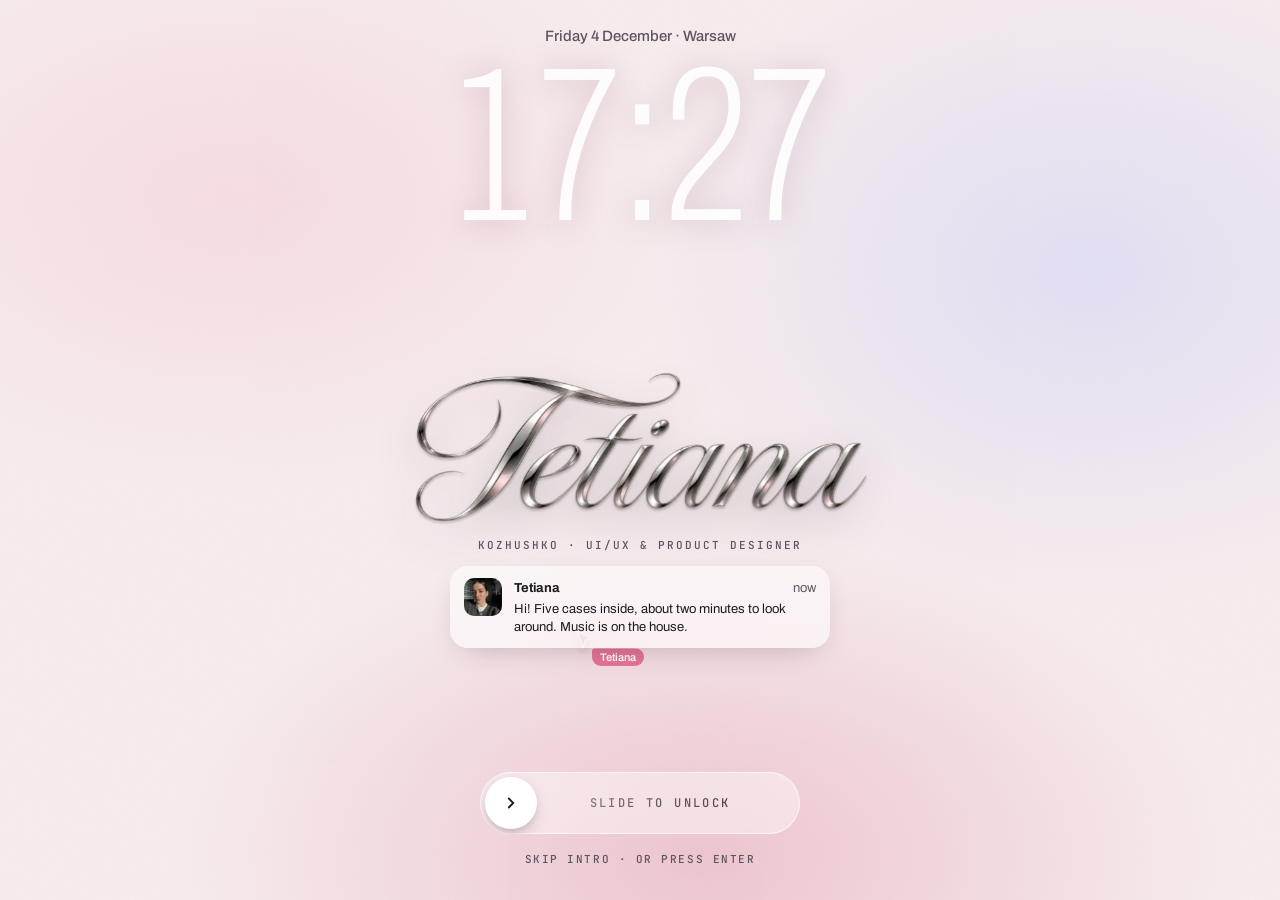
<file: index.html>
<!doctype html>
<html lang="en">
<head>
<meta charset="utf-8">
<meta name="viewport" content="width=device-width, initial-scale=1, viewport-fit=cover">
<title>Tetiana Kozhushko · Studio OS</title>
<meta name="description" content="Tetiana Kozhushko, UI/UX & Product Designer in Warsaw. Portfolio built as a little operating system.">
<link rel="preconnect" href="https://fonts.googleapis.com">
<link rel="preconnect" href="https://fonts.gstatic.com" crossorigin>
<link rel="stylesheet" href="https://fonts.googleapis.com/css2?family=Archivo:wdth,wght@62..125,300..900&family=JetBrains+Mono:wght@400;500&family=Caveat:wght@500;600&family=Roboto+Flex:opsz,wdth,wght@8..144,25..151,100..1000&display=swap">
<script>try{var t=localStorage.getItem('tos-theme');if(t==='dark')document.documentElement.dataset.theme='dark';}catch(e){}</script>
<style>
/* Studio OS: rose-aura desktop, objects as sections, windows as UI, Figma canvas inside cases */
:root{
  --rose:#E7C3CB; --rose-deep:#C98C9B; --lilac:#D8D3EC; --milk:#F7F2F1;
  --ink:#1E1A1F; --ink-soft:#5E5560; --line:rgba(30,26,31,.12);
  --glass:rgba(255,255,255,.62); --paper:#FFFFFF; --canvas:#F1EEF0;
  --sel:#3B5BFF; --hot:#E0567E; --ok:#2BB673;
  --f-display:"Archivo", "Roboto Flex", "Helvetica Neue", Arial, sans-serif;
  --f-mono:"JetBrains Mono", ui-monospace, Menlo, monospace;
  --f-hand:"Caveat", "Comic Sans MS", cursive;
  --r-win:14px; --shadow-win:0 30px 70px -20px rgba(60,30,45,.45), 0 0 0 1px rgba(30,26,31,.08);
  --ease:cubic-bezier(.2,.9,.25,1);
}
*{box-sizing:border-box}
html,body{height:100%;margin:0}
html{background:var(--milk)}
:root{--bar-top:max(8px, env(safe-area-inset-top));--run:0px}
@media (max-width:760px){:root{--run:90px}}
body{font:15px/1.55 var(--f-display);color:var(--ink);background:transparent;overflow:hidden;-webkit-font-smoothing:antialiased}
button{font:inherit;color:inherit}
a{color:inherit}
:focus-visible{outline:2px solid var(--sel);outline-offset:3px;border-radius:6px}
img{max-width:100%;display:block}
[hidden]{display:none!important}

/* ───────── wallpaper ───────── */
.wall{position:fixed;inset:0;z-index:0}
/* the page itself carries the wallpaper too: Safari paints the page background (not fixed layers) under its floating bottom bar */
html{background:var(--wp, var(--milk));background-size:100% 100lvh;background-repeat:no-repeat}
html:has(#wall[data-w="rose"]){--wp:
  radial-gradient(60% 55% at 18% 22%, #F3D4DA 0%, transparent 60%),
  radial-gradient(55% 60% at 85% 30%, #DCD6F0 0%, transparent 62%),
  radial-gradient(70% 60% at 55% 95%, #E9B9C4 0%, transparent 60%), #F4E8EA}
html:has(#wall[data-w="dusk"]){--wp:
  radial-gradient(60% 55% at 20% 25%, #C9A6C2 0%, transparent 60%),
  radial-gradient(55% 60% at 85% 30%, #8E86B8 0%, transparent 62%),
  radial-gradient(70% 60% at 55% 95%, #D88EA3 0%, transparent 60%), #B9A6BE}
html:has(#wall[data-w="milk"]){--wp:
  radial-gradient(60% 55% at 25% 20%, #FFFFFF 0%, transparent 60%),
  radial-gradient(60% 60% at 80% 85%, #EADDE0 0%, transparent 60%), #F3EEEC}
.grain{position:fixed;inset:0;z-index:1;pointer-events:none;opacity:.09;transform:translateZ(0);
  background-image:url("data:image/svg+xml,%3Csvg xmlns='http://www.w3.org/2000/svg' width='160' height='160'%3E%3Cfilter id='n'%3E%3CfeTurbulence type='fractalNoise' baseFrequency='.85' numOctaves='2' stitchTiles='stitch'/%3E%3C/filter%3E%3Crect width='100%25' height='100%25' filter='url(%23n)' opacity='.55'/%3E%3C/svg%3E")}

/* ───────── lock screen ───────── */
.lock{position:fixed;inset:0;z-index:100;display:flex;flex-direction:column;align-items:center;justify-content:space-between;
  padding:max(28px, env(safe-area-inset-top)) 20px max(28px, env(safe-area-inset-bottom));text-align:center;
  transition:transform .9s var(--ease), opacity .6s ease .2s}
.lock::before{content:"";position:absolute;inset:0;z-index:-1;background:rgba(255,255,255,.18)}
body:has(#lock:not(.gone)) .grain{opacity:.035}
.lock.gone{transform:translateY(-100%);opacity:0;pointer-events:none}
/* desktop icons stay hidden behind the lock screen (Safari otherwise shows them under its bottom bar) */
body:has(#lock:not(.gone)) :is(.desk,.menubar,.dock,.win){visibility:hidden}
/* backgrounds run under Safari's floating bottom bar (large viewport), so the bar sits on the wallpaper, not on a grey strip */
.wall,.grain,.lock{bottom:auto;height:max(100%, 100lvh)}
.lock{padding-bottom:calc(max(28px, env(safe-area-inset-bottom)) + max(0px, 100lvh - 100svh))}
.lock-top{display:grid;gap:4px;justify-items:center}
.lock-date{font:500 15px var(--f-display);color:var(--ink-soft)}
.lock-time{font:200 clamp(96px,21vw,220px)/.9 var(--f-display);font-stretch:62%;letter-spacing:-.02em;font-variant-numeric:tabular-nums;
  color:rgba(255,255,255,.9);text-shadow:0 2px 30px rgba(120,60,80,.25)}
.lock-mid{display:grid;gap:14px;justify-items:center}
.lettering{position:relative;width:min(78vw,460px);line-height:0}
.lettering img{width:100%;height:auto;filter:drop-shadow(0 2px 1px rgba(40,30,34,.25)) drop-shadow(0 16px 20px rgba(40,20,28,.22));
  /* own layer from the first frame, so iOS Safari doesn't clip the shadow to the image box while it loads */
  transform:translateZ(0);will-change:transform}
.lettering::after{content:"";position:absolute;inset:0;pointer-events:none;
  background:linear-gradient(105deg,transparent 42%,rgba(255,255,255,.85) 49%,rgba(255,255,255,0) 56%) 160% 0/260% 100% no-repeat;
  -webkit-mask:url(img/tetiana.webp) 0 0/100% 100% no-repeat;mask:url(img/tetiana.webp) 0 0/100% 100% no-repeat;
  animation:glint 6.5s cubic-bezier(.4,0,.2,1) 1.2s infinite}
@keyframes glint{0%{background-position:160% 0}35%,100%{background-position:-60% 0}}
.role{font:500 11px var(--f-mono);letter-spacing:.18em;text-transform:uppercase;color:var(--ink-soft)}
.notif{display:flex;gap:12px;align-items:flex-start;text-align:left;width:min(92vw,380px);padding:12px 14px;border-radius:18px;
  background:rgba(255,255,255,.55);backdrop-filter:blur(18px);-webkit-backdrop-filter:blur(18px);box-shadow:0 10px 30px -14px rgba(60,30,45,.35);
  animation:notif .8s var(--ease) 1.1s both}
@keyframes notif{from{transform:translateY(16px) scale(.96)}}
.notif img{width:38px;height:38px;border-radius:10px;object-fit:cover}
.notif b{font-size:13px;display:flex;justify-content:space-between;gap:10px}
.notif b span{font-weight:400;color:var(--ink-soft)}
.notif p{margin:2px 0 0;font-size:13px;line-height:1.4}
.lock-bottom{display:grid;gap:12px;justify-items:center}
.slider{position:relative;width:min(86vw,320px);height:62px;border-radius:31px;background:rgba(255,255,255,.42);
  backdrop-filter:blur(14px);-webkit-backdrop-filter:blur(14px);box-shadow:inset 0 0 0 1px rgba(255,255,255,.6);overflow:hidden;touch-action:none}
.slider-text{position:absolute;inset:0;display:grid;place-items:center;padding-left:40px;font:500 12px var(--f-mono);letter-spacing:.2em;text-transform:uppercase;
  background:linear-gradient(90deg,rgba(30,26,31,.35) 0%,rgba(30,26,31,.9) 50%,rgba(30,26,31,.35) 100%) 0 0/200% 100%;
  -webkit-background-clip:text;background-clip:text;color:transparent;animation:shine 2.6s linear infinite}
@keyframes shine{to{background-position:-200% 0}}
.knob{position:absolute;left:5px;top:5px;width:52px;height:52px;border-radius:50%;background:var(--paper);border:0;cursor:grab;
  display:grid;place-items:center;box-shadow:0 6px 16px -6px rgba(60,30,45,.5);touch-action:none}
.knob:active{cursor:grabbing}
.slider.loading::after{content:"";position:absolute;left:0;right:0;bottom:0;height:3px;background:linear-gradient(90deg,transparent,var(--hot),transparent) 0 0/40% 100% no-repeat;animation:lload 1.1s ease-in-out infinite}
.slider.loading .slider-text{animation:shine 1.2s linear infinite;padding-left:0;padding-right:56px}
.slider.loading .knob{animation:kpulse 1.1s ease-in-out infinite}
@keyframes lload{from{background-position:-40% 0}to{background-position:140% 0}}
@keyframes kpulse{50%{box-shadow:0 0 0 8px rgba(224,86,126,.18),0 6px 16px -6px rgba(60,30,45,.5)}}
.skip{background:none;border:0;font:500 11px var(--f-mono);letter-spacing:.14em;text-transform:uppercase;color:var(--ink-soft);cursor:pointer;padding:6px 10px}
.skip:hover{color:var(--ink)}

/* ───────── menu bar ───────── */
.menubar{position:fixed;inset:0 0 auto;z-index:50;display:flex;align-items:center;gap:6px;pointer-events:none;
  padding:max(8px, env(safe-area-inset-top)) max(10px, env(safe-area-inset-right)) 8px max(10px, env(safe-area-inset-left))}
.mb{pointer-events:auto;display:inline-flex;align-items:center;gap:8px;height:34px;padding:0 12px;border-radius:10px;border:0;cursor:pointer;
  background:var(--glass);backdrop-filter:blur(16px) saturate(1.3);-webkit-backdrop-filter:blur(16px) saturate(1.3);
  box-shadow:inset 0 0 0 1px rgba(255,255,255,.55), 0 2px 10px -6px rgba(60,30,45,.3);font:500 13px var(--f-display);white-space:nowrap}
.mb:hover{background:rgba(255,255,255,.8)}
.mb.logo{font:600 12px var(--f-mono);letter-spacing:.06em}
.mb.logo i{width:8px;height:8px;border-radius:50%;background:var(--ok);box-shadow:0 0 0 3px rgba(43,182,115,.2)}
.menus{display:flex;gap:6px}
.sp{flex:1}
.mb.np .cov{width:20px;height:20px;border-radius:5px;background:conic-gradient(from 200deg,#C98C9B,#8E86B8,#F3D4DA,#C98C9B)}
.mb.np .np-t{max-width:150px;overflow:hidden;text-overflow:ellipsis}
.eq{display:inline-flex;gap:2px;align-items:flex-end;height:12px}
.eq i{width:2px;height:3px;background:var(--ink);border-radius:1px}
.playing .eq i{animation:eq .8s ease-in-out infinite}
.eq i:nth-child(2){animation-delay:.25s}.eq i:nth-child(3){animation-delay:.5s}.eq i:nth-child(4){animation-delay:.12s}
@keyframes eq{0%,100%{height:3px}50%{height:12px}}
.tg{width:28px;height:16px;border-radius:8px;background:rgba(30,26,31,.18);position:relative;transition:background .2s}
.tg::after{content:"";position:absolute;top:2px;left:2px;width:12px;height:12px;border-radius:50%;background:#fff;transition:transform .25s var(--ease)}
[aria-pressed="true"] .tg{background:var(--ink)}[aria-pressed="true"] .tg::after{transform:translateX(12px)}
.mb.cta{background:var(--ink);color:#fff;box-shadow:none}
.mb.cta:hover{background:#000}
.clock{font-variant-numeric:tabular-nums}

/* ───────── desktop ───────── */
.desk{position:fixed;inset:0;z-index:2}
/* soft dim behind open windows; clicks still reach the desktop */
.dim{position:fixed;inset:0;bottom:auto;height:max(100%, 100lvh);z-index:9;pointer-events:none;background:rgba(30,26,31,.16);display:none}
.dim.on{display:block;animation:dimIn .35s var(--ease)}
@keyframes dimIn{from{opacity:0}}
.icon{position:absolute;display:grid;justify-items:center;gap:6px;width:132px;padding:6px;border:0;background:none;cursor:pointer;
  border-radius:12px;user-select:none;-webkit-user-select:none;touch-action:none;transition:transform .3s var(--ease);will-change:transform;transform:translateZ(0);backface-visibility:hidden}
.icon:hover .obj{transform:translateY(-4px) rotate(var(--tilt,0deg))}
.icon .obj{transition:transform .35s var(--ease);transform:rotate(var(--tilt,0deg));filter:drop-shadow(0 14px 14px rgba(60,30,45,.28));will-change:transform;backface-visibility:hidden}
.icon .lbl{align-self:start;font:500 12px var(--f-display);padding:2px 8px;border-radius:6px;background:rgba(255,255,255,.72);white-space:nowrap}
.icon.selected .lbl{background:var(--sel);color:#fff}
.icon.dragging{transition:none;z-index:5}
.icon.dragging .obj{transform:scale(1.05) rotate(var(--tilt,0deg))}

/* objects */
.folder{position:relative;width:104px;height:82px}
.folder .back{position:absolute;inset:8px 0 0;border-radius:6px 10px 10px 10px;background:linear-gradient(#cfc7cc,#b9b0b6)}
.folder .back::before{content:"";position:absolute;top:-8px;left:0;width:42px;height:14px;border-radius:6px 8px 0 0;background:#cfc7cc}
.folder .paper{position:absolute;left:10px;right:10px;top:2px;height:62px;border-radius:3px;background-size:cover;background-position:center;box-shadow:0 1px 3px rgba(0,0,0,.25);transition:transform .35s var(--ease)}
.icon:hover .folder .paper{transform:translateY(-10px) rotate(-3deg)}
.folder .front{position:absolute;inset:26px 0 0;border-radius:6px 6px 10px 10px;background:linear-gradient(180deg,rgba(236,230,233,.92),rgba(214,206,211,.95));
  box-shadow:inset 0 1px 0 rgba(255,255,255,.8);display:flex;align-items:flex-end;justify-content:flex-end;padding:6px}
.folder .front em{font:600 9px var(--f-mono);font-style:normal;padding:2px 5px;border-radius:3px;background:var(--hot);color:#fff;letter-spacing:.04em}
.folder .front em.live{background:var(--ok)}

.polaroid{width:96px;padding:6px 6px 22px;background:#fff;border-radius:2px;position:relative}
.polaroid img{width:100%;aspect-ratio:1;object-fit:cover}
.polaroid span{position:absolute;left:0;right:0;bottom:2px;text-align:center;font:600 14px var(--f-hand)}
.polaroid::before{content:"";position:absolute;top:-8px;left:50%;width:46px;height:16px;margin-left:-23px;background:rgba(240,220,226,.75);transform:rotate(-4deg)}

.cassette{width:112px;height:72px;border-radius:7px;background:linear-gradient(160deg,#2a2530,#1a171d);position:relative;padding:8px}
.cassette .lab{height:30px;border-radius:3px;background:linear-gradient(90deg,var(--rose) 0 50%,var(--lilac) 50%);display:flex;align-items:center;justify-content:center;gap:16px}
.cassette .lab i{width:16px;height:16px;border-radius:50%;background:#1a171d;border:3px dotted #fff}
.playing .cassette .lab i{animation:spin 2s linear infinite}
@keyframes spin{to{transform:rotate(360deg)}}
.cassette .txt{font:600 13px var(--f-hand);color:#fff;text-align:center;margin-top:4px}

.doc{width:78px;height:98px;background:#fff;border-radius:3px;position:relative;padding:12px 10px;display:grid;gap:5px;align-content:start;
  clip-path:polygon(0 0,74% 0,100% 18%,100% 100%,0 100%)}
.doc::after{content:"";position:absolute;right:0;top:0;width:26%;height:18%;background:linear-gradient(225deg,transparent 50%,#e6dfe2 50%)}
.doc i{height:4px;border-radius:2px;background:#e3dbe0}
.doc i:first-child{width:60%;background:var(--ink)}
.doc b{position:absolute;left:8px;bottom:8px;font:700 9px var(--f-mono);padding:2px 4px;border-radius:2px;background:var(--hot);color:#fff}

.sticky{position:absolute;width:190px;padding:14px 14px 18px;background:#FFF2A8;font:600 20px/1.15 var(--f-hand);color:#3a3226;
  box-shadow:0 18px 22px -14px rgba(60,40,20,.45);transform:rotate(2.5deg);z-index:1;border-radius:2px}
.sticky::before{content:"";position:absolute;top:-9px;left:60px;width:60px;height:18px;background:rgba(255,255,255,.55);transform:rotate(-3deg)}
.sticky small{display:block;font:500 10px var(--f-mono);color:#8a7a52;margin-top:8px;letter-spacing:.04em}

.mail{width:96px;height:66px;background:#fff;border-radius:4px;position:relative}
.mail::before{content:"";position:absolute;inset:0;background:linear-gradient(150deg,transparent 49%,#eadde1 50%,transparent 52%),linear-gradient(210deg,transparent 49%,#eadde1 50%,transparent 52%)}
.mail .stamp{position:absolute;right:6px;top:6px;width:20px;height:24px;background:var(--rose-deep);outline:2px dashed #fff;outline-offset:-3px}
.mail .badge{position:absolute;left:-9px;top:-9px;z-index:1}
.mail .badge .dotbadge{box-shadow:0 0 0 2px #fff}
.dotbadge{min-width:20px;height:20px;border-radius:10px;background:var(--hot);color:#fff;font:700 11px/20px var(--f-display);text-align:center;padding:0 6px}

/* ───────── windows ───────── */
.win{position:fixed;z-index:10;display:flex;flex-direction:column;background:rgba(255,255,255,.86);
  backdrop-filter:blur(28px) saturate(1.4);-webkit-backdrop-filter:blur(28px) saturate(1.4);
  border-radius:var(--r-win);box-shadow:var(--shadow-win);overflow:hidden;max-width:calc(100vw - 16px);max-height:calc(100vh - 70px);
  transform-origin:var(--ox,50%) var(--oy,50%)}
.win.opening{animation:winIn .45s var(--ease) both}
.win.closing{animation:winOut .28s ease-in both}
@keyframes winIn{from{transform:scale(.25);opacity:0}}
@keyframes winOut{to{transform:scale(.3);opacity:0}}
.win.inactive{box-shadow:0 18px 40px -20px rgba(60,30,45,.35),0 0 0 1px rgba(30,26,31,.06)}
.win.inactive .lights i{background:#d6cfd3!important}
.titlebar{display:flex;align-items:center;gap:10px;padding:10px 12px;cursor:grab;user-select:none;-webkit-user-select:none;touch-action:none;border-bottom:1px solid var(--line);flex:none}
.titlebar:active{cursor:grabbing}
.lights{display:flex;gap:7px}
.lights i,.lights button{width:12px;height:12px;border-radius:50%;border:0;padding:0;cursor:pointer;display:block}
.lights .c{background:#FF5F57}.lights .m{background:#FEBC2E}.lights .z{background:#28C840}
.titlebar .t{flex:1;text-align:center;font:500 12px var(--f-mono);color:var(--ink-soft);overflow:hidden;text-overflow:ellipsis;white-space:nowrap;padding-right:46px}
.wbody{overflow:auto;flex:1;min-height:0;overscroll-behavior:contain}

/* case window = figma file */
.fig{display:grid;grid-template-columns:180px minmax(0,1fr) 220px;height:100%;min-height:0}
.fig-side{border-right:1px solid var(--line);padding:12px 10px;display:grid;gap:2px;align-content:start;font-size:12px;overflow:auto}
.fig-side h4,.fig-props h4{margin:0 0 6px;font:600 10px var(--f-mono);letter-spacing:.08em;text-transform:uppercase;color:var(--ink-soft)}
.layer{display:flex;gap:8px;align-items:center;padding:5px 8px;border-radius:6px;cursor:pointer;border:0;background:none;text-align:left;width:100%;font-size:12px}
.layer:hover{background:rgba(30,26,31,.05)}
.layer.on{background:rgba(59,91,255,.12);color:var(--sel)}
.layer::before{content:"#";font:500 11px var(--f-mono);opacity:.5}
.fig-canvas{background:var(--canvas);background-image:radial-gradient(rgba(30,26,31,.12) 1px,transparent 1.2px);background-size:18px 18px;overflow:auto;padding:28px;display:grid;gap:34px;align-content:start;scroll-behavior:smooth}
.frame-l{font:500 11px var(--f-mono);color:var(--ink-soft);margin-bottom:6px}
.frame{background:#fff;border-radius:2px;padding:22px;position:relative;box-shadow:0 1px 2px rgba(0,0,0,.06)}
.frame.sel{outline:1.5px solid var(--sel)}
.frame.sel::before,.frame.sel::after{content:"";position:absolute;width:7px;height:7px;background:#fff;border:1.5px solid var(--sel)}
.frame.sel::before{left:-4px;top:-4px}.frame.sel::after{right:-4px;bottom:-4px}
.frame.cover{padding:0;overflow:hidden}
.frame.cover img{width:100%;aspect-ratio:808/632;object-fit:cover}
.case-h{font:800 clamp(28px,4vw,46px)/1 var(--f-display);font-stretch:112%;letter-spacing:-.025em;margin:0 0 10px}
.case-lede{font-size:16px;margin:0;max-width:60ch}
.chips{display:flex;flex-wrap:wrap;gap:6px;margin-top:14px}
.chip{font:500 11px var(--f-mono);padding:4px 9px;border-radius:999px;background:#F3EDF0;border:1px solid var(--line)}
.steps{display:grid;grid-template-columns:repeat(auto-fit,minmax(150px,1fr));gap:10px}
.step{border:1px dashed rgba(30,26,31,.22);border-radius:8px;padding:12px;font-size:13px}
.step b{display:block;font:600 10px var(--f-mono);letter-spacing:.06em;text-transform:uppercase;color:var(--sel);margin-bottom:4px}
.cmt{position:relative;display:flex;gap:10px;align-items:flex-start;max-width:360px;padding:10px 12px;border-radius:4px 14px 14px 14px;background:#fff;
  box-shadow:0 10px 24px -12px rgba(60,30,45,.35),0 0 0 1px var(--line);font-size:13px;margin-left:24px}
.cmt::before{content:"";position:absolute;left:-26px;top:-4px;width:22px;height:22px;border-radius:50% 50% 50% 0;background:var(--hot);transform:rotate(-45deg)}
.cmt img{width:24px;height:24px;border-radius:50%;object-fit:cover}
.cmt b{font-size:12px}
.cmt p{margin:2px 0 0}
.cta-row{display:flex;flex-wrap:wrap;gap:8px}
.btn{display:inline-flex;align-items:center;gap:8px;height:40px;padding:0 16px;border-radius:10px;border:0;background:var(--ink);color:#fff;
  text-decoration:none;font:600 13px var(--f-display);cursor:pointer;transition:transform .2s var(--ease)}
.btn:hover{transform:translateY(-2px)}
.btn.ghost{background:transparent;color:var(--ink);box-shadow:inset 0 0 0 1px rgba(30,26,31,.25)}
.fig-props{border-left:1px solid var(--line);padding:12px;display:grid;gap:16px;align-content:start;font-size:12px;overflow:auto}
.prop{display:grid;grid-template-columns:minmax(70px,max-content) minmax(0,1fr);gap:4px 10px}
.prop > *{min-width:0;overflow-wrap:anywhere}
.prop span{color:var(--ink-soft)}
.inspect-note{font:600 16px/1.2 var(--f-hand);color:var(--hot)}


/* rich case: screens with comment pins */
.tldr{display:grid;grid-template-columns:repeat(2,minmax(0,1fr));gap:14px 22px;margin-top:14px}
.tldr b{display:block;font:600 10px var(--f-mono);letter-spacing:.08em;text-transform:uppercase;color:var(--sel);margin-bottom:3px}
.tldr p{margin:0;font-size:14px;line-height:1.5}
.frame.shot{padding:0;overflow:visible}
.shot-head{display:grid;grid-template-columns:minmax(0,1fr) minmax(0,1.3fr);gap:18px;padding:20px 22px;border-bottom:1px solid var(--line)}
.shot-head b{font:800 22px/1.1 var(--f-display);font-stretch:108%;letter-spacing:-.015em;overflow-wrap:break-word;min-width:0}
.shot-head p{margin:0;font-size:13.5px;color:var(--ink-soft)}
.shot-img{position:relative}
.ba{position:relative;overflow:hidden;border-radius:10px;user-select:none;-webkit-user-select:none;touch-action:pan-y;cursor:ew-resize}
.ba img{width:100%;height:auto;display:block;pointer-events:none}
.ba-b{position:absolute;inset:0;clip-path:inset(0 calc(100% - var(--p)) 0 0)}
.ba-h{position:absolute;top:0;bottom:0;left:var(--p);width:3px;margin-left:-1.5px;background:#2F55D4;pointer-events:none}
.ba-h i{position:absolute;top:50%;left:50%;width:46px;height:46px;margin:-23px 0 0 -23px;border-radius:50%;background:#2F55D4;box-shadow:0 6px 18px rgba(47,85,212,.35)}
.ba-h i::before,.ba-h i::after{content:"";position:absolute;top:50%;width:7px;height:7px;margin-top:-4.5px;border:solid #fff;border-width:0 0 2.5px 2.5px}
.ba-h i::before{left:13px;transform:rotate(45deg)}.ba-h i::after{right:13px;transform:rotate(-135deg)}
.ba-t{position:absolute;top:12px;padding:4px 10px;border-radius:99px;font:600 12px/1.4 var(--sans,inherit);background:rgba(30,26,31,.82);color:#fff;pointer-events:none}
.ba-t.l{left:12px}.ba-t.r{right:12px;background:#2F55D4}
@media (max-width:600px){.ba-t{top:8px;padding:3px 8px;font-size:10.5px}.ba-t.l{left:8px}.ba-t.r{right:8px}.ba-h i{width:38px;height:38px;margin:-19px 0 0 -19px}.ba-h i::before{left:10px}.ba-h i::after{right:10px}}
.ba input{position:absolute;inset:0;width:100%;height:100%;opacity:0;margin:0;pointer-events:none}
.ba input:focus-visible + *, .ba:has(input:focus-visible){outline:2px solid #2F55D4;outline-offset:3px}
.ba-hint{margin:10px 2px 0;font-size:13px;opacity:.6}
.shot-img img{width:100%;height:auto;display:block}
.pin{position:absolute;transform:translate(-50%,-100%);width:30px;height:30px;padding:0;border:0;background:none;cursor:pointer;z-index:2}
.pin > span:first-child{display:grid;place-items:center;width:30px;height:30px;border-radius:50% 50% 50% 0;transform:rotate(-45deg);background:var(--hot);color:#fff;
  box-shadow:0 0 0 3px #fff,0 8px 16px -6px rgba(60,30,45,.6);font:700 12px var(--f-display);transition:transform .25s var(--ease)}
.pin > span:first-child > *{transform:rotate(45deg)}
.pin:hover > span:first-child,.pin.open > span:first-child{transform:rotate(-45deg) scale(1.12)}
.pin-n i{display:block;font-style:normal}
.pin::before{content:"";position:absolute;left:50%;top:50%;width:30px;height:30px;margin:-15px 0 0 -15px;border-radius:50%;background:var(--hot);opacity:.5;animation:pinPulse 1.8s ease-out infinite;pointer-events:none}
.pin:nth-of-type(2)::before{animation-delay:.6s}.pin:nth-of-type(3)::before{animation-delay:1.2s}
.pin.open::before,.pin:hover::before{animation:none;opacity:0}
.pin.open,.pin:hover,.pin:focus-visible{z-index:6}
@keyframes pinPulse{0%{transform:scale(.9);opacity:.55}70%,100%{transform:scale(2.1);opacity:0}}
.pin-c{position:absolute;left:24px;top:-6px;width:270px;display:none;gap:10px;padding:10px 12px;border-radius:4px 14px 14px 14px;background:#fff;text-align:left;
  box-shadow:0 14px 30px -12px rgba(60,30,45,.45),0 0 0 1px var(--line);font:400 13px/1.45 var(--f-display);color:var(--ink);cursor:default;z-index:3}
.pin-c img{width:24px;height:24px;border-radius:50%;object-fit:cover;flex:none}
.pin-c b{display:block;font-size:12px}
.pin.open .pin-c,.pin:hover .pin-c,.pin:focus-visible .pin-c{display:flex}
.pin.right .pin-c{left:auto;right:24px;border-radius:14px 4px 14px 14px}
.no-pins .pin{display:none}
.cmt-toggle{display:flex;align-items:center;justify-content:space-between;width:100%;gap:8px;padding:6px 8px;border-radius:8px;border:1px solid var(--line);background:#fff;cursor:pointer;font-size:12px}
.hint{margin:6px 0 0;font-size:11px;color:var(--ink-soft)}

/* multiplayer cursor */
.mcur{position:fixed;left:0;top:0;z-index:9;pointer-events:none;will-change:transform}
.mcur.flip .tag{left:auto;right:2px;border-radius:10px 4px 10px 10px}
.mcur.flip .say{left:auto;right:2px;border-radius:12px 4px 12px 12px}
.mcur.up .say{top:auto;bottom:6px}
.mcur svg{display:block;filter:drop-shadow(0 2px 3px rgba(60,30,45,.35))}
.mcur .tag{position:absolute;left:16px;top:18px;width:max-content;padding:3px 8px;border-radius:4px 10px 10px 10px;background:var(--hot);color:#fff;font:600 11px var(--f-display);white-space:nowrap}
.mcur .say{position:absolute;left:16px;top:42px;width:max-content;max-width:260px;padding:7px 10px;border-radius:4px 12px 12px 12px;background:#fff;color:var(--ink);
  font:500 12.5px/1.35 var(--f-display);box-shadow:0 12px 24px -12px rgba(60,30,45,.5),0 0 0 1px var(--line);opacity:0;transform:translateY(-4px);transition:.3s var(--ease)}
.mcur.talk .say{opacity:1;transform:none}

/* inspect / dev mode */
.insp-box{position:fixed;z-index:95;pointer-events:none;outline:1.5px solid #F24822;background:rgba(242,72,34,.06)}
.insp-size{position:absolute;left:50%;bottom:-22px;transform:translateX(-50%);padding:1px 6px;border-radius:3px;background:#F24822;color:#fff;font:600 10px var(--f-mono);white-space:nowrap}
.insp-line{position:fixed;z-index:95;pointer-events:none;background:#F24822}
.insp-line span{position:absolute;padding:1px 5px;border-radius:3px;background:#F24822;color:#fff;font:600 10px var(--f-mono);white-space:nowrap}
.insp-card{position:fixed;z-index:96;right:max(12px, env(safe-area-inset-right));top:56px;width:250px;padding:12px;border-radius:12px;background:rgba(30,26,31,.92);color:#fff;
  backdrop-filter:blur(16px);-webkit-backdrop-filter:blur(16px);font:500 11px/1.5 var(--f-mono);box-shadow:0 20px 40px -20px rgba(0,0,0,.6)}
.insp-card h5{margin:0 0 8px;font:600 10px var(--f-mono);letter-spacing:.1em;text-transform:uppercase;color:#FF8A6B}
.insp-card .el{font:600 13px var(--f-display);margin-bottom:8px;color:#fff;overflow-wrap:anywhere}
.insp-card dl{display:grid;grid-template-columns:78px 1fr;gap:3px 8px;margin:0}
.insp-card dt{color:rgba(255,255,255,.55)}
.insp-card dd{margin:0;display:flex;align-items:center;gap:6px;min-width:0;overflow-wrap:anywhere}
.insp-card .sw{width:10px;height:10px;border-radius:3px;box-shadow:0 0 0 1px rgba(255,255,255,.4);flex:none}
.insp-card .tok{color:#B9A6FF}
.insp-card p{margin:10px 0 0;color:rgba(255,255,255,.55);font-size:10px}
body.inspect, body.inspect *{cursor:crosshair!important}

/* command palette + shortcuts */
.veil{position:fixed;inset:0;z-index:110;background:rgba(30,26,31,.18);display:flex;align-items:flex-start;justify-content:center;padding:14vh 16px 0}
.palette{width:min(560px,100%);border-radius:14px;background:rgba(255,255,255,.92);backdrop-filter:blur(24px);-webkit-backdrop-filter:blur(24px);box-shadow:var(--shadow-win);overflow:hidden}
.palette input{width:100%;border:0;outline:0;background:transparent;padding:16px 18px;font:500 16px var(--f-display);color:var(--ink);border-bottom:1px solid var(--line)}
.palette ul{list-style:none;margin:0;padding:6px;max-height:50vh;overflow:auto}
.palette li{display:flex;align-items:center;gap:10px;padding:9px 12px;border-radius:8px;cursor:pointer;font-size:14px}
.palette li.on{background:var(--sel);color:#fff}
.palette li small{margin-left:auto;font:500 11px var(--f-mono);opacity:.6}
.palette li .ic{width:22px;text-align:center;font:600 12px var(--f-mono)}
.palette .empty{padding:14px 18px;color:var(--ink-soft);font-size:13px}
.keys{width:min(460px,100%);padding:18px 20px;border-radius:14px;background:rgba(255,255,255,.94);backdrop-filter:blur(24px);-webkit-backdrop-filter:blur(24px);box-shadow:var(--shadow-win)}
.keys h3{margin:0 0 12px;font:800 20px var(--f-display);font-stretch:108%}
.keys dl{display:grid;grid-template-columns:auto 1fr;gap:9px 14px;margin:0;align-items:center;font-size:14px}
.keys dt{display:flex;gap:4px}
kbd{display:inline-grid;place-items:center;min-width:26px;height:26px;padding:0 7px;border-radius:6px;background:#fff;box-shadow:0 0 0 1px var(--line),0 2px 0 rgba(30,26,31,.12);font:600 12px var(--f-mono);color:var(--ink)}
.keys p{margin:14px 0 0;font-size:12px;color:var(--ink-soft)}
.kbd-hint{font:600 12px var(--f-mono)}
@media (max-width:760px){.mcur,.insp-card{display:none}}

/* visitor cursor */
@media (pointer:fine){
  body.ccur, body.ccur *{cursor:none!important}
  body.ccur input:not([type=range]), body.ccur textarea{cursor:text!important}
  body.ccur.inspect, body.ccur.inspect *{cursor:crosshair!important}
}
.ucur{position:fixed;left:0;top:0;z-index:300;pointer-events:none;opacity:0;transition:opacity .2s}
.ucur.show{opacity:1}
.inspect .ucur{opacity:0}
.ucur svg{display:block;transition:transform .15s var(--ease);transform-origin:2px 2px;filter:drop-shadow(0 2px 3px rgba(30,26,31,.35))}
.ucur.down svg{transform:scale(.85)}
.ucur .you{position:absolute;left:15px;top:17px;width:max-content;padding:3px 8px;border-radius:4px 10px 10px 10px;background:var(--sel);color:#fff;
  font:600 11px var(--f-display);transition:transform .25s var(--ease),background .25s}
.ucur .you em{font-style:normal;font-weight:500;opacity:.85}
.ucur.hot .you{transform:translate(2px,2px) scale(1.04)}
.ucur.hot svg path{fill:var(--ink)}
/* about */
.about{display:grid;grid-template-columns:200px minmax(0,1fr);gap:26px;padding:26px}
.about .polaroid{width:100%;transform:rotate(-3deg);padding:10px 10px 38px;box-shadow:0 18px 30px -16px rgba(60,30,45,.45)}
.about .polaroid span{font-size:20px;bottom:6px}
.about h2{font:800 34px/1 var(--f-display);font-stretch:112%;letter-spacing:-.02em;margin:0 0 12px}
.about p{margin:0 0 12px;max-width:58ch}
.facts{display:grid;grid-template-columns:repeat(auto-fit,minmax(150px,1fr));gap:8px;margin:16px 0}
.fact{padding:10px 12px;border-radius:10px;background:#F6F1F3;font-size:13px}
.fact b{display:block;font:600 10px var(--f-mono);letter-spacing:.06em;text-transform:uppercase;color:var(--ink-soft)}
.timeline{display:grid;gap:0;border-left:2px solid var(--line);margin:10px 0 0 6px}
.tl{position:relative;padding:0 0 14px 18px;font-size:13px}
.tl::before{content:"";position:absolute;left:-7px;top:4px;width:12px;height:12px;border-radius:50%;background:#fff;border:2px solid var(--rose-deep)}
.tl.now::before{background:var(--ok);border-color:var(--ok)}
.tl b{display:block;font-size:14px}
.tl span{font:500 11px var(--f-mono);color:var(--ink-soft)}
.h3{font:600 10px var(--f-mono);letter-spacing:.08em;text-transform:uppercase;color:var(--ink-soft);margin:18px 0 6px}

/* playlist */
.pl{display:grid;gap:0}
.yt-wrap{position:relative;aspect-ratio:16/9;background:#1a171d}
.yt-wrap #yt,.yt-wrap iframe{position:absolute;inset:0;width:100%;height:100%}
.yt-wrap .ph{position:absolute;inset:0;display:grid;place-items:center;color:#fff;font:500 12px var(--f-mono);letter-spacing:.06em;text-align:center;padding:20px;
  background:radial-gradient(60% 80% at 30% 30%,#C98C9B 0%,transparent 70%),radial-gradient(60% 80% at 80% 70%,#8E86B8 0%,transparent 70%),#2a2530}
.controls{display:flex;align-items:center;gap:10px;padding:12px 14px;border-bottom:1px solid var(--line)}
.cbtn{width:38px;height:38px;border-radius:50%;border:0;background:#F3EDF0;cursor:pointer;display:grid;place-items:center}
.cbtn.main{width:46px;height:46px;background:var(--ink);color:#fff}
.cbtn svg{width:16px;height:16px;fill:currentColor}
.now-t{flex:1;min-width:0}
.controls{flex-wrap:wrap}
.vol{order:5;flex:1 1 100%;display:flex;align-items:center;gap:10px}
.vol .cbtn{flex:none}
.vol input{flex:1;min-width:0;height:4px;margin:0;-webkit-appearance:none;appearance:none;border-radius:4px;cursor:pointer;
  background:linear-gradient(90deg,var(--ink) var(--v,70%),#E6DCE1 var(--v,70%))}
.vol input::-webkit-slider-thumb{-webkit-appearance:none;width:16px;height:16px;border-radius:50%;background:#fff;border:2px solid var(--ink);box-shadow:0 1px 3px rgba(0,0,0,.2)}
.vol input::-moz-range-thumb{width:14px;height:14px;border-radius:50%;background:#fff;border:2px solid var(--ink)}
.ios .vol input{display:none}
.ios .vol{flex:none}
.now-t b{display:block;font-size:13px;white-space:nowrap;overflow:hidden;text-overflow:ellipsis}
.now-t span{font:500 11px var(--f-mono);color:var(--ink-soft)}
.tracks{list-style:none;margin:0;padding:8px}
.track{display:grid;grid-template-columns:42px minmax(0,1fr) auto;gap:12px;align-items:center;padding:8px;border-radius:10px;border:0;background:none;width:100%;text-align:left;cursor:pointer}
.track:hover{background:rgba(30,26,31,.05)}
.track.on{background:rgba(201,140,155,.18)}
.track .art{width:42px;height:42px;border-radius:8px;position:relative;overflow:hidden}
.track .art::after{content:"";position:absolute;inset:30%;border-radius:50%;background:rgba(255,255,255,.35)}
.track b{display:block;font-size:13px;font-weight:600;line-height:1.3}
.track .meta{display:block;font:500 11px var(--f-mono);color:var(--ink-soft)}
.track .n{font:500 11px var(--f-mono);color:var(--ink-soft)}
.pl-foot{padding:10px 16px 14px;font:500 11px var(--f-mono);color:var(--ink-soft)}
.win.mini{left:auto!important;top:auto!important;right:max(16px, env(safe-area-inset-right));bottom:calc(max(12px, env(safe-area-inset-bottom)) + 76px);
  width:340px!important;height:auto!important;max-height:none;border-radius:16px}
.win.mini .titlebar{padding:8px 10px;cursor:default}
.win.mini .titlebar .t::before{content:"● ";color:var(--hot)}
.win.mini .pl{grid-template-columns:136px minmax(0,1fr);align-items:center}
.win.mini .yt-wrap{margin:10px 0 10px 10px;border-radius:8px;overflow:hidden}
.win.mini .yt-wrap .ph{font-size:10px;padding:6px}
.win.mini .controls{flex-wrap:wrap;border:0;padding:10px 12px;gap:8px}
.win.mini .now-t{order:-1;flex:1 1 100%}
.win.mini .cbtn{width:32px;height:32px}.win.mini .cbtn.main{width:38px;height:38px}
.win.mini .vol{order:0;flex:1 1 60px;gap:8px}
.win.mini .tracks,.win.mini .pl-foot{display:none}
.expand{display:none;margin-left:auto;border:0;background:none;font:500 11px var(--f-mono);color:var(--ink-soft);cursor:pointer;padding:2px 4px}
.win.mini .expand{display:block}

/* cv preview */
.pdfv{display:flex;flex-direction:column;height:100%}
.pdf-tools{display:flex;align-items:center;gap:8px;padding:10px 12px;border-bottom:1px solid var(--line);font:500 11px var(--f-mono);color:var(--ink-soft);flex-wrap:wrap}
.pdf-tools .btn{height:34px;font-size:12px}
.pdf-frame{flex:1;min-height:0;overflow:auto;background:#E3DCE0;padding:22px}
.pdf-page{display:block;max-width:640px;margin:0 auto;box-shadow:0 20px 40px -20px rgba(60,30,45,.5);cursor:zoom-in}
.pdf-page img{width:100%;height:auto}
/* contact */
.contact{padding:26px;display:grid;gap:16px}
.contact h2{font:800 34px/1 var(--f-display);font-stretch:112%;letter-spacing:-.02em;margin:0}
.row{display:flex;align-items:center;gap:12px;padding:12px 14px;border-radius:12px;background:#F6F1F3;flex-wrap:wrap}
.row b{font:600 10px var(--f-mono);letter-spacing:.08em;text-transform:uppercase;color:var(--ink-soft);width:84px}
.row a,.row code{flex:1;min-width:0;font:500 14px var(--f-display);text-decoration:none;overflow-wrap:anywhere}
.row a:hover{text-decoration:underline}
.copy{border:0;background:#fff;border-radius:8px;padding:6px 10px;font:600 11px var(--f-mono);cursor:pointer;box-shadow:0 0 0 1px var(--line)}
.ways{display:grid;grid-template-columns:repeat(auto-fit,minmax(200px,1fr));gap:10px}
.way{border:1px solid var(--line);border-radius:12px;padding:14px;font-size:13px}
.way b{display:block;font-size:15px;margin-bottom:4px}

/* context menu + toast */
.ctx{position:fixed;z-index:80;min-width:210px;padding:6px;border-radius:12px;background:rgba(255,255,255,.85);backdrop-filter:blur(20px);-webkit-backdrop-filter:blur(20px);box-shadow:var(--shadow-win)}
.ctx button{display:flex;justify-content:space-between;gap:20px;width:100%;padding:7px 10px;border:0;background:none;border-radius:7px;font-size:13px;cursor:pointer;text-align:left}
.ctx button:hover{background:var(--sel);color:#fff}
.ctx kbd{font:500 11px var(--f-mono);opacity:.6}
.ctx hr{border:0;border-top:1px solid var(--line);margin:4px 6px}
.toast{position:fixed;left:50%;bottom:28px;z-index:120;transform:translate(-50%,20px);opacity:0;padding:10px 16px;border-radius:12px;background:var(--ink);color:#fff;font-size:13px;transition:.35s var(--ease);pointer-events:none}
.toast.show{transform:translate(-50%,0);opacity:1}

/* dock */
.dock{position:fixed;left:50%;bottom:max(12px, env(safe-area-inset-bottom));transform:translateX(-50%);z-index:40;display:flex;gap:6px;padding:8px;border-radius:20px;
  background:var(--glass);backdrop-filter:blur(18px) saturate(1.3);-webkit-backdrop-filter:blur(18px) saturate(1.3);box-shadow:inset 0 0 0 1px rgba(255,255,255,.55),0 10px 30px -14px rgba(60,30,45,.4)}
.dock button{position:relative;width:46px;height:46px;border-radius:12px;border:0;cursor:pointer;display:grid;place-items:center;font:700 13px var(--f-mono);color:#fff;transition:transform .25s var(--ease)}
.dock button:hover{transform:translateY(-8px) scale(1.12)}
.dock button::after{content:attr(data-tip);position:absolute;bottom:58px;left:50%;transform:translateX(-50%);padding:4px 8px;border-radius:6px;background:var(--ink);color:#fff;font:500 11px var(--f-display);white-space:nowrap;opacity:0;pointer-events:none;transition:.2s}
.dock button:hover::after{opacity:1}
.dock .open::before{content:"";position:absolute;bottom:-6px;width:4px;height:4px;border-radius:50%;background:var(--ink)}
.dock .sep{width:1px;background:var(--line);margin:4px 2px}

/* gravity */
.gravity .icon{transition:none}
.gravity .sticky{transition:transform .8s var(--ease)}

/* ───────── phone: home screen ───────── */
/* ───────── tablets ───────── */
/* menu bar: the music pill keeps its cover only, then the section menus step aside (the dock has them) */
@media (min-width:761px) and (max-width:1100px){ .mb.np .np-t{display:none} .mb.np{gap:6px} }
@media (min-width:761px) and (max-width:920px){ .menus{display:none} }
/* case file: two columns, the inspector sits under the layers instead of squeezing the canvas */
@media (min-width:761px) and (max-width:1000px){
  .fig{grid-template-columns:170px minmax(0,1fr);grid-template-rows:minmax(0,auto) minmax(140px,1fr)}
  .fig-side{grid-column:1;grid-row:1;overflow:auto;border-bottom:1px solid var(--line)}
  .fig-props{grid-column:1;grid-row:2;border-left:0;border-right:1px solid var(--line)}
  .fig-canvas{grid-column:2;grid-row:1/3;padding:22px}
  .about{grid-template-columns:160px minmax(0,1fr);gap:20px;padding:22px}
}
/* touch tablets: one tap opens, like on a phone */
@media (min-width:761px) and (pointer:coarse){
  .sticky small .d{display:none}
  .sticky small .m{display:inline!important}
}
@media (max-width:760px){
  /* the page itself never scrolls on phones: only the desktop layer does, so Safari's bar always sits on the page-background wallpaper */
  body{overflow:hidden}
  html{height:calc(100% + var(--run));background-size:100% calc(100lvh + var(--run))}
  html,body{overscroll-behavior:none}
  html{scrollbar-width:none}
  html::-webkit-scrollbar{display:none}
  .dim{display:none!important}
  .menus,.mb.grav,.mb.clock{display:none}
  .sticky small .d{display:none}
  .sticky small .m{display:inline!important}
  .mb.np .np-t{max-width:90px}
  .desk{position:fixed;inset:0;overflow-y:auto;overscroll-behavior-y:contain;-webkit-overflow-scrolling:touch;padding:calc(var(--bar-top) + 74px) max(16px, env(safe-area-inset-right)) calc(120px + var(--mini-h,0px)) max(16px, env(safe-area-inset-left));
    display:grid;grid-template-columns:repeat(3,minmax(0,1fr));gap:22px 8px;align-content:start}
  .icon{position:static;width:auto;transform:none!important;align-content:start}
  .icon .obj{transform:scale(.78) rotate(var(--tilt,0deg))}
  .sticky{position:relative;grid-column:1/-1;width:auto;left:auto!important;top:auto!important;order:-1}
  .win{inset:auto 0 0 0!important;width:100%!important;height:calc(100% - 56px)!important;max-height:none;max-width:none;border-radius:18px 18px 0 0}
  .win.opening{animation:sheetIn .45s var(--ease) both}
  .win.closing{animation:sheetOut .3s ease-in both}
  .win.mini{height:auto!important;width:100%!important;left:0!important;right:0;bottom:0;border-radius:16px 16px 0 0;padding-bottom:max(8px, env(safe-area-inset-bottom))}
  .titlebar{cursor:default}
  .fig{grid-template-columns:1fr}
  .fig-side,.fig-props{display:none}
  .fig-canvas{padding:16px}
  /* sheets run under Safari's floating toolbar; content scrolls clear of it */
  .win:not(.mini){top:calc(var(--bar-top) + 58px)!important;bottom:auto!important;height:max(calc(100% - var(--bar-top) - 58px), calc(100lvh - var(--bar-top) - 58px))!important}
  .fig-canvas,.trashw{padding-bottom:calc(96px + env(safe-area-inset-bottom))}
  .win:not(.mini) .wbody:not(:has(.fig,.trashw,.pdfv))::after{content:"";display:block;height:calc(84px + env(safe-area-inset-bottom))}
  .shot-head{grid-template-columns:1fr;gap:6px;padding:16px}
  .shot-head b{font-size:20px}
  .trashw{padding:16px}
  .about{grid-template-columns:1fr;padding:18px}
  .about .polaroid{width:170px}
  .dock{display:none}
}

/* ───────── dark theme: same tokens, night values. Paper objects on the desk stay paper. ───────── */
.mb.thm{width:34px;padding:0;justify-content:center}
.mb.thm svg{width:16px;height:16px}
.mb.thm .sun{display:none}
html[data-theme="dark"] .mb.thm .sun{display:block}
html[data-theme="dark"] .mb.thm .moon{display:none}
html.theme-anim *, html.theme-anim *::before, html.theme-anim *::after{transition:background-color .45s ease, color .45s ease, border-color .45s ease, box-shadow .45s ease!important}
html[data-theme="dark"]{color-scheme:dark;
  --milk:#141116; --ink:#F2ECEF; --ink-soft:#A99FA8; --line:rgba(255,255,255,.12);
  --glass:rgba(42,36,44,.62); --paper:#221D24; --canvas:#161318;
  --shadow-win:0 30px 70px -20px rgba(0,0,0,.75), 0 0 0 1px rgba(255,255,255,.08);
  --on-ink:#141116; --surface:#2A242C; --surface-2:#1C181E}
/* dark versions of the three wallpapers, so "Change wallpaper" works at night too */
html[data-theme="dark"]:has(#wall[data-w="rose"]){--wp:
  radial-gradient(60% 55% at 18% 22%, #3A2433 0%, transparent 60%),
  radial-gradient(55% 60% at 85% 30%, #262447 0%, transparent 62%),
  radial-gradient(70% 60% at 55% 95%, #43263A 0%, transparent 60%), #151218}
html[data-theme="dark"]:has(#wall[data-w="dusk"]){--wp:
  radial-gradient(60% 55% at 20% 25%, #4A3570 0%, transparent 60%),
  radial-gradient(55% 60% at 85% 30%, #24407A 0%, transparent 62%),
  radial-gradient(70% 60% at 55% 95%, #6E2F5C 0%, transparent 60%), #171631}
html[data-theme="dark"]:has(#wall[data-w="milk"]){--wp:
  radial-gradient(60% 55% at 25% 20%, #4A4446 0%, transparent 60%),
  radial-gradient(60% 60% at 80% 85%, #3A3034 0%, transparent 60%), #232022}
html[data-theme="dark"] .grain{opacity:.06}
html[data-theme="dark"] .lock::before{background:rgba(0,0,0,.12)}
html[data-theme="dark"] .notif{background:rgba(42,36,44,.6)}
html[data-theme="dark"] .slider{background:rgba(42,36,44,.5);box-shadow:inset 0 0 0 1px rgba(255,255,255,.1)}
html[data-theme="dark"] .slider-text{background-image:linear-gradient(90deg,rgba(242,236,239,.3) 0%,rgba(242,236,239,.95) 50%,rgba(242,236,239,.3) 100%)}
html[data-theme="dark"] .mb{box-shadow:inset 0 0 0 1px rgba(255,255,255,.08), 0 2px 10px -6px rgba(0,0,0,.5)}
html[data-theme="dark"] .mb:hover{background:rgba(64,56,66,.85)}
html[data-theme="dark"] .mb.cta{background:var(--ink);color:var(--on-ink)}
html[data-theme="dark"] .mb.cta:hover{background:#fff}
html[data-theme="dark"] .tg{background:rgba(255,255,255,.2)}
html[data-theme="dark"] [aria-pressed="true"] .tg{background:var(--sel)}
html[data-theme="dark"] .icon .lbl{background:rgba(30,26,32,.78);color:var(--ink)}
html[data-theme="dark"] .icon.selected .lbl{background:var(--sel);color:#fff}
html[data-theme="dark"] .icon .obj{filter:drop-shadow(0 14px 14px rgba(0,0,0,.5))}
html[data-theme="dark"] .doc i:first-child{background:#1E1A1F}
html[data-theme="dark"] .polaroid span{color:#1E1A1F}
html[data-theme="dark"] .win{background:rgba(28,24,30,.9)}
html[data-theme="dark"] .win.inactive{box-shadow:0 18px 40px -20px rgba(0,0,0,.6),0 0 0 1px rgba(255,255,255,.06)}
html[data-theme="dark"] .win.inactive .lights i, html[data-theme="dark"] .win.inactive .lights button{background:#4a434c!important}
html[data-theme="dark"] .layer:hover, html[data-theme="dark"] .track:hover{background:rgba(255,255,255,.06)}
html[data-theme="dark"] .layer.on{background:rgba(59,91,255,.22);color:#9DB0FF}
html[data-theme="dark"] .fig-canvas{background-image:radial-gradient(rgba(255,255,255,.08) 1px,transparent 1.2px)}
html[data-theme="dark"] .frame{background:var(--paper);box-shadow:0 1px 2px rgba(0,0,0,.4),0 0 0 1px rgba(255,255,255,.05)}
html[data-theme="dark"] .frame.sel::before, html[data-theme="dark"] .frame.sel::after{background:var(--paper)}
html[data-theme="dark"] .chip, html[data-theme="dark"] .cbtn, html[data-theme="dark"] .fact, html[data-theme="dark"] .row{background:var(--surface)}
html[data-theme="dark"] .cbtn.main{background:var(--ink);color:var(--on-ink)}
html[data-theme="dark"] .step{border-color:rgba(255,255,255,.2)}
html[data-theme="dark"] .tldr b, html[data-theme="dark"] .step b{color:#8FA3FF}
html[data-theme="dark"] .cmt, html[data-theme="dark"] .pin-c, html[data-theme="dark"] .mcur .say, html[data-theme="dark"] .cmt-toggle, html[data-theme="dark"] .copy{background:var(--surface);color:var(--ink)}
html[data-theme="dark"] .btn{background:var(--ink);color:var(--on-ink)}
html[data-theme="dark"] .btn.ghost{background:transparent;color:var(--ink);box-shadow:inset 0 0 0 1px rgba(255,255,255,.25)}
html[data-theme="dark"] .tl::before{background:var(--paper)}
html[data-theme="dark"] .track.on{background:rgba(201,140,155,.22)}
html[data-theme="dark"] .vol input{background:linear-gradient(90deg,var(--ink) var(--v,70%),rgba(255,255,255,.16) var(--v,70%))}
html[data-theme="dark"] .vol input::-webkit-slider-thumb{background:var(--paper)}
html[data-theme="dark"] .pdf-frame{background:#0F0D10}
html[data-theme="dark"] .palette, html[data-theme="dark"] .keys{background:rgba(28,24,30,.94)}
html[data-theme="dark"] kbd{background:var(--surface);box-shadow:0 0 0 1px var(--line),0 2px 0 rgba(0,0,0,.4)}
html[data-theme="dark"] .ctx{background:rgba(28,24,30,.92)}
html[data-theme="dark"] .toast{background:var(--ink);color:var(--on-ink)}
html[data-theme="dark"] .dock{box-shadow:inset 0 0 0 1px rgba(255,255,255,.08),0 10px 30px -14px rgba(0,0,0,.6)}
html[data-theme="dark"] .dock button::after{color:var(--on-ink)}
html[data-theme="dark"] .veil{background:rgba(0,0,0,.4)}
html[data-theme="dark"] .dim{background:rgba(0,0,0,.34)}
html[data-theme="dark"] .trash .bin{background:linear-gradient(#5a525d,#3b353e)}

/* ───────── trash: rejected concepts ───────── */
.trash{position:relative;width:78px;height:96px}
.trash .bin{position:absolute;left:6px;right:6px;bottom:0;height:70px;border-radius:4px 4px 12px 12px;background:linear-gradient(#e9e3e6,#cfc6cb);
  box-shadow:inset 0 -6px 10px rgba(0,0,0,.08);overflow:hidden}
.trash .bin::before{content:"";position:absolute;inset:8px 10px;background:repeating-linear-gradient(90deg,transparent 0 11px,rgba(30,26,31,.12) 11px 13px)}
.trash .lid{position:absolute;left:0;right:0;top:20px;height:9px;border-radius:5px;background:#d9d1d5;box-shadow:0 2px 3px rgba(0,0,0,.12);transform:rotate(-8deg);transform-origin:12% 50%;transition:transform .35s var(--ease);z-index:2}
.trash .lid::before{content:"";position:absolute;left:50%;top:-5px;width:18px;height:6px;margin-left:-9px;border-radius:3px 3px 0 0;background:#cfc6cb}
.trash .sheet{position:absolute;width:34px;height:24px;border-radius:2px;background-size:cover;background-position:center;box-shadow:0 1px 3px rgba(0,0,0,.25);z-index:1;transition:transform .35s var(--ease)}
.trash .s1{left:12px;top:14px;transform:rotate(-14deg)}
.trash .s2{left:32px;top:10px;transform:rotate(9deg)}
.icon:hover .trash .lid{transform:rotate(-22deg) translateY(-4px)}
.icon:hover .trash .s1{transform:rotate(-20deg) translateY(-6px)}
.icon:hover .trash .s2{transform:rotate(14deg) translateY(-8px)}
.trashw{height:100%;overflow:auto;padding:20px 22px 28px;display:grid;gap:30px;align-content:start}
.trashw .th{display:grid;justify-items:start;gap:6px;margin-bottom:14px}
.trashw .th small{font:500 11px var(--f-mono);letter-spacing:.06em;text-transform:uppercase;color:var(--ink-soft)}
.trashw h3{margin:0;font:700 20px/1.15 var(--f-display);letter-spacing:-.01em}
.trashw .th .btn{height:36px;font-size:13px;margin-top:6px}
.trashw .lead{margin:-4px 0 14px;max-width:620px;color:var(--ink-soft);font-size:13px;line-height:1.5}
.tgrid{display:grid;grid-template-columns:repeat(auto-fill,minmax(200px,1fr));gap:14px}
.tgrid.tall{grid-template-columns:repeat(auto-fill,minmax(180px,220px))}
.tcard{margin:0;display:grid;gap:8px;align-content:start}
.tcard .im{position:relative;border-radius:8px;overflow:hidden;box-shadow:0 0 0 1px var(--line)}
.tcard img{display:block;width:100%;height:auto}
.tcard.out img{filter:saturate(.75)}
.tcard .tag{position:absolute;left:8px;top:8px;font:600 10px var(--f-mono);letter-spacing:.05em;text-transform:uppercase;padding:3px 7px;border-radius:4px;background:rgba(30,26,31,.78);color:#fff}
.tcard.win-c .tag{background:var(--ok)}
.tcard.win-c .im{box-shadow:0 0 0 2px var(--ok)}
.tcard figcaption{font-size:12.5px;line-height:1.4}
.tcard figcaption b{display:block;font-weight:600}
.tcard figcaption span{color:var(--ink-soft)}

/* ───────── prototype (Present) ───────── */
.btn.play{gap:8px}
.btn.play::before{content:"";width:0;height:0;border-left:9px solid currentColor;border-top:6px solid transparent;border-bottom:6px solid transparent}
.proto{position:fixed;inset:0;z-index:95;background:#161318;color:#F2ECEF;display:grid;grid-template-rows:auto 1fr auto;opacity:0;transition:opacity .3s}
.proto.show{opacity:1}
.proto-bar{display:flex;align-items:center;gap:12px;padding:12px 16px;font:500 12px var(--f-mono);letter-spacing:.04em}
.proto-bar b{font:600 14px var(--f-display);letter-spacing:0}
.proto-bar .sp{flex:1}
.proto-bar button{height:32px;padding:0 12px;border-radius:8px;border:0;background:rgba(255,255,255,.1);color:inherit;font:500 12px var(--f-display);cursor:pointer}
.proto-bar button:hover{background:rgba(255,255,255,.18)}
.proto-stage{display:grid;place-items:center;min-height:0;padding:8px 16px}
.proto-phone{position:relative;height:min(84vh,860px);aspect-ratio:414/939;border-radius:58px;background:#0c0a0d;box-shadow:0 0 0 1.5px #3a333c,inset 0 0 0 1px #000,0 40px 80px -30px rgba(0,0,0,.8)}
.proto-scr{position:absolute;inset:12px;border-radius:47px;overflow:hidden;background:#212022;isolation:isolate}
.pdev{position:absolute;left:0;top:0;width:390px;height:915px;transform-origin:0 0}
.psb{position:absolute;left:0;top:0;z-index:2;width:390px;height:48px;background:var(--pbar);color:#fff;display:flex;align-items:center;justify-content:space-between;padding:4px 30px 0 44px;font:600 16px/1 -apple-system,BlinkMacSystemFont,"SF Pro Text",var(--f-display);letter-spacing:-.01em}
.psb::after{content:"";position:absolute;left:50%;top:11px;width:122px;height:35px;margin-left:-61px;border-radius:20px;background:#000}
.psb svg{display:block}.psb .ic{display:flex;gap:6px;align-items:center}
.pvp{position:absolute;left:0;top:47px;width:390px;height:844px;overflow:hidden;background:linear-gradient(var(--pbar) 0 60px,#F6F5F3 60px calc(100% - 60px),var(--ptab) calc(100% - 60px))}
.psc{position:absolute;inset:0;overflow-y:auto;overflow-x:hidden;overscroll-behavior:contain;scrollbar-width:none;-webkit-overflow-scrolling:touch}
.psc::-webkit-scrollbar{display:none}
.pct{position:relative;width:390px}
.pct > img,.pov > img{display:block;width:390px;height:auto;user-select:none;-webkit-user-drag:none}
.pfx{position:absolute;left:0;width:390px;pointer-events:none;z-index:1}
.pfx img{display:block;width:390px;height:100%}
.pfx .hs{pointer-events:auto}
.pov{position:absolute;inset:0;z-index:5}
.pov.up{animation:pOv .26s cubic-bezier(.2,.9,.25,1)}
@keyframes pOv{from{opacity:0}}
.pct.fade{animation:pFade .22s ease}
@keyframes pFade{from{opacity:.35}}
.phm{position:absolute;left:0;top:890px;z-index:2;width:390px;height:25px;background:var(--ptab)}
.phm::after{content:"";position:absolute;left:50%;bottom:8px;width:134px;height:5px;margin-left:-67px;border-radius:3px;background:#fff}
.pdim{position:absolute;left:0;width:390px;background:#000;opacity:0;pointer-events:none;transition:opacity .26s;z-index:6}
.pdev.ov .pdim{opacity:var(--pdim)}
.hs{position:absolute;border-radius:8px;border:0;padding:0;background:transparent;cursor:pointer}
.proto-scr.flash .hs, .hs:focus-visible{background:rgba(59,91,255,.2);box-shadow:0 0 0 2px #3B5BFF;outline:none}
.proto-scr .hs{transition:background .2s,box-shadow .2s}
.proto-scr.flash .pov ~ * .hs, .proto-scr.flash .pdev.ov .pct .hs, .proto-scr.flash .pdev.ov .pfx .hs{background:transparent;box-shadow:none}
.proto-cap{max-width:520px;margin:0 auto;padding:6px 20px 22px;text-align:center;font-size:13.5px;line-height:1.5;color:#CFC6CE;min-height:62px}
.proto-cap small{display:block;font:500 11px var(--f-mono);letter-spacing:.06em;text-transform:uppercase;color:#8E848D;margin-bottom:4px}
.proto-load{position:absolute;inset:0;display:grid;place-items:center;color:#8E848D;font:500 12px var(--f-mono)}
@media (max-width:700px){
  .proto-bar .hide-s{display:none}
  .proto-phone{height:auto;width:min(calc(100vw - 32px), calc((100svh - 130px) * 414 / 939));border-radius:46px}
  .proto-stage{padding:4px 16px}
  .proto-scr{inset:8px;border-radius:39px}
  .proto-cap{min-height:0;padding-bottom:max(14px, env(safe-area-inset-bottom))}
}
@media (max-width:380px){.mb.np .np-t{display:none}.tldr{grid-template-columns:1fr!important}}

/* ───────── settings sidebar ───────── */
.mb.ccb svg{width:16px;height:16px}
.mb.ccb[aria-expanded="true"]{background:var(--ink);color:var(--paper)}
.cc{position:fixed;z-index:60;top:56px;right:max(10px, env(safe-area-inset-right));width:320px;max-height:calc(100% - 72px);overflow:auto;
  padding:14px 14px 16px;border-radius:20px;background:rgba(255,255,255,.9);backdrop-filter:blur(28px) saturate(1.4);-webkit-backdrop-filter:blur(28px) saturate(1.4);
  box-shadow:var(--shadow-win);display:grid;gap:16px;align-content:start;transform-origin:top right;animation:ccIn .28s var(--ease)}
.cc[hidden]{display:none}
@keyframes ccIn{from{opacity:0;transform:translateY(-6px) scale(.97)}}
.cc-h{display:flex;align-items:center;justify-content:space-between}
.cc-h b{font:700 16px var(--f-display)}
.cc-x{width:36px;height:36px;border-radius:50%;border:0;background:rgba(30,26,31,.06);color:var(--ink);font-size:14px;cursor:pointer}
.cc h4{margin:0 0 8px;font:500 11px var(--f-mono);letter-spacing:.08em;text-transform:uppercase;color:var(--ink-soft)}
.seg{display:flex;gap:4px;padding:4px;border-radius:14px;background:rgba(30,26,31,.06)}
.seg button{flex:1;min-width:0;height:44px;border:0;border-radius:10px;background:transparent;color:var(--ink);font:500 14px var(--f-display);cursor:pointer;padding:0 6px;white-space:nowrap;overflow:hidden;text-overflow:ellipsis}
.seg button[aria-pressed="true"]{background:var(--paper);box-shadow:0 1px 3px rgba(0,0,0,.12);font-weight:600}
.cc-row{width:100%;min-height:56px;display:flex;align-items:center;justify-content:space-between;gap:12px;padding:10px 12px;margin-top:6px;border:0;border-radius:14px;
  background:rgba(30,26,31,.05);color:var(--ink);font:500 14px var(--f-display);text-align:left;cursor:pointer}
.cc-row:first-of-type{margin-top:0}
.cc-row:hover{background:rgba(30,26,31,.09)}
.cc-row small{display:block;font-size:12px;color:var(--ink-soft);font-weight:400;margin-top:1px}
.cc-row .tg{flex:none;width:40px;height:24px;border-radius:12px}
.cc-row .tg::after{width:18px;height:18px;top:3px;left:3px}
.cc-row[aria-pressed="true"] .tg::after{transform:translateX(16px)}
.cc-k{font:600 13px var(--f-mono);color:var(--ink-soft)}
html[data-theme="dark"] .cc{background:rgba(28,24,30,.94)}
html[data-theme="dark"] .seg, html[data-theme="dark"] .cc-x{background:rgba(255,255,255,.08)}
html[data-theme="dark"] .seg button[aria-pressed="true"]{background:#3a333c}
html[data-theme="dark"] .cc-row{background:rgba(255,255,255,.06)}
html[data-theme="dark"] .cc-row:hover{background:rgba(255,255,255,.1)}
html[data-theme="dark"] .mb.ccb[aria-expanded="true"]{color:#141116}
@media (max-width:760px){
  .cc{left:max(10px, env(safe-area-inset-left));right:max(10px, env(safe-area-inset-right));width:auto;top:calc(var(--bar-top) + 58px)}
  .cc .desk-only{display:none}
  /* phone header: three big targets with air between them.
     Name on the left, settings and Hire me on the right; music lives in the mini player */
  .menubar{gap:10px;padding-bottom:10px}
  .mb{height:46px;border-radius:15px;font-size:15px}
  .mb.np{display:none}
  .mb.logo{padding:0 14px;font-size:13px}
  .mb.ccb .lab{display:none}
  .icon{grid-template-columns:minmax(0,1fr)}
  .icon .lbl.one{white-space:nowrap;max-width:none}
  .icon .lbl{white-space:normal;max-width:100%;min-width:0;box-sizing:border-box;padding:2px 6px;text-align:center;line-height:1.25;justify-self:center}
  .mb.ccb{width:52px;flex:none;padding:0;justify-content:center}
  .mb.cta{flex:none}
  .mb.ccb svg{width:20px;height:20px}
  .mb.cta{padding:0 16px;font-weight:600}
  .mb.cta .lab{display:inline}
}
@media (max-width:400px){
  .mb.cta [aria-hidden]{display:none}
  .mb.logo{padding:0 12px;letter-spacing:.03em}
}
@media (max-width:340px){
  .mb.logo{font-size:12px;padding:0 10px;min-width:0}
  .mb.ccb{width:48px}
  .mb.cta{padding:0 12px;font-size:14px}
  .menubar{gap:8px}
}
@keyframes sheetIn{from{transform:translateY(100%)}}
@keyframes sheetOut{to{transform:translateY(100%)}}
@media (prefers-reduced-motion:reduce){*{animation:none!important;transition:none!important}}
</style>
</head>
<body>
<div class="wall" id="wall" data-w="rose"></div>
<div class="grain" aria-hidden="true"></div>

<!-- LOCK SCREEN -->
<section class="lock" id="lock" aria-label="Welcome screen">
  <div class="lock-top">
    <div class="lock-date" id="lockDate" translate="no">Warsaw</div>
    <div class="lock-time" id="lockTime" aria-live="off">--:--</div>
  </div>
  <div class="lock-mid">
    <h1 class="lettering" style="margin:0"><img src="img/tetiana.webp" alt="Tetiana" width="1991" height="667"></h1>
    <div class="role">Kozhushko · UI/UX &amp; Product Designer</div>
    <div class="notif" role="status">
      <img src="img/portrait.jpg" alt="">
      <div><b>Tetiana <span>now</span></b><p>Hi! Five cases inside, about two minutes to look around. Music is on the house.</p></div>
    </div>
  </div>
  <div class="lock-bottom">
    <div class="slider" id="slider">
      <div class="slider-text">slide to unlock</div>
      <button class="knob" id="knob" aria-label="Unlock the portfolio">
        <svg width="18" height="18" viewBox="0 0 24 24" fill="none" stroke="currentColor" stroke-width="2.4" stroke-linecap="round"><path d="M9 6l6 6-6 6"/></svg>
      </button>
    </div>
    <button class="skip" id="skipBtn">Skip intro · or press Enter</button>
  </div>
</section>
<script>
/* lock screen: works before the rest of the page has loaded */
(function(){
  var lock=document.getElementById('lock'), knob=document.getElementById('knob'), slider=document.getElementById('slider'), txt=slider.querySelector('.slider-text');
  var L={pl:'Ładuję pulpit…',uk:'Завантажую робочий стіл…'}, sx=null, max=0;
  try{ if (sessionStorage.getItem('unlocked')) { lock.className+=' gone'; lock.hidden=true; } }catch(e){}
  window.requestUnlock=function(){
    if (window.__unlock) return window.__unlock();
    if (window.__unlockPending) return; window.__unlockPending=true;
    var l=null; try{ l=sessionStorage.getItem('tos-lang-choice'); }catch(e){}
    knob.style.transition='transform .35s cubic-bezier(.2,.9,.25,1)'; knob.style.transform='translateX('+(slider.clientWidth-knob.offsetWidth-10)+'px)';
    slider.classList.add('loading'); txt.style.opacity=1; txt.textContent=L[l]||'Loading the desktop…';
  };
  knob.addEventListener('pointerdown', function(e){ if (window.__unlockPending) return; sx=e.clientX; max=slider.clientWidth-knob.offsetWidth-10; knob.setPointerCapture(e.pointerId); knob.style.transition='none'; });
  knob.addEventListener('pointermove', function(e){ if (sx===null) return; var x=Math.max(0,Math.min(max,e.clientX-sx)); knob.style.transform='translateX('+x+'px)'; txt.style.opacity=1-x/max; });
  knob.addEventListener('pointerup', function(e){
    if (sx===null) return; var x=e.clientX-sx; sx=null; knob.style.transition='transform .35s cubic-bezier(.2,.9,.25,1)';
    if (x > max*.8 || Math.abs(x)<4) { knob.style.transform='translateX('+max+'px)'; requestUnlock(); }
    else { knob.style.transform=''; txt.style.opacity=1; }
  });
  document.getElementById('skipBtn').onclick=function(){ requestUnlock(); };
  addEventListener('keydown', function(e){ if (!lock.hidden && !lock.classList.contains('gone') && (e.key==='Enter' || e.key===' ')) { e.preventDefault(); requestUnlock(); } });
})();
</script>

<!-- MENU BAR -->
<header class="menubar" id="menubar">
  <button class="mb logo" data-open="about"><i></i>TETIANA.OS</button>
  <nav class="menus" aria-label="Sections">
    <button class="mb" data-open="grc">Work</button>
    <button class="mb" data-open="about">About</button>
    <button class="mb" data-open="playlist">Playlist</button>
  </nav>
  <span class="sp"></span>
  <button class="mb np" id="npPill" data-open="playlist" aria-label="Open the playlist"><span class="cov"></span><span class="np-t" id="npText">Work music</span><span class="eq"><i></i><i></i><i></i><i></i></span></button>
  <span class="mb clock" id="clock" translate="no">--:--</span>
  <button class="mb ccb" id="ccBtn" aria-expanded="false" aria-controls="cc" aria-label="Settings" title="Settings"><svg viewBox="0 0 24 24" fill="none" stroke="currentColor" stroke-width="2" stroke-linecap="round"><path d="M4 7h10M18 7h2M4 17h4M12 17h8"/><circle cx="16" cy="7" r="2"/><circle cx="10" cy="17" r="2"/></svg><span class="lab">Settings</span></button>
  <button class="mb cta" data-open="contact"><span class="lab">Hire me</span><span aria-hidden="true">↗︎</span></button>
</header>


<!-- SETTINGS SIDEBAR -->
<aside class="cc" id="cc" aria-label="Settings" hidden>
  <div class="cc-h"><b>Settings</b><button class="cc-x" id="ccX" aria-label="Close">✕</button></div>
  <section><h4>Appearance</h4>
    <div class="seg"><button data-theme-set="light" aria-pressed="true">Light</button><button data-theme-set="dark" aria-pressed="false">Dark</button></div></section>
  <section><h4>Language</h4>
    <div class="seg"><button data-lang="en" aria-pressed="true" translate="no">English</button><button data-lang="pl" aria-pressed="false" translate="no">Polski</button><button data-lang="uk" aria-pressed="false" translate="no">Українська</button></div></section>
  <section><h4>Extras</h4>
    <button class="cc-row desk-only" id="gravBtn" aria-pressed="false"><span>Gravity<small>Throw the desktop around</small></span><span class="tg"></span></button>
    <button class="cc-row desk-only" id="inspBtn" aria-pressed="false"><span>Dev Mode<small>Sizes, colours and spacing on hover</small></span><span class="tg"></span></button>
    <button class="cc-row" id="wallBtn"><span>Change wallpaper</span><span class="cc-k">◐</span></button>
    <button class="cc-row desk-only" id="kbdBtn"><span>Quick actions</span><span class="cc-k" translate="no">⌘K</span></button>
  </section>
</aside>

<!-- DESKTOP -->
<main class="desk" id="desk" aria-label="Desktop">
  <div class="sticky" id="sticky" style="left:6vw;top:15vh">
    Hi, I'm Tetiana! Start with GRC Trail, it's my biggest one ↓
    <small><span class="d">double-click opens · drag me · right-click for tricks</span><span class="m" style="display:none">tap anything to open it</span></small>
  </div>
</main>

<nav class="dock" id="dock" aria-label="Dock">
  <button data-open="grc" data-tip="Work" style="background:linear-gradient(135deg,#C98C9B,#8E86B8)">W</button>
  <button data-open="about" data-tip="About me" style="background:linear-gradient(135deg,#E7C3CB,#C98C9B)">Me</button>
  <button data-open="playlist" data-tip="Playlist" style="background:linear-gradient(135deg,#2a2530,#5a4e66)">♪</button>
  <button data-open="contact" data-tip="Contact" style="background:linear-gradient(135deg,#3B5BFF,#8E86B8)">@</button>
  <span class="sep"></span>
  <button data-open="cv" data-tip="CV.pdf" style="background:#1E1A1F">CV</button>
</nav>

<div class="toast" id="toast" role="status" aria-live="polite"></div>

<script src="i18n.js?v=31"></script>
<script>
(() => {
const $ = (s, r = document) => r.querySelector(s);
const $$ = (s, r = document) => [...r.querySelectorAll(s)];
const isPhone = () => matchMedia('(max-width:760px)').matches;
const reduce = matchMedia('(prefers-reduced-motion: reduce)').matches;

/* ───────── languages: English source text, Polish and Ukrainian from i18n.js ───────── */
const LANGS=['en','pl','uk'], LCODE={en:'EN',pl:'PL',uk:'UA'}, LOC={en:'en-GB',pl:'pl-PL',uk:'uk-UA'};
// every new visit opens in English; a language picked in Settings lasts only for this tab's session
let lang=(()=>{ try{ localStorage.removeItem('tos-lang-choice'); localStorage.removeItem('tos-lang'); const v=sessionStorage.getItem('tos-lang-choice'); if (LANGS.includes(v)) return v; }catch(e){} return 'en'; })();
const AFFIX=/^([\s·•]*)(.*?)([\s←-⇿︎️♪\u{1F300}-\u{1FAFF}]*)$/su;
const keepWs=(o,t)=>o.match(/^\s*/)[0]+t+o.match(/\s*$/)[0];
function T(en){
  if (lang==='en' || !en) return en;
  const D=window.I18N||{}, i=lang==='pl'?0:1, k=en.replace(/\s+/g,' ').trim();
  if (!k) return en;
  if (D[k]) return keepWs(en, D[k][i]);
  const m=k.match(AFFIX); if (m && m[2] && D[m[2]]) return keepWs(en, m[1]+D[m[2]][i]+m[3]);
  return en;
}
const SKIP='script,style,[translate="no"]', TA=['aria-label','title','data-tip','placeholder','alt'];
function trText(n){ const p=n.parentElement; if (!p || p.closest(SKIP)) return;
  const cur=n.nodeValue; if (n.__set!==cur) n.__en=cur; const t=T(n.__en); if (t!==cur) n.nodeValue=t; n.__set=n.nodeValue; }
function trAttr(el,a){ if (!el.closest || el.closest(SKIP)) return; const cur=el.getAttribute(a); if (cur==null) return;
  const r=(el.__a||(el.__a={}))[a]||(el.__a[a]={}); if (r.set!==cur) r.en=cur; const t=T(r.en); if (t!==cur) el.setAttribute(a,t); r.set=el.getAttribute(a); }
function trTree(root){
  if (root.nodeType===3) return trText(root); if (root.nodeType!==1) return;
  const tw=document.createTreeWalker(root, NodeFilter.SHOW_TEXT); let n; while ((n=tw.nextNode())) trText(n);
  [root, ...root.querySelectorAll('[aria-label],[title],[data-tip],[placeholder],[alt]')].forEach(el => TA.forEach(a => el.hasAttribute(a) && trAttr(el,a)));
}
new MutationObserver(ms => { for (const m of ms){
  if (m.type==='characterData') trText(m.target); else if (m.type==='attributes') trAttr(m.target, m.attributeName); else m.addedNodes.forEach(trTree);
} }).observe(document.body, { subtree:true, childList:true, characterData:true, attributes:true, attributeFilter:TA });
function setLang(l, chosen){
  lang=l; document.documentElement.lang = l;
  if (chosen) try{ sessionStorage.setItem('tos-lang-choice', l); }catch(e){}
  trTree(document.body); tick();
  $$('[data-lang]').forEach(b => b.setAttribute('aria-pressed', b.dataset.lang===l));
}
const nextLang = () => setLang(LANGS[(LANGS.indexOf(lang)+1)%LANGS.length], true);

/* ───────── data ───────── */
const BE = 'https://www.behance.net/gallery/';
const CASES = {
  grc: { title:'GRC Trail', file:'grc-trail.fig', img:'img/grc.jpg', badge:'B2B', tilt:-3,
    kind:'B2B SaaS · Web app · 2025',
    lede:'Software that walks a company through GDPR, SOC 2 and ISO 27001. I was the only designer on the team, so the structure, flows, prototypes and component library were mine.',
    chips:['Only designer','Information architecture','Design system','Dev handoff'],
    steps:[['Problem','Compliance is long and tangled. Teams get lost between policies, risks and evidence.'],['My part','Every module: dashboards, policies, evidence, risks, vendors, privacy, audit prep.'],['Approach','Turn long workflows into one calm product with one component library.'],['Result','A full product from the first screen to the last, handed to developers.']],
    comment:"The real product holds real clients' data, so the case shows a demo company instead.",
    props:[['Role','Product Designer'],['Team','Startup, solo design'],['When','Apr – Sep 2025'],['Platform','Web']],
    link:BE+'258265587/GRC-Trail-B2B-Compliance-SaaS-Product-Design',
    hero:'img/cases/grc/hero.webp',
    tldr:[
      ['The problem','Compliance teams have to decide what to do next, who owns it, and what evidence will stand up in an audit.'],
      ['The product','One workspace for GDPR, SOC 2 and ISO 27001: guided setup, risk assessment, evidence collection and a public Trust Center.'],
      ['My role','Sole product designer. I owned the information architecture, user flows, interface design and Figma components, and worked with developers on implementation.'],
      ['Key idea','A six-stage ladder from Not started to Audit-ready. It set the structure of the interface.']
    ],
    frames:[
      { id:'overview', label:'Overview', img:'img/cases/grc/01.webp', w:2000, h:2371, title:'Where am I, what next?', text:'The overview dashboard and project scope. Teams see where they are and what needs attention next.' },
      { id:'route', label:'The route', img:'img/cases/grc/03.webp', w:2000, h:1743, title:'Six stages. Straight from the app.', text:'The product measures readiness on one ladder, from Not started to Audit-ready. That ladder set the structure of the interface, so it also sets the structure of this case.' },
      { id:'scoping', label:'01 · Scoping', img:'img/cases/grc/04.webp', w:2000, h:2886, title:'Sherpa walks in front.', text:'ISO 27001 reads like a legal text. So the first thing a team sees is a map of the whole programme, with Sherpa next to it. Each step is one clause, and each clause turns into a task someone can finish.',
        pins:[ {x:12,y:31,t:'Clause numbers stay on every step. A consultant can check the work. A founder can ignore the numbers and follow the line.'},
               {x:57,y:40.5,t:'The map shows what you skipped too. Finished steps turn green, locked steps stay grey, and a path you decided against stays on the map, crossed out.'},
               {x:62.4,y:60.9,t:'Sherpa ends with a list. A conversation about policies finishes on a card with the policies you need and the state of each one.'} ] },
      { id:'risk', label:'02 · Risk', img:'img/cases/grc/05.webp', w:2000, h:2871, title:'Risk, in plain words.', text:'A risk register is usually a grid of codes that nobody outside the security team opens. Here the page starts with a short briefing: what changed, why it matters, what to look at first.',
        pins:[ {x:4.9,y:66,t:'"In plain terms" opens every risk. It says what the risk means for this company, in sentences a founder can read.'},
               {x:37.5,y:61,t:'The card edge shows urgency. Colour marks how serious a risk is before anyone reads a word.'},
               {x:79.5,y:38,t:'Numbers and story on one screen. The matrix shows the spread. The briefing explains the part that needs attention.'} ] },
      { id:'owners', label:'03 · Implementing', img:'img/cases/grc/06.webp', w:2000, h:2429, title:'Every control gets an owner.', text:'Control owners, policy mapping and assignments, so each control has a named person behind it.' },
      { id:'evidence', label:'04 · Operating', img:'img/cases/grc/07.webp', w:2000, h:2043, title:'Evidence collects itself.', text:'After launch the work changes. Connected tools run checks every day and evidence lands on the right control. The dashboard only has to answer one question: what needs me today?',
        pins:[ {x:20,y:35.5,t:'Four counters answer "what needs me today?" before any table: current, expiring, expired, missing.'},
               {x:76,y:30.6,t:'Automated checks from connected tools, grouped by area, so a failing check points straight at where to look.'} ] },
      { id:'trust', label:'05 · Audit-ready', img:'img/cases/grc/08.webp', w:2000, h:1886, title:'Proof goes public.', text:'Trust Center setup and its public preview. Evidence collection and the public Trust Center sit at opposite ends of the same workflow.' },
      { id:'system', label:'Design system', img:'img/cases/grc/09.webp', w:2000, h:1229, title:'Color is for status.', text:'Type, color and status tokens. The interface uses a shared set of components and reserves color for status.' }
    ] },
  heels: { title:'Tati Heels', file:'tati-heels.fig', img:'img/heels.jpg', badge:'LIVE', live:true, tilt:2,
    kind:'Telegram Mini App · Design + build',
    lede:'I teach High Heels classes in Warsaw, so I made the booking app for my own students. I designed it, then built it myself with AI-assisted coding. Students pick a class, pay and check their pass without leaving Telegram.',
    chips:['Design + build','Mobile','Live product','AI-assisted coding'],
    steps:[['Problem','Bookings lived in chats and spreadsheets.'],['My part','Research with my own students, flows, UI, and the build itself.'],['Approach','Everything inside Telegram, where my students already are.'],['Now','Live, and I keep shipping updates.']],
    comment:"It's live, and you can try it.",
    props:[['Role','Designer & builder'],['Stack','Telegram, Cloudflare'],['Status','Live'],['Platform','Mobile']],
    link:BE+'258265475/Tati-Heels-Dance-Booking-Telegram-Mini-App-UXUI', extra:['Open in Telegram','https://t.me/tatiheels_booking_bot'],
    hero:'img/cases/heels/hero.webp',
    tldr:[
      ['The problem','My students needed a place to check the schedule, reserve a spot and see their remaining classes in a pass.'],
      ['The product','A live Telegram Mini App with scheduling, reservations, pass tracking and payment status, inside Telegram, where students already reach me.'],
      ['My role','I designed and built it with AI-assisted coding. I maintain it alongside teaching.'],
      ['How it grows','I use the day-to-day booking routine to decide what to improve next.']
    ],
    frames:[
      { id:'routine', label:'The routine', img:'img/cases/heels/03.webp', w:2000, h:2257, title:'Eight counts.', text:'The case follows eight steps, from opening the schedule to coming back for another class.' },
      { id:'schedule', label:'Schedule', img:'img/cases/heels/05.webp', w:1400, h:1240, title:'From schedule to studio.', text:'Students can filter the schedule and see what they need to know before booking.' },
      { id:'book', label:'Book · find the door', img:'img/cases/heels/07.webp', w:1400, h:2300, title:'Book. Find the door.', text:'Confirmation, reminder and studio directions live in the same place as the booking.',
        pins:[ {x:85.5,y:19.2,t:'The booking card holds the class, the payment status and every next action. The Payment due badge keeps an unpaid booking clear.'},
               {x:23,y:75.3,t:'Getting here opens from the booking. The door code copies in one tap, and a short video shows the way to the studio. The real code is hidden in this case.'} ] },
      { id:'payment', label:'Payment', img:'img/cases/heels/08.webp', w:1400, h:1560, title:'Payment, without messages.', text:'Payment instructions and status answer the questions that used to come up in messages.' },
      { id:'pass', label:'Pass', img:'img/cases/heels/09.webp', w:1400, h:1560, title:'Count.', text:'The pass balance and its expiration, on one screen.',
        pins:[ {x:74,y:40.5,t:'The pass opens on one number: classes left. Available bookings, activation and reserved places sit under it.'},
               {x:84,y:51.5,t:'One emergency exception per pass. The rule stays on screen. A new pass resets the limit; extending this pass does not.'} ] },
      { id:'demand', label:'Demand', img:'img/cases/heels/12.webp', w:1400, h:2240, title:'Coming back for more.', text:'How the app handles demand for a returning class, and the improvements I keep shipping.' }
    ] },
  wat: { title:'What About Tours', file:'what-about-tours.fig', img:'img/wat.jpg', badge:'CLIENT', tilt:-2,
    kind:'Client project · Web + mobile',
    lede:'A real client and a team project. My part was everything a traveler sees after pressing "Book": bookings, the tour day, the awkward edge cases and reviews. Desktop and mobile.',
    chips:['Client work','Responsive','Edge cases','Team project'],
    steps:[['Scope','The traveler area after checkout.'],['My part','Bookings, booking details, the day of the tour, reviews.'],['Hard bit','Edge cases: changes, cancellations, no-shows.'],['Delivered','Desktop and mobile screens.']],
    comment:'Team project. I only show the screens I designed myself.',
    props:[['Role','UI/UX Designer'],['Team','Agency team'],['Platform','Web + mobile']],
    link:BE+'258265465/What-About-Tours-Travel-Platform-UXUI-Case-Study',
    hero:'img/cases/wat/hero.webp',
    tldr:[
      ['The problem','Once a tour is booked, travelers still need to find the meeting point, understand changes and know what to do if a plan falls through.'],
      ['The product','The part of a travel marketplace travelers use after checkout, on desktop and mobile.'],
      ['My role','Traveler flows and responsive screens as part of a team. My scope included client feedback, developer handoff, mobile adaptations and selected operator screens.'],
      ['Team note','A real client project. I only show the screens I designed myself.']
    ],
    frames:[
      { id:'questions', label:'The questions', img:'img/cases/wat/03.webp', w:2000, h:2343, title:'What the design had to answer.', text:'A map of the questions travelers have after purchase.' },
      { id:'details', label:'Booking details', img:'img/cases/wat/05.webp', w:2000, h:3218, title:'The booking.', text:'Booking details and meeting-point information, so travelers reach the right information as the trip approaches.' },
      { id:'day', label:'On the day', img:'img/cases/wat/06.webp', w:1400, h:2458, title:'What about the day itself?', text:'On the day, a traveler needs where and when. Booking admin can wait. So the page changes as the activity gets closer, then changes again once it starts.',
        pins:[ {x:51.5,y:47.4,t:'Today: “Today” on the card, and when to arrive.'},
               {x:83,y:45.4,t:'In progress: the route replaces the meeting point. Cancelling disappears.'},
               {x:22,y:74.9,t:'Six stops, and an Estimated Position that moves with the schedule. The note below the map keeps it honest: “Based on the schedule. The guide may be ahead or behind.”'} ] },
      { id:'edge', label:'Edge cases', img:'img/cases/wat/07.webp', w:2000, h:3773, title:'What about when it goes wrong?', text:'Happy paths get the screenshots. These moments decide whether someone trusts the product, so each one got its own screen.',
        pins:[ {x:29,y:36,t:'A map that won’t load? The route turns into a list, so the stops are still there.'},
               {x:75.5,y:36.6,t:'A guide who doesn’t show up? Report an issue appears on the no-show, with the reason already filled in.'},
               {x:74,y:84,t:'A Google-only account? Set a password first, then disconnect. Nobody gets locked out.'} ] },
      { id:'feedback', label:'Client feedback', img:'img/cases/wat/10.webp', w:2000, h:4463, title:'Feedback, then revisions.', text:'The client’s notes and the change log show how the screens were revised.' },
      { id:'handoff', label:'Dev handoff', img:'img/cases/wat/11.webp', w:2000, h:2549, title:'Ready for development.', text:'Annotated flows prepared for developer handoff.' }
    ] },
  kyiv: { title:'Kyiv Events', file:'kyiv-events.fig', img:'img/kyiv.jpg', badge:'WEB', tilt:3,
    kind:'Website · Desktop',
    lede:'A site for finding something to do in Kyiv tonight. Small organizers post their own events without asking anyone, and one design system serves both sides.',
    chips:['Website','Two audiences','Design system'],
    steps:[['Visitors','Find what is on tonight, fast.'],['Organizers','Publish an event without a gatekeeper.'],['System','One set of components for both sides.']],
    comment:null, props:[['Type','Internship concept'],['Platform','Desktop web'],['Tested','Not yet']],
    link:BE+'258265257/Kyiv-Events-Event-Discovery-Publishing-UXUI',
    hero:'img/cases/kyiv/hero.webp',
    tldr:[
      ['The problem','Local events are scattered across social feeds, venue pages and ticketing sites, so people miss them.'],
      ['The product','A desktop concept: one place for visitors to find what’s on and for smaller organizers to publish an event.'],
      ['My role','I developed the concept on my own during my internship, from competitor review and wireframes to the event creation form, checkout and UI kit.'],
      ['Status','A concept. The organizer flow has yet to be tested with organizers.']
    ],
    frames:[
      { id:'brief', label:'The brief', img:'img/cases/kyiv/03.webp', w:2000, h:3081, title:'Events live everywhere, so people miss them.', text:'Visitors need a way to find something to do. Organizers need a way to publish a listing with enough detail for someone to decide whether to attend.',
        pins:[ {x:18,y:87,t:'First, the organizer side: sign-up, creating an event, event statuses and the subscription. The brief asked to work this side out first.'},
               {x:46,y:87,t:'Left out on purpose: paid promotion and ranking boosts. The platform had to stay open to every type of organizer.'} ] },
      { id:'flows', label:'User flows', img:'img/cases/kyiv/05.webp', w:2000, h:3327, title:'Two flows, mapped separately.', text:'I mapped discovery and publishing separately.' },
      { id:'wires', label:'Wireframes', img:'img/cases/kyiv/06.webp', w:2000, h:1903, title:'Wireframes for both sides.', text:'Desktop wireframes before the visual direction.' },
      { id:'ba', label:'Before and after', title:'Same step, sharper focus.', text:'The final screen keeps the wireframe’s order of fields. The cover upload moved to the left and grew, so the event’s image leads the step.', ba:{ before:'img/cases/kyiv/ba-wire.webp', after:'img/cases/kyiv/ba-final.webp', w:1440, h:1411 } },
      { id:'discovery', label:'Discovery', img:'img/cases/kyiv/08.webp', w:1400, h:5731, title:'Finding something to do.', text:'Event discovery and browsing screens, in a visual direction rooted in Kyiv’s event culture.' },
      { id:'create', label:'Create an event', img:'img/cases/kyiv/09.webp', w:2000, h:4341, title:'Four steps, always in view.', text:'An event has a lot of details, and an organizer is often one person with a day job. So the form is split into a visible sequence.',
        pins:[ {x:27,y:33.5,t:'The camera from the homepage collage sits in the upload area, so the form still feels like Kyiv Events.'},
               {x:47.5,y:39.05,t:'“Save as draft” stays on every step.'},
               {x:8,y:92.6,t:'Each block has its own edit link. Beside it, the event appears exactly as guests will see it.'} ] },
      { id:'kit', label:'UI kit', img:'img/cases/kyiv/11.webp', w:2000, h:3417, title:'One kit for both sides.', text:'Typography, color and reusable components.' }
    ] },
  lumi: { title:'LumiBook', file:'lumibook.fig', img:'img/lumi.jpg', badge:'iOS', tilt:-1.5,
    kind:'iOS app · Mobile',
    lede:'Booking a salon visit in a few taps. I kept the interface quiet and warm, so the photos and prices do the selling.',
    chips:['iOS','Booking flow','Visual system'],
    steps:[['Flow','From the first tap to a confirmed visit.'],['Visual','Warm neutrals and a quiet UI.'],['Focus','Photos and prices up front.']],
    comment:null, props:[['Type','Internship concept'],['Platform','iOS'],['Tested','Not yet']],
    link:BE+'258264949/LumiBook-Beauty-Booking-App-UXUI-Case-Study',
    hero:'img/cases/lumi/hero.webp',
    tldr:[
      ['The problem','Booking a salon visit means comparing the service, specialist, time and price.'],
      ['The product','A mobile concept that makes those choices visible before someone confirms.'],
      ['My role','I developed LumiBook on my own during my internship: the journey, interface directions, the booking flow and the visual system.'],
      ['Status','A concept. It has yet to be tested with clients.']
    ],
    frames:[
      { id:'brief', label:'The brief', img:'img/cases/lumi/s-brief.webp', w:1400, h:3152, title:'Deciding what to book.', text:'The brief and the discovery flow.' },
      { id:'persona', label:'Persona & journey', img:'img/cases/lumi/s-persona.webp', w:1400, h:4046, title:'Sophia books between meetings.', text:'The proto-persona and journey map identify the decisions someone makes from discovering a service to choosing a specialist.',
        pins:[ {x:69,y:22.9,t:'Proto-persona: 28, digital marketing manager in Warsaw. “I want to book quickly, on my own, without extra conversations.”'},
               {x:57,y:43.7,t:'The journey map found the weak spot. Choosing a specialist was the one neutral moment, so the specialist profile got the most care.'},
               {x:26.5,y:78.4,t:'From lilac to linen. The first concept was soft. The final one drops the colour, squares the corners and lets the photography carry the warmth.'} ] },
      { id:'browse', label:'Browsing', img:'img/cases/lumi/s-browse.webp', w:1400, h:4944, title:'Services and specialists.', text:'Service details, reviews, prices and availability support the same short booking flow.' },
      { id:'flow', label:'Booking flow', img:'img/cases/lumi/s-flow.webp', w:1400, h:3402, title:'Small decisions, clearly grouped.', text:'Each detail removes one reason to stop. Prices sit next to services, unavailable days fade out, and the running total never leaves the screen.',
        pins:[ {x:8,y:29.2,t:'Unavailable days fade out, so the calendar only offers real choices.'},
               {x:76,y:23.1,t:'Time slots grouped by morning and afternoon. Same shape, one filled state.'} ] },
      { id:'system', label:'Visual system', img:'img/cases/lumi/s-system.webp', w:1400, h:1596, title:'Warm and quiet.', text:'I kept the palette warm and the layouts quiet so photos, prices and available times were easy to compare.' }
    ] },
};
const TRACKS = [
  { id:'Dlej-U6_Ru0', t:'get sh*t done by listening to this', c:'linear-gradient(135deg,#C98C9B,#2a2530)' },
  { id:'Hczqvmwyqf0', t:'deep house for serious work sessions', c:'linear-gradient(135deg,#8E86B8,#E7C3CB)' },
  { id:'8xOPiidT-lQ', t:'music to unleash your creative potential', c:'linear-gradient(135deg,#F3D4DA,#C98C9B)' },
  { id:'0FwTYHIHclA', t:'Deep House For Work | Music to Improve Productivity', c:'linear-gradient(135deg,#2a2530,#8E86B8)' }
];

/* ───────── clock ───────── */
const tz = 'Europe/Warsaw';
function tick(){
  const d = new Date();
  const hm = d.toLocaleTimeString(LOC[lang],{hour:'2-digit',minute:'2-digit',timeZone:tz});
  $('#lockTime').textContent = hm;
  $('#lockDate').textContent = d.toLocaleDateString(LOC[lang],{weekday:'long',day:'numeric',month:'long',timeZone:tz}) + ' · ' + T('Warsaw');
  $('#clock').textContent = d.toLocaleDateString(LOC[lang],{weekday:'short',day:'numeric',month:'short',timeZone:tz}) + '  ' + hm;
}
tick(); setInterval(tick, 10000);

/* ───────── toast ───────── */
let toastT;
function toast(msg){ const t=$('#toast'); t.textContent=msg; t.classList.add('show'); clearTimeout(toastT); toastT=setTimeout(()=>t.classList.remove('show'),2200); }

/* ───────── lock screen ───────── */
const lock = $('#lock');
function unlock(){
  if (lock.classList.contains('gone')) return;
  lock.classList.add('gone');
  try{ sessionStorage.setItem('unlocked','1'); }catch(e){}
  setTimeout(()=>{ lock.hidden = true; }, 1000);
}
window.__unlock = unlock;

/* ───────── desktop icons ───────── */
const desk = $('#desk');
const ICONS = [
  ...Object.entries(CASES).map(([k,c]) => ({ key:k, label:c.title, html:
    `<div class="folder"><div class="back"></div><div class="paper" style="background-image:url(${c.img})"></div><div class="front"><em class="${c.live?'live':''}">${c.badge}</em></div></div>` , tilt:c.tilt })),
  { key:'about', label:'about-me.jpg', tilt:-4, html:`<div class="polaroid"><img src="img/portrait.jpg" alt=""><span>hi, it's me</span></div>` },
  { key:'playlist', label:'work-music.mix', tilt:3, html:`<div class="cassette"><div class="lab"><i></i><i></i></div><div class="txt">focus mode</div></div>` },
  { key:'contact', label:'say-hi.mail', tilt:-2, html:`<div class="mail"><div class="stamp"></div><div class="badge"><div class="dotbadge">1</div></div></div>` },
  { key:'cv', label:'CV.pdf', tilt:2, html:`<div class="doc"><i></i><i></i><i></i><i></i><i></i><i style="width:70%"></i><b>PDF</b></div>` },
  { key:'trash', label:'Trash', tilt:0, html:`<div class="trash"><span class="sheet s1" style="background-image:url(img/trash/kyiv-c1.webp)"></span><span class="sheet s2" style="background-image:url(img/trash/lumi-c1.webp)"></span><div class="lid"></div><div class="bin"></div></div>` }
];
// layout: cases in a loose arc on the right, personal things on the left
const LAYOUT = {
  grc:[.50,.16], heels:[.66,.22], wat:[.80,.14], kyiv:[.60,.50], lumi:[.76,.48],
  about:[.08,.50], playlist:[.22,.62], contact:[.36,.42], cv:[.88,.66], trash:[.91,.38]
};
const iconEls = {};
ICONS.forEach(ic => {
  const b = document.createElement('button');
  b.className='icon'; b.dataset.key=ic.key; b.style.setProperty('--tilt', ic.tilt+'deg');
  b.innerHTML = `<div class="obj">${ic.html}</div><span class="lbl${/\s/.test(ic.label)?'':' one'}">${ic.label}</span>`;
  b.setAttribute('aria-label', 'Open ' + ic.label);
  desk.appendChild(b); iconEls[ic.key]=b; b._ic = ic;
});
function placeIcons(){
  if (isPhone()) return;
  const W=innerWidth, H=innerHeight;
  Object.entries(iconEls).forEach(([k,el]) => {
    const [x,y]=LAYOUT[k];
    el.style.left = Math.round(Math.min(W-150, x*W)) + 'px';
    el.style.top = Math.round(Math.min(H-220, 60 + y*(H-120))) + 'px';
    el.style.transform='';
  });
  const s=$('#sticky'); s.style.left=Math.round(.06*W)+'px'; s.style.top=Math.round(Math.max(76,.15*H))+'px';
}
placeIcons(); addEventListener('resize', () => { if(!gravityOn) placeIcons(); });

// drag icons + sticky; click selects, double-click (or single tap/Enter) opens
let lastPtr='mouse'; addEventListener('pointerdown', e => { lastPtr=e.pointerType||'mouse'; }, { capture:true, passive:true });
function makeDraggable(el, onOpen){
  let sx, sy, ox, oy, moved=false, down=false;
  el.addEventListener('pointerdown', e => {
    if (isPhone() || gravityOn || e.button!==0) return;
    down=true; moved=false; sx=e.clientX; sy=e.clientY; ox=el.offsetLeft; oy=el.offsetTop;
    el.setPointerCapture(e.pointerId);
  });
  el.addEventListener('pointermove', e => {
    if (!down) return; const dx=e.clientX-sx, dy=e.clientY-sy;
    if (!moved && Math.hypot(dx,dy)<5) return;
    moved=true; el.classList.add('dragging');
    el.style.left=(ox+dx)+'px'; el.style.top=(oy+dy)+'px';
  });
  el.addEventListener('pointerup', () => { down=false; el.classList.remove('dragging'); });
  el.addEventListener('click', e => {
    if (moved) { moved=false; return; }
    $$('.icon.selected').forEach(x=>x.classList.remove('selected'));
    el.classList.add('selected');
    if (onOpen && (isPhone() || e.detail===0 || lastPtr==='touch' || lastPtr==='pen')) onOpen(); // tap on a touch screen, Enter/Space on keyboard
  });
  if (onOpen) el.addEventListener('dblclick', onOpen);
}
Object.values(iconEls).forEach(el => makeDraggable(el, () => openThing(el._ic.key, el)));
makeDraggable($('#sticky'));
desk.addEventListener('pointerdown', e => { if (e.target===desk) $$('.icon.selected').forEach(x=>x.classList.remove('selected')); });

/* ───────── windows ───────── */
let z = 20; const wins = {};
function focusWin(w){ Object.values(wins).forEach(x=>x.classList.add('inactive')); w.classList.remove('inactive'); w.style.zIndex=++z;
  // keep windows in the 20–39 band, so the dock, menu bar, Settings, palette and toasts always stay on top
  if (z > 38) { z = 19; Object.values(wins).sort((a,b)=>a.style.zIndex-b.style.zIndex).forEach(x => x.style.zIndex = ++z); }
  syncDock(); }
function syncDock(){ $$('.dock [data-open]').forEach(b => b.classList.toggle('open', !!wins[b.dataset.open] || (b.dataset.open==='grc' && Object.keys(CASES).some(k=>wins[k])))); }

function openThing(key, from){
  const ic = iconEls[key]?._ic;
  if (ic && ic.href) { window.open(ic.href, '_blank', 'noopener'); return; }
  if (wins[key]) { const w=wins[key]; if (w.classList.contains('mini')) setMini(w,false); focusWin(w); return; }
  if (key==='cv' && isPhone()) { window.open(CV_PDF, '_blank', 'noopener'); return; }
  const spec = CASES[key] ? caseWin(key) : key==='about' ? aboutWin() : key==='playlist' ? playlistWin() : key==='contact' ? contactWin() : key==='cv' ? cvWin() : key==='trash' ? trashWin() : null;
  if (!spec) return;
  const w = document.createElement('section');
  w.className='win opening'; w.setAttribute('role','dialog'); w.setAttribute('aria-label', spec.title);
  w.innerHTML = `<div class="titlebar"><div class="lights"><button class="c" aria-label="Close"></button><button class="m" aria-label="Minimize"></button><button class="z" aria-label="Zoom"></button></div><div class="t">${spec.title}</div><button class="expand" aria-label="Expand the player">expand ↗︎</button></div><div class="wbody">${spec.html}</div>`;
  const W=innerWidth, H=innerHeight, ww=Math.min(spec.w, W-40);
  // a portrait tablet has height to spare: big windows use it, clear of the menu bar and the dock
  const hh = (W<=1100 && H>W && spec.w>=600) ? H-190 : Math.min(spec.h, H-110);
  const n = Object.keys(wins).length;
  let left = Math.round((W-ww)/2 + (n%4)*28 - 40), top = Math.round(Math.max(60,(H-hh)/2 - 10 + (n%4)*24));
  left = Math.max(8, Math.min(W-ww-8, left));
  Object.assign(w.style, { width:ww+'px', height:hh+'px', left:left+'px', top:top+'px' });
  // grow from the icon that opened it
  const src = from || iconEls[key];
  if (src && !isPhone()) { const r=src.getBoundingClientRect(); w.style.setProperty('--ox', (r.left+r.width/2-left)+'px'); w.style.setProperty('--oy', (r.top+r.height/2-top)+'px'); }
  document.body.appendChild(w); wins[key]=w; focusWin(w);
  w.addEventListener('animationend', () => w.classList.remove('opening'), {once:true});
  w.addEventListener('pointerdown', () => focusWin(w));
  $('.c', w).onclick = e => { e.stopPropagation(); closeWin(key); };
  $('.m', w).onclick = e => { e.stopPropagation(); if (key==='playlist') setMini(w, !w.classList.contains('mini')); else closeWin(key); };
  $('.expand', w).onclick = e => { e.stopPropagation(); setMini(w, false); };
  $('.z', w).onclick = e => { e.stopPropagation(); zoomWin(w); };
  $('.titlebar', w).addEventListener('dblclick', () => w.classList.contains('mini') ? setMini(w,false) : zoomWin(w));
  dragWin(w);
  spec.init && spec.init(w);
  setTimeout(() => $('.c', w).focus({preventScroll:true}), 50);
}
function closeWin(key){
  const w=wins[key]; if(!w) return;
  if (key==='playlist') {
    if (playing && !w.classList.contains('mini')) { setMini(w, true); toast('Music keeps playing in the mini player'); return; }
    if (player) { try{ player.destroy(); }catch(e){} player=null; } playing=false; syncPl();
  }
  w.classList.add('closing'); delete wins[key]; syncDock();
  setTimeout(()=>w.remove(), reduce?0:280);
}
// phone: keep the last row of icons scrollable above the mini player
let miniRaf=0;
function syncMiniPad(){ cancelAnimationFrame(miniRaf); miniRaf=requestAnimationFrame(()=>{
  const m=document.querySelector('.win.mini:not(.closing)');
  document.documentElement.style.setProperty('--mini-h', m ? m.offsetHeight+'px' : '0px');
  dimEl.classList.toggle('on', !!document.querySelector('.win:not(.mini):not(.closing)'));
}); }
// phones: start the page scrolled down by the runway, so Safari shows the wallpaper behind its status bar
const toRunway = () => { if (!isPhone()) return; const run=parseFloat(getComputedStyle(document.documentElement).getPropertyValue('--run'))||0; if (Math.abs(scrollY-run)>1) scrollTo(0, run); };
toRunway(); addEventListener('load', toRunway); addEventListener('resize', toRunway); addEventListener('pageshow', toRunway);
addEventListener('scroll', () => { if (isPhone() && scrollY < 1) requestAnimationFrame(toRunway); }, {passive:true});
const dimEl=document.createElement('div'); dimEl.className='dim'; dimEl.setAttribute('aria-hidden','true'); document.body.appendChild(dimEl);
new MutationObserver(syncMiniPad).observe(document.body,{subtree:true,childList:true,attributes:true,attributeFilter:['class']});
addEventListener('resize', syncMiniPad);
function setMini(w, on){
  const before = w.getBoundingClientRect();
  w.classList.toggle('mini', on);
  w.classList.remove('opening');
  if (reduce) return;
  const after = w.getBoundingClientRect();
  const dx = before.left - after.left, dy = before.top - after.top, sx = before.width/after.width, sy = before.height/after.height;
  w.animate([{ transformOrigin:'0 0', transform:`translate(${dx}px,${dy}px) scale(${sx},${sy})` }, { transformOrigin:'0 0', transform:'none' }],
    { duration:420, easing:'cubic-bezier(.2,.9,.25,1)' });
}
function zoomWin(w){
  if (isPhone()) return;
  if (w._prev) { Object.assign(w.style, w._prev); w._prev=null; return; }
  w._prev = { left:w.style.left, top:w.style.top, width:w.style.width, height:w.style.height };
  Object.assign(w.style, { left:'8px', top:'56px', width:(innerWidth-16)+'px', height:(innerHeight-130)+'px' });
}
function dragWin(w){
  const bar=$('.titlebar', w); let sx,sy,ox,oy,down=false;
  bar.addEventListener('pointerdown', e => { if (isPhone() || w.classList.contains('mini') || e.target.closest('.lights,.expand')) return; down=true; sx=e.clientX; sy=e.clientY; ox=w.offsetLeft; oy=w.offsetTop; bar.setPointerCapture(e.pointerId); });
  bar.addEventListener('pointermove', e => { if(!down) return; w.style.left=(ox+e.clientX-sx)+'px'; w.style.top=Math.max(48, oy+e.clientY-sy)+'px'; });
  bar.addEventListener('pointerup', () => down=false);
}
addEventListener('keydown', e => {
  if (e.key==='Escape') { const top = Object.entries(wins).sort((a,b)=>b[1].style.zIndex-a[1].style.zIndex)[0]; if (top) closeWin(top[0]); }
});
document.addEventListener('click', e => {
  const o = e.target.closest('[data-open]'); if (o && !o.closest('.desk')) { unlock(); openThing(o.dataset.open); }
  const h = e.target.closest('[data-href]'); if (h) window.open(h.dataset.href, '_blank', 'noopener');
});

/* case window: a little Figma file */
function caseWin(key){
  const c = CASES[key];
  const rich = !!c.frames;
  const layers = rich
    ? [['cover','Cover'],['brief','TL;DR'], ...c.frames.map(f=>[f.id,f.label]), ['next','Full case']]
    : [['cover','Cover'],['brief','Brief'],['process','Process'],['next','Full case']];
  const others = Object.entries(CASES).filter(([k])=>k!==key);
  const pinsHtml = f => (f.pins||[]).map((p,i)=>`<button class="pin${p.x>55?' right':''}" style="left:${p.x}%;top:${p.y}%" aria-label="Comment ${i+1}" data-pin><span class="pin-n"><i>T</i></span>
      <span class="pin-c" role="tooltip"><img src="img/portrait.jpg" alt=""><span><b>Tetiana</b>${p.t}</span></span></button>`).join('');
  const framesHtml = rich ? c.frames.map(f => `
      <div data-id="${f.id}"><div class="frame-l">${f.label}${f.pins?` · ${f.pins.length} comments`:''}</div>
        <div class="frame shot">
          ${f.title?`<div class="shot-head"><b>${f.title}</b><p>${f.text}</p></div>`:''}
          ${f.ba?`<div class="ba" style="--p:50%"><img src="${f.ba.after}" alt="Final design" loading="lazy" width="${f.ba.w}" height="${f.ba.h}">
            <div class="ba-b"><img src="${f.ba.before}" alt="Wireframe" loading="lazy" width="${f.ba.w}" height="${f.ba.h}"></div>
            <span class="ba-t l">Wireframe</span><span class="ba-t r">Final design</span>
            <div class="ba-h" aria-hidden="true"><i></i></div>
            <input type="range" min="0" max="100" value="50" aria-label="Drag to compare."></div><p class="ba-hint">Drag to compare.</p>`
          :`<div class="shot-img"><img src="${f.img}" alt="${f.alt||f.label}" loading="lazy" width="${f.w}" height="${f.h}">${pinsHtml(f)}</div>`}
        </div></div>`).join('')
    : `<div data-id="process"><div class="frame-l">Process</div><div class="frame"><div class="steps">${c.steps.map(([h,t])=>`<div class="step"><b>${h}</b>${t}</div>`).join('')}</div></div></div>`;
  const brief = rich
    ? `<div data-id="brief"><div class="frame-l">TL;DR · read this in 20 seconds</div><div class="frame">
        <div class="frame-l" style="margin-bottom:10px">${c.kind}</div>
        <h2 class="case-h">${c.title}</h2>
        <div class="tldr">${c.tldr.map(([h,t])=>`<div><b>${h}</b><p>${t}</p></div>`).join('')}</div>
        <div class="chips">${c.chips.map(x=>`<span class="chip">${x}</span>`).join('')}</div>
      </div></div>`
    : `<div data-id="brief"><div class="frame-l">Brief</div><div class="frame">
        <div class="frame-l" style="margin-bottom:10px">${c.kind}</div>
        <h2 class="case-h">${c.title}</h2>
        <p class="case-lede">${c.lede}</p>
        <div class="chips">${c.chips.map(x=>`<span class="chip">${x}</span>`).join('')}</div>
      </div></div>`;
  return { title:c.file, w:rich?1180:1080, h:rich?820:720, html:`
  <div class="fig">
    <aside class="fig-side">
      <h4>Layers</h4>
      ${layers.map(([id,l],i)=>`<button class="layer ${i?'':'on'}" data-to="${id}">${l}</button>`).join('')}
      <h4 style="margin-top:16px">Other files</h4>
      ${others.map(([k,o])=>`<button class="layer" data-case="${k}">${o.title}</button>`).join('')}
    </aside>
    <div class="fig-canvas">
      <div data-id="cover"><div class="frame-l">Cover</div><div class="frame cover sel"><img src="${c.hero||c.img}" alt="${c.title} case cover"></div></div>
      ${brief}
      ${c.comment?`<div class="cmt"><img src="img/portrait.jpg" alt=""><div><b>Tetiana</b><p>${c.comment}</p></div></div>`:''}
      ${framesHtml}
      <div data-id="next"><div class="frame-l">Full case</div><div class="frame"><div class="cta-row">
        <a class="btn" href="${c.link}" target="_blank" rel="noopener">Open the full case on Behance ↗︎</a>
        ${c.extra?`<a class="btn ghost" href="${c.extra[1]}" target="_blank" rel="noopener">${c.extra[0]} ↗︎</a>`:''}
        ${PROTO[key]?`<button class="btn ghost play" data-present2>Click through the prototype</button>`:''}
      </div></div></div>
    </div>
    <aside class="fig-props">
      ${PROTO[key]?`<div><h4>Prototype</h4><button class="btn play" data-present>Present</button><p class="hint">Click through real screens of the app.</p></div>`:''}
      <div><h4>Design</h4><div class="prop">${c.props.map(([a,b])=>`<span>${a}</span><b>${b}</b>`).join('')}</div></div>
      <div><h4>Tags</h4><div class="chips" style="margin:0">${c.chips.map(x=>`<span class="chip">${x}</span>`).join('')}</div></div>
      ${rich?`<div><h4>Comments</h4><button class="cmt-toggle" aria-pressed="true">Show comments <span class="tg"></span></button><p class="hint">Click a pink pin on a screen. Shortcut: C</p></div>`:''}
      <div class="inspect-note">${rich?'psst: the pink T pins are my notes on why a screen looks the way it does':'psst: every case here is a file. Click the layers on the left ←'}</div>
    </aside>
  </div>`,
  init(w){
    const canvas=$('.fig-canvas', w);
    const select = id => {
      $$('[data-to]', w).forEach(x=>x.classList.toggle('on', x.dataset.to===id));
      $$('.frame', w).forEach(f=>f.classList.remove('sel'));
      const t=$(`[data-id="${id}"]`, w); if (t) $('.frame', t).classList.add('sel');
      return t;
    };
    $$('[data-to]', w).forEach(b => b.onclick = () => {
      const t = select(b.dataset.to);
      canvas.scrollTo({ top:t.offsetTop-20, behavior:reduce?'auto':'smooth' });
    });
    // layers follow the scroll, like Figma's selection
    let ticking=false;
    canvas.addEventListener('scroll', () => { if (ticking) return; ticking=true; requestAnimationFrame(() => {
      ticking=false; const y=canvas.scrollTop+120; let cur=null;
      $$('[data-id]', canvas).forEach(el => { if (el.offsetTop<=y) cur=el.dataset.id; });
      if (cur) $$('[data-to]', w).forEach(x=>x.classList.toggle('on', x.dataset.to===cur));
    }); });
    $$('[data-case]', w).forEach(b => b.onclick = () => openThing(b.dataset.case));
    $$('[data-present],[data-present2]', w).forEach(b => b.onclick = () => present(key));
    $$('[data-pin]', w).forEach(pn => pn.addEventListener('click', e => {
      e.stopPropagation(); const open = !pn.classList.contains('open');
      $$('[data-pin].open', w).forEach(x=>x.classList.remove('open')); pn.classList.toggle('open', open);
    }));
    canvas.addEventListener('click', () => $$('[data-pin].open', w).forEach(x=>x.classList.remove('open')));
    // keep an open comment inside the canvas, never past the screen edge
    const fitPin = pn => { const c=$('.pin-c', pn); if (!c) return; c.style.transform=''; c.style.width='';
      {
        const cr=canvas.getBoundingClientRect(), L=Math.max(cr.left,0)+8, Rt=Math.min(cr.right,innerWidth)-8;
        if (c.offsetWidth > Rt-L) c.style.width=(Rt-L)+'px';
        const r=c.getBoundingClientRect(); let dx=0;
        if (r.left < L) dx = L-r.left; else if (r.right > Rt) dx = Rt-r.right;
        if (dx) c.style.transform=`translateX(${Math.round(dx)}px)`;
      } };
    $$('[data-pin]', w).forEach(pn => { pn.addEventListener('click', () => fitPin(pn)); pn.addEventListener('mouseenter', () => fitPin(pn)); pn.addEventListener('focus', () => fitPin(pn)); });

    const tgl=$('.cmt-toggle', w);
    if (tgl) tgl.onclick = () => { const on = tgl.getAttribute('aria-pressed')!=='true'; tgl.setAttribute('aria-pressed', on); w.classList.toggle('no-pins', !on); };
  }};
}


/* trash: concepts that came before the final design, captions from the Behance cases */
const TRASH = [
  { case:'kyiv', title:'Kyiv Events', h:'Three concepts, one question.', tall:false,
    lead:'Cut-out objects weren’t on the first board. They came out of the concepts and gave the product its face. Kept from the start: milk background, ink text, restrained accents, KyivType and real Kyiv photography.', items:[
    { img:'img/trash/kyiv-c1.webp', tag:'Concept 1', b:'«Події Києва в одному місці»', t:'It says what it is.' },
    { img:'img/trash/kyiv-c2.webp', tag:'Concept 2', b:'«Ці вихідні належать тобі»', t:'It talks to you.' },
    { img:'img/trash/kyiv-c3.webp', tag:'Concept 3', b:'«Ти як, виходиш?»', t:'It asks you out.' },
    { img:'img/trash/kyiv-final.webp', tag:'Final', final:true, b:'«Ти як, виходиш?»', t:'Objects take the stage.' } ] },
  { case:'lumi', title:'LumiBook', h:'From lilac to linen.', tall:true,
    lead:'The first concept was soft: a lilac gradient, rounded cards, a floating tab bar. The final one drops the colour, squares the corners and lets the photography carry the warmth.', items:[
    { img:'img/trash/lumi-c1.webp', tag:'First concept', b:'First concept', t:'Lilac gradient, rounded cards, a floating tab bar.' },
    { img:'img/trash/lumi-final.webp', tag:'Final direction', final:true, b:'Final direction', t:'Photography carries the warmth.' } ] }
];
function trashWin(){ return { title:'Trash', w:980, h:760, html:`<div class="trashw">
  ${TRASH.map(g=>`<section>
    <div class="th"><small>${g.title} · ${g.items.length-1} discarded</small><h3>${g.h}</h3><button class="btn ghost" data-case="${g.case}">Open the case</button></div>
    ${g.lead?`<p class="lead">${g.lead}</p>`:''}
    <div class="tgrid${g.tall?' tall':''}">${g.items.map(it=>`<figure class="tcard ${it.final?'win-c':'out'}">
      <div class="im"><img src="${it.img}" alt="${g.title}: ${it.tag}" loading="lazy"><span class="tag">${it.tag}</span></div>
      <figcaption><b>${it.b}</b><span>${it.t}</span></figcaption></figure>`).join('')}</div>
  </section>`).join('')}
</div>`,
  init(w){ $$('[data-case]', w).forEach(b => b.onclick = () => openThing(b.dataset.case)); } }; }

/* prototype: real Tati Heels screens from the case, wired into a clickable flow */
// Prototypes are captured from the live product: full-length pages, fixed bars, dialogs and every element's target.
const PROTO = { heels: { name:'Student app', src:'img/proto/heels/heels.json' } };
const PROTO_MSG = {
  write:'In the live app this sends data, so the prototype stops here.',
  manage:'Manage is the studio’s admin side with client data, so it stays hidden here.'
};
async function present(key){
  const P = PROTO[key]; if (!P || $('.proto')) return;
  const o = document.createElement('div'); o.className='proto'; o.setAttribute('role','dialog'); o.setAttribute('aria-label', CASES[key].title+' prototype');
  o.innerHTML = `<div class="proto-bar"><b>${CASES[key].title}</b><span class="hide-s">Prototype · ${P.name}</span><span class="sp"></span>
    <button data-r>Restart</button><button data-x aria-label="Close the prototype">Close · Esc</button></div>
    <div class="proto-stage"><div class="proto-phone"><div class="proto-scr"><div class="proto-load">Loading…</div></div></div></div>
    <p class="proto-cap"></p>`;
  document.body.appendChild(o); requestAnimationFrame(()=>o.classList.add('show'));
  const scr=$('.proto-scr', o), cap=$('.proto-cap', o);
  const close = () => { o.classList.remove('show'); removeEventListener('keydown', onKey, true); removeEventListener('resize', fit); setTimeout(()=>o.remove(), 300); };
  const onKey = e => { if (e.key==='Escape'){ e.stopImmediatePropagation(); if (ovId) shut(); else close(); } };
  addEventListener('keydown', onKey, true);
  $('[data-x]', o).onclick = close; $('[data-x]', o).focus({preventScroll:true});
  let D; try { D = P.data || (P.data = await (await fetch(P.src)).json()); } catch(e){ $('.proto-load', o).textContent='Could not load the prototype.'; return; }
  const rgb = c => `rgb(${c.join(',')})`;
  scr.innerHTML = `<div class="pdev" style="--pbar:${rgb(D.bar)};--ptab:${rgb(D.tabBg)};--pdim:${D.dim}">
      <div class="psb"><span>9:41</span><span class="ic">
        <svg width="18" height="12" viewBox="0 0 18 12" fill="#fff"><rect x="0" y="8" width="3" height="4" rx="1"/><rect x="5" y="5.5" width="3" height="6.5" rx="1"/><rect x="10" y="3" width="3" height="9" rx="1"/><rect x="15" y="0" width="3" height="12" rx="1"/></svg>
        <svg width="16" height="12" viewBox="0 0 16 12" fill="#fff"><path d="M8 2.6c2.2 0 4.2.9 5.7 2.3l1.1-1.1A9.6 9.6 0 0 0 8 1 9.6 9.6 0 0 0 1.2 3.8l1.1 1.1A8 8 0 0 1 8 2.6Zm0 3.2c1.3 0 2.5.5 3.4 1.3l1.1-1.1A6.4 6.4 0 0 0 8 4.2a6.4 6.4 0 0 0-4.5 1.8l1.1 1.1c.9-.8 2.1-1.3 3.4-1.3Zm0 3.2c.5 0 .9.2 1.2.5L8 10.7 6.8 9.5c.3-.3.7-.5 1.2-.5Z"/></svg>
        <svg width="27" height="13" viewBox="0 0 27 13"><rect x=".5" y=".5" width="23" height="12" rx="3.5" fill="none" stroke="#fff" opacity=".4"/><rect x="2" y="2" width="20" height="9" rx="2" fill="#fff"/><path d="M25 4.5v4c.8-.3 1.3-1.1 1.3-2s-.5-1.7-1.3-2Z" fill="#fff" opacity=".4"/></svg></span></div>
      <div class="pvp"><div class="psc"><div class="pct"></div></div>
        <div class="pfx ph" style="top:0;height:${D.head.h}px"><img src="${D.head.img}" alt=""></div>
        <div class="pfx pt" style="bottom:0"><img alt=""></div>
        <div class="pfx pfh" style="top:0;height:0"></div></div>
      <div class="phm"></div>
      <div class="pdim" style="top:0;height:47px"></div><div class="pdim" style="top:891px;height:24px"></div>
    </div>`;
  const dev=$('.pdev', scr), vp=$('.pvp', scr), sc=$('.psc', scr), ct=$('.pct', scr), pt=$('.pt', scr), pfh=$('.pfh', scr);
  const fit = () => { dev.style.transform = `scale(${scr.clientWidth/390})`; };
  fit(); addEventListener('resize', fit);
  const btn = (h, i, dy=0) => `<button class="hs" data-i="${i}" style="left:${h.x}px;top:${h.y-dy}px;width:${h.w}px;height:${h.h}px" aria-label="${h.to?('Go to '+h.to):'Tap'}"></button>`;
  let pageId = null, ovId = null;
  const flash = (ms=500) => { scr.classList.add('flash'); setTimeout(()=>scr.classList.remove('flash'), ms); };
  const act = (S, h) => {
    if (!h.toast && !h.back && !h.to) return flash();
    if (h.toast) return toast(T(PROTO_MSG[h.toast]||h.toast));
    if (h.back) return shut();
    if (h.close) { shut(); return go(h.to); }
    if (h.to) go(h.to, h);
  };
  const wire = (root, S, list) => $$('.hs', root).forEach(b => b.onclick = e => { e.stopPropagation(); act(S, list[+b.dataset.i]); });
  function shut(){ const ov=$('.pov', vp); if (ov) ov.remove(); ovId=null; dev.classList.remove('ov'); setCap(pageId); }
  function setCap(id){ const S=D.screens[id]; cap.innerHTML = S&&S.cap ? T(S.cap) : ''; }
  function go(id, h={}){
    const S = D.screens[id]; if (!S) return;
    if (S.kind==='overlay'){
      let ov = $('.pov', vp);
      if (!ov || !h.swap){ if (ov) ov.remove(); ov=document.createElement('div'); ov.className='pov'+(reduce?'':' up'); vp.appendChild(ov); }
      ov.innerHTML = `<img src="${S.img}" alt="${CASES[key].title}: ${id}">` + S.hs.map((x,i)=>btn(x,i)).join('');
      wire(ov, S, S.hs); ovId=id; dev.classList.add('ov'); if (S.cap) cap.innerHTML=T(S.cap); return;
    }
    shut();
    const keep = h.keep ? sc.scrollTop : 0;
    const flow = S.hs.map((x,i)=>[x,i]);
    ct.style.height = S.h+'px';
    ct.innerHTML = `<img src="${S.img}" width="390" height="${S.h}" alt="${CASES[key].title}: ${id} screen">` + flow.filter(([x])=>!x.f).map(([x,i])=>btn(x,i)).join('');
    if (!reduce && pageId && pageId!==id && !h.keep){ ct.classList.remove('fade'); void ct.offsetWidth; ct.classList.add('fade'); }
    pt.style.height = S.tabH+'px'; pt.querySelector('img').src = S.tab;
    pfh.innerHTML = flow.filter(([x])=>x.f).map(([x,i])=>btn(x,i)).join('');
    wire(ct, S, S.hs); wire(pfh, S, S.hs);
    sc.scrollTop = keep; pageId=id; setCap(id);
  }
  // a click that misses shows where you can tap, like Figma
  scr.addEventListener('click', () => flash());
  $('[data-r]', o).onclick = () => go(D.start);
  go(D.start);
  // warm the cache: pages first, then dialogs
  setTimeout(() => Object.values(D.screens).sort((a,b)=>(a.kind>b.kind)-(a.kind<b.kind)).forEach(S => { new Image().src=S.img; if (S.tab) new Image().src=S.tab; }), 400);
  setTimeout(()=>{ scr.classList.add('flash'); setTimeout(()=>scr.classList.remove('flash'), 900); }, 700);
}

// before/after slider: drag with the mouse or a finger; the hidden range keeps it usable from the keyboard
document.addEventListener('input', e => { const r=e.target; if (r.matches && r.matches('.ba input')) r.parentNode.style.setProperty('--p', r.value+'%'); });
(() => {
  const set = (ba, x) => { const b=ba.getBoundingClientRect(); const v=Math.max(0,Math.min(100,(x-b.left)/b.width*100)); ba.style.setProperty('--p', v+'%'); ba.querySelector('input').value=Math.round(v); };
  let drag=null;
  document.addEventListener('mousedown', e => { const ba=e.target.closest && e.target.closest('.ba'); if (!ba || e.button) return; e.preventDefault(); drag=ba; set(ba, e.clientX); });
  addEventListener('mousemove', e => { if (drag) set(drag, e.clientX); });
  addEventListener('mouseup', () => { drag=null; });
  // a sideways swipe moves the divider, an up/down swipe still scrolls the page
  let t=null;
  document.addEventListener('touchstart', e => { const ba=e.target.closest && e.target.closest('.ba'); if (!ba || e.touches.length>1) return; const p=e.touches[0]; t={ba,x:p.clientX,y:p.clientY,on:null}; }, {passive:true});
  document.addEventListener('touchmove', e => { if (!t) return; const p=e.touches[0];
    if (t.on===null){ const dx=Math.abs(p.clientX-t.x), dy=Math.abs(p.clientY-t.y); if (dx<5&&dy<5) return; t.on = dx>dy; }
    if (!t.on) { t=null; return; }
    e.preventDefault(); set(t.ba, p.clientX); }, {passive:false});
  document.addEventListener('touchend', () => { if (t && t.on===null) set(t.ba, t.x); t=null; });
  document.addEventListener('touchcancel', () => { t=null; });
})();

const CV_PDF = 'cv/Tetiana-Kozhushko-CV.pdf';
function cvWin(){ return { title:'CV.pdf · Preview', w:760, h:900, html:`
  <div class="pdfv">
    <div class="pdf-tools"><span>Tetiana-Kozhushko-CV.pdf · 1 page · A4</span><span class="sp"></span>
      <a class="btn ghost" href="${CV_PDF}" target="_blank" rel="noopener">Open in a new tab ↗︎</a>
      <a class="btn" href="${CV_PDF}" download="Tetiana-Kozhushko-CV.pdf">Download ↓</a></div>
    <div class="pdf-frame"><a href="${CV_PDF}" target="_blank" rel="noopener" class="pdf-page"><img src="cv/cv-preview.jpg" alt="Tetiana Kozhushko CV, page 1" width="1554" height="2200"></a></div>
  </div>` }; }
function aboutWin(){ return { title:'about-me.txt', w:820, h:680, html:`
  <div class="about">
    <div><div class="polaroid"><img src="img/portrait.jpg" alt="Tetiana Kozhushko"><span>WAW · 2026</span></div></div>
    <div>
      <h2>Hi, I'm Tetiana.</h2>
      <p>I design products people understand without a tutorial, along with the flows, prototypes and components behind them.</p>
      <p>At GRC Trail I was the only designer, so every screen of a compliance platform passed through my hands. I also teach dance, so I designed and built a booking app for my own classes. It's live, and I keep shipping updates.</p>
      <div class="facts">
        <div class="fact"><b>Now</b>Junior+ UI/UX Designer at ACW Soft Solutions</div>
        <div class="fact"><b>Good at</b>B2B SaaS, web apps, design systems</div>
        <div class="fact"><b>Based in</b>Warsaw, remote works too</div>
        <div class="fact"><b>Languages</b>UA, RU native · PL C1 · EN B2</div>
      </div>
      <div class="h3">Version history</div>
      <div class="timeline">
        <div class="tl now"><span>Mar 2026 – now</span><b>Junior+ UI/UX Designer · ACW Soft Solutions</b>Promoted from Junior after 5 months.</div>
        <div class="tl"><span>Oct 2025 – Feb 2026</span><b>Junior UI/UX Designer · ACW Soft Solutions</b></div>
        <div class="tl"><span>Apr – Sep 2025</span><b>Product Designer · GRC Trail</b>The only designer at a compliance startup.</div>
        <div class="tl"><span>Aug 2024 – Mar 2025</span><b>UI/UX Designer · Move Agency</b></div>
        <div class="tl"><span>Jan 2023 – Jul 2024</span><b>Marketing &amp; PR Manager · Sister's Aroma</b>Hours of retouching, which is where my eye for detail comes from.</div>
      </div>
      <div class="cta-row" style="margin-top:14px">
        <button class="btn" data-open="contact">Let's talk</button>
        <button class="btn ghost" data-open="cv">Open CV.pdf</button>
      </div>
    </div>
  </div>` }; }

function contactWin(){ return { title:'say-hi.mail', w:640, h:600, html:`
  <div class="contact">
    <h2>Let's make something.</h2>
    <p style="margin:0">Write in English, Polish, Ukrainian or Russian.</p>
    <div class="row"><b>Email</b><code id="em">tetianakozhushko12@gmail.com</code><button class="copy" id="copyEm">Copy</button></div>
    <div class="row"><b>LinkedIn</b><a href="https://www.linkedin.com/in/tetiana-kozhushko" target="_blank" rel="noopener">in/tetiana-kozhushko ↗︎</a></div>
    <div class="row"><b>Behance</b><a href="https://www.behance.net/tetianakozhushko" target="_blank" rel="noopener">behance.net/tetianakozhushko ↗︎</a></div>
    <div class="row"><b>CV</b><a href="cv/Tetiana-Kozhushko-CV.pdf" target="_blank" rel="noopener">Tetiana-Kozhushko-CV.pdf ↗︎</a></div>
    <div class="ways">
      <div class="way"><b>Full-time in your team</b>Junior or Associate Product Designer, UI/UX Designer. Warsaw office or remote.</div>
      <div class="way"><b>Freelance on your project</b>Send me the brief, even a messy one. I'll come back with flows, UI and a Figma file developers can build from.</div>
    </div>
  </div>`,
  init(w){ $('#copyEm', w).onclick = async () => {
    const t=$('#em', w).textContent;
    try { await navigator.clipboard.writeText(t); toast('Email copied'); }
    catch(e){ const r=document.createRange(); r.selectNodeContents($('#em', w)); const s=getSelection(); s.removeAllRanges(); s.addRange(r); toast('Selected, press ⌘C'); }
  }; } }; }

/* ───────── playlist (YouTube IFrame API) ───────── */
let player=null, playing=false, cur=0, ytReady=false, ytLoading=false, vol=70, muted=false;
// iOS ignores volume set by a page (hardware buttons only), so only mute is offered there
const isIOS = /iP(hone|ad|od)/.test(navigator.userAgent) || (navigator.platform==='MacIntel' && navigator.maxTouchPoints>1);
if (isIOS) document.documentElement.classList.add('ios');
function loadYT(cb){
  if (ytReady) return cb();
  window.onYouTubeIframeAPIReady = () => { ytReady=true; cb(); };
  if (!ytLoading){ ytLoading=true; const s=document.createElement('script'); s.src='https://www.youtube.com/iframe_api'; document.head.appendChild(s); }
}
const SVG = { play:'<svg viewBox="0 0 24 24"><path d="M7 5v14l12-7z"/></svg>', pause:'<svg viewBox="0 0 24 24"><path d="M6 5h4v14H6zM14 5h4v14h-4z"/></svg>',
  next:'<svg viewBox="0 0 24 24"><path d="M6 6v12l9-6zM16 6h2v12h-2z"/></svg>', prev:'<svg viewBox="0 0 24 24"><path d="M18 6v12l-9-6zM6 6h2v12H6z"/></svg>',
  vol:'<svg viewBox="0 0 24 24"><path d="M4 9h4l5-4v14l-5-4H4z"/><path d="M16 8.5a5 5 0 0 1 0 7M18.5 6a8.5 8.5 0 0 1 0 12" fill="none" stroke="currentColor" stroke-width="1.8" stroke-linecap="round"/></svg>',
  mute:'<svg viewBox="0 0 24 24"><path d="M4 9h4l5-4v14l-5-4H4z"/><path d="M16.5 9.5l5 5M21.5 9.5l-5 5" fill="none" stroke="currentColor" stroke-width="1.8" stroke-linecap="round"/></svg>' };
function playlistWin(){ return { title:'work-music.mix', w:420, h:640, html:`
  <div class="pl">
    <div class="yt-wrap"><div id="yt"></div><div class="ph" id="ph">Press play.<br>This is what I listen to while I design.</div></div>
    <div class="controls">
      <button class="cbtn" id="prev" aria-label="Previous">${SVG.prev}</button>
      <button class="cbtn main" id="pp" aria-label="Play">${SVG.play}</button>
      <button class="cbtn" id="next" aria-label="Next">${SVG.next}</button>
      <div class="vol"><button class="cbtn" id="mute" aria-label="Mute">${muted?SVG.mute:SVG.vol}</button><input type="range" id="volR" min="0" max="100" step="1" value="${muted?0:vol}" aria-label="Volume" style="--v:${muted?0:vol}%"></div>
      <div class="now-t"><b id="nowT">${TRACKS[cur].t}</b><span id="nowS">${String(cur+1).padStart(2,'0')} / ${String(TRACKS.length).padStart(2,'0')} · YouTube mix</span></div>
    </div>
    <ul class="tracks">${TRACKS.map((t,i)=>`<li><button class="track ${i===cur?'on':''}" data-i="${i}"><span class="art" style="background:${t.c}"></span><span><b>${t.t}</b><span class="meta">long mix · YouTube</span></span><span class="n">${String(i+1).padStart(2,'0')}</span></button></li>`).join('')}</ul>
    <div class="pl-foot">Yellow button folds the player into the corner. Music keeps going while you look around.</div>
  </div>`,
  init(w){
    $('#pp', w).onclick = () => playing ? player.pauseVideo() : start(cur);
    $('#next', w).onclick = () => start((cur+1)%TRACKS.length);
    $('#prev', w).onclick = () => start((cur-1+TRACKS.length)%TRACKS.length);
    $$('.track', w).forEach(b => b.onclick = () => start(+b.dataset.i));
    $('#mute', w).onclick = () => { muted = !muted; if (!muted && vol===0) vol=50; applyVol(); };
    $('#volR', w).oninput = e => { vol=+e.target.value; muted = vol===0; applyVol(); };
    if (player) { // re-mount: player element was removed with the old window
      player = null;
    }
  }}; }
function start(i){
  cur=i; syncPl();
  loadYT(() => {
    if (player && player.loadVideoById) { player.loadVideoById(TRACKS[i].id); return; }
    $('#ph') && ($('#ph').hidden = true);
    player = new YT.Player('yt', { videoId:TRACKS[i].id, playerVars:{ autoplay:1, playsinline:1, rel:0, modestbranding:1 },
      events:{ onReady: applyVol, onStateChange: e => { playing = e.data===1; syncPl(); if (e.data===0) start((cur+1)%TRACKS.length); } } });
  });
}
function applyVol(){
  if (player && player.setVolume) { try { player.setVolume(vol); muted ? player.mute() : player.unMute(); } catch(e){} }
  const w = wins.playlist; if (!w) return;
  $('#mute', w).innerHTML = muted ? SVG.mute : SVG.vol; $('#mute', w).setAttribute('aria-label', muted?'Unmute':'Mute');
  $('#volR', w).value = muted ? 0 : vol; $('#volR', w).style.setProperty('--v', (muted?0:vol)+'%');
}
function syncPl(){
  const w = wins.playlist; const t=TRACKS[cur];
  $('#npText').textContent = playing ? t.t : 'Work music';
  $('#npPill').classList.toggle('playing', playing);
  iconEls.playlist.classList.toggle('playing', playing);
  if (!w) return;
  $('#nowT', w).textContent = t.t;
  $('#nowS', w).textContent = `${String(cur+1).padStart(2,'0')} / ${String(TRACKS.length).padStart(2,'0')} · YouTube mix`;
  $('#pp', w).innerHTML = playing ? SVG.pause : SVG.play; $('#pp', w).setAttribute('aria-label', playing?'Pause':'Play');
  $$('.track', w).forEach(b => b.classList.toggle('on', +b.dataset.i===cur));
}

/* ───────── gravity (Matter.js) ───────── */
let gravityOn=false, engine=null, raf=0, bodies=[];
const gBtn=$('#gravBtn');
function setGravity(on){
  if (on===gravityOn) return;
  gravityOn=on; gBtn.setAttribute('aria-pressed', on); document.body.classList.toggle('gravity', on);
  if (on) startPhysics(); else { stopPhysics(); placeIcons(); }
  toast(on ? 'Gravity on. Grab the things, throw them around' : 'Gravity off. Everything back in place');
}
// Matter.js is only fetched the first time Gravity is switched on
let matterP=null;
const loadMatter = () => matterP || (matterP = new Promise((ok, no) => { const s=document.createElement('script'); s.src='https://cdnjs.cloudflare.com/ajax/libs/matter-js/0.19.0/matter.min.js'; s.onload=ok; s.onerror=()=>{ matterP=null; no(); }; document.head.appendChild(s); }));
gBtn.onclick = async () => { setCC(false);
  if (!gravityOn && typeof Matter==='undefined' && !isPhone()) { try { toast('Loading physics…'); await loadMatter(); } catch(e){ toast('Could not load physics'); return; } }
  setGravity(!gravityOn); };
function startPhysics(){
  if (typeof Matter==='undefined' || isPhone()) { toast('Gravity needs a bigger screen'); gravityOn=false; gBtn.setAttribute('aria-pressed','false'); return; }
  const { Engine, Bodies, Composite, Mouse, MouseConstraint, Body } = Matter;
  engine = Engine.create(); engine.gravity.y = 1.1;
  const W=innerWidth, H=innerHeight, th=200;
  Composite.add(engine.world, [
    Bodies.rectangle(W/2, H-84+th/2, W*3, th, {isStatic:true}),
    Bodies.rectangle(-th/2, H/2, th, H*4, {isStatic:true}),
    Bodies.rectangle(W+th/2, H/2, th, H*4, {isStatic:true})
  ]);
  bodies = [...Object.values(iconEls), $('#sticky')].map(el => {
    const r=el.getBoundingClientRect(); const obj=el.querySelector('.obj')||el;
    const orr=obj.getBoundingClientRect();
    const w=Math.max(60, el===$('#sticky')? r.width : orr.width), h=Math.max(50, el===$('#sticky')? r.height : r.height);
    const b = Bodies.rectangle(r.left+r.width/2, r.top+r.height/2, w, h, { restitution:.35, friction:.4, frictionAir:.012, chamfer:{radius:10} });
    Body.setAngle(b, (parseFloat(el.style.getPropertyValue('--tilt'))||0)*Math.PI/180);
    Body.setVelocity(b, { x:(Math.random()-.5)*6, y:-Math.random()*4 });
    b._el=el; b._w=r.width; b._h=r.height; el._origin={left:el.style.left, top:el.style.top};
    el.style.left='0px'; el.style.top='0px'; el.style.zIndex=3;
    return b;
  });
  Composite.add(engine.world, bodies);
  const mouse = Mouse.create(desk);
  const mc = MouseConstraint.create(engine, { mouse, constraint:{ stiffness:.2, render:{visible:false} } });
  Composite.add(engine.world, mc);
  // let wheel scroll pass through
  mouse.element.removeEventListener('mousewheel', mouse.mousewheel); mouse.element.removeEventListener('DOMMouseScroll', mouse.mousewheel); mouse.element.removeEventListener('wheel', mouse.mousewheel);
  let last=performance.now();
  const loop = now => {
    Engine.update(engine, Math.min(32, now-last)); last=now;
    bodies.forEach(b => { b._el.style.transform = `translate(${b.position.x-b._w/2}px,${b.position.y-b._h/2}px) rotate(${b.angle}rad)`; });
    raf = requestAnimationFrame(loop);
  };
  raf = requestAnimationFrame(loop);
}
function stopPhysics(){
  cancelAnimationFrame(raf);
  if (engine) { Matter.Engine.clear(engine); engine=null; }
  bodies.forEach(b => { b._el.style.transform=''; b._el.style.zIndex=''; });
  bodies=[];
}


/* ───────── Tetiana's cursor (multiplayer) ───────── */
const mcur = document.createElement('div');
mcur.className='mcur'; mcur.setAttribute('aria-hidden','true');
mcur.innerHTML = `<svg width="18" height="20" viewBox="0 0 18 20"><path d="M1 1l15 7-6.5 2L7 18z" fill="#E0567E" stroke="#fff" stroke-width="1.5" stroke-linejoin="round"/></svg><span class="tag">Tetiana</span><span class="say"></span>`;
document.body.appendChild(mcur);
const TOUR = [
  { el:()=>iconEls.grc, say:'start here, it\'s my biggest one 👋' },
  { el:()=>iconEls.heels, say:'this one is live, you can try it' },
  { el:()=>iconEls.playlist, say:'what I listen to while I work ♪' },
  { el:()=>$('#ccBtn'), say:'settings: dark mode, language, gravity' },
  { el:()=>iconEls.cv, say:'one-page CV, ready to download' },
  { el:()=>$('#ccBtn'), say:'press ? for shortcuts' }
];
let tourI=0, tourT=null, userBusy=0;
// the cursor chases the live position of its target every frame, so it still lands on a folder the visitor moved
let cx=innerWidth*.45, cy=innerHeight*.7, tx=cx, ty=cy, tgt=null, lastT=0, rafOn=false;
function placeCursor(x,y){ mcur.style.transform=`translate(${x}px,${y}px)`; }
placeCursor(cx, cy);
// aim at the drawing itself (folder, cassette, document), not the whole button with its label and padding
function aimAt(el){ const o=(el.querySelector && el.querySelector('.obj')) || el; const r=o.getBoundingClientRect(); if (!r.width && !r.height) return false; tx=r.left+r.width*.55; ty=r.top+r.height*.5; return true; }
function curTick(t){
  const dt = Math.min(64, t-(lastT||t)); lastT=t;
  if (tgt && tgt.isConnected) aimAt(tgt);
  const k = 1 - Math.exp(-dt/320); cx += (tx-cx)*k; cy += (ty-cy)*k;
  placeCursor(cx, cy);
  // the bubble opens to whichever side has room, the arrow itself is never shifted
  mcur.classList.toggle('flip', cx > innerWidth-280); mcur.classList.toggle('up', cy > innerHeight-120);
  if (Math.abs(tx-cx)+Math.abs(ty-cy) > .3 || tgt) requestAnimationFrame(curTick); else { rafOn=false; lastT=0; }
}
function moveTo(el){ tgt=el; if (!rafOn){ rafOn=true; requestAnimationFrame(curTick); } }
function tourStep(){
  clearTimeout(tourT);
  if (isPhone() || reduce || !lock.hidden || gravityOn) { tgt=null; tourT=setTimeout(tourStep, 4000); return; }
  if (Date.now()-userBusy < 2500) { tourT=setTimeout(tourStep, 2000); return; }
  const st = TOUR[tourI++ % TOUR.length]; const el = st.el(); if (!el || !aimAt(el)) { tourT=setTimeout(tourStep, 500); return; }
  mcur.classList.remove('talk'); moveTo(el);
  setTimeout(()=>{ $('.say', mcur).textContent=st.say; mcur.classList.add('talk'); }, 1700);
  setTimeout(()=>mcur.classList.remove('talk'), 5200);
  // let go before the next stop so the loop can rest
  setTimeout(()=>{ if (tgt===el) tgt=null; }, 7400);
  tourT=setTimeout(tourStep, 7600);
}
addEventListener('pointermove', () => { userBusy = Date.now(); }, { passive:true });
tourT=setTimeout(tourStep, 2500);

/* ───────── Inspect (Dev Mode) ───────── */
let inspectOn=false, inspBox=null, inspCard=null, inspLines=[];
const iBtn=$('#inspBtn');
const TOKENS = (() => { const cs=getComputedStyle(document.documentElement); const out={};
  ['--rose','--rose-deep','--lilac','--milk','--ink','--ink-soft','--paper','--sel','--hot','--ok','--canvas'].forEach(n=>{ out[norm(cs.getPropertyValue(n).trim())]=n; }); return out; })();
function norm(c){ const d=document.createElement('div'); d.style.color=c; document.body.appendChild(d); const v=getComputedStyle(d).color; d.remove(); return v; }
function hex(rgb){ const m=rgb.match(/\d+(\.\d+)?/g); if(!m) return rgb; const [r,g,b,a]=m.map(Number); if (a===0) return 'transparent';
  const h='#'+[r,g,b].map(v=>Math.round(v).toString(16).padStart(2,'0')).join('').toUpperCase(); return a!==undefined&&a<1 ? h+' · '+Math.round(a*100)+'%' : h; }
function setInspect(on){
  inspectOn=on; iBtn.setAttribute('aria-pressed',on); document.body.classList.toggle('inspect',on);
  if (on){
    inspBox=document.createElement('div'); inspBox.className='insp-box'; inspBox.innerHTML='<span class="insp-size"></span>'; inspBox.hidden=true;
    inspCard=document.createElement('aside'); inspCard.className='insp-card'; inspCard.innerHTML='<h5>Dev Mode · Inspect</h5><div class="el">Hover anything on the page</div><dl></dl><p>Red lines show the spacing to the parent. Shift+D or V to exit.</p>';
    inspLines=[0,1].map(()=>{ const l=document.createElement('div'); l.className='insp-line'; l.innerHTML='<span></span>'; l.hidden=true; document.body.appendChild(l); return l; });
    document.body.append(inspBox, inspCard);
    toast('Dev Mode on. Hover anything to see its specs');
  } else { [inspBox,inspCard,...inspLines].forEach(x=>x&&x.remove()); inspBox=inspCard=null; inspLines=[]; }
}
iBtn.onclick = () => { setCC(false); setInspect(!inspectOn); };
const INSPECTABLE = '.icon,.mb,.win,.frame,.btn,.chip,.layer,.sticky,.dock button,.track,.cbtn,.row,.fact,.way,.pin,.lbl,.case-h,.tldr > div,.shot-head b';
const NAMES = { icon:'Desktop icon', mb:'Menu bar item', win:'Window', frame:'Frame', btn:'Button', chip:'Tag', layer:'Layer row', sticky:'Sticky note', track:'Track row', cbtn:'Player button', row:'Contact row', fact:'Fact card', way:'Option card', pin:'Comment pin', lbl:'Icon label' };
addEventListener('pointermove', e => {
  if (!inspectOn) return;
  const el = e.target.closest && e.target.closest(INSPECTABLE);
  if (!el || el.closest('.insp-card')) { inspBox.hidden=true; inspLines.forEach(l=>l.hidden=true); return; }
  const r=el.getBoundingClientRect(), cs=getComputedStyle(el);
  Object.assign(inspBox.style,{left:r.left+'px',top:r.top+'px',width:r.width+'px',height:r.height+'px'}); inspBox.hidden=false;
  $('.insp-size',inspBox).textContent=`${Math.round(r.width)} × ${Math.round(r.height)}`;
  // spacing to parent
  const par = el.parentElement.closest(INSPECTABLE+',.wbody,.fig-canvas,.menubar,.desk,.dock,.folders,.chips') || el.parentElement;
  const pr = par.getBoundingClientRect();
  const top=Math.round(r.top-pr.top), left=Math.round(r.left-pr.left);
  const [lt,ll]=inspLines;
  if (top>0){ Object.assign(lt.style,{left:(r.left+r.width/2)+'px',top:pr.top+'px',width:'1px',height:top+'px'}); $('span',lt).textContent=top; $('span',lt).style.cssText='left:4px;top:50%;transform:translateY(-50%)'; lt.hidden=false; } else lt.hidden=true;
  if (left>0){ Object.assign(ll.style,{left:pr.left+'px',top:(r.top+r.height/2)+'px',width:left+'px',height:'1px'}); $('span',ll).textContent=left; $('span',ll).style.cssText='left:50%;top:4px;transform:translateX(-50%)'; ll.hidden=false; } else ll.hidden=true;
  const kind = Object.keys(NAMES).find(k=>el.classList.contains(k));
  const label = (el.getAttribute('aria-label')||el.textContent||'').trim().replace(/\s+/g,' ').slice(0,34);
  const bg = cs.backgroundColor, col = cs.color;
  const sw = c => `<span class="sw" style="background:${c}"></span>${hex(c)}${TOKENS[c]?` <span class="tok">${TOKENS[c]}</span>`:''}`;
  $('.el',inspCard).textContent = (NAMES[kind]||el.tagName.toLowerCase()) + (label?` · ${label}`:'');
  $('dl',inspCard).innerHTML = `
    <dt>Size</dt><dd>${Math.round(r.width)} × ${Math.round(r.height)}</dd>
    <dt>Font</dt><dd>${cs.fontFamily.split(',')[0].replace(/"/g,'')} ${cs.fontWeight} · ${parseFloat(cs.fontSize)}px</dd>
    <dt>Text</dt><dd>${sw(col)}</dd>
    <dt>Fill</dt><dd>${sw(bg)}</dd>
    <dt>Radius</dt><dd>${cs.borderRadius}</dd>
    <dt>Padding</dt><dd>${[cs.paddingTop,cs.paddingRight,cs.paddingBottom,cs.paddingLeft].map(v=>Math.round(parseFloat(v))).join(' ')}</dd>
    ${cs.display.includes('flex')||cs.display.includes('grid')?`<dt>Layout</dt><dd>${cs.display}${cs.gap&&cs.gap!=='normal'?' · gap '+cs.gap:''}</dd>`:''}`;
}, { passive:true });

/* ───────── Command palette ⌘K + shortcuts ? ───────── */
const ACTIONS = [
  ...Object.entries(CASES).map(([k,c])=>({ ic:'▣', t:`Open ${c.title}`, k:'', run:()=>openThing(k) })),
  { ic:'☺', t:'About me', run:()=>openThing('about') },
  { ic:'♪', t:'Play work music', run:()=>{ openThing('playlist'); start(cur); } },
  { ic:'⤓', t:'Open CV.pdf', run:()=>openThing('cv') },
  { ic:'@', t:'Contact · hire me', run:()=>openThing('contact') },
  { ic:'⎔', t:'Toggle Dev Mode (Inspect)', k:'⇧D', run:()=>setInspect(!inspectOn) },
  { ic:'↓', t:'Toggle Gravity', k:'G', run:()=>gBtn.onclick() },
  { ic:'◐', t:'Change wallpaper', run:()=>{ const w=$('#wall'); w.dataset.w = WALLS[(WALLS.indexOf(w.dataset.w)+1)%WALLS.length]; } },
  { ic:'☾', t:'Toggle dark mode', k:'T', run:()=>setTheme(document.documentElement.dataset.theme!=='dark') },
  { ic:'▶', t:'Present the Tati Heels prototype', run:()=>present('heels') },
  { ic:'⌫', t:'Open Trash · discarded concepts', run:()=>openThing('trash') },
  { ic:'EN', t:'English', run:()=>setLang('en', true) },
  { ic:'PL', t:'Polski', run:()=>setLang('pl', true) },
  { ic:'UA', t:'Українська', run:()=>setLang('uk', true) },
  { ic:'⌘', t:'Keyboard shortcuts', k:'?', run:()=>showKeys() }
];
let veil=null;
function closeVeil(){ if (veil){ veil.remove(); veil=null; } }
function openPalette(){
  closeVeil(); veil=document.createElement('div'); veil.className='veil';
  veil.innerHTML=`<div class="palette" role="dialog" aria-label="Quick actions"><input id="palQ" placeholder="Search actions and cases…" autocomplete="off"><ul role="listbox"></ul></div>`;
  document.body.appendChild(veil);
  const q=$('#palQ',veil), ul=$('ul',veil); let sel=0, list=ACTIONS;
  const draw=()=>{ list=ACTIONS.filter(a=>a.t.toLowerCase().includes(q.value.trim().toLowerCase())); sel=Math.min(sel,Math.max(0,list.length-1));
    ul.innerHTML = list.length ? list.map((a,i)=>`<li role="option" class="${i===sel?'on':''}" data-i="${i}"><span class="ic">${a.ic}</span>${a.t}${a.k?`<small>${a.k}</small>`:''}</li>`).join('') : '<div class="empty">Nothing found. Try "GRC" or "music".</div>'; };
  const go=i=>{ const a=list[i]; closeVeil(); a && a.run(); };
  draw(); q.focus();
  q.oninput=()=>{ sel=0; draw(); };
  q.onkeydown=e=>{ if(e.key==='ArrowDown'){sel=(sel+1)%Math.max(1,list.length);draw();e.preventDefault();} else if(e.key==='ArrowUp'){sel=(sel-1+list.length)%Math.max(1,list.length);draw();e.preventDefault();} else if(e.key==='Enter'){go(sel);} else if(e.key==='Escape'){closeVeil();} };
  ul.onclick=e=>{ const li=e.target.closest('li'); if(li) go(+li.dataset.i); };
  veil.onclick=e=>{ if(e.target===veil) closeVeil(); };
}
function showKeys(){
  closeVeil(); veil=document.createElement('div'); veil.className='veil';
  veil.innerHTML=`<div class="keys" role="dialog" aria-label="Keyboard shortcuts"><h3>Shortcuts, like in Figma</h3><dl>
    <dt><kbd>⌘</kbd><kbd>K</kbd></dt><dd>Quick actions and search</dd>
    <dt><kbd>⇧</kbd><kbd>D</kbd></dt><dd>Dev Mode: inspect sizes, colors, spacing</dd>
    <dt><kbd>V</kbd></dt><dd>Back to the normal cursor</dd>
    <dt><kbd>C</kbd></dt><dd>Show or hide comments in a case</dd>
    <dt><kbd>G</kbd></dt><dd>Gravity</dd>
    <dt><kbd>T</kbd></dt><dd>Light or dark theme</dd>
    <dt><kbd>L</kbd></dt><dd>Switch language</dd>
    <dt><kbd>Esc</kbd></dt><dd>Close the top window</dd>
    <dt><kbd>?</kbd></dt><dd>This list</dd></dl><p>On a Windows keyboard, use Ctrl instead of ⌘.</p></div>`;
  document.body.appendChild(veil); veil.onclick=()=>closeVeil();
}
$('#kbdBtn').onclick = () => { setCC(false); openPalette(); };
function setTheme(dark, animate=true){
  const h=document.documentElement;
  if (animate && !reduce){ h.classList.add('theme-anim'); clearTimeout(setTheme._t); setTheme._t=setTimeout(()=>h.classList.remove('theme-anim'),600); }
  if (dark) h.dataset.theme='dark'; else delete h.dataset.theme;
  $$('[data-theme-set]').forEach(b => b.setAttribute('aria-pressed', (b.dataset.themeSet==='dark')===dark));
  try{ localStorage.setItem('tos-theme', dark?'dark':'light'); }catch(e){}
}
setTheme(document.documentElement.dataset.theme==='dark', false);
$$('[data-theme-set]').forEach(b => b.onclick = () => setTheme(b.dataset.themeSet==='dark'));
$$('[data-lang]').forEach(b => b.onclick = () => setLang(b.dataset.lang, true));
const cc=$('#cc'), ccBtn=$('#ccBtn');
function setCC(open){ cc.hidden=!open; ccBtn.setAttribute('aria-expanded', open); if (open) setTimeout(()=>$('#ccX').focus({preventScroll:true}), 30); }
ccBtn.onclick = e => { e.stopPropagation(); setCC(cc.hidden); };
$('#ccX').onclick = () => setCC(false);
$('#wallBtn').onclick = () => { const w=$('#wall'); w.dataset.w = WALLS[(WALLS.indexOf(w.dataset.w)+1)%WALLS.length]; };
addEventListener('pointerdown', e => { if (!cc.hidden && !cc.contains(e.target) && !ccBtn.contains(e.target)) setCC(false); });
addEventListener('keydown', e => { if (e.key==='Escape' && !cc.hidden){ e.stopImmediatePropagation(); setCC(false); ccBtn.focus(); } }, true);
addEventListener('keydown', e => {
  const typing = /INPUT|TEXTAREA|SELECT/.test(document.activeElement?.tagName||'') && document.activeElement.type!=='range';
  // the physical key, so shortcuts also work with a Ukrainian, Polish or Russian keyboard layout
  const k = e.code && e.code.startsWith('Key') ? e.code.slice(3).toLowerCase() : (e.key||'').toLowerCase();
  if ((e.metaKey||e.ctrlKey) && k==='k'){ e.preventDefault(); unlock(); veil?closeVeil():openPalette(); return; }
  if (typing || e.metaKey || e.ctrlKey || e.altKey || !lock.hidden) return;
  if (e.key==='Escape' && veil){ closeVeil(); e.stopImmediatePropagation(); return; }
  if (e.key==='?' || (e.shiftKey && e.code==='Slash')){ showKeys(); return; }
  if (e.shiftKey && k==='d'){ setInspect(!inspectOn); return; }
  if (e.shiftKey) return;
  if (k==='v'){ if (inspectOn) setInspect(false); closeVeil(); return; }
  if (k==='g'){ closeVeil(); gBtn.onclick(); return; }
  if (k==='t'){ setTheme(document.documentElement.dataset.theme!=='dark'); return; }
  if (k==='l'){ nextLang(); return; }
  if (k==='c'){ const top=Object.values(wins).sort((a,b)=>b.style.zIndex-a.style.zIndex)[0]; const t=top&&$('.cmt-toggle',top); if(t) t.click(); else toast('Open a case to see the comments'); return; }
}, true);


/* ───────── visitor's own cursor ───────── */
if (matchMedia('(pointer:fine)').matches){
  document.body.classList.add('ccur');
  const uc=document.createElement('div'); uc.className='ucur'; uc.setAttribute('aria-hidden','true');
  uc.innerHTML=`<svg width="18" height="20" viewBox="0 0 18 20"><path d="M1 1l15 7-6.5 2L7 18z" fill="#3B5BFF" stroke="#fff" stroke-width="1.5" stroke-linejoin="round"/></svg><span class="you">You</span>`;
  document.body.appendChild(uc);
  const you=$('.you',uc);
  const HINTS=[
    ['.pin','read my note'],['.icon','double-click to open'],['.sticky','drag me'],['.titlebar','drag the window'],
    ['.track','play'],['#pp','play / pause'],['#volR','volume'],['#mute','sound on / off'],['.layer','jump to frame'],['.knob','slide'],['#gravBtn','gravity!'],['#ccBtn','settings'],['.seg button','choose'],
    ['#inspBtn','Dev Mode'],['.f, a.btn, a[href]','open'],['button','click']
  ];
  let lastHint='';
  addEventListener('pointermove', e => {
    if (e.pointerType!=='mouse') return;
    uc.style.transform=`translate(${e.clientX}px,${e.clientY}px)`; uc.classList.add('show');
    const t=e.target; let hint='';
    if (t && t.closest) for (const [sel,h] of HINTS){ if (t.closest(sel)){ hint=h; break; } }
    if (gravityOn && t && t.closest && t.closest('.icon,.sticky')) hint='grab & throw';
    if (hint!==lastHint){ lastHint=hint; you.innerHTML = hint ? `You <em>· ${hint}</em>` : 'You'; uc.classList.toggle('hot', !!hint); }
  }, { passive:true });
  document.addEventListener('mouseout', e => { if (!e.relatedTarget) uc.classList.remove('show'); });
  addEventListener('pointerdown', () => uc.classList.add('down'));
  addEventListener('pointerup', () => uc.classList.remove('down'));
}

/* ───────── context menu ───────── */
let ctx=null;
const WALLS=['rose','dusk','milk'];
desk.addEventListener('contextmenu', e => {
  if (isPhone()) return; e.preventDefault(); closeCtx();
  ctx=document.createElement('div'); ctx.className='ctx'; ctx.setAttribute('role','menu');
  ctx.innerHTML = `<button data-a="clean">Clean up desktop</button><button data-a="wall">Change wallpaper</button><button data-a="grav">${gravityOn?'Turn gravity off':'Turn gravity on'}</button><hr><button data-a="music">${playing?'Pause music':'Play work music'}</button><button data-a="mail">Hire Tetiana <kbd>↗︎</kbd></button>`;
  document.body.appendChild(ctx);
  ctx.style.left=Math.min(e.clientX, innerWidth-230)+'px'; ctx.style.top=Math.min(e.clientY, innerHeight-200)+'px';
  ctx.onclick = ev => { const a=ev.target.closest('button')?.dataset.a; closeCtx();
    if (a==='clean'){ setGravity(false); placeIcons(); toast('Tidy.'); }
    if (a==='wall'){ const w=$('#wall'); w.dataset.w = WALLS[(WALLS.indexOf(w.dataset.w)+1)%WALLS.length]; }
    if (a==='grav') gBtn.onclick();
    if (a==='music'){ if (playing) player.pauseVideo(); else { openThing('playlist'); start(cur); } }
    if (a==='mail') openThing('contact');
  };
});
function closeCtx(){ ctx && ctx.remove(); ctx=null; }
addEventListener('pointerdown', e => { if (ctx && !ctx.contains(e.target)) closeCtx(); });
setLang(lang);
// the visitor slid before the desktop was ready: open it now
if (window.__unlockPending) setTimeout(unlock, 150);
})();
</script>
</body>
</html>
</file>
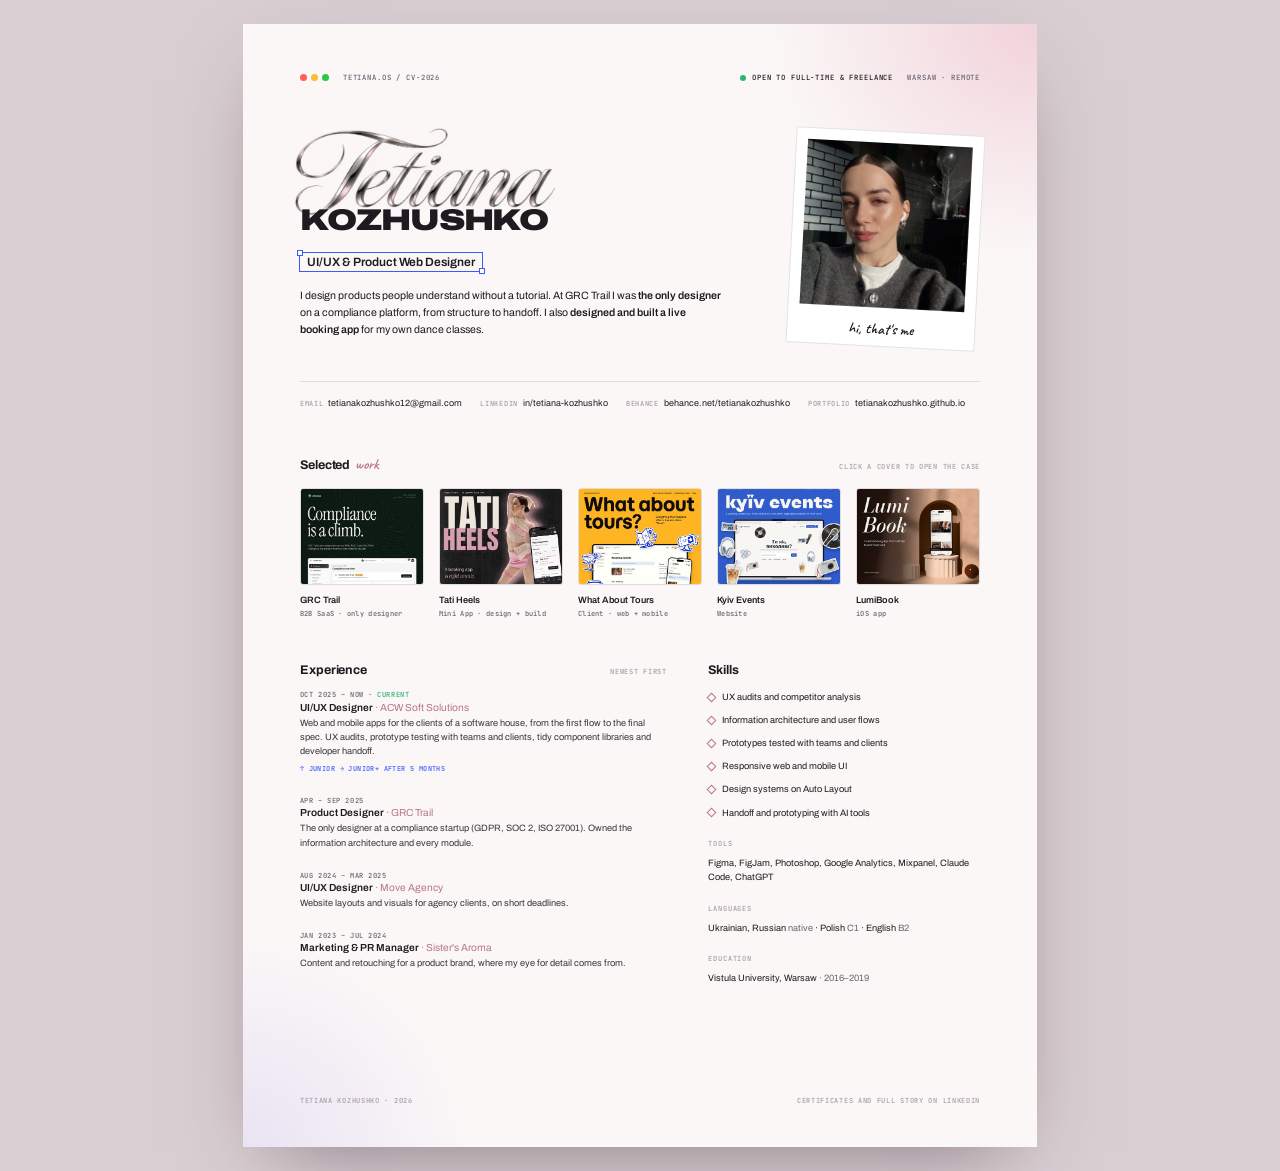
<file: cv/index.html>
<!doctype html>
<html lang="en">
<head>
<meta charset="utf-8">
<meta name="viewport" content="width=device-width, initial-scale=1">
<title>Tetiana Kozhushko CV</title>
<link rel="preconnect" href="https://fonts.googleapis.com">
<link rel="preconnect" href="https://fonts.gstatic.com" crossorigin>
<link rel="stylesheet" href="https://fonts.googleapis.com/css2?family=Archivo:wdth,wght@62..125,300..900&family=JetBrains+Mono:wght@400;500&family=Caveat:wght@600&display=swap">
<style>
/* Calm one-pager: lots of air, one rose aura in the corner, Studio OS only as small details (status line, selection box, traffic lights) */
@page{size:A4;margin:0}
:root{
  --ink:#1E1A1F; --soft:#6B6270; --faint:#A79DA6; --line:rgba(30,26,31,.12);
  --rose:#B8768A; --sel:#3B5BFF; --ok:#2BB673; --paper:#FBF7F7;
  --f-d:"Archivo","Helvetica Neue",Arial,sans-serif; --f-m:"JetBrains Mono",ui-monospace,Menlo,monospace; --f-h:"Caveat",cursive;
}
*{box-sizing:border-box}
html{background:#d9cfd3}
body{margin:0;font:400 9.8px/1.6 var(--f-d);color:var(--ink);-webkit-print-color-adjust:exact;print-color-adjust:exact}
a{color:inherit;text-decoration:none}
.page{width:210mm;height:297mm;margin:0 auto;position:relative;overflow:hidden;padding:13mm 15mm 11mm;display:flex;flex-direction:column;
  background:radial-gradient(48% 30% at 100% 0%, #F1D3DA 0%, transparent 70%),radial-gradient(40% 26% at 0% 100%, #E9E3F3 0%, transparent 70%), var(--paper)}
@media screen{.page{margin:24px auto;box-shadow:0 30px 80px -30px rgba(60,30,45,.5)}}

.status{display:flex;align-items:center;gap:14px;font:500 7.2px var(--f-m);letter-spacing:.12em;text-transform:uppercase;color:var(--soft)}
.lights{display:flex;gap:4px}.lights i{width:7px;height:7px;border-radius:50%}
.lights i:nth-child(1){background:#FF5F57}.lights i:nth-child(2){background:#FEBC2E}.lights i:nth-child(3){background:#28C840}
.status .sp{flex:1}
.status .on{display:inline-flex;align-items:center;gap:6px;color:var(--ink)}
.status .on::before{content:"";width:6px;height:6px;border-radius:50%;background:var(--ok)}

/* hero */
.hero{display:grid;grid-template-columns:minmax(0,1fr) 52mm;gap:10mm;margin-top:12mm}
.name{margin:0;line-height:.8}
.name img{display:block;width:70mm;height:auto;margin:0 0 -2.4mm -2mm}
.name .last{display:block;font:900 30px/.9 var(--f-d);font-stretch:125%;letter-spacing:-.035em;text-transform:uppercase}
.role{position:relative;display:inline-block;margin-top:5mm;padding:2px 7px;font:600 12px var(--f-d);outline:1px solid var(--sel)}
.role::before,.role::after{content:"";position:absolute;width:4px;height:4px;background:#fff;border:1px solid var(--sel)}
.role::before{left:-3px;top:-3px}.role::after{right:-3px;bottom:-3px}
.lede{font-size:10.6px;line-height:1.6;margin:4.5mm 0 0;max-width:112mm}
.lede b{font-weight:600}
.photo{position:relative;justify-self:end;width:50mm;padding:2.8mm 2.8mm 10mm;background:#fff;transform:rotate(3deg);border:.6px solid var(--line);margin-top:1mm;align-self:start}
.photo img{display:block;width:100%;aspect-ratio:1;object-fit:cover}
.photo span{position:absolute;left:0;right:0;bottom:2mm;text-align:center;font:600 15px var(--f-h)}

.contacts{display:flex;flex-wrap:wrap;gap:4px 18px;margin-top:9mm;padding-top:3.5mm;border-top:.6px solid var(--line);font-size:9px}
.contacts span{color:var(--faint);font:500 7px var(--f-m);letter-spacing:.1em;text-transform:uppercase;margin-right:5px}

/* sections */
.sec{margin-top:12mm}
.h{display:flex;justify-content:space-between;align-items:baseline;margin-bottom:3.5mm}
.h h2{margin:0;font:700 12.5px var(--f-d);letter-spacing:-.005em}
.h h2 em{font:600 15px var(--f-h);font-style:normal;color:var(--rose);margin-left:3px}
.h span{font:500 7px var(--f-m);letter-spacing:.1em;text-transform:uppercase;color:var(--faint)}

.work{display:grid;grid-template-columns:repeat(5,minmax(0,1fr));gap:4mm}
.f{display:grid;gap:2mm}
.f img{width:100%;aspect-ratio:808/632;object-fit:cover;border-radius:3px;border:.6px solid var(--line)}
.f b{font-size:9.2px;font-weight:600;line-height:1.2}
.f small{display:block;font:500 7px var(--f-m);color:var(--soft);letter-spacing:.04em;margin-top:1px}

.cols{display:grid;grid-template-columns:minmax(0,1.35fr) minmax(0,1fr);gap:11mm}
.jobs{display:grid;gap:5.5mm}
.job .when{font:500 7px var(--f-m);letter-spacing:.08em;text-transform:uppercase;color:var(--soft)}
.job .when b{color:var(--ok);font-weight:500}
.job h3{margin:.6mm 0 .8mm;font:600 10.2px var(--f-d)}
.job h3 span{font-weight:400;color:var(--rose)}
.job p{margin:0;font-size:9.2px;line-height:1.55;color:#3a333c}
.promo{display:inline-block;margin-top:1.4mm;font:500 6.8px var(--f-m);letter-spacing:.06em;text-transform:uppercase;color:var(--sel)}

.list{margin:0;padding:0;list-style:none;display:grid;gap:2.2mm;font-size:9.2px}
.list li{display:flex;gap:7px;align-items:center}
.list li::before{content:"";flex:none;width:5px;height:5px;border:1px solid var(--rose);transform:rotate(45deg)}
.lab{font:500 7px var(--f-m);letter-spacing:.12em;text-transform:uppercase;color:var(--faint);margin:5mm 0 2mm}
.plain{font-size:9.2px;line-height:1.6;margin:0}
.plain span{color:var(--soft)}

.foot{margin-top:auto;display:flex;justify-content:space-between;font:500 7px var(--f-m);letter-spacing:.1em;text-transform:uppercase;color:var(--faint)}
</style>
</head>
<body>
<div class="page">

  <header class="status">
    <span class="lights"><i></i><i></i><i></i></span>
    <span>tetiana.os / cv-2026</span>
    <span class="sp"></span>
    <span class="on">Open to full-time &amp; freelance</span>
    <span>Warsaw · remote</span>
  </header>

  <section class="hero">
    <div>
      <h1 class="name"><img src="../img/tetiana.webp" alt="Tetiana"><span class="last">Kozhushko</span></h1>
      <span class="role">UI/UX &amp; Product Web Designer</span>
      <p class="lede">I design products people understand without a tutorial. At GRC Trail I was <b>the only designer</b> on a compliance platform, from structure to handoff. I also <b>designed and built a live booking app</b> for my own dance classes.</p>
    </div>
    <div class="photo"><img src="../img/portrait.jpg" alt="Tetiana Kozhushko"><span>hi, that's me</span></div>
  </section>

  <nav class="contacts">
    <a href="mailto:tetianakozhushko12@gmail.com"><span>Email</span>tetianakozhushko12@gmail.com</a>
    <a href="https://www.linkedin.com/in/tetiana-kozhushko"><span>LinkedIn</span>in/tetiana-kozhushko</a>
    <a href="https://www.behance.net/tetianakozhushko"><span>Behance</span>behance.net/tetianakozhushko</a>
    <a href="https://tetianakozhushko.github.io"><span>Portfolio</span>tetianakozhushko.github.io</a>
  </nav>

  <section class="sec">
    <div class="h"><h2>Selected <em>work</em></h2><span>click a cover to open the case</span></div>
    <div class="work">
      <a class="f" href="https://www.behance.net/gallery/258265587/GRC-Trail-B2B-Compliance-SaaS-Product-Design"><img src="../img/grc.jpg" alt=""><div><b>GRC Trail</b><small>B2B SaaS · only designer</small></div></a>
      <a class="f" href="https://www.behance.net/gallery/258265475/Tati-Heels-Dance-Booking-Telegram-Mini-App-UXUI"><img src="../img/heels.jpg" alt=""><div><b>Tati Heels</b><small>Mini App · design + build</small></div></a>
      <a class="f" href="https://www.behance.net/gallery/258265465/What-About-Tours-Travel-Platform-UXUI-Case-Study"><img src="../img/wat.jpg" alt=""><div><b>What About Tours</b><small>Client · web + mobile</small></div></a>
      <a class="f" href="https://www.behance.net/gallery/258265257/Kyiv-Events-Event-Discovery-Publishing-UXUI"><img src="../img/kyiv.jpg" alt=""><div><b>Kyiv Events</b><small>Website</small></div></a>
      <a class="f" href="https://www.behance.net/gallery/258264949/LumiBook-Beauty-Booking-App-UXUI-Case-Study"><img src="../img/lumi.jpg" alt=""><div><b>LumiBook</b><small>iOS app</small></div></a>
    </div>
  </section>

  <div class="cols sec">
    <section>
      <div class="h"><h2>Experience</h2><span>newest first</span></div>
      <div class="jobs">
        <div class="job"><div class="when">Oct 2025 – now · <b>current</b></div>
          <h3>UI/UX Designer <span>· ACW Soft Solutions</span></h3>
          <p>Web and mobile apps for the clients of a software house, from the first flow to the final spec. UX audits, prototype testing with teams and clients, tidy component libraries and developer handoff.</p>
          <span class="promo">↑ Junior → Junior+ after 5 months</span></div>
        <div class="job"><div class="when">Apr – Sep 2025</div>
          <h3>Product Designer <span>· GRC Trail</span></h3>
          <p>The only designer at a compliance startup (GDPR, SOC 2, ISO 27001). Owned the information architecture and every module.</p></div>
        <div class="job"><div class="when">Aug 2024 – Mar 2025</div>
          <h3>UI/UX Designer <span>· Move Agency</span></h3>
          <p>Website layouts and visuals for agency clients, on short deadlines.</p></div>
        <div class="job"><div class="when">Jan 2023 – Jul 2024</div>
          <h3>Marketing &amp; PR Manager <span>· Sister's Aroma</span></h3>
          <p>Content and retouching for a product brand, where my eye for detail comes from.</p></div>
      </div>
    </section>

    <section>
      <div class="h"><h2>Skills</h2></div>
      <ul class="list">
        <li>UX audits and competitor analysis</li>
        <li>Information architecture and user flows</li>
        <li>Prototypes tested with teams and clients</li>
        <li>Responsive web and mobile UI</li>
        <li>Design systems on Auto Layout</li>
        <li>Handoff and prototyping with AI tools</li>
      </ul>
      <div class="lab">Tools</div>
      <p class="plain">Figma, FigJam, Photoshop, Google Analytics, Mixpanel, Claude Code, ChatGPT</p>
      <div class="lab">Languages</div>
      <p class="plain">Ukrainian, Russian <span>native</span> · Polish <span>C1</span> · English <span>B2</span></p>
      <div class="lab">Education</div>
      <p class="plain">Vistula University, Warsaw <span>· 2016–2019</span></p>
    </section>
  </div>

  <footer class="foot"><span>Tetiana Kozhushko · 2026</span><span>Certificates and full story on LinkedIn</span></footer>
</div>
</body>
</html>
</file>
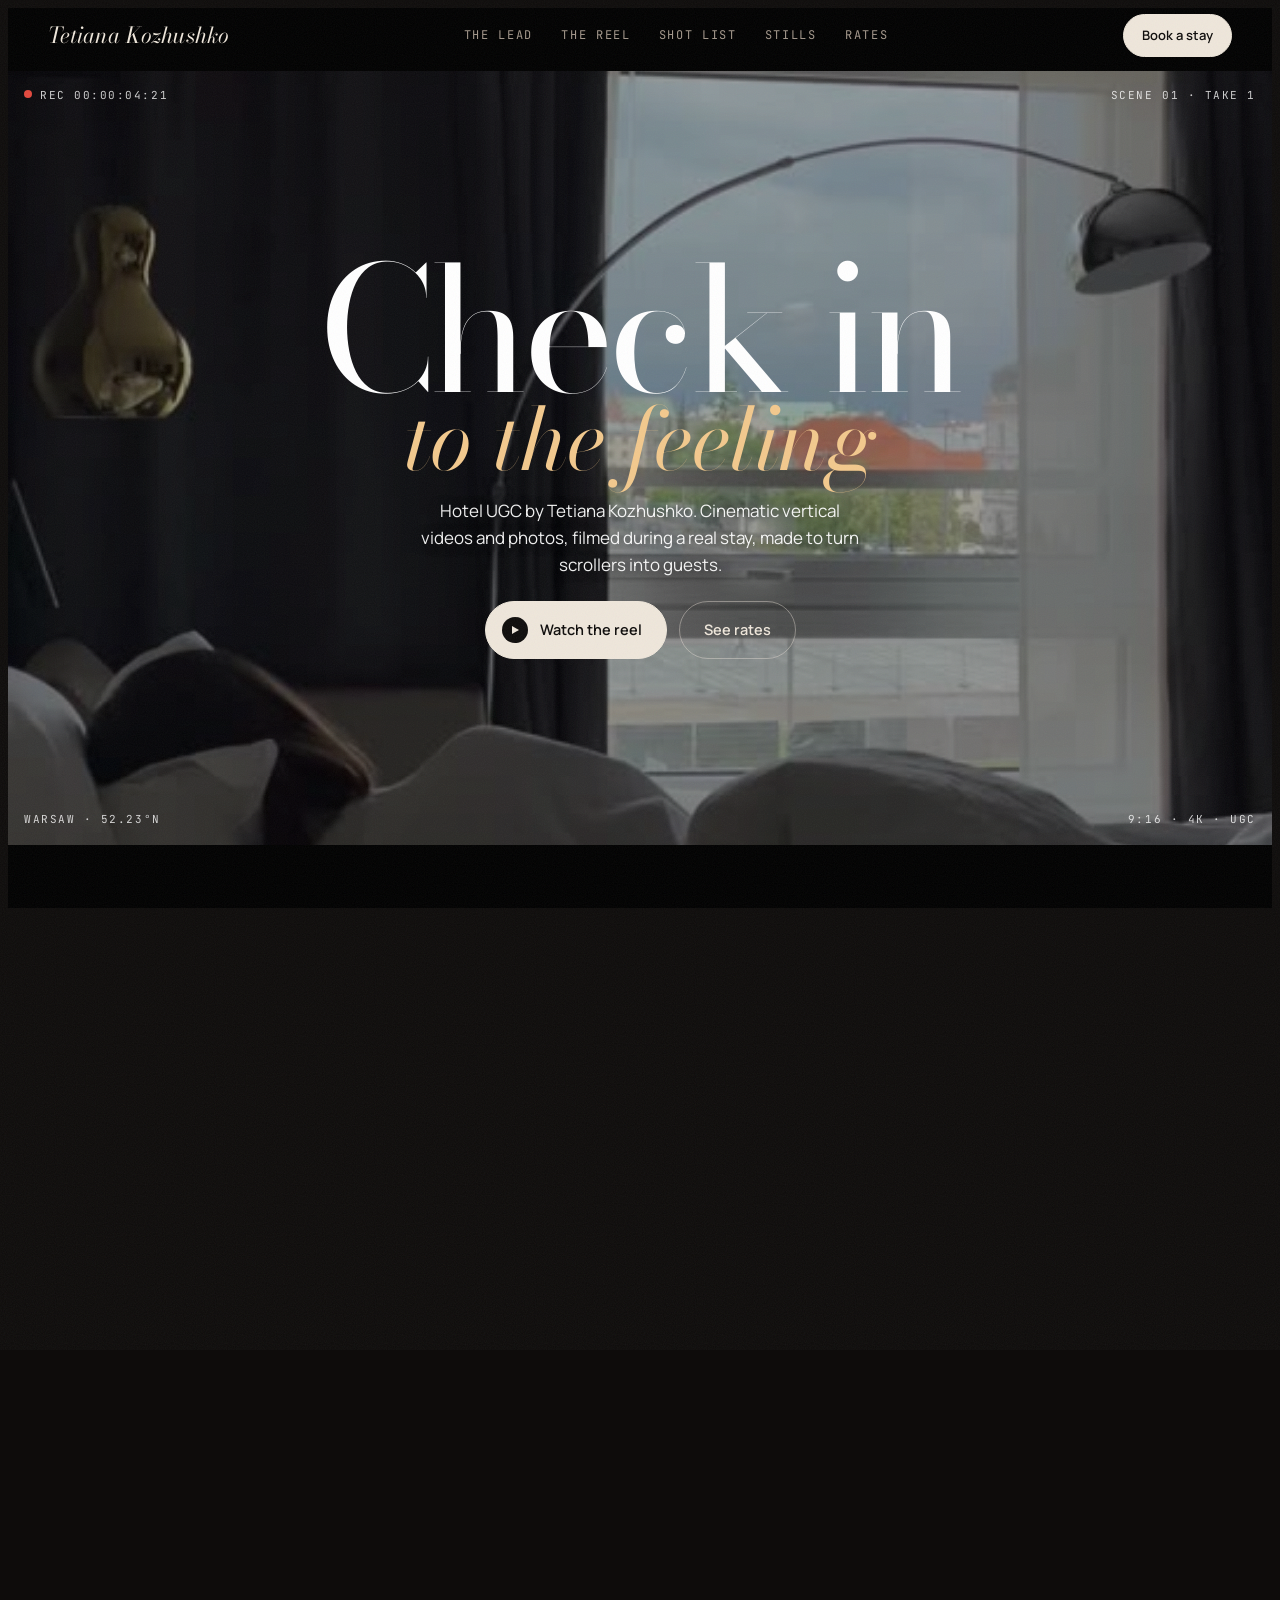
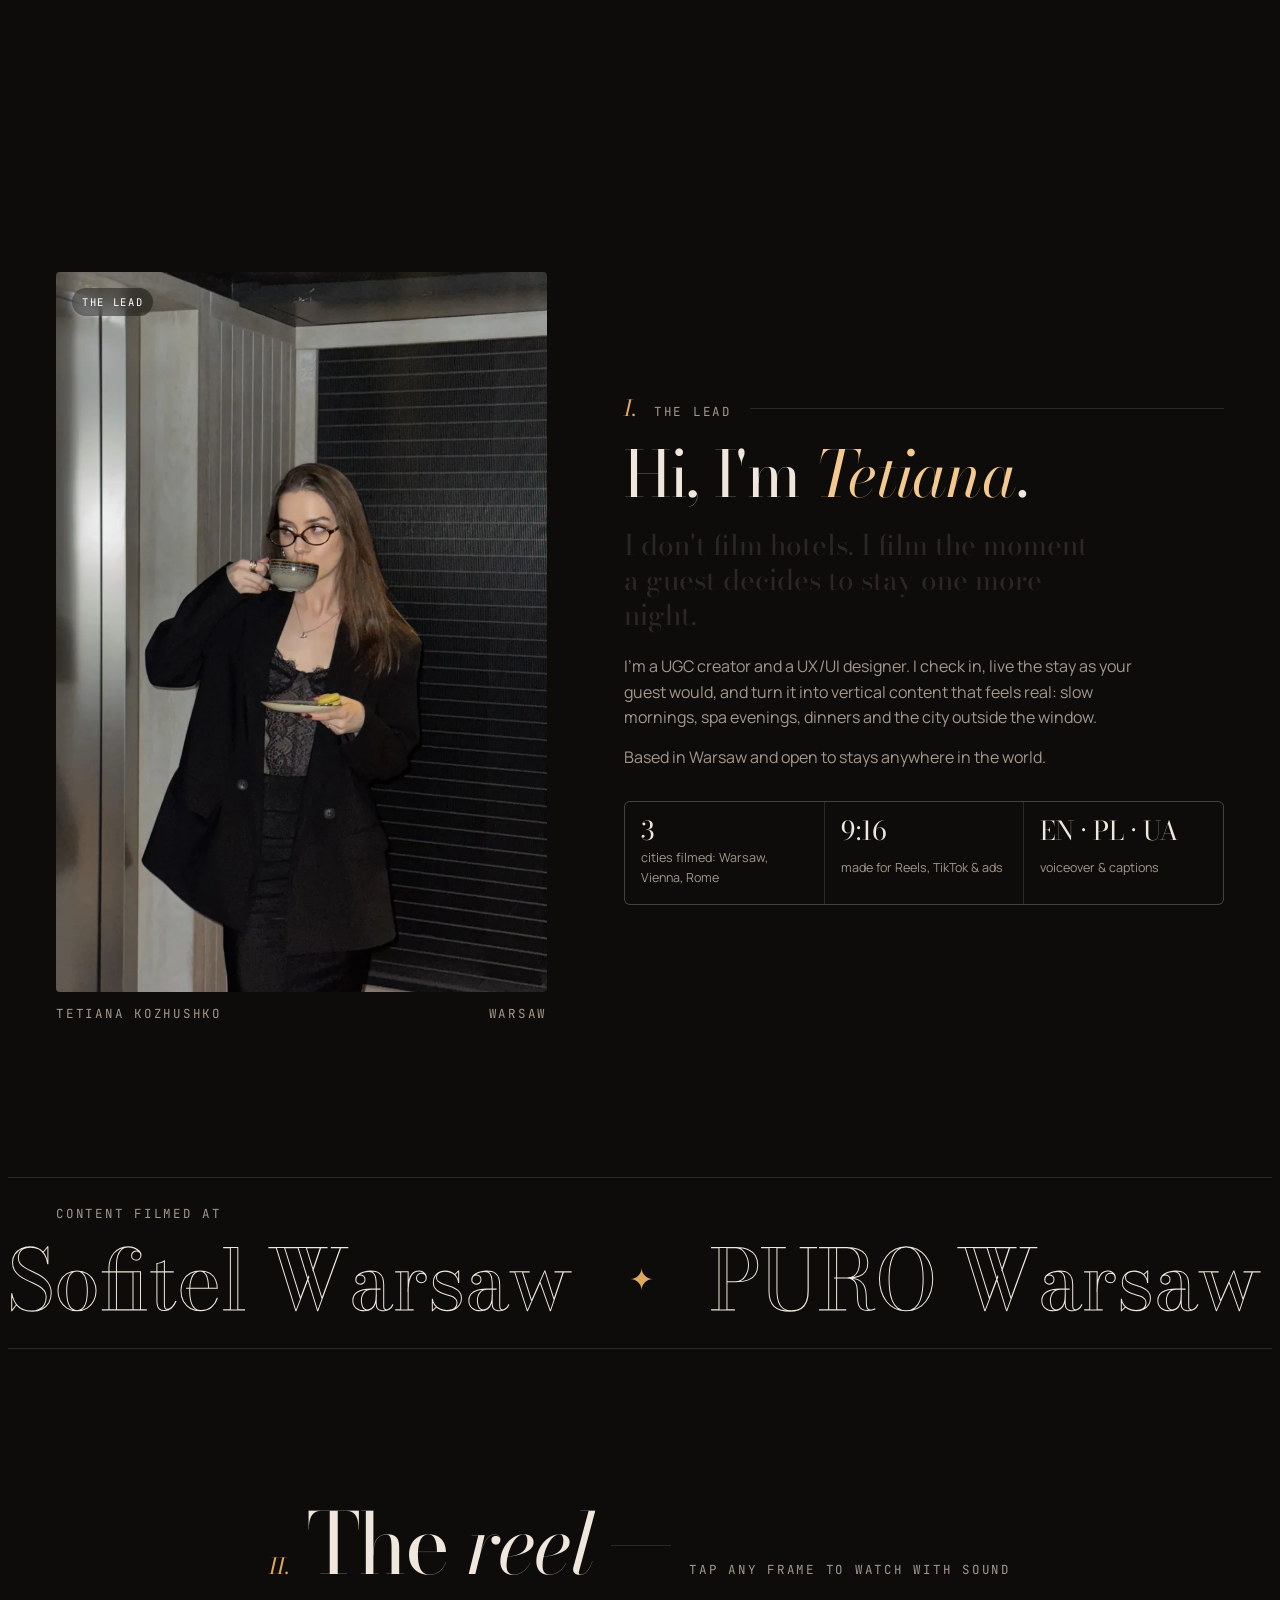
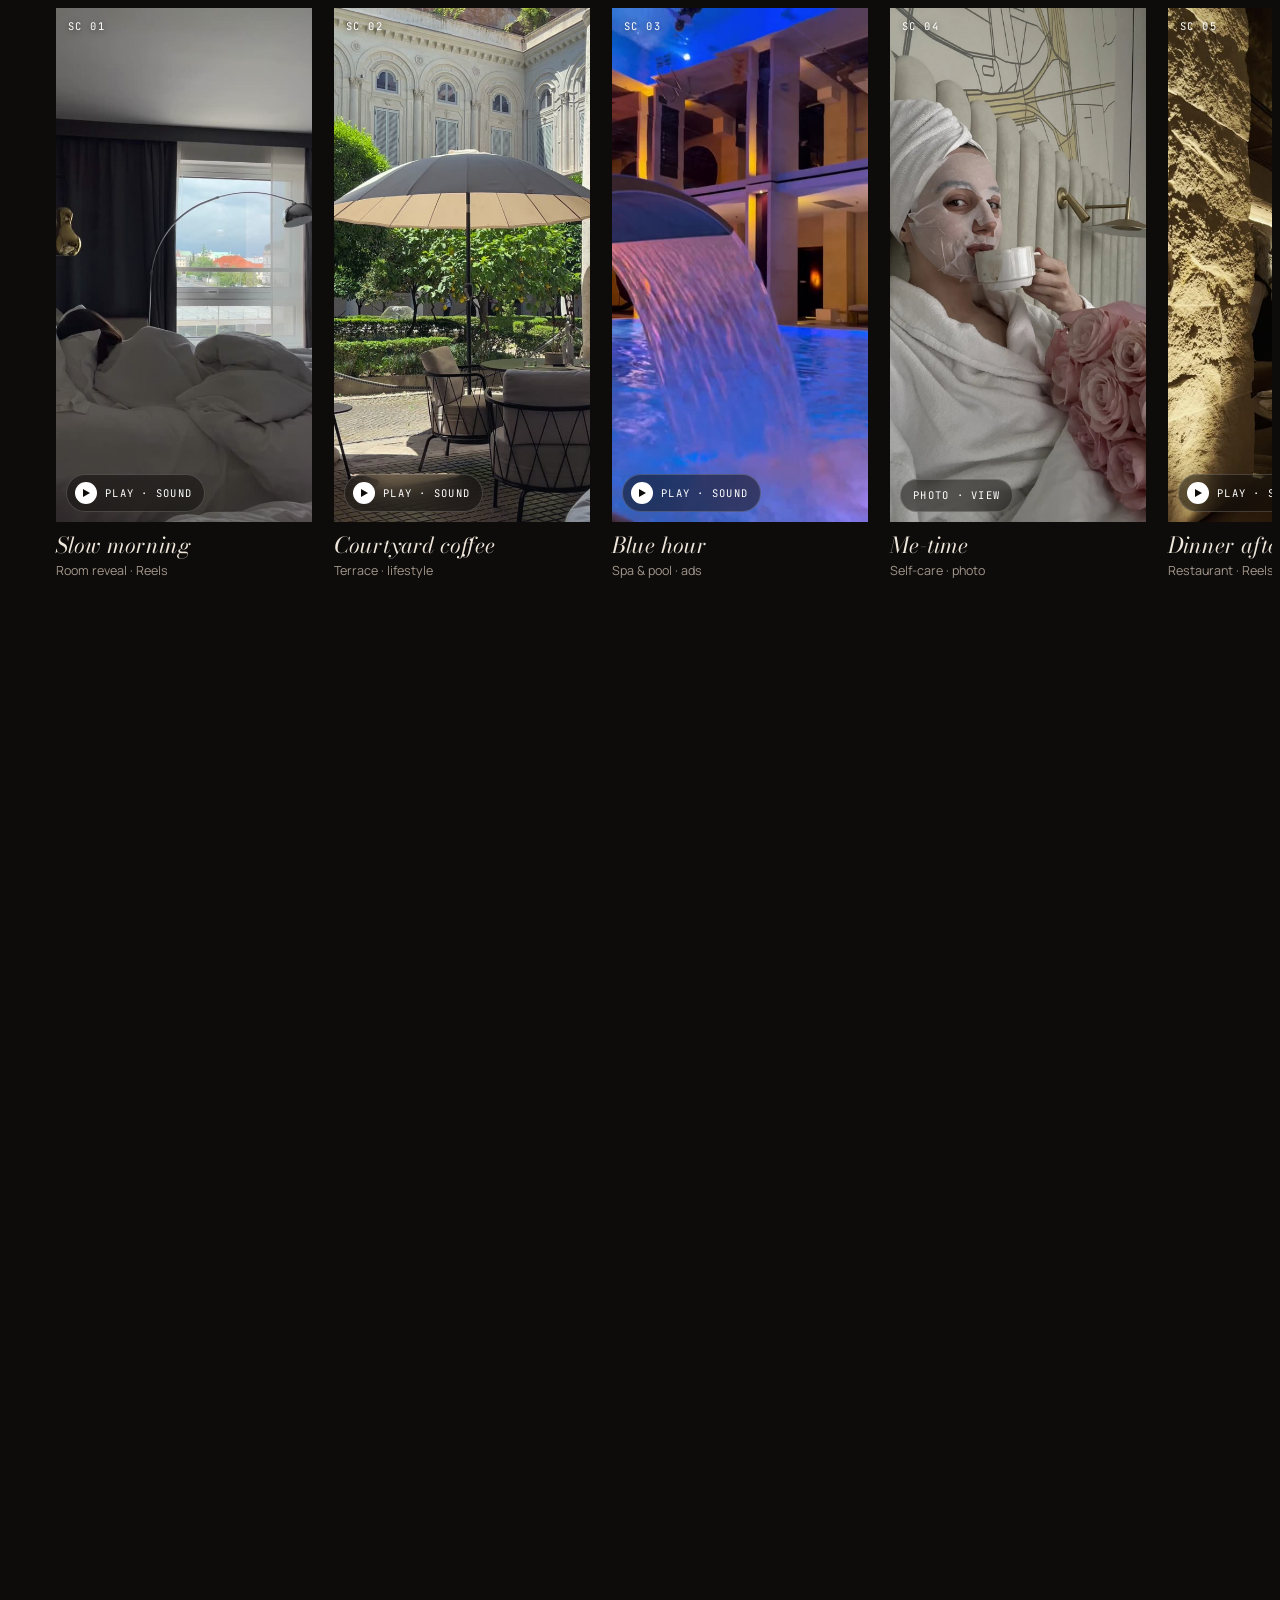
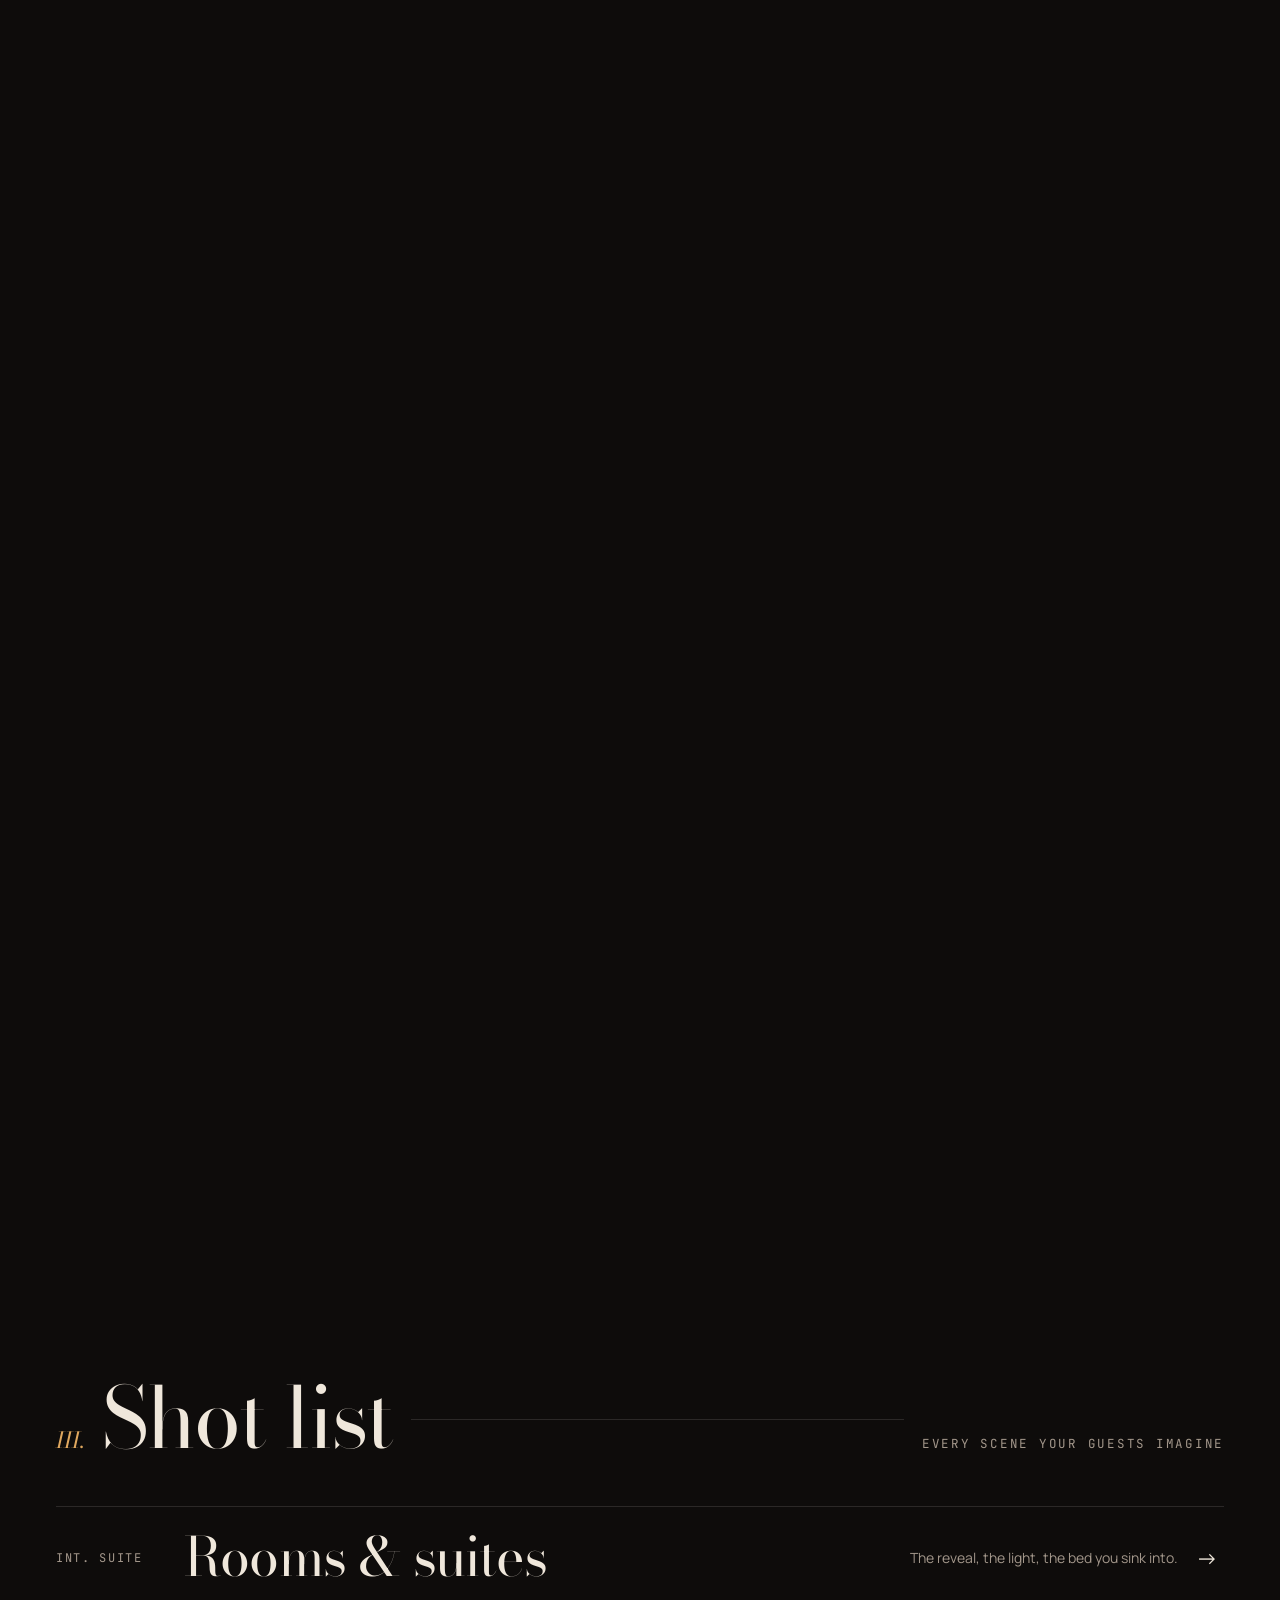
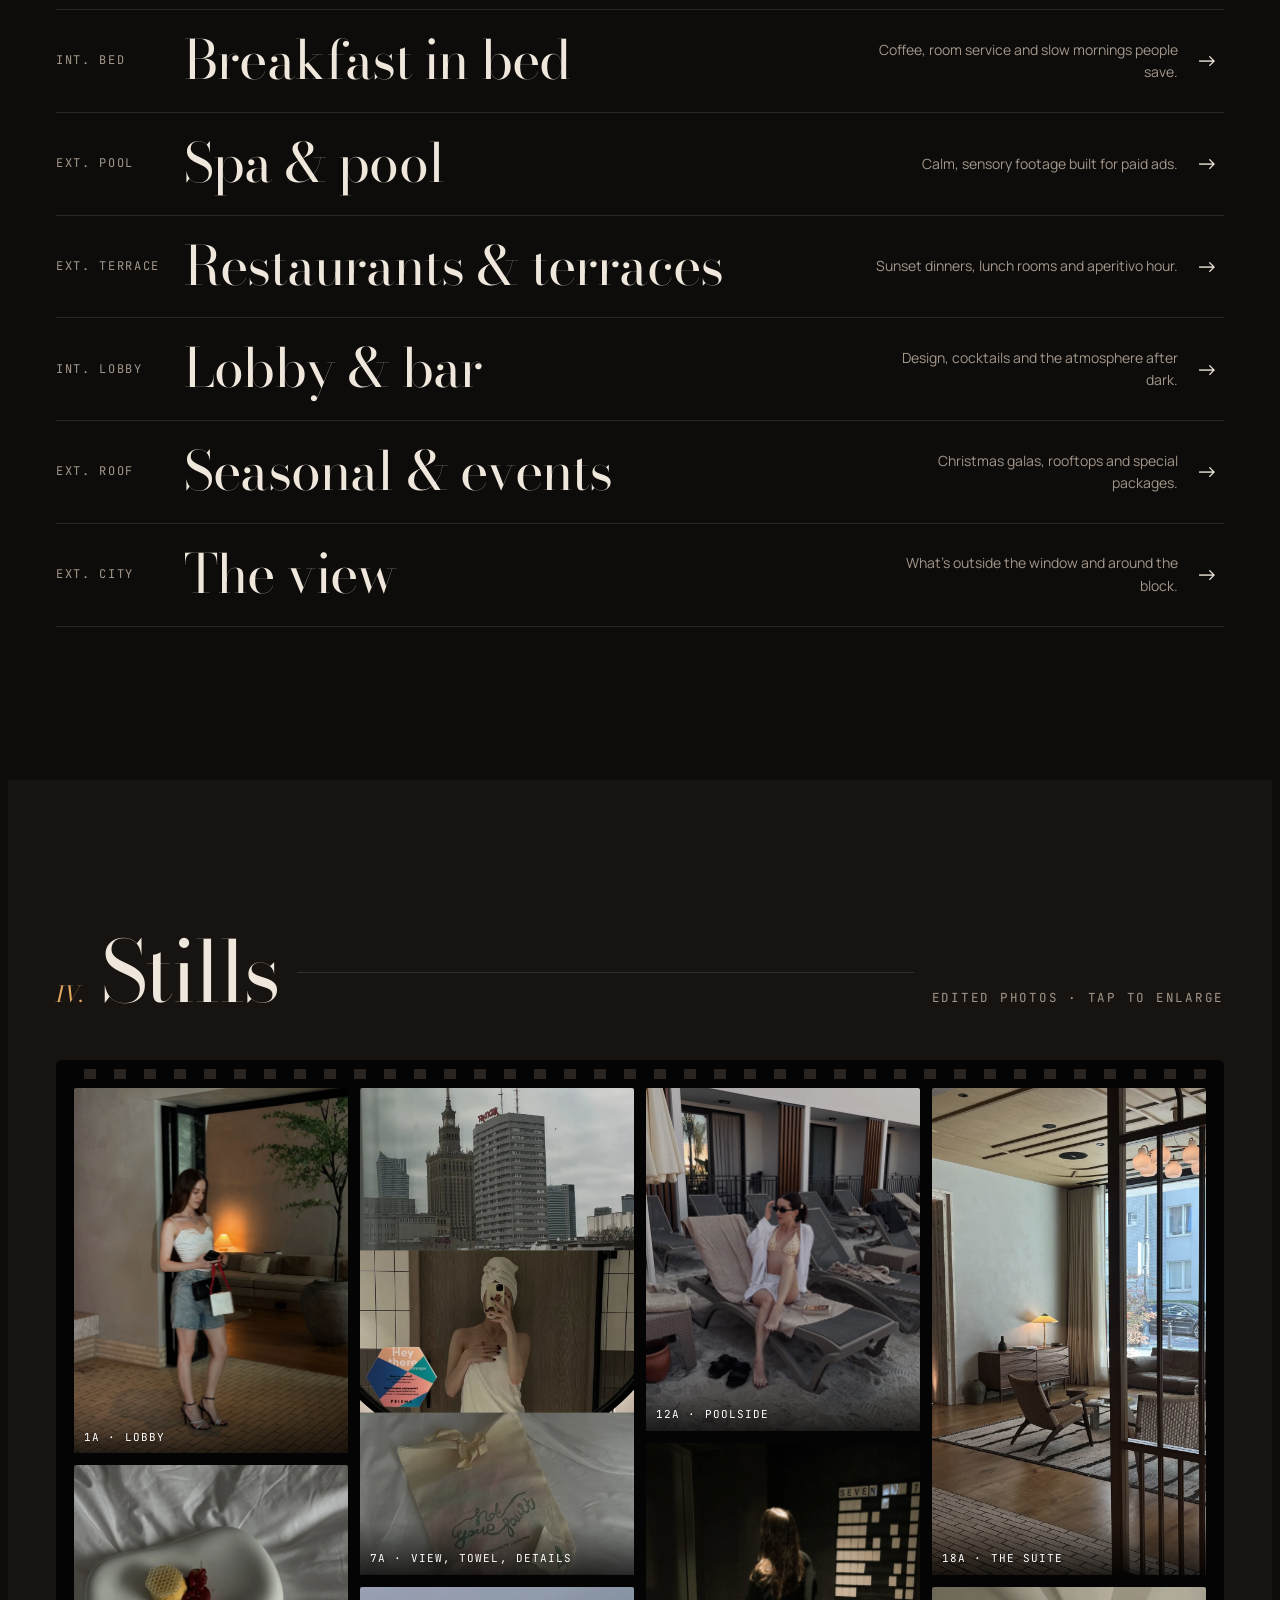
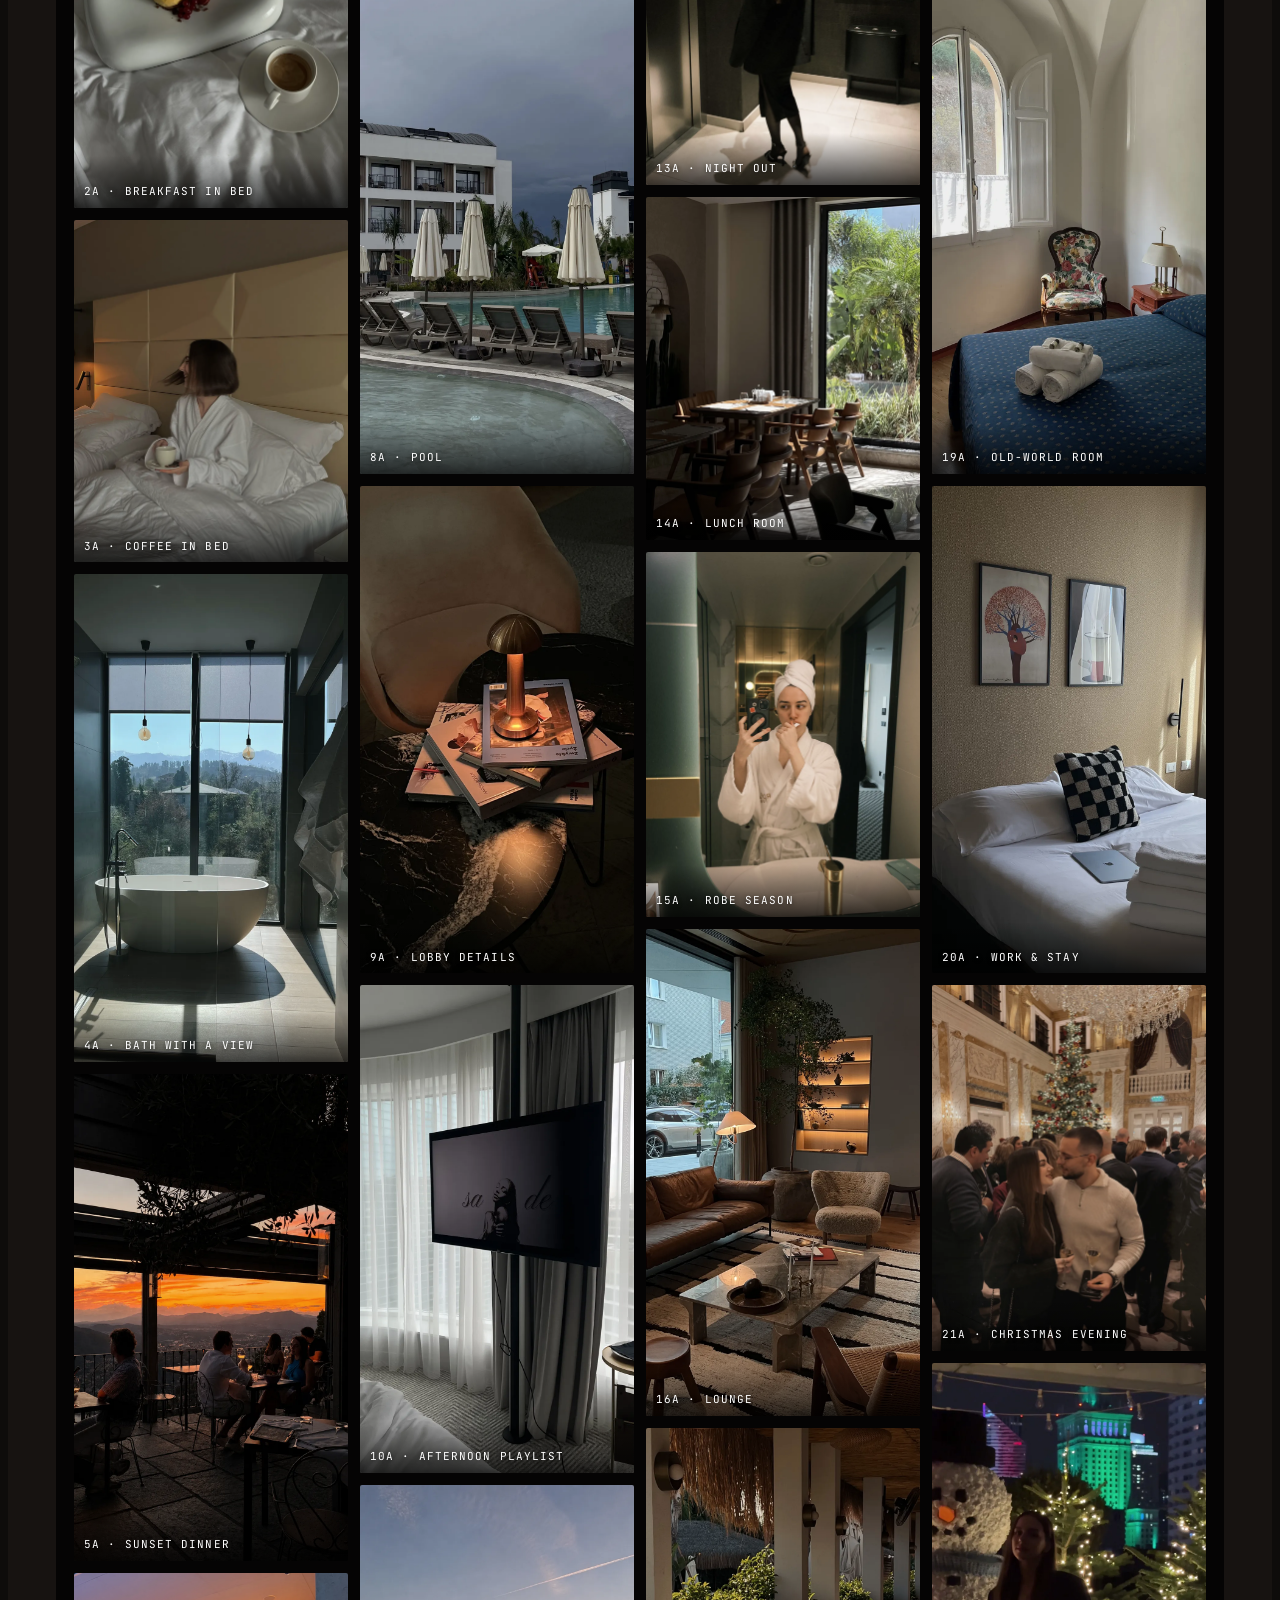
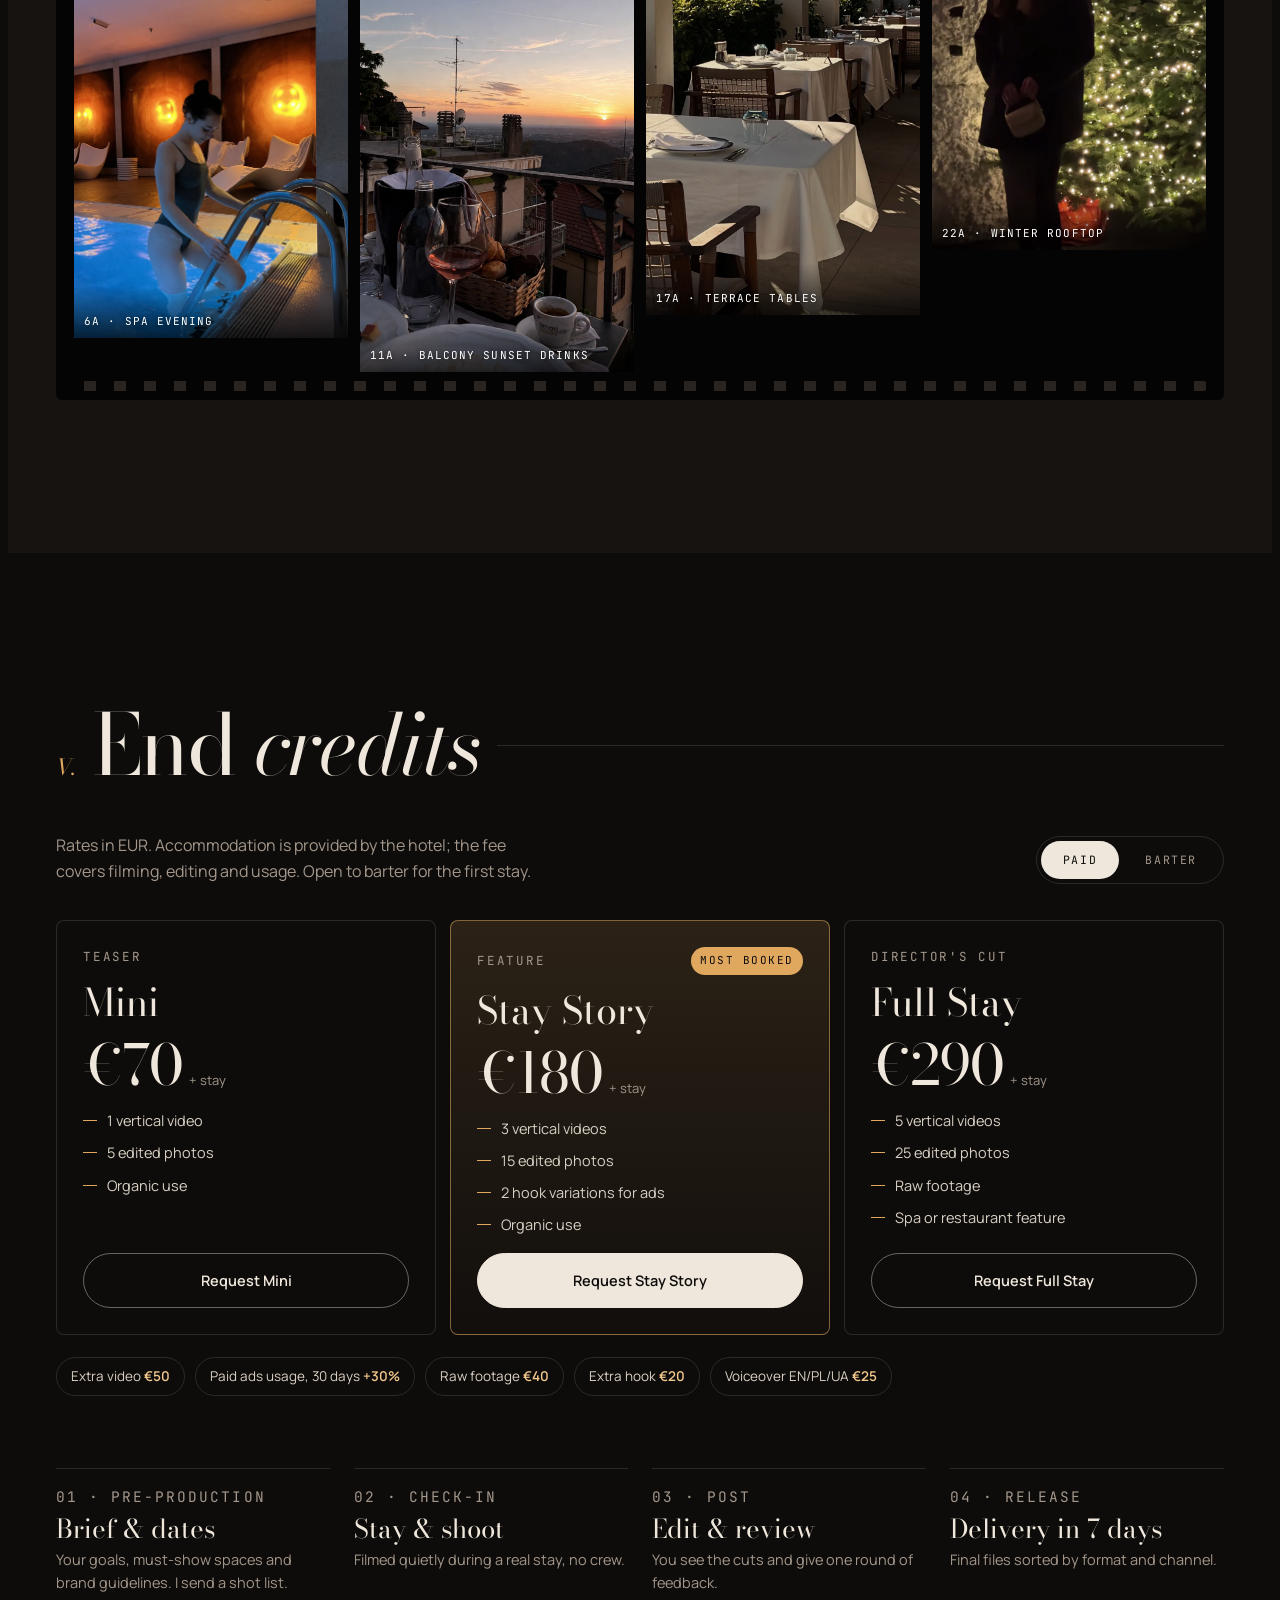
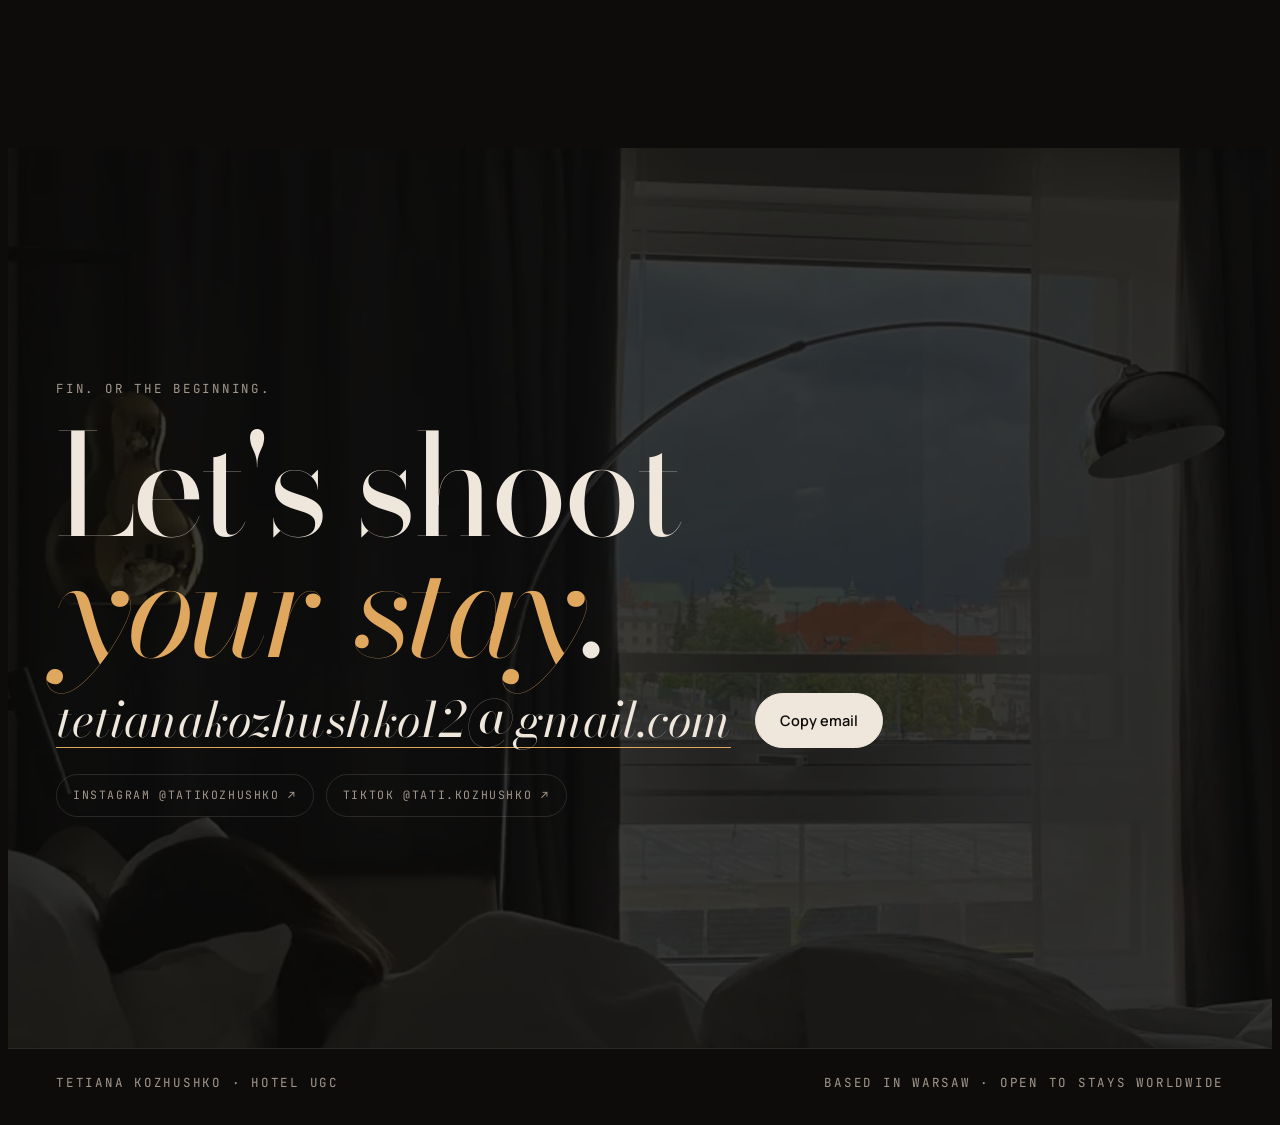
<file: mediakit/index.html>
<!doctype html>
<html lang="en">
<head>
<meta charset="utf-8">
<meta name="viewport" content="width=device-width, initial-scale=1, viewport-fit=cover">
<meta name="description" content="Hotel UGC by Tetiana Kozhushko: cinematic vertical videos and photos filmed during a real stay. Based in Warsaw, open to stays worldwide.">
<title>Tetiana Kozhushko · Hotel UGC</title>
<link rel="preconnect" href="https://fonts.googleapis.com">
<link rel="preconnect" href="https://fonts.gstatic.com" crossorigin>
<link rel="stylesheet" href="https://fonts.googleapis.com/css2?family=Bodoni+Moda:ital,opsz,wght@0,6..96,400;0,6..96,500;1,6..96,400;1,6..96,500&family=Manrope:wght@400;500;600;700&family=JetBrains+Mono:wght@400;500&display=swap">
<style>
[hidden]{display:none!important}
/* Layout: a short film in chapters. Opening shot (letterboxed, shrinks into a 9:16 frame) → I The lead (about) → II The reel (pinned horizontal strip) → III Shot list (cursor previews) → IV Stills (contact sheet) → V End credits (rates) → Fin (contact). Every frame opens in a theater: videos with sound, photos full screen. Film grain + lamp amber, one dark look by choice. */
:root{
  --bg:#0e0c0b; --bg-2:#171311; --bg-3:#211b18; --bone:#efe7db; --muted:#a3978b; --dim:#6f655c; --amber:#e0a85f; --amber-2:#f3c98d; --line:rgba(239,231,219,.13);
  --f-display:"Bodoni Moda", "Didot", "Bodoni 72", Georgia, serif;
  --f-body:"Manrope", "Helvetica Neue", Arial, sans-serif;
  --f-mono:"JetBrains Mono", ui-monospace, Menlo, monospace;
  --ease:cubic-bezier(.2,.7,.2,1);
  color-scheme:dark;
}
*{box-sizing:border-box}
html{scroll-behavior:smooth}
body{background:var(--bg);color:var(--bone);font-family:var(--f-body);font-size:16px;line-height:1.6;-webkit-font-smoothing:antialiased;overflow-x:hidden}
body::before{content:"";position:fixed;inset:0 0 auto;height:env(safe-area-inset-top,0px);z-index:60;background:var(--bg)}
a{color:inherit}
button{font:inherit;color:inherit}
:focus-visible{outline:2px solid var(--amber);outline-offset:3px}
.wrap{max-width:1320px;margin:0 auto;padding-left:max(16px,env(safe-area-inset-left,0px));padding-right:max(16px,env(safe-area-inset-right,0px))}
@media (min-width:760px){.wrap{padding-left:max(48px,env(safe-area-inset-left,0px));padding-right:max(48px,env(safe-area-inset-right,0px))}}
.grain{position:fixed;inset:-50%;z-index:55;pointer-events:none;opacity:.06;background-image:url("data:image/svg+xml,%3Csvg xmlns='http://www.w3.org/2000/svg' width='160' height='160'%3E%3Cfilter id='n'%3E%3CfeTurbulence type='fractalNoise' baseFrequency='.9' numOctaves='2' stitchTiles='stitch'/%3E%3C/filter%3E%3Crect width='100%25' height='100%25' filter='url(%23n)'/%3E%3C/svg%3E");animation:grain 1s steps(6) infinite}
@keyframes grain{0%{transform:translate(0,0)}20%{transform:translate(-4%,3%)}40%{transform:translate(3%,-2%)}60%{transform:translate(-2%,-4%)}80%{transform:translate(4%,2%)}100%{transform:translate(0,0)}}
.mono{font-family:var(--f-mono);font-size:12.5px;letter-spacing:.14em;text-transform:uppercase;color:var(--muted)}
em{font-style:italic}
.amber{color:var(--amber)}
.btn{display:inline-flex;align-items:center;gap:12px;padding:15px 24px;border-radius:999px;border:1px solid var(--bone);background:var(--bone);color:var(--bg);font-weight:600;font-size:14.5px;text-decoration:none;cursor:pointer;transition:transform .25s var(--ease),background .25s,color .25s}
.btn:hover{transform:translateY(-2px)}
.btn.ghost{background:transparent;color:var(--bone);border-color:rgba(239,231,219,.4)}
.btn.ghost:hover{border-color:var(--bone)}
.btn .pi{width:26px;height:26px;border-radius:50%;background:var(--bg);display:grid;place-items:center;margin-left:-8px}
.btn.ghost .pi{background:var(--bone)}

/* chapter title */
.chapter{display:flex;align-items:baseline;gap:18px;margin-bottom:clamp(28px,4vw,48px);flex-wrap:wrap}
.chapter .num{font-family:var(--f-display);font-style:italic;font-size:22px;color:var(--amber)}
.chapter h2{margin:0;font-family:var(--f-display);font-weight:400;font-size:clamp(44px,6.6vw,104px);line-height:.9;letter-spacing:-.025em;text-wrap:balance}
.chapter .rule{flex:1;min-width:60px;height:1px;background:var(--line);align-self:center}

/* nav */
.nav{position:fixed;top:env(safe-area-inset-top,0px);left:0;right:0;z-index:50;transition:background .4s,backdrop-filter .4s,border-color .4s;border-bottom:1px solid transparent}
.nav.solid{background:rgba(14,12,11,.72);backdrop-filter:blur(14px);border-color:var(--line)}
.nav .wrap{display:flex;justify-content:space-between;align-items:center;gap:20px;padding-block:14px}
.nav .name{font-family:var(--f-display);font-style:italic;font-size:22px;text-decoration:none;white-space:nowrap}
.nav nav{display:flex;gap:4px}
.nav nav a{text-decoration:none;font-family:var(--f-mono);font-size:12px;letter-spacing:.14em;text-transform:uppercase;color:var(--muted);padding:8px 12px;border-radius:999px;transition:color .2s,background .2s}
.nav nav a:hover{color:var(--bone)}
.nav nav a.on{color:var(--bg);background:var(--bone)}
.nav .btn{padding:10px 18px;font-size:13px}
.nav .bar{position:absolute;left:0;bottom:-1px;height:1px;background:var(--amber);width:0}
@media (max-width:900px){.nav nav{display:none}}

/* opening */
.open{position:relative;height:190vh}
.open .stick{position:sticky;top:0;height:100vh;overflow:hidden;display:grid;place-items:center}
.open .frame{position:absolute;inset:0;overflow:hidden}
.open .frame video{width:100%;height:100%;object-fit:cover;filter:brightness(.62) saturate(.9)}
.letter{position:absolute;left:0;right:0;height:7vh;background:#000;z-index:3}
.letter.t{top:0}.letter.b{bottom:0}
.open .title{position:relative;z-index:4;text-align:center;display:grid;gap:22px;justify-items:center;padding-inline:16px}
.open h1{margin:0;font-family:var(--f-display);font-weight:400;font-size:clamp(62px,13.5vw,210px);line-height:.84;letter-spacing:-.035em;color:#fff}
.open h1 em{display:block;font-size:.5em;letter-spacing:-.01em;color:var(--amber-2)}
.open .sub{font-size:clamp(15px,1.35vw,17px);color:rgba(255,255,255,.94);text-shadow:0 1px 12px rgba(0,0,0,.55);max-width:44ch;margin:0}
.open .ctas{display:flex;flex-wrap:wrap;gap:12px;justify-content:center}
.open .tc{position:absolute;z-index:4;font-family:var(--f-mono);font-size:11px;letter-spacing:.14em;color:rgba(255,255,255,.8);font-variant-numeric:tabular-nums}
.open .tc.tl{top:calc(7vh + 16px);left:max(16px,env(safe-area-inset-left,0px))}
.open .tc.tr{top:calc(7vh + 16px);right:max(16px,env(safe-area-inset-right,0px))}
.open .tc.bl{bottom:calc(7vh + 16px);left:max(16px,env(safe-area-inset-left,0px))}
.open .tc.br{bottom:calc(7vh + 16px);right:max(16px,env(safe-area-inset-right,0px))}
.rec{display:inline-block;width:8px;height:8px;border-radius:50%;background:#e2483d;margin-right:8px;animation:rec 1.2s infinite;vertical-align:1px}
@keyframes rec{50%{opacity:.2}}
@media (max-width:600px){.open .tc.tr,.open .tc.br{display:none}}
@media (max-width:760px){.open{height:100vh}.letter{height:4vh}.open .tc.tl{top:calc(4vh + 60px)}.open .tc.bl{bottom:calc(4vh + 16px)}}

/* about */
.about{padding-block:clamp(90px,12vw,170px)}
.about .grid{display:grid;grid-template-columns:minmax(0,.9fr) minmax(0,1.1fr);gap:clamp(32px,6vw,96px);align-items:center}
@media (max-width:860px){.about .grid{grid-template-columns:1fr}}
.portrait{position:relative;margin:0;max-width:520px;width:100%;justify-self:center}
.portrait .ph{aspect-ratio:3/4.4;overflow:hidden;border-radius:4px;max-width:100%}
.portrait img{width:100%;height:100%;object-fit:cover;object-position:50% 35%;transition:transform 1.2s var(--ease)}
.portrait:hover img{transform:scale(1.03)}
.portrait figcaption{display:flex;justify-content:space-between;padding-top:12px}
.portrait .tag{position:absolute;top:16px;left:16px;font-family:var(--f-mono);font-size:10.5px;letter-spacing:.16em;color:#fff;background:rgba(0,0,0,.4);backdrop-filter:blur(8px);padding:6px 10px;border-radius:999px}
.bio h3{margin:0 0 22px;font-family:var(--f-display);font-weight:400;font-size:clamp(40px,5vw,72px);line-height:.95;letter-spacing:-.02em}
.bio h3 em{color:var(--amber-2)}
.bio p.lead{font-family:var(--f-display);font-size:clamp(22px,2.2vw,30px);line-height:1.25;margin:0 0 22px;max-width:28ch}
.bio p.lead .w{opacity:.2;transition:opacity .5s}
.bio p.lead .w.on{opacity:1}
.bio p{color:var(--muted);max-width:52ch;margin:0 0 14px}
.facts{display:grid;grid-template-columns:repeat(3,minmax(0,1fr));gap:1px;background:var(--line);border:1px solid var(--line);border-radius:6px;overflow:hidden;margin-top:30px}
.facts div{background:var(--bg);padding:16px;display:grid;gap:4px}
.facts b{font-family:var(--f-display);font-weight:400;font-size:26px;line-height:1}
.facts span{font-size:12.5px;color:var(--muted)}
@media (max-width:520px){.facts{grid-template-columns:1fr}}

/* clients */
.clients{border-block:1px solid var(--line);overflow:hidden;padding-block:26px;display:grid;gap:14px}
.clients .mono{padding-left:max(16px,env(safe-area-inset-left,0px))}
@media (min-width:760px){.clients .mono{padding-left:max(48px,env(safe-area-inset-left,0px))}}
.clients .row{display:flex;gap:56px;width:max-content;animation:roll 40s linear infinite;font-family:var(--f-display);font-size:clamp(40px,6.5vw,92px);line-height:1;white-space:nowrap}
.clients:hover .row{animation-play-state:paused}
.clients .row span{color:transparent;-webkit-text-stroke:1px var(--bone);transition:color .3s}
.clients .row span:hover{color:var(--bone)}
.clients .row i{font-style:normal;color:var(--amber);font-size:.36em;align-self:center}
@keyframes roll{to{transform:translateX(-50%)}}

/* reel */
.strip{position:relative}
.strip .stick{position:sticky;top:0;height:100vh;overflow:hidden;display:flex;flex-direction:column;justify-content:center;gap:24px;padding-top:56px}
.strip .chapter{margin-bottom:0}
.track{display:flex;gap:22px;padding-left:max(16px,env(safe-area-inset-left,0px));will-change:transform}
@media (min-width:760px){.track{padding-left:max(48px,env(safe-area-inset-left,0px))}}
.card{all:unset;box-sizing:border-box;flex:none;width:clamp(210px,20vw,300px);cursor:pointer;display:block}
.card .f{position:relative;aspect-ratio:9/16;overflow:hidden;border-radius:4px;background:var(--bg-3);max-width:100%}
.card video,.card img{width:100%;height:100%;object-fit:cover;display:block;transition:transform .9s var(--ease),filter .5s}
.card:hover video,.card:hover img,.card:focus-visible video,.card:focus-visible img{transform:scale(1.05)}
.card .n{position:absolute;top:10px;left:12px;font-family:var(--f-mono);font-size:10.5px;letter-spacing:.14em;color:#fff;text-shadow:0 1px 6px rgba(0,0,0,.6)}
.badge{position:absolute;left:10px;bottom:10px;display:inline-flex;align-items:center;gap:8px;padding:7px 12px 7px 8px;border-radius:999px;font-family:var(--f-mono);font-size:10.5px;letter-spacing:.12em;color:#fff;background:rgba(14,12,11,.5);backdrop-filter:blur(10px);border:1px solid rgba(255,255,255,.18);transition:background .25s,color .25s}
.badge .ic{width:22px;height:22px;border-radius:50%;background:#fff;display:grid;place-items:center}
.card:hover .badge,.card:focus-visible .badge{background:var(--amber);color:var(--bg);border-color:var(--amber)}
.badge.photo{padding:7px 12px}
.card .cap{display:grid;gap:5px;padding-top:12px}
.card .cap b{font-family:var(--f-display);font-style:italic;font-weight:400;font-size:22px;line-height:1}
.card .cap span{font-size:12.5px;color:var(--muted)}
.card:focus-visible{outline:2px solid var(--amber);outline-offset:6px;border-radius:4px}
.strip-foot{display:flex;align-items:center;gap:18px}
.progress{flex:1;height:1px;background:var(--line);position:relative}
.progress i{position:absolute;left:0;top:0;bottom:0;width:0;background:var(--amber)}
.arrows{display:none;gap:8px}
.arrows button{width:44px;height:44px;border-radius:50%;border:1px solid var(--line);background:transparent;cursor:pointer}
@media (max-width:760px){
  .strip{height:auto!important}
  .strip .stick{position:static;height:auto;padding-block:90px 70px}
  .track{overflow-x:auto;scroll-snap-type:x mandatory;transform:none!important;padding-right:16px;scrollbar-width:none;gap:14px}
  .track::-webkit-scrollbar{display:none}
  .card{scroll-snap-align:start;width:66vw}
  .arrows{display:flex}
}

/* shot list */
.scenes{padding-block:clamp(90px,12vw,160px)}
.list{list-style:none;margin:0;padding:0;border-top:1px solid var(--line)}
.list li{border-bottom:1px solid var(--line)}
.list button{all:unset;box-sizing:border-box;width:100%;cursor:pointer;display:grid;grid-template-columns:110px minmax(0,1fr) minmax(0,auto) 28px;align-items:center;gap:18px;padding:24px 0;transition:padding .45s var(--ease),color .3s}
.list button:hover,.list button:focus-visible{padding-left:18px;color:var(--amber-2)}
.list .k{font-family:var(--f-mono);font-size:12px;letter-spacing:.14em;color:var(--muted)}
.list h3{margin:0;font-family:var(--f-display);font-weight:400;font-size:clamp(30px,4.2vw,60px);line-height:1;letter-spacing:-.015em}
.list p{margin:0;color:var(--muted);font-size:14px;max-width:34ch;text-align:right}
.list .ar{font-size:22px;transition:transform .3s var(--ease)}
.list button:hover .ar{transform:translateX(6px)}
.list .thumb{display:none}
@media (max-width:760px){.list button{grid-template-columns:72px minmax(0,1fr) 24px;gap:12px}.list p{display:none}.list .thumb{display:block;width:72px;aspect-ratio:1;border-radius:4px;overflow:hidden;grid-row:1/span 2}.list .thumb img{width:100%;height:100%;object-fit:cover}.list .k{grid-column:2}.list h3{grid-column:2;font-size:28px}.list .ar{grid-column:3;grid-row:1/span 2}}
.peek{position:fixed;top:0;left:0;width:280px;aspect-ratio:4/5;z-index:40;pointer-events:none;border-radius:4px;overflow:hidden;opacity:0;transform:translate(-50%,-50%) scale(.85) rotate(-3deg);transition:opacity .3s,transform .45s var(--ease)}
.peek.on{opacity:1;transform:translate(-50%,-50%) scale(1) rotate(-3deg)}
.peek img{position:absolute;inset:0;width:100%;height:100%;object-fit:cover;transition:opacity .3s}

/* stills */
.stills{padding-block:clamp(90px,12vw,160px);background:var(--bg-2)}
.sheet{background:#050404;border-radius:6px;padding:28px 18px;position:relative}
.sheet::before,.sheet::after{content:"";position:absolute;left:18px;right:18px;height:10px;background:repeating-linear-gradient(90deg,transparent 0 10px,#2a2420 10px 22px,transparent 22px 30px);border-radius:2px}
.sheet::before{top:9px}.sheet::after{bottom:9px}
.sheet .grid{columns:4 220px;column-gap:12px}
@media (max-width:760px){.sheet .grid{columns:2;column-gap:8px}.still{margin-bottom:8px}.sheet{padding:26px 10px}}
.still{all:unset;box-sizing:border-box;display:block;width:100%;margin-bottom:12px;break-inside:avoid;cursor:pointer;position:relative;border-radius:2px;overflow:hidden}
.still img{width:100%;display:block;transition:transform .9s var(--ease),filter .5s;filter:saturate(.92)}
.still:hover img,.still:focus-visible img{transform:scale(1.04);filter:saturate(1.05)}
.still .fn{position:absolute;left:0;right:0;bottom:0;padding:28px 10px 9px;font-family:var(--f-mono);font-size:11px;line-height:1.35;letter-spacing:.1em;color:#fff;text-shadow:0 1px 4px rgba(0,0,0,.6);background:linear-gradient(to top,rgba(0,0,0,.72),rgba(0,0,0,0))}
.still:focus-visible{outline:2px solid var(--amber);outline-offset:2px}

/* credits */
.credits{padding-block:clamp(90px,12vw,160px)}
.credits .top{display:flex;justify-content:space-between;align-items:flex-end;gap:24px;flex-wrap:wrap;margin-bottom:36px}
.credits .top p{margin:0;color:var(--muted);max-width:48ch}
.toggle{display:inline-flex;border:1px solid var(--line);border-radius:999px;padding:4px;gap:4px}
.toggle button{all:unset;cursor:pointer;padding:10px 22px;border-radius:999px;font-family:var(--f-mono);font-size:11.5px;letter-spacing:.14em;text-transform:uppercase;color:var(--muted);transition:background .25s,color .25s}
.toggle button[aria-pressed="true"]{background:var(--bone);color:var(--bg)}
.toggle button:focus-visible{outline:2px solid var(--amber)}
.plans{display:grid;grid-template-columns:repeat(3,minmax(0,1fr));gap:14px}
@media (max-width:900px){.plans{grid-template-columns:1fr}}
.plan{border:1px solid var(--line);border-radius:8px;padding:26px;display:flex;flex-direction:column;gap:16px;background:var(--bg);transition:border-color .3s,transform .4s var(--ease)}
.plan:hover{border-color:rgba(239,231,219,.35);transform:translateY(-3px)}
.plan.star{background:linear-gradient(180deg,rgba(224,168,95,.14),rgba(224,168,95,.02));border-color:rgba(224,168,95,.55)}
.plan .r{display:flex;justify-content:space-between;align-items:center;gap:10px}
.plan .pill{font-family:var(--f-mono);font-size:11px;letter-spacing:.14em;text-transform:uppercase;padding:5px 9px;border-radius:999px;background:var(--amber);color:var(--bg)}
.plan h3{margin:0;font-family:var(--f-display);font-weight:400;font-size:38px;line-height:1}
.plan .price{font-family:var(--f-display);font-size:56px;line-height:1;letter-spacing:-.02em}
.plan .price small{font-family:var(--f-body);font-size:13px;color:var(--muted);letter-spacing:0;margin-left:6px}
.plan ul{list-style:none;margin:0;padding:0;display:grid;gap:9px;font-size:14.5px;color:#d9d0c4}
.plan li{display:flex;gap:10px}
.plan li::before{content:"";flex:none;width:14px;height:1px;background:var(--amber);margin-top:11px}
.plan .btn{margin-top:auto;justify-content:center}
.plan.barter{grid-column:1/-1;display:grid;grid-template-columns:minmax(0,1fr) minmax(0,1fr) auto;align-items:center;gap:24px}
@media (max-width:900px){.plan.barter{grid-template-columns:1fr}}
.extras{margin-top:22px;display:flex;flex-wrap:wrap;gap:10px}
.extras span{font-size:13.5px;color:#d9d0c4;border:1px solid var(--line);border-radius:999px;padding:8px 14px}
.extras b{color:var(--amber-2);font-weight:600}
.process{margin-top:72px;display:grid;grid-template-columns:repeat(4,minmax(0,1fr));gap:24px}
@media (max-width:900px){.process{grid-template-columns:repeat(2,minmax(0,1fr))}}
@media (max-width:520px){.process{grid-template-columns:1fr}}
.process div{border-top:1px solid var(--line);padding-top:16px;display:grid;gap:6px;align-content:start}
.process b{font-family:var(--f-display);font-weight:400;font-size:26px;line-height:1.05}
.process span{color:var(--muted);font-size:14.5px}

/* final */
.final{min-height:100vh;display:grid;align-content:center;padding-block:130px;position:relative;overflow:hidden}
.final .bgimg{position:absolute;inset:0;opacity:.24}
.final .bgimg img{width:100%;height:100%;object-fit:cover}
.final .wrap{position:relative;display:grid;gap:26px;width:100%}
.final h2{margin:0;font-family:var(--f-display);font-weight:400;font-size:clamp(56px,11vw,170px);line-height:.86;letter-spacing:-.035em}
.mailrow{display:flex;flex-wrap:wrap;align-items:center;gap:14px 24px}
.mail{font-family:var(--f-display);font-style:italic;font-size:clamp(22px,3.8vw,52px);line-height:1.1;border-bottom:1px solid var(--amber);overflow-wrap:anywhere;max-width:100%;user-select:all}
.soc{display:flex;flex-wrap:wrap;gap:12px}
.soc a{text-decoration:none;font-family:var(--f-mono);font-size:11.5px;letter-spacing:.14em;text-transform:uppercase;border:1px solid var(--line);border-radius:999px;padding:11px 16px;color:var(--muted);transition:color .2s,border-color .2s}
.soc a:hover{color:var(--bone);border-color:var(--bone)}
.toast{position:fixed;left:50%;bottom:calc(24px + env(safe-area-inset-bottom,0px));transform:translate(-50%,20px);opacity:0;z-index:90;background:var(--bone);color:var(--bg);padding:12px 18px;border-radius:999px;font-weight:600;font-size:14px;transition:opacity .3s,transform .3s var(--ease);pointer-events:none}
.toast.on{opacity:1;transform:translate(-50%,0)}
footer{border-top:1px solid var(--line);padding-block:24px}
footer .wrap{display:flex;justify-content:space-between;flex-wrap:wrap;gap:10px}

/* theater */
.th{position:fixed;inset:0;z-index:80;background:rgba(6,5,4,.94);backdrop-filter:blur(18px);display:grid;grid-template-rows:auto minmax(0,1fr) auto;padding-top:env(safe-area-inset-top,0px);padding-bottom:env(safe-area-inset-bottom,0px)}
.th .bar{display:flex;justify-content:space-between;align-items:center;gap:12px;padding:14px max(16px,env(safe-area-inset-right,0px)) 14px max(16px,env(safe-area-inset-left,0px))}
.th .ib{width:44px;height:44px;border-radius:50%;border:1px solid var(--line);background:rgba(255,255,255,.04);display:grid;place-items:center;cursor:pointer;flex:none;transition:background .2s}
.th .ib:hover{background:rgba(255,255,255,.12)}
.th .stage{position:relative;display:grid;place-items:center;min-height:0;padding-inline:16px}
.th .media{position:relative;height:100%;max-height:min(80vh,900px);aspect-ratio:9/16;max-width:100%;border-radius:6px;overflow:hidden;background:#000;display:grid;place-items:center}
.th .media.photo{aspect-ratio:auto;width:auto}
.th .media video{width:100%;height:100%;object-fit:cover;display:block;cursor:pointer}
.th .media img{max-height:min(80vh,900px);max-width:100%;display:block;object-fit:contain}
.th .bigplay{position:absolute;inset:0;margin:auto;width:84px;height:84px;border-radius:50%;background:rgba(239,231,219,.92);border:0;display:grid;place-items:center;cursor:pointer;transition:transform .25s var(--ease),opacity .25s}
.th .bigplay:hover{transform:scale(1.06)}
.th .nav2{position:absolute;top:50%;transform:translateY(-50%)}
.th .nav2.p{left:max(16px,env(safe-area-inset-left,0px))}.th .nav2.n{right:max(16px,env(safe-area-inset-right,0px))}
.th .foot{display:grid;gap:10px;padding:12px max(16px,env(safe-area-inset-right,0px)) 18px max(16px,env(safe-area-inset-left,0px));max-width:760px;width:100%;margin:0 auto}
.th .cap{display:flex;justify-content:space-between;align-items:baseline;gap:16px}
.th .cap b{font-family:var(--f-display);font-style:italic;font-weight:400;font-size:28px;line-height:1}
.th .ctrl{display:flex;align-items:center;gap:12px}
.th .scrub{flex:1;height:18px;display:flex;align-items:center;cursor:pointer;touch-action:none}
.th .scrub div{width:100%;height:2px;background:rgba(239,231,219,.2);position:relative;border-radius:2px}
.th .scrub i{position:absolute;left:0;top:0;bottom:0;width:0;background:var(--amber);border-radius:2px}
.th .time{font-family:var(--f-mono);font-size:11px;color:var(--muted);font-variant-numeric:tabular-nums;min-width:82px;text-align:right}
@media (max-width:760px){.th .nav2{top:auto;bottom:-6px;transform:none}.th .media{max-height:68vh}.th .media img{max-height:68vh}}

/* cursor */
.cur{position:fixed;top:0;left:0;z-index:70;pointer-events:none;width:10px;height:10px;border-radius:50%;background:var(--bone);transform:translate(-50%,-50%);transition:width .35s var(--ease),height .35s var(--ease),background .3s;display:grid;place-items:center;font-family:var(--f-mono);font-size:10.5px;letter-spacing:.14em;color:var(--bg);font-weight:500}
.cur.big{width:88px;height:88px;background:var(--amber)}
.cur span{opacity:0;transition:opacity .2s}
.cur.big span{opacity:1}
@media (hover:none),(max-width:760px){.cur,.peek{display:none}}
@media (prefers-reduced-motion:reduce){.grain,.clients .row,.rec{animation:none}.bio p.lead .w{opacity:1}}
</style>
</head>
<body>


<div class="grain" aria-hidden="true"></div>
<div class="cur" id="cur" aria-hidden="true"><span id="curT">PLAY</span></div>
<div class="peek" id="peek" aria-hidden="true"></div>
<div class="toast" id="toast" role="status" aria-live="polite"></div>

<header class="nav" id="nav">
  <div class="wrap">
    <a class="name" href="#top">Tetiana Kozhushko</a>
    <nav aria-label="Chapters"><a href="#about" data-sec="about">The lead</a><a href="#reel" data-sec="reel">The reel</a><a href="#scenes" data-sec="scenes">Shot list</a><a href="#stills" data-sec="stills">Stills</a><a href="#rates" data-sec="rates">Rates</a></nav>
    <a class="btn" href="#final">Book a stay</a>
  </div>
  <span class="bar" id="pbar"></span>
</header>

<main id="top">
<section class="open" id="open">
  <div class="stick">
    <div class="frame" id="frame"><video src="media/v-morning.mp4" poster="media/v-morning.jpg" muted loop playsinline autoplay></video></div>
    <div class="letter t" id="lt"></div><div class="letter b" id="lb"></div>
    <span class="tc tl"><span class="rec"></span>REC <span id="tc">00:00:00:00</span></span>
    <span class="tc tr">SCENE 01 · TAKE 1</span>
    <span class="tc bl">WARSAW · 52.23°N</span>
    <span class="tc br">9:16 · 4K · UGC</span>
    <div class="title">
      <h1>Check in<em>to the feeling</em></h1>
      <p class="sub">Hotel UGC by Tetiana Kozhushko. Cinematic vertical videos and photos, filmed during a real stay, made to turn scrollers into guests.</p>
      <div class="ctas">
        <button class="btn" type="button" data-open="0"><span class="pi"><svg width="10" height="10" viewBox="0 0 10 10"><path d="M2 1l7 4-7 4z" fill="#efe7db"/></svg></span>Watch the reel</button>
        <a class="btn ghost" href="#rates">See rates</a>
      </div>
    </div>
  </div>
</section>

<section class="about" id="about">
  <div class="wrap grid">
    <figure class="portrait">
      <div class="ph"><img src="media/me.webp" alt="Tetiana Kozhushko in a black blazer drinking coffee in a hotel corridor"></div>
      <span class="tag">THE LEAD</span>
      <figcaption><span class="mono">Tetiana Kozhushko</span><span class="mono">Warsaw</span></figcaption>
    </figure>
    <div class="bio">
      <div class="chapter" style="margin-bottom:18px"><span class="num">I.</span><span class="mono">The lead</span><span class="rule"></span></div>
      <h3>Hi, I'm <em>Tetiana</em>.</h3>
      <p class="lead" id="lead">I don't film hotels. I film the moment a guest decides to stay one more night.</p>
      <p>I'm a UGC creator and a UX/UI designer. I check in, live the stay as your guest would, and turn it into vertical content that feels real: slow mornings, spa evenings, dinners and the city outside the window.</p>
      <p>Based in Warsaw and open to stays anywhere in the world.</p>
      <div class="facts">
        <div><b>3</b><span>cities filmed: Warsaw, Vienna, Rome</span></div>
        <div><b>9:16</b><span>made for Reels, TikTok &amp; ads</span></div>
        <div><b>EN · PL · UA</b><span>voiceover &amp; captions</span></div>
      </div>
    </div>
  </div>
</section>

<div class="clients" aria-label="Content filmed at: Sofitel Warsaw, PURO Warsaw, Royal Tulip Warsaw, Grand Hotel Vienna, Caffè Doria Rome">
  <span class="mono">Content filmed at</span>
  <div class="row" aria-hidden="true"><span>Sofitel Warsaw</span><i>✦</i><span>PURO Warsaw</span><i>✦</i><span>Royal Tulip Warsaw</span><i>✦</i><span>Grand Hotel Vienna</span><i>✦</i><span>Caffè Doria Rome</span><i>✦</i><span>Sofitel Warsaw</span><i>✦</i><span>PURO Warsaw</span><i>✦</i><span>Royal Tulip Warsaw</span><i>✦</i><span>Grand Hotel Vienna</span><i>✦</i><span>Caffè Doria Rome</span><i>✦</i></div>
</div>

<section class="strip" id="reel">
  <div class="stick">
    <div class="wrap"><div class="chapter"><span class="num">II.</span><h2>The <em>reel</em></h2><span class="rule"></span><span class="mono">Tap any frame to watch with sound</span></div></div>
    <div class="track" id="track"></div>
    <div class="wrap strip-foot"><div class="progress"><i id="prog"></i></div><div class="arrows"><button type="button" id="tp" aria-label="Previous clip">←</button><button type="button" id="tn" aria-label="Next clip">→</button></div></div>
  </div>
</section>

<section class="scenes" id="scenes">
  <div class="wrap">
    <div class="chapter"><span class="num">III.</span><h2>Shot list</h2><span class="rule"></span><span class="mono">Every scene your guests imagine</span></div>
    <ul class="list" id="list"></ul>
  </div>
</section>

<section class="stills" id="stills">
  <div class="wrap">
    <div class="chapter"><span class="num">IV.</span><h2>Stills</h2><span class="rule"></span><span class="mono">Edited photos · tap to enlarge</span></div>
    <div class="sheet"><div class="grid" id="sheet"></div></div>
  </div>
</section>

<section class="credits" id="rates">
  <div class="wrap">
    <div class="chapter"><span class="num">V.</span><h2>End <em>credits</em></h2><span class="rule"></span></div>
    <div class="top">
      <p>Rates in EUR. Accommodation is provided by the hotel; the fee covers filming, editing and usage. Open to barter for the first stay.</p>
      <div class="toggle" id="toggle"><button type="button" aria-pressed="true" data-m="paid">Paid</button><button type="button" aria-pressed="false" data-m="barter">Barter</button></div>
    </div>
    <div class="plans" id="paid">
      <div class="plan"><div class="r"><span class="mono">Teaser</span></div><h3>Mini</h3><div class="price">€70<small>+ stay</small></div><ul><li>1 vertical video</li><li>5 edited photos</li><li>Organic use</li></ul><button class="btn ghost" type="button" data-req="Mini (€70)">Request Mini</button></div>
      <div class="plan star"><div class="r"><span class="mono">Feature</span><span class="pill">Most booked</span></div><h3>Stay Story</h3><div class="price">€180<small>+ stay</small></div><ul><li>3 vertical videos</li><li>15 edited photos</li><li>2 hook variations for ads</li><li>Organic use</li></ul><button class="btn" type="button" data-req="Stay Story (€180)">Request Stay Story</button></div>
      <div class="plan"><div class="r"><span class="mono">Director's cut</span></div><h3>Full Stay</h3><div class="price">€290<small>+ stay</small></div><ul><li>5 vertical videos</li><li>25 edited photos</li><li>Raw footage</li><li>Spa or restaurant feature</li></ul><button class="btn ghost" type="button" data-req="Full Stay (€290)">Request Full Stay</button></div>
    </div>
    <div class="plans" id="barter" hidden>
      <div class="plan star barter"><div><span class="mono">Collaboration</span><h3 style="margin-top:10px">Stay &amp; Share</h3></div><ul><li>1–2 nights at your hotel</li><li>1 Reel + 10 edited photos</li><li>Posted on my Instagram &amp; TikTok, yours to repost</li></ul><button class="btn" type="button" data-req="Stay & Share (barter)">Request a barter stay</button></div>
    </div>
    <div class="extras"><span>Extra video <b>€50</b></span><span>Paid ads usage, 30 days <b>+30%</b></span><span>Raw footage <b>€40</b></span><span>Extra hook <b>€20</b></span><span>Voiceover EN/PL/UA <b>€25</b></span></div>
    <div class="process">
      <div><span class="mono">01 · Pre-production</span><b>Brief &amp; dates</b><span>Your goals, must-show spaces and brand guidelines. I send a shot list.</span></div>
      <div><span class="mono">02 · Check-in</span><b>Stay &amp; shoot</b><span>Filmed quietly during a real stay, no crew.</span></div>
      <div><span class="mono">03 · Post</span><b>Edit &amp; review</b><span>You see the cuts and give one round of feedback.</span></div>
      <div><span class="mono">04 · Release</span><b>Delivery in 7 days</b><span>Final files sorted by format and channel.</span></div>
    </div>
  </div>
</section>

<section class="final" id="final">
  <div class="bgimg" aria-hidden="true"><img src="media/window.webp" alt="" loading="lazy"></div>
  <div class="wrap">
    <span class="mono">Fin. Or the beginning.</span>
    <h2>Let's shoot<br><em class="amber">your stay</em>.</h2>
    <div class="mailrow"><span class="mail" id="mail">tetianakozhushko12@gmail.com</span><button class="btn" type="button" id="copyMail">Copy email</button></div>
    <div class="soc"><a href="https://www.instagram.com/tatikozhushko/" target="_blank" rel="noopener">Instagram @tatikozhushko ↗</a><a href="https://www.tiktok.com/@tati.kozhushko" target="_blank" rel="noopener">TikTok @tati.kozhushko ↗</a></div>
  </div>
</section>
</main>
<footer><div class="wrap"><span class="mono">Tetiana Kozhushko · Hotel UGC</span><span class="mono">Based in Warsaw · open to stays worldwide</span></div></footer>

<div class="th" id="th" hidden role="dialog" aria-modal="true" aria-label="Theater">
  <div class="bar"><span class="mono" id="thCount">01 / 01</span><div style="display:flex;gap:8px"><button class="ib" type="button" id="thMute" aria-label="Mute"></button><button class="ib" type="button" id="thClose" aria-label="Close"><svg width="14" height="14" viewBox="0 0 14 14"><path d="M2 2l10 10M12 2L2 12" stroke="#efe7db" stroke-width="1.6"/></svg></button></div></div>
  <div class="stage">
    <div class="media" id="thMedia"></div>
    <button class="ib nav2 p" type="button" id="thPrev" aria-label="Previous">←</button>
    <button class="ib nav2 n" type="button" id="thNext" aria-label="Next">→</button>
  </div>
  <div class="foot">
    <div class="cap"><b id="thTitle"></b><span class="mono" id="thSub"></span></div>
    <div class="ctrl" id="thCtrl"><button class="ib" type="button" id="thPP" aria-label="Pause"></button><div class="scrub" id="thScrub"><div><i id="thFill"></i></div></div><span class="time" id="thTime">0:00 / 0:00</span></div>
  </div>
</div>

<script>
(function(){
  var M='media/';
  // Every frame in the kit. full = video with sound for the theater, at = start second inside it.
  var REEL=[
    {t:'video',title:'Slow morning',sub:'Room reveal · Reels',loop:'v-morning',full:'f-morning',at:0},
    {t:'video',title:'Courtyard coffee',sub:'Terrace · lifestyle',loop:'v-courtyard',full:'f-courtyard',at:5.5},
    {t:'video',title:'Blue hour',sub:'Spa & pool · ads',loop:'v-pool',full:'f-spa',at:0},
    {t:'photo',title:'Me-time',sub:'Self-care · photo',img:'n-mask'},
    {t:'video',title:'Dinner after dark',sub:'Restaurant · Reels',loop:'v-dining',full:'f-dining',at:6.5},
    {t:'video',title:'Christmas gala',sub:'Events · seasonal',loop:'v-gala',full:'f-gala',at:0},
    {t:'video',title:'Morning shower',sub:'Bathroom · details',loop:'v-shower',full:'f-morning',at:9},
    {t:'photo',title:'Golden hour',sub:'Pool garden · photo',img:'n-garden'},
    {t:'video',title:'After dark',sub:'Lobby & bar · events',loop:'v-lobby',full:'f-night',at:6.5},
    {t:'video',title:'Skincare ritual',sub:'Amenities · TikTok',loop:'v-skincare',full:'f-morning',at:11},
    {t:'video',title:'Winter rooftop',sub:'Seasonal · Christmas',loop:'v-snow',full:'f-night',at:12.5},
    {t:'video',title:'Welcome amenity',sub:'Room service · stories',loop:'v-pour',full:'f-staycation',at:15.8}
  ];
  var STILLS=[
    {img:'n-suite-me',title:'Lobby',sub:'Lobby · portrait'},{img:'n-breakfast',title:'Breakfast in bed',sub:'Room · flat lay'},{img:'robe',title:'Coffee in bed',sub:'Room · robe'},{img:'n-bath',title:'Bath with a view',sub:'Bathroom · suite'},
    {img:'n-sunset-dinner',title:'Sunset dinner',sub:'Terrace · golden hour'},{img:'n-spa',title:'Spa evening',sub:'Spa · indoor pool'},{img:'triptych',title:'View, towel, details',sub:'Bathroom · story set'},{img:'n-pool',title:'Pool',sub:'Pool · resort'},{img:'n-lamp',title:'Lobby details',sub:'Lobby · interior'},{img:'n-tv',title:'Afternoon playlist',sub:'Room · music on screen'},
    {img:'n-balcony',title:'Balcony sunset drinks',sub:'Room · sunset'},{img:'n-sunbed',title:'Poolside',sub:'Pool · lifestyle'},{img:'n-black',title:'Night out',sub:'Lobby · portrait'},
    {img:'n-restaurant',title:'Lunch room',sub:'Restaurant · interior'},{img:'n-robe-selfie',title:'Robe season',sub:'Bathroom · selfie'},{img:'n-lounge',title:'Lounge',sub:'Lobby · design'},
    {img:'n-terrace',title:'Terrace tables',sub:'Restaurant · daylight'},{img:'n-suite',title:'The suite',sub:'Interior · wide'},{img:'n-classic',title:'Old-world room',sub:'Room · heritage'},
    {img:'n-checker',title:'Work & stay',sub:'Room · details'},{img:'n-facetune',title:'Christmas evening',sub:'Events · ballroom'},{img:'s-snow',title:'Winter rooftop',sub:'Seasonal · night'}
  ];
  var SCENES=[
    {k:'INT. SUITE',h:'Rooms & suites',p:'The reveal, the light, the bed you sink into.',img:'n-checker'},
    {k:'INT. BED',h:'Breakfast in bed',p:'Coffee, room service and slow mornings people save.',img:'n-breakfast'},
    {k:'EXT. POOL',h:'Spa & pool',p:'Calm, sensory footage built for paid ads.',img:'n-spa'},
    {k:'EXT. TERRACE',h:'Restaurants & terraces',p:'Sunset dinners, lunch rooms and aperitivo hour.',img:'n-sunset-dinner'},
    {k:'INT. LOBBY',h:'Lobby & bar',p:'Design, cocktails and the atmosphere after dark.',img:'n-lounge'},
    {k:'EXT. ROOF',h:'Seasonal & events',p:'Christmas galas, rooftops and special packages.',img:'s-snow'},
    {k:'EXT. CITY',h:'The view',p:'What\u2019s outside the window and around the block.',img:'n-balcony'}
  ];
  // theater playlist = reel + stills
  var LIST=REEL.concat(STILLS.map(function(s){return {t:'photo',title:s.title,sub:s.sub,img:s.img}}));
  var playSvg='<svg width="10" height="10" viewBox="0 0 10 10"><path d="M2 1l7 4-7 4z" fill="#0e0c0b"/></svg>';
  function fmt(s){ s=Math.max(0,Math.floor(s||0)); return Math.floor(s/60)+':'+('0'+s%60).slice(-2); }

  // build reel
  var track=document.getElementById('track');
  REEL.forEach(function(r,i){
    var b=document.createElement('button'); b.type='button'; b.className='card'; b.dataset.open=i; b.dataset.kind=r.t;
    b.setAttribute('aria-label',(r.t==='video'?'Play video: ':'View photo: ')+r.title);
    var media = r.t==='video' ? '<video src="'+M+r.loop+'.mp4" poster="'+M+r.loop+'.jpg" muted loop playsinline preload="metadata"></video>' : '<img src="'+M+r.img+'.webp" alt="" loading="lazy">';
    var badge = r.t==='video' ? '<span class="badge"><span class="ic">'+playSvg+'</span>PLAY · SOUND</span>' : '<span class="badge photo">PHOTO · VIEW</span>';
    b.innerHTML='<span class="f">'+media+'<span class="n">SC '+('0'+(i+1)).slice(-2)+'</span>'+badge+'</span><span class="cap"><b>'+r.title+'</b><span>'+r.sub+'</span></span>';
    track.appendChild(b);
  });
  // stills
  var sheet=document.getElementById('sheet');
  STILLS.forEach(function(s,i){ var b=document.createElement('button'); b.type='button'; b.className='still'; b.dataset.open=REEL.length+i; b.dataset.kind='photo'; b.setAttribute('aria-label','View photo: '+s.title);
    b.innerHTML='<img src="'+M+s.img+'.webp" alt="" loading="lazy"><span class="fn">'+(i+1)+'A · '+s.title.toUpperCase()+'</span>'; sheet.appendChild(b); });
  // scenes
  var list=document.getElementById('list');
  SCENES.forEach(function(s){ var li=document.createElement('li'); var idx=REEL.length+STILLS.findIndex(function(x){return x.img===s.img});
    li.innerHTML='<button type="button" data-open="'+idx+'" data-kind="photo" data-img="'+M+s.img+'.webp"><span class="thumb"><img src="'+M+s.img+'.webp" alt="" loading="lazy"></span><span class="k">'+s.k+'</span><h3>'+s.h+'</h3><p>'+s.p+'</p><span class="ar">→</span></button>'; list.appendChild(li); });

  // ---------- theater ----------
  var th=document.getElementById('th'), tm=document.getElementById('thMedia'), cur=-1, vid=null, lastFocus=null, muted=false;
  var ppB=document.getElementById('thPP'), muB=document.getElementById('thMute'), fill=document.getElementById('thFill'), tEl=document.getElementById('thTime'), ctrl=document.getElementById('thCtrl');
  var IC={play:'<svg width="12" height="12" viewBox="0 0 10 10"><path d="M2 1l7 4-7 4z" fill="#efe7db"/></svg>',pause:'<svg width="12" height="12" viewBox="0 0 12 12"><rect x="2" y="1" width="3" height="10" fill="#efe7db"/><rect x="7" y="1" width="3" height="10" fill="#efe7db"/></svg>',
    on:'<svg width="16" height="16" viewBox="0 0 16 16" fill="none" stroke="#efe7db" stroke-width="1.4"><path d="M2 6h3l4-3v10l-4-3H2z" fill="#efe7db"/><path d="M11 5.5c1 1.4 1 3.6 0 5M13 3.5c2 2.5 2 6.5 0 9"/></svg>',
    off:'<svg width="16" height="16" viewBox="0 0 16 16" fill="none" stroke="#efe7db" stroke-width="1.4"><path d="M2 6h3l4-3v10l-4-3H2z" fill="#efe7db"/><path d="M11 6l4 4M15 6l-4 4"/></svg>'};
  function setPP(){ ppB.innerHTML = vid && !vid.paused ? IC.pause : IC.play; ppB.setAttribute('aria-label', vid && !vid.paused ? 'Pause':'Play'); var bp=tm.querySelector('.bigplay'); if(bp) bp.hidden = !(vid && vid.paused); }
  function setMute(){ muB.innerHTML = muted?IC.off:IC.on; muB.setAttribute('aria-label', muted?'Unmute':'Mute'); if(vid) vid.muted=muted; }
  function show(i){
    cur=(i+LIST.length)%LIST.length; var it=LIST[cur];
    if(vid){ vid.pause(); vid.removeAttribute('src'); vid.load(); vid=null; }
    tm.className='media'+(it.t==='photo'?' photo':''); tm.innerHTML='';
    document.getElementById('thTitle').textContent=it.title; document.getElementById('thSub').textContent=it.sub;
    document.getElementById('thCount').textContent=('0'+(cur+1)).slice(-2)+' / '+('0'+LIST.length).slice(-2);
    if(it.t==='video'){
      ctrl.hidden=false; muB.hidden=false;
      vid=document.createElement('video'); vid.src=M+it.full+'.mp4'; vid.poster=M+it.loop+'.jpg'; vid.playsInline=true; vid.preload='auto'; vid.muted=muted;
      var bp=document.createElement('button'); bp.className='bigplay'; bp.type='button'; bp.setAttribute('aria-label','Play'); bp.innerHTML='<svg width="22" height="22" viewBox="0 0 10 10"><path d="M2 1l7 4-7 4z" fill="#0e0c0b"/></svg>'; bp.hidden=true;
      tm.appendChild(vid); tm.appendChild(bp);
      bp.onclick=function(){ toggle(); };
      vid.onclick=function(){ toggle(); };
      vid.addEventListener('loadedmetadata',function(){ try{vid.currentTime=it.at||0}catch(e){} upd(); });
      vid.addEventListener('timeupdate',upd); vid.addEventListener('play',setPP); vid.addEventListener('pause',setPP);
      vid.addEventListener('ended',function(){ show(cur+1); });
      var p=vid.play(); if(p&&p.catch) p.catch(function(){ // autoplay with sound refused: retry muted
        muted=true; setMute(); var q=vid.play(); q&&q.catch&&q.catch(function(){}); });
      setMute(); setPP();
    } else {
      ctrl.hidden=true; muB.hidden=true;
      var im=new Image(); im.src=M+it.img+'.webp'; im.alt=it.title; tm.appendChild(im);
    }
  }
  function upd(){ if(!vid) return; var d=vid.duration||0; fill.style.width=(d? vid.currentTime/d*100:0)+'%'; tEl.textContent=fmt(vid.currentTime)+' / '+fmt(d); }
  function toggle(){ if(!vid) return; if(vid.paused){var p=vid.play();p&&p.catch&&p.catch(function(){})} else vid.pause(); }
  function openTh(i){ lastFocus=document.activeElement; th.hidden=false; document.documentElement.style.overflow='hidden'; muted=false; show(i); document.getElementById('thClose').focus(); }
  function closeTh(){ if(vid){vid.pause();} th.hidden=true; document.documentElement.style.overflow=''; tm.innerHTML=''; vid=null; if(lastFocus) lastFocus.focus(); }
  document.addEventListener('click',function(e){ var o=e.target.closest('[data-open]'); if(o && !th.contains(o)){ openTh(+o.dataset.open); } });
  document.getElementById('thClose').onclick=closeTh;
  document.getElementById('thPrev').onclick=function(){show(cur-1)}; document.getElementById('thNext').onclick=function(){show(cur+1)};
  ppB.onclick=toggle; muB.onclick=function(){ muted=!muted; setMute(); };
  var scrub=document.getElementById('thScrub');
  function seek(e){ if(!vid||!vid.duration) return; var r=scrub.getBoundingClientRect(); vid.currentTime=Math.min(1,Math.max(0,(e.clientX-r.left)/r.width))*vid.duration; upd(); }
  scrub.addEventListener('pointerdown',function(e){ seek(e); scrub.setPointerCapture(e.pointerId); scrub.onpointermove=seek; });
  scrub.addEventListener('pointerup',function(){ scrub.onpointermove=null; });
  th.addEventListener('click',function(e){ if(e.target===th || e.target.classList.contains('stage')) closeTh(); });
  addEventListener('keydown',function(e){ if(th.hidden) return;
    if(e.key==='Escape') closeTh(); else if(e.key==='ArrowRight') show(cur+1); else if(e.key==='ArrowLeft') show(cur-1);
    else if(e.key===' '&&vid){ e.preventDefault(); toggle(); } else if(e.key==='m'){ muted=!muted; setMute(); }
    else if(e.key==='Tab'){ var f=th.querySelectorAll('button:not([hidden])'); var a=[].filter.call(f,function(x){return x.offsetParent!==null}); if(!a.length) return; var first=a[0], last=a[a.length-1];
      if(e.shiftKey && document.activeElement===first){ e.preventDefault(); last.focus(); } else if(!e.shiftKey && document.activeElement===last){ e.preventDefault(); first.focus(); } } });
  var sx=null; tm.addEventListener('touchstart',function(e){sx=e.touches[0].clientX},{passive:true});
  tm.addEventListener('touchend',function(e){ if(sx===null) return; var dx=e.changedTouches[0].clientX-sx; if(Math.abs(dx)>50) show(cur+(dx<0?1:-1)); sx=null; });

  // ---------- scroll choreography ----------
  var reduce=matchMedia('(prefers-reduced-motion: reduce)').matches, desktop=matchMedia('(min-width: 761px)').matches;
  var tc=document.getElementById('tc'), t0=performance.now();
  function pad(n){return ('0'+n).slice(-2)}
  setInterval(function(){ var ms=performance.now()-t0, s=Math.floor(ms/1000); tc.textContent='00:'+pad(Math.floor(s/60))+':'+pad(s%60)+':'+pad(Math.floor((ms%1000)/40)); },40);
  var lead=document.getElementById('lead'); lead.innerHTML=lead.textContent.split(' ').map(function(w){return '<span class="w">'+w+'</span>'}).join(' ');
  var words=lead.querySelectorAll('.w');
  var strip=document.getElementById('reel'), prog=document.getElementById('prog');
  function sizeStrip(){ if(!desktop){ strip.style.height=''; return; } var extra=track.scrollWidth-innerWidth+96; strip.style.height=(innerHeight+Math.max(0,extra))+'px'; }
  sizeStrip(); addEventListener('resize',function(){desktop=matchMedia('(min-width: 761px)').matches; sizeStrip(); onScroll();});
  var frame=document.getElementById('frame'), open=document.getElementById('open'), lt=document.getElementById('lt'), lbx=document.getElementById('lb'), nav=document.getElementById('nav'), pbar=document.getElementById('pbar');
  var secs=['about','reel','scenes','stills','rates'].map(function(id){return document.getElementById(id)}), links=document.querySelectorAll('.nav nav a');
  function onScroll(){
    var y=scrollY, H=document.documentElement.scrollHeight-innerHeight;
    pbar.style.width=(H>0?y/H*100:0)+'%'; nav.classList.toggle('solid', y>innerHeight*.6);
    var p=Math.min(1,Math.max(0,y/(open.offsetHeight-innerHeight)));
    if(!reduce && desktop){ var ix=p*Math.max(0,(innerWidth-innerHeight*0.5)/2), iy=p*innerHeight*0.12; frame.style.clipPath='inset('+iy+'px '+ix+'px '+iy+'px '+ix+'px round '+(p*10)+'px)'; lt.style.transform=lbx.style.transform='scaleY('+(1-p)+')'; }
    var r=lead.getBoundingClientRect(), q=Math.min(1,Math.max(0,(innerHeight*0.9-r.top)/(r.height+innerHeight*0.35)));
    var n=Math.round(q*words.length); words.forEach(function(w,i){w.classList.toggle('on',i<n||reduce)});
    if(desktop){ var sr=strip.getBoundingClientRect(), total=strip.offsetHeight-innerHeight, s=Math.min(1,Math.max(0,-sr.top/total));
      track.style.transform='translateX('+(-s*(track.scrollWidth-innerWidth+96))+'px)'; prog.style.width=(s*100)+'%'; }
    var act=-1; secs.forEach(function(sct,i){ if(sct.getBoundingClientRect().top<innerHeight*.4) act=i; });
    links.forEach(function(a,i){ a.classList.toggle('on',i===act); });
  }
  addEventListener('scroll',onScroll,{passive:true}); onScroll();
  lt.style.transformOrigin='top'; lbx.style.transformOrigin='bottom';
  // mobile arrows
  function stepTrack(d){ track.scrollBy({left:d*(track.querySelector('.card').offsetWidth+14),behavior:'smooth'}); }
  document.getElementById('tp').onclick=function(){stepTrack(-1)}; document.getElementById('tn').onclick=function(){stepTrack(1)};
  // play loops only when visible
  if('IntersectionObserver' in window){ var io=new IntersectionObserver(function(es){es.forEach(function(e){ if(e.isIntersecting){var p=e.target.play();p&&p.catch&&p.catch(function(){})} else e.target.pause(); })},{threshold:.15}); track.querySelectorAll('video').forEach(function(v){io.observe(v)}); }
  // cursor + peek
  var curEl=document.getElementById('cur'), curT=document.getElementById('curT'), peek=document.getElementById('peek'), mx=-100,my=-100,cx=-100,cy=-100,px=0,py=0;
  addEventListener('pointermove',function(e){mx=e.clientX;my=e.clientY});
  (function loop(){ cx+=(mx-cx)*.28; cy+=(my-cy)*.28; px+=(mx-px)*.12; py+=(my-py)*.12; curEl.style.transform='translate('+cx+'px,'+cy+'px) translate(-50%,-50%)'; peek.style.left=px+'px'; peek.style.top=py+'px'; requestAnimationFrame(loop); })();
  document.querySelectorAll('.card,.still').forEach(function(c){ c.addEventListener('pointerenter',function(){ curT.textContent=c.dataset.kind==='video'?'PLAY':'VIEW'; curEl.classList.add('big'); }); c.addEventListener('pointerleave',function(){curEl.classList.remove('big')}); });
  var imgs={};
  list.querySelectorAll('button').forEach(function(b){
    b.addEventListener('pointerenter',function(){ var src=b.dataset.img; if(!imgs[src]){ var im=new Image(); im.src=src; im.alt=''; imgs[src]=im; peek.appendChild(im);} for(var k in imgs) imgs[k].style.opacity=(k===src?1:0); peek.classList.add('on'); });
    b.addEventListener('pointerleave',function(){ peek.classList.remove('on'); });
  });
  // rates toggle
  var tg=document.querySelectorAll('#toggle button');
  tg.forEach(function(b){ b.onclick=function(){ tg.forEach(function(x){x.setAttribute('aria-pressed', x===b?'true':'false')}); document.getElementById('paid').hidden=b.dataset.m!=='paid'; document.getElementById('barter').hidden=b.dataset.m!=='barter'; }; });
  // copy helpers
  var toast=document.getElementById('toast'), tt;
  function say(m){ toast.textContent=m; toast.classList.add('on'); clearTimeout(tt); tt=setTimeout(function(){toast.classList.remove('on')},2600); }
  function copy(text,ok){ try{ navigator.clipboard.writeText(text).then(function(){say(ok)},function(){say('Copy failed. Select the text instead.')}); }catch(e){ say('Copy failed. Select the text instead.'); } }
  var EMAIL='tetianakozhushko12@gmail.com';
  document.getElementById('copyMail').onclick=function(){ copy(EMAIL,'Email copied'); };
  document.querySelectorAll('[data-req]').forEach(function(b){ b.onclick=function(){
    copy('Hi Tetiana,\n\nWe are interested in the '+b.dataset.req+' package for our hotel.\nHotel: \nPreferred dates: \n\nBest regards,', 'Request copied. Paste it into an email to '+EMAIL);
    setTimeout(function(){ document.getElementById('final').scrollIntoView({behavior:reduce?'auto':'smooth'}); },500); }; });
})();
</script>

</body>
</html>
</file>
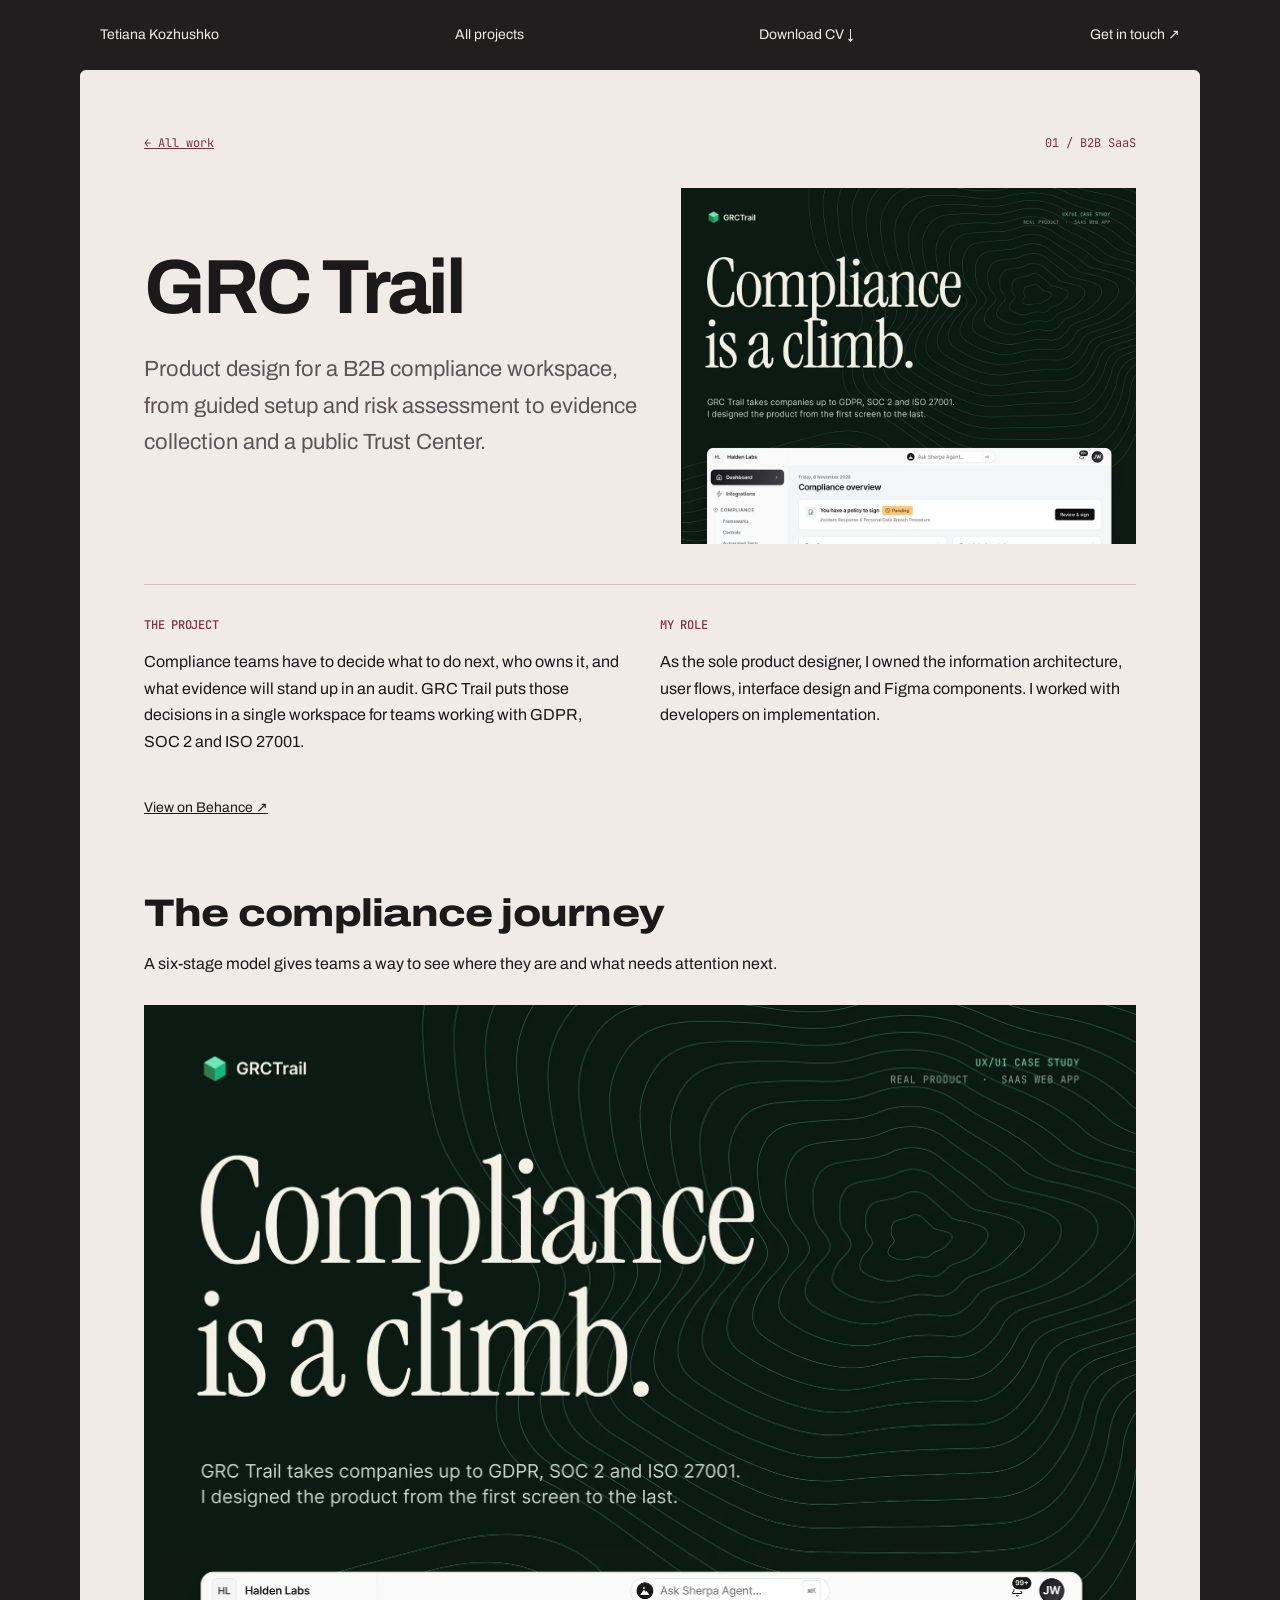
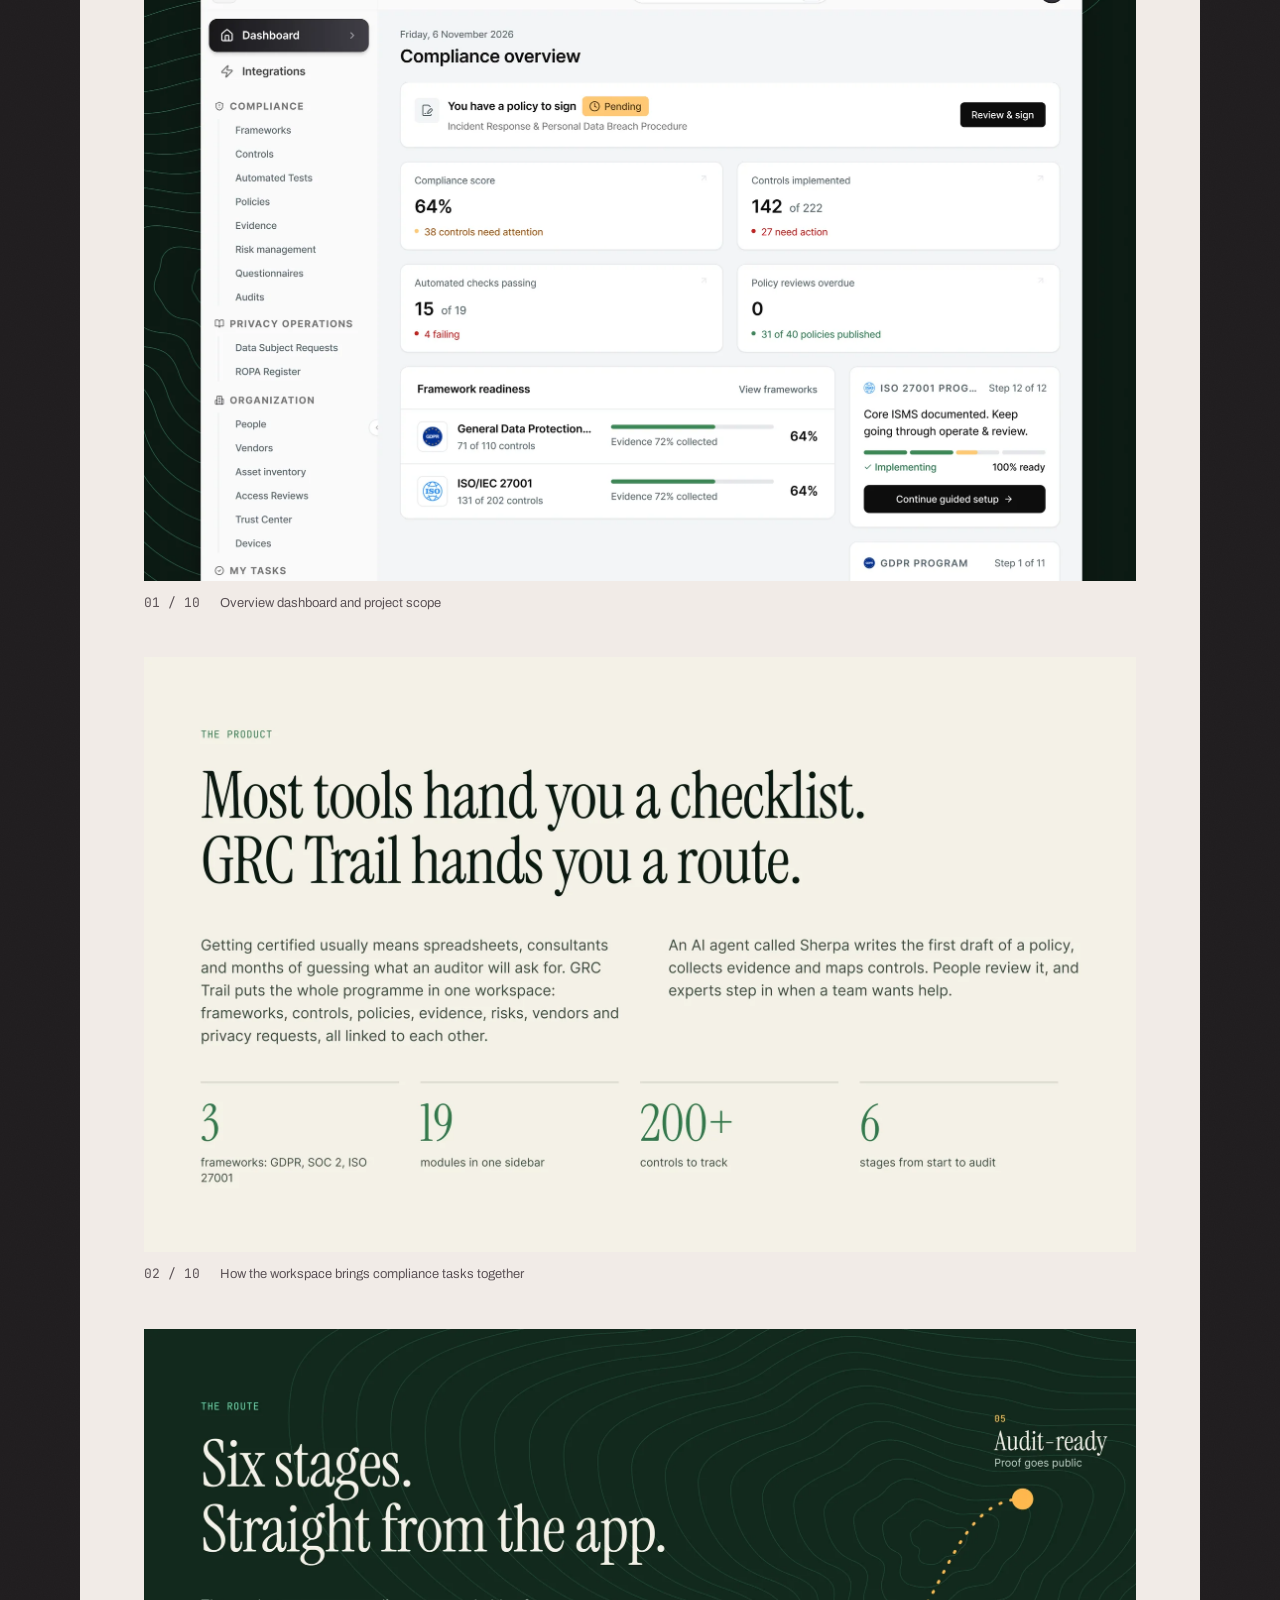
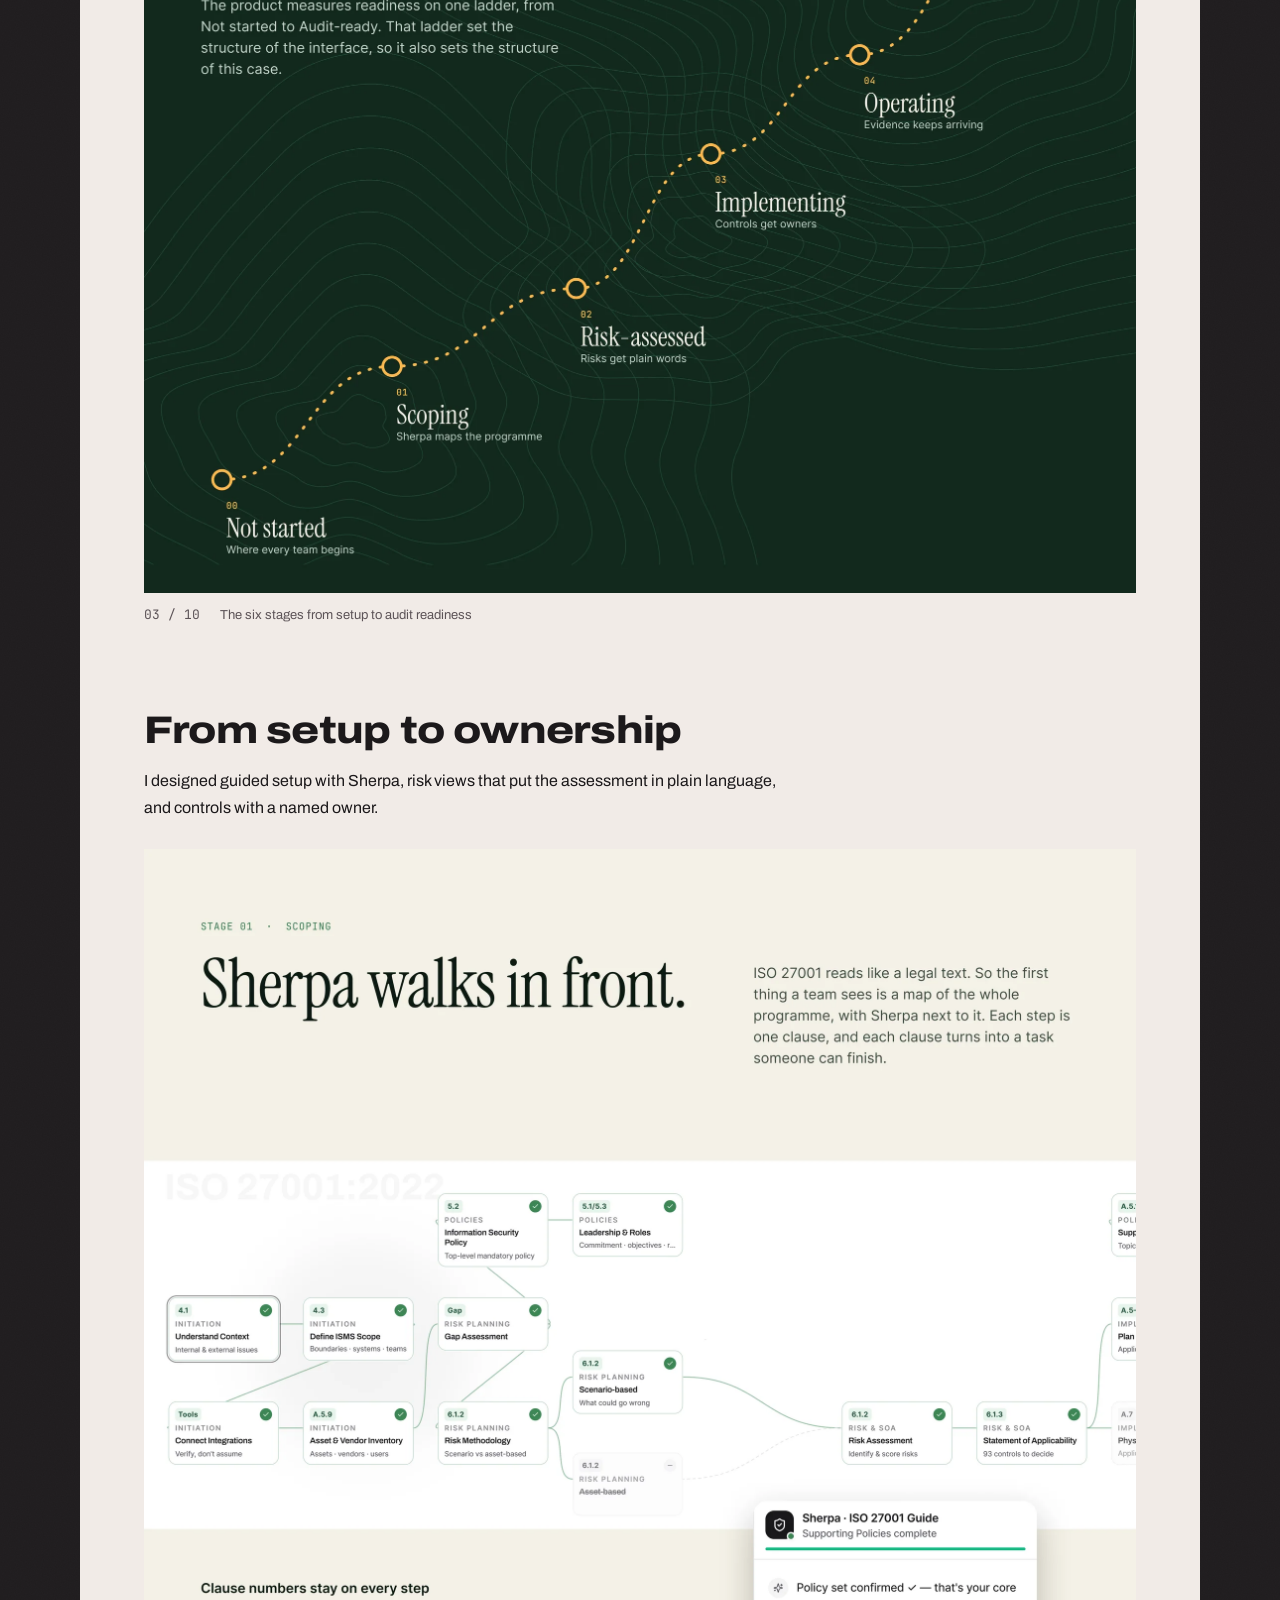
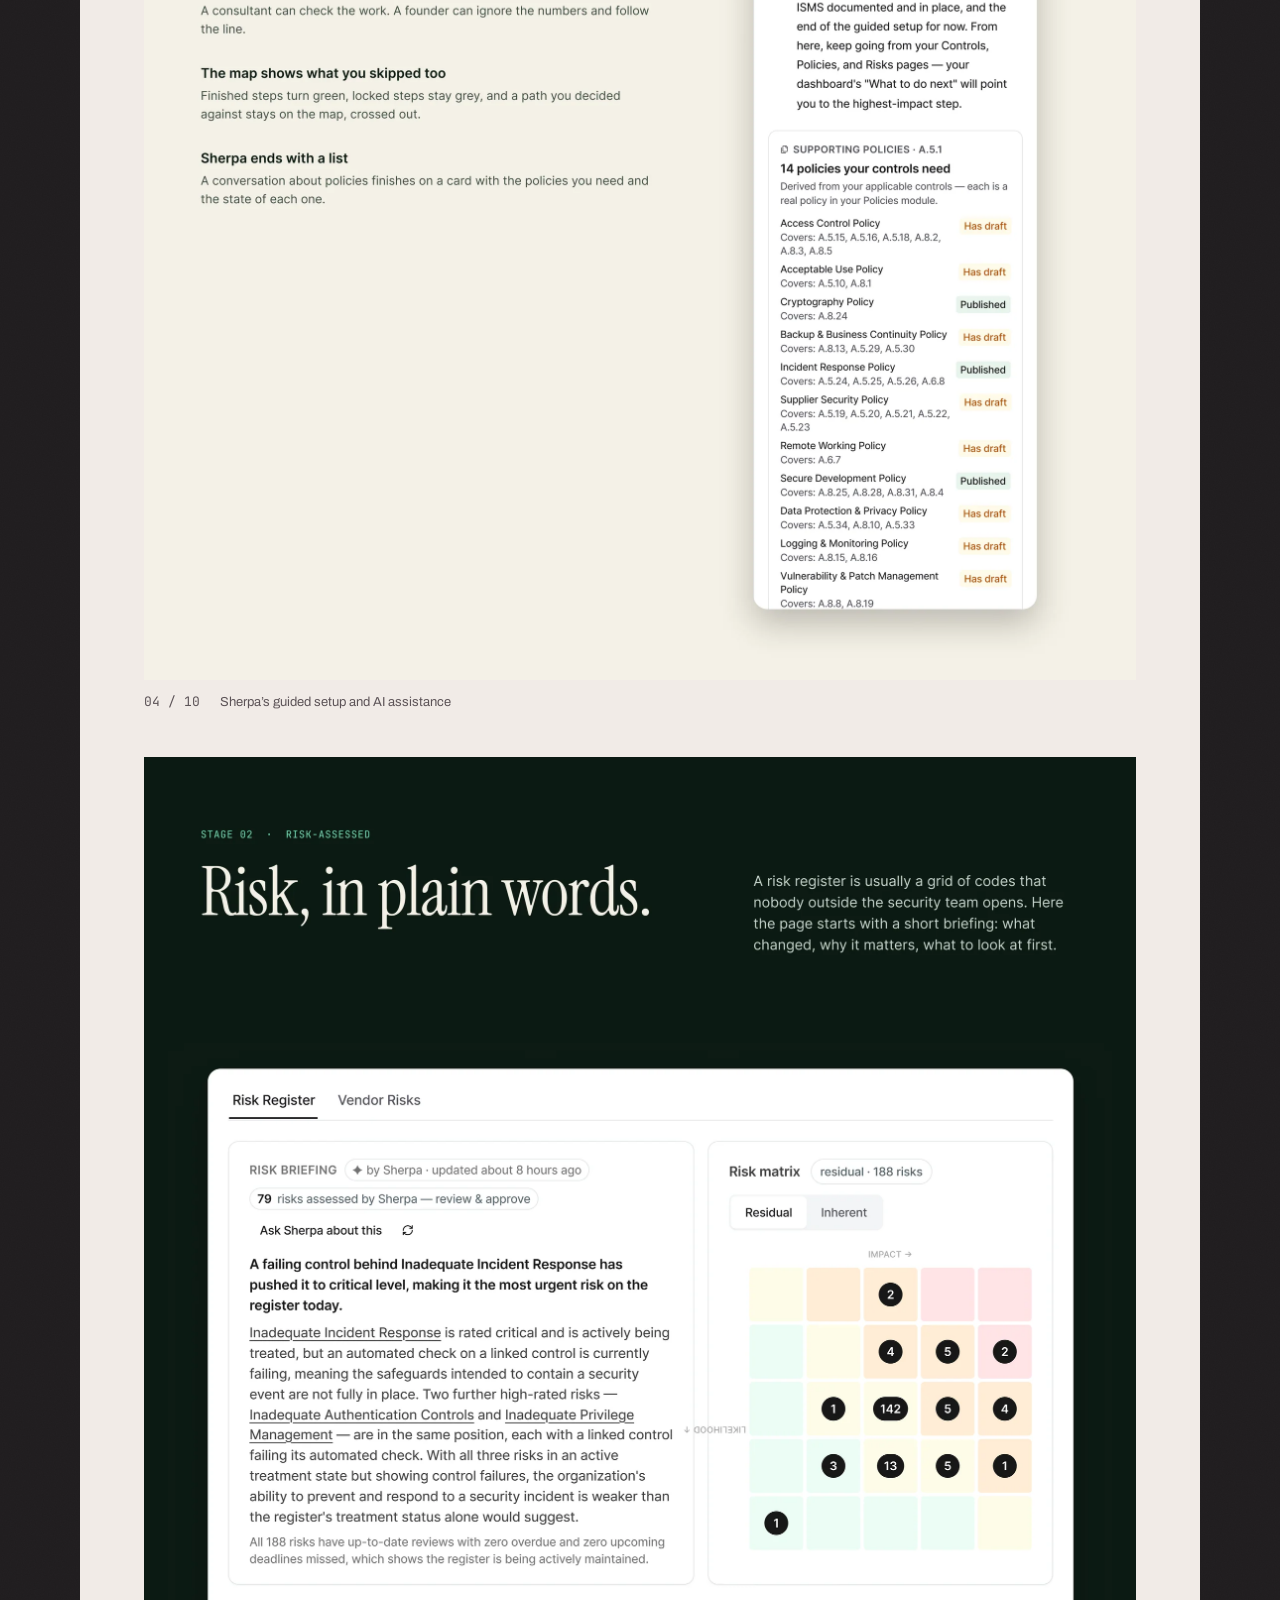
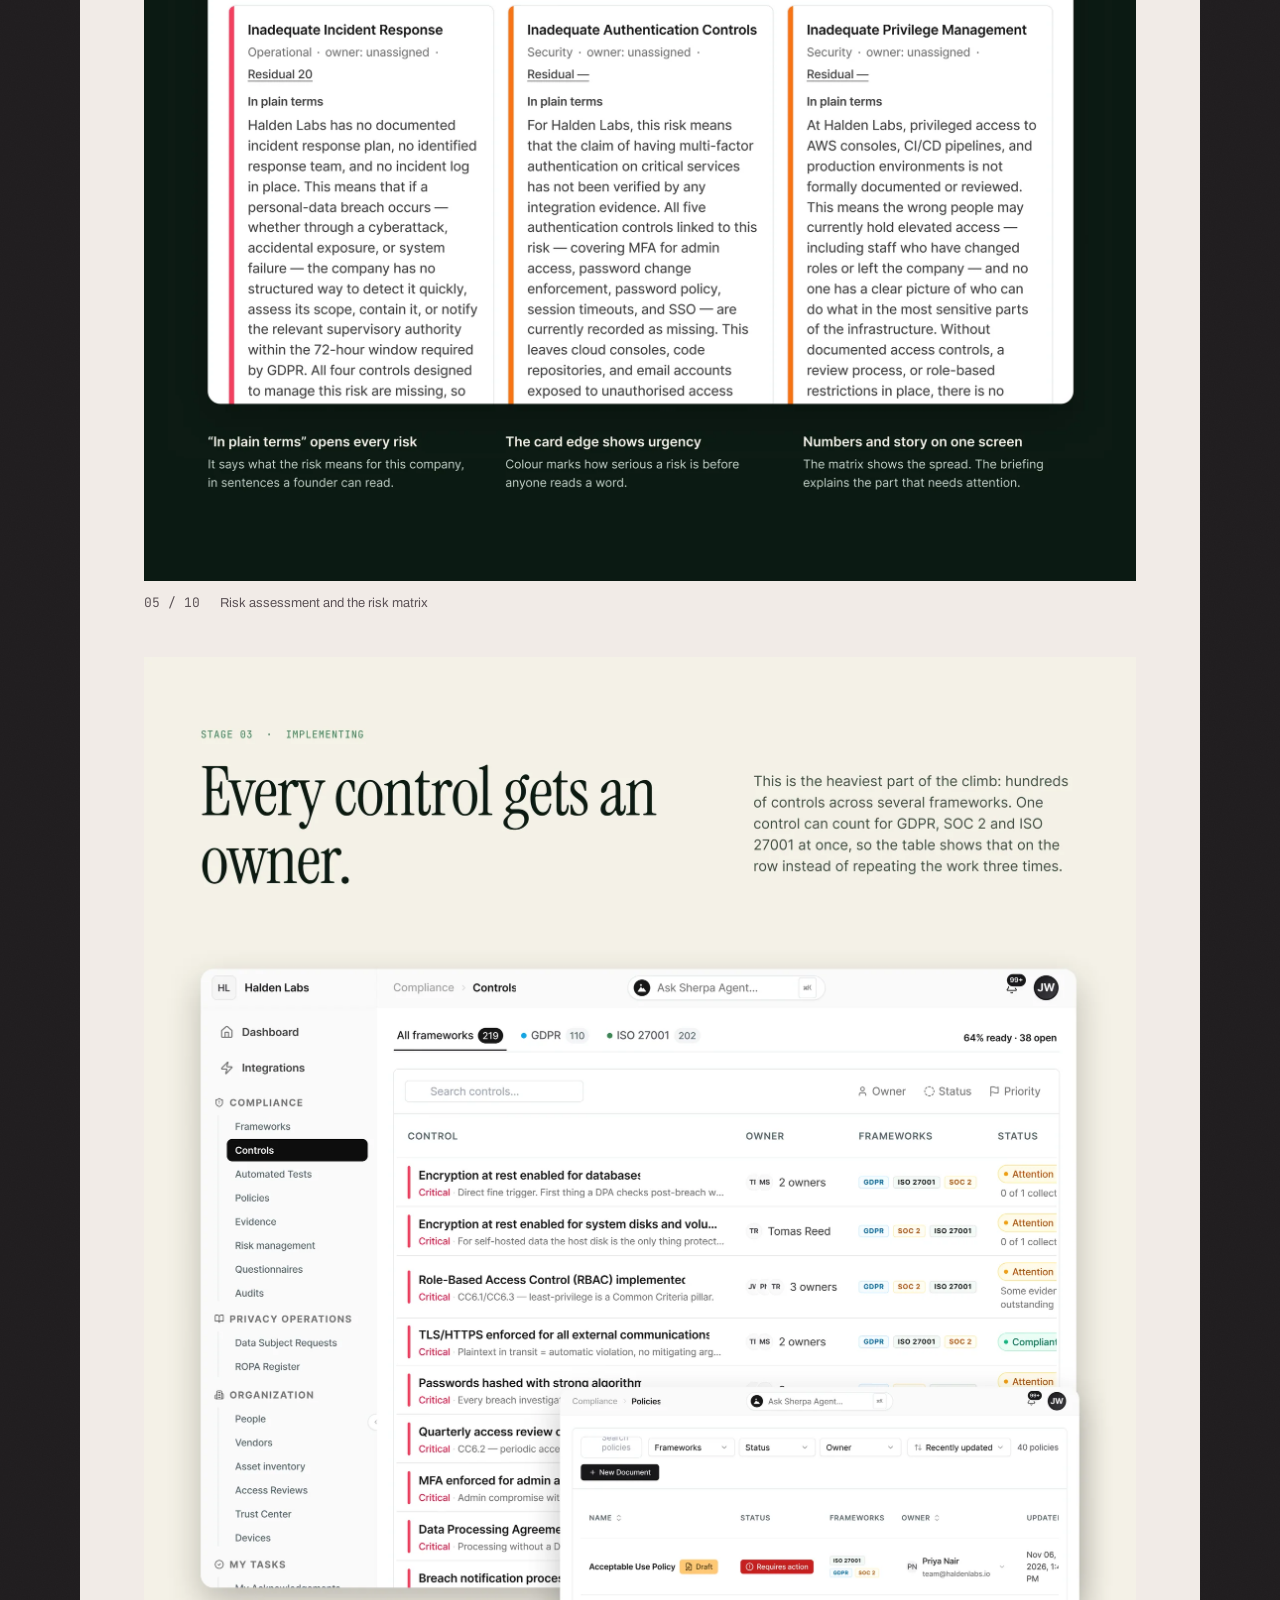
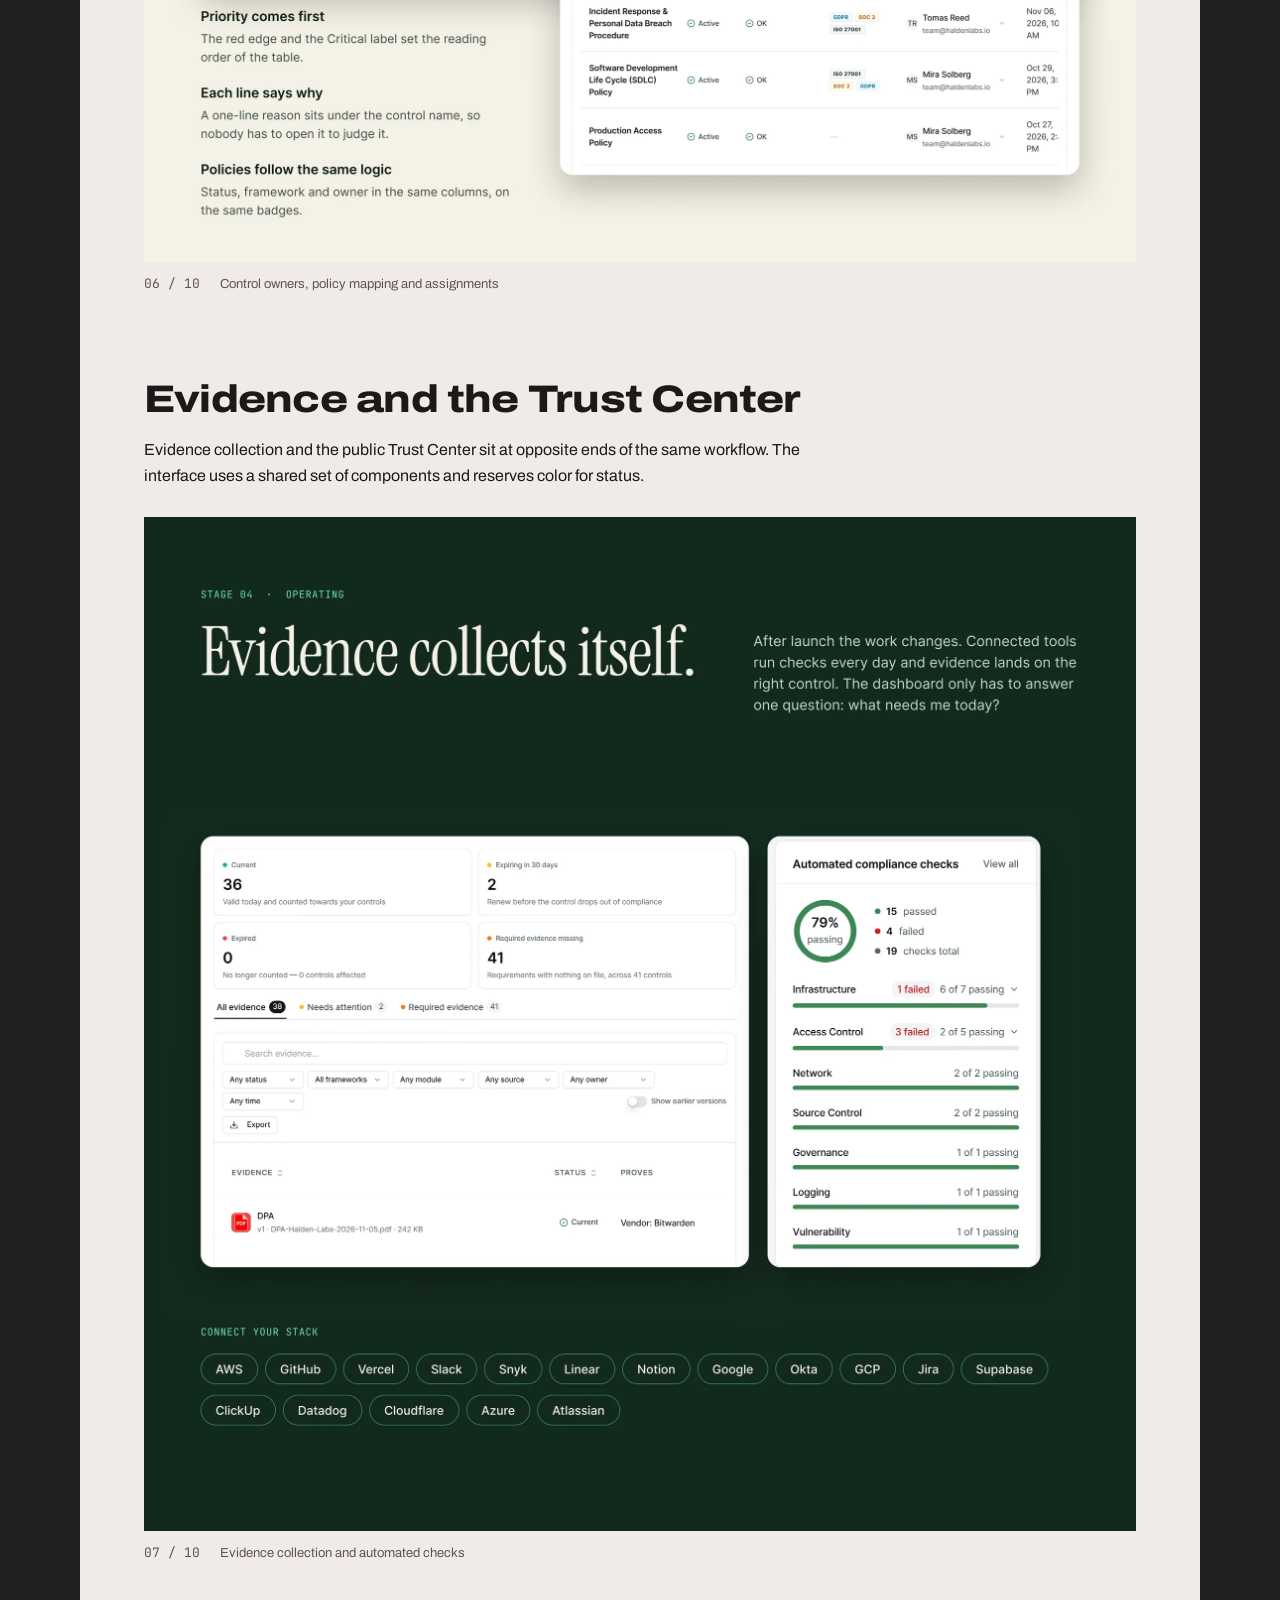
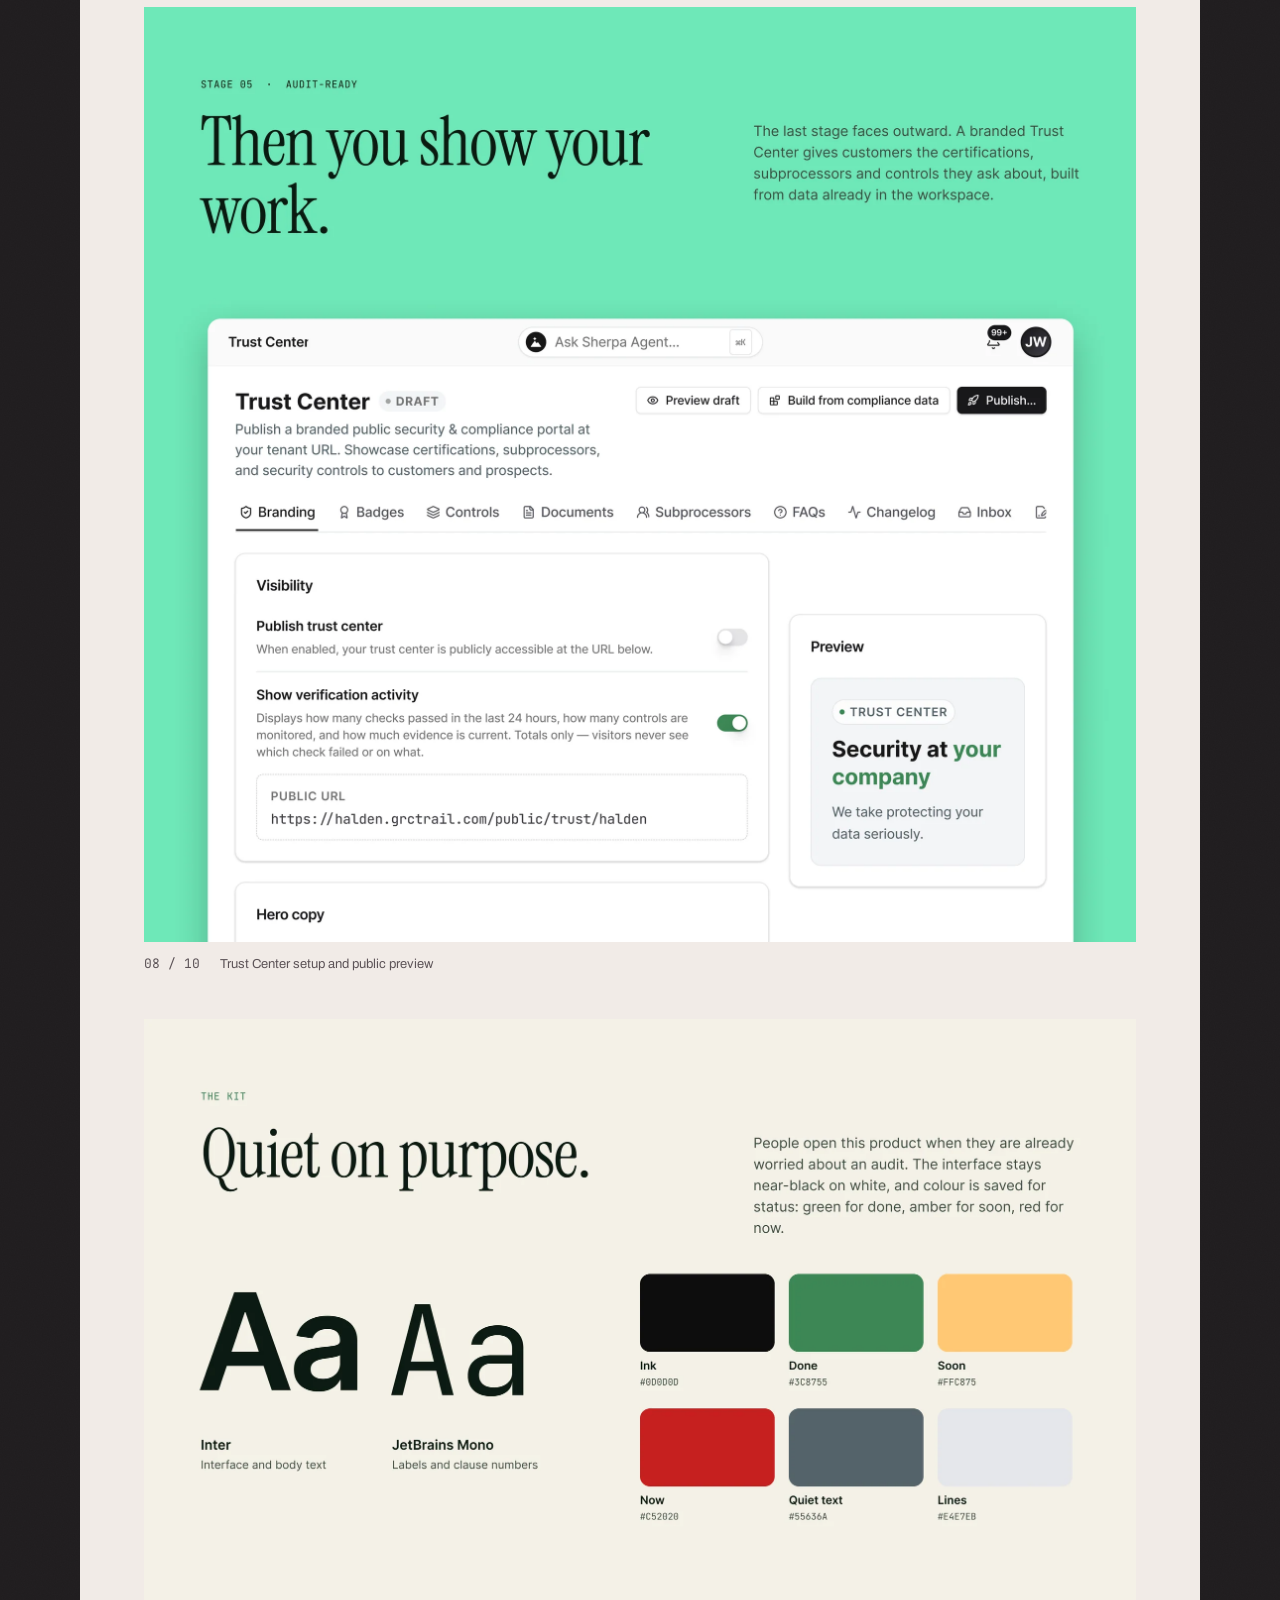
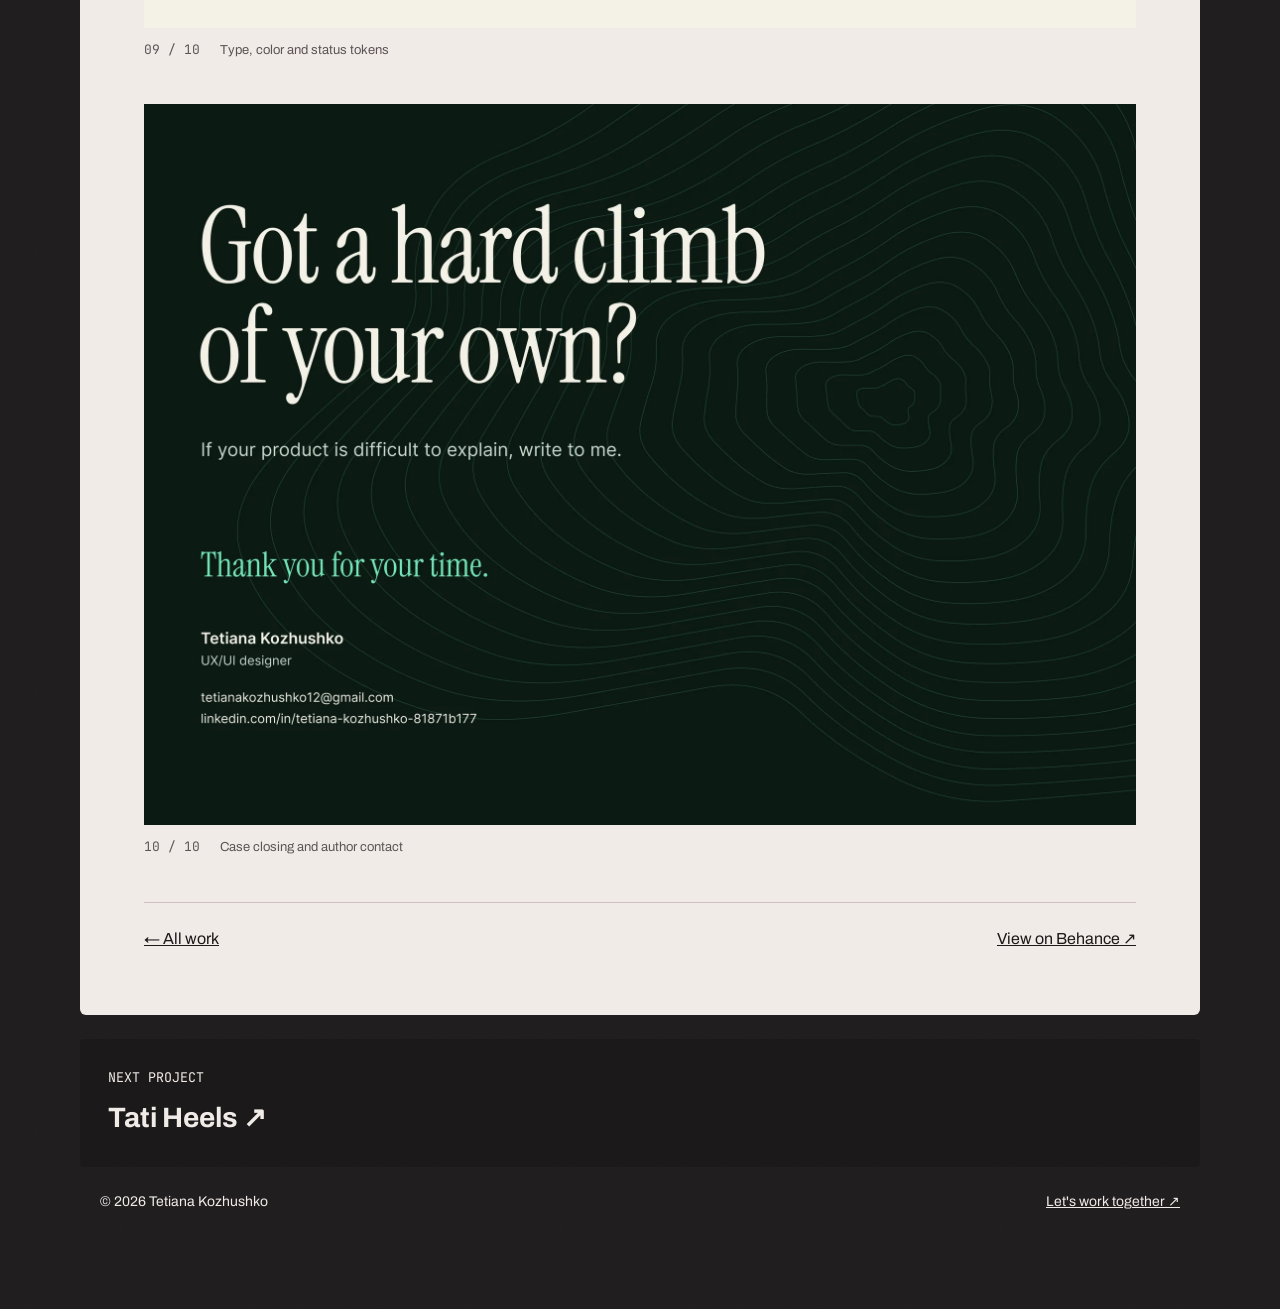
<file: work/grc-trail/index.html>
<!doctype html><html lang="en"><head><meta charset="utf-8"><meta name="viewport" content="width=device-width,initial-scale=1"><title>GRC Trail | Tetiana Kozhushko</title><meta name="description" content="Product design for a B2B compliance workspace, from guided setup and risk assessment to evidence collection and a public Trust Center."><link rel="canonical" href="https://tetianakozhushko.github.io/work/grc-trail/"><link rel="stylesheet" href="/portfolio.css"><link rel="stylesheet" href="/cases.css"><link href="https://fonts.googleapis.com/css2?family=Archivo:wght@400;500;600;700;800&family=JetBrains+Mono:wght@400;500&display=swap" rel="stylesheet"></head><body><nav class="case-nav" aria-label="Main navigation"><a href="/">Tetiana Kozhushko</a><a href="/#work">All projects</a><a href="/Tetiana-Kozhushko-CV.pdf" download>Download CV ↓</a><a href="mailto:tetianakozhushko12@gmail.com">Get in touch ↗</a></nav><main><article class="tk-case"><header class="tk-case-header"><div class="tk-case-kicker"><a href="/#work">← All work</a><span>01 / B2B SaaS</span></div><div class="tk-case-lead"><div><h1>GRC Trail</h1><p class="tk-case-deck">Product design for a B2B compliance workspace, from guided setup and risk assessment to evidence collection and a public Trust Center.</p></div><img data-tk-case-hero src="/assets/cases/grc-trail/behance-v1/hero.webp" width="1120" height="876" alt="GRC Trail — case study cover" loading="eager" decoding="async" fetchpriority="high"></div><div class="tk-case-overview"><div><h2>The project</h2><p>Compliance teams have to decide what to do next, who owns it, and what evidence will stand up in an audit. GRC Trail puts those decisions in a single workspace for teams working with GDPR, SOC 2 and ISO 27001.</p></div><div><h2>My role</h2><p>As the sole product designer, I owned the information architecture, user flows, interface design and Figma components. I worked with developers on implementation.</p></div></div><a class="tk-case-link" href="https://www.behance.net/gallery/258265587/GRC-Trail-B2B-Compliance-SaaS-Product-Design" target="_blank" rel="noopener">View on Behance ↗</a></header><section class="tk-case-chapter"><div class="tk-case-chapter-intro"><h2>The compliance journey</h2><p>A six-stage model gives teams a way to see where they are and what needs attention next.</p></div><figure class="tk-case-figure"><a href="/assets/cases/grc-trail/behance-v1/01.webp" target="_blank" rel="noopener" aria-label="Open full-size image: Overview dashboard and project scope"><img src="/assets/cases/grc-trail/behance-v1/01.webp" srcset="/assets/cases/grc-trail/behance-v1/01-small.webp 760w, /assets/cases/grc-trail/behance-v1/01.webp 2000w" sizes="(max-width: 860px) 94vw, 1040px" width="2000" height="2371" alt="Overview dashboard and project scope" loading="lazy" decoding="async" fetchpriority="auto"></a><figcaption><span>01 / 10</span>Overview dashboard and project scope</figcaption></figure><figure class="tk-case-figure"><a href="/assets/cases/grc-trail/behance-v1/02.webp" target="_blank" rel="noopener" aria-label="Open full-size image: How the workspace brings compliance tasks together"><img src="/assets/cases/grc-trail/behance-v1/02.webp" srcset="/assets/cases/grc-trail/behance-v1/02-small.webp 760w, /assets/cases/grc-trail/behance-v1/02.webp 2000w" sizes="(max-width: 860px) 94vw, 1040px" width="2000" height="1200" alt="How the workspace brings compliance tasks together" loading="lazy" decoding="async" fetchpriority="auto"></a><figcaption><span>02 / 10</span>How the workspace brings compliance tasks together</figcaption></figure><figure class="tk-case-figure"><a href="/assets/cases/grc-trail/behance-v1/03.webp" target="_blank" rel="noopener" aria-label="Open full-size image: The six stages from setup to audit readiness"><img src="/assets/cases/grc-trail/behance-v1/03.webp" srcset="/assets/cases/grc-trail/behance-v1/03-small.webp 760w, /assets/cases/grc-trail/behance-v1/03.webp 2000w" sizes="(max-width: 860px) 94vw, 1040px" width="2000" height="1743" alt="The six stages from setup to audit readiness" loading="lazy" decoding="async" fetchpriority="auto"></a><figcaption><span>03 / 10</span>The six stages from setup to audit readiness</figcaption></figure></section><section class="tk-case-chapter"><div class="tk-case-chapter-intro"><h2>From setup to ownership</h2><p>I designed guided setup with Sherpa, risk views that put the assessment in plain language, and controls with a named owner.</p></div><figure class="tk-case-figure"><a href="/assets/cases/grc-trail/behance-v1/04.webp" target="_blank" rel="noopener" aria-label="Open full-size image: Sherpa’s guided setup and AI assistance"><img src="/assets/cases/grc-trail/behance-v1/04.webp" srcset="/assets/cases/grc-trail/behance-v1/04-small.webp 760w, /assets/cases/grc-trail/behance-v1/04.webp 2000w" sizes="(max-width: 860px) 94vw, 1040px" width="2000" height="2886" alt="Sherpa’s guided setup and AI assistance" loading="lazy" decoding="async" fetchpriority="auto"></a><figcaption><span>04 / 10</span>Sherpa’s guided setup and AI assistance</figcaption></figure><figure class="tk-case-figure"><a href="/assets/cases/grc-trail/behance-v1/05.webp" target="_blank" rel="noopener" aria-label="Open full-size image: Risk assessment and the risk matrix"><img src="/assets/cases/grc-trail/behance-v1/05.webp" srcset="/assets/cases/grc-trail/behance-v1/05-small.webp 760w, /assets/cases/grc-trail/behance-v1/05.webp 2000w" sizes="(max-width: 860px) 94vw, 1040px" width="2000" height="2871" alt="Risk assessment and the risk matrix" loading="lazy" decoding="async" fetchpriority="auto"></a><figcaption><span>05 / 10</span>Risk assessment and the risk matrix</figcaption></figure><figure class="tk-case-figure"><a href="/assets/cases/grc-trail/behance-v1/06.webp" target="_blank" rel="noopener" aria-label="Open full-size image: Control owners, policy mapping and assignments"><img src="/assets/cases/grc-trail/behance-v1/06.webp" srcset="/assets/cases/grc-trail/behance-v1/06-small.webp 760w, /assets/cases/grc-trail/behance-v1/06.webp 2000w" sizes="(max-width: 860px) 94vw, 1040px" width="2000" height="2429" alt="Control owners, policy mapping and assignments" loading="lazy" decoding="async" fetchpriority="auto"></a><figcaption><span>06 / 10</span>Control owners, policy mapping and assignments</figcaption></figure></section><section class="tk-case-chapter"><div class="tk-case-chapter-intro"><h2>Evidence and the Trust Center</h2><p>Evidence collection and the public Trust Center sit at opposite ends of the same workflow. The interface uses a shared set of components and reserves color for status.</p></div><figure class="tk-case-figure"><a href="/assets/cases/grc-trail/behance-v1/07.webp" target="_blank" rel="noopener" aria-label="Open full-size image: Evidence collection and automated checks"><img src="/assets/cases/grc-trail/behance-v1/07.webp" srcset="/assets/cases/grc-trail/behance-v1/07-small.webp 760w, /assets/cases/grc-trail/behance-v1/07.webp 2000w" sizes="(max-width: 860px) 94vw, 1040px" width="2000" height="2043" alt="Evidence collection and automated checks" loading="lazy" decoding="async" fetchpriority="auto"></a><figcaption><span>07 / 10</span>Evidence collection and automated checks</figcaption></figure><figure class="tk-case-figure"><a href="/assets/cases/grc-trail/behance-v1/08.webp" target="_blank" rel="noopener" aria-label="Open full-size image: Trust Center setup and public preview"><img src="/assets/cases/grc-trail/behance-v1/08.webp" srcset="/assets/cases/grc-trail/behance-v1/08-small.webp 760w, /assets/cases/grc-trail/behance-v1/08.webp 2000w" sizes="(max-width: 860px) 94vw, 1040px" width="2000" height="1886" alt="Trust Center setup and public preview" loading="lazy" decoding="async" fetchpriority="auto"></a><figcaption><span>08 / 10</span>Trust Center setup and public preview</figcaption></figure><figure class="tk-case-figure"><a href="/assets/cases/grc-trail/behance-v1/09.webp" target="_blank" rel="noopener" aria-label="Open full-size image: Type, color and status tokens"><img src="/assets/cases/grc-trail/behance-v1/09.webp" srcset="/assets/cases/grc-trail/behance-v1/09-small.webp 760w, /assets/cases/grc-trail/behance-v1/09.webp 2000w" sizes="(max-width: 860px) 94vw, 1040px" width="2000" height="1229" alt="Type, color and status tokens" loading="lazy" decoding="async" fetchpriority="auto"></a><figcaption><span>09 / 10</span>Type, color and status tokens</figcaption></figure><figure class="tk-case-figure"><a href="/assets/cases/grc-trail/behance-v1/10.webp" target="_blank" rel="noopener" aria-label="Open full-size image: Case closing and author contact"><img src="/assets/cases/grc-trail/behance-v1/10.webp" srcset="/assets/cases/grc-trail/behance-v1/10-small.webp 760w, /assets/cases/grc-trail/behance-v1/10.webp 2000w" sizes="(max-width: 860px) 94vw, 1040px" width="2000" height="1454" alt="Case closing and author contact" loading="lazy" decoding="async" fetchpriority="auto"></a><figcaption><span>10 / 10</span>Case closing and author contact</figcaption></figure></section><div class="tk-case-end"><a href="/#work">← All work</a><a href="https://www.behance.net/gallery/258265587/GRC-Trail-B2B-Compliance-SaaS-Product-Design" target="_blank" rel="noopener">View on Behance ↗</a></div></article><a class="next-case" style="max-width:1120px;margin:24px auto" href="/work/tati-heels/"><small>NEXT PROJECT</small><strong>Tati Heels ↗</strong></a></main><footer class="case-footer"><span>© 2026 Tetiana Kozhushko</span><a href="mailto:tetianakozhushko12@gmail.com">Let's work together ↗</a></footer></body></html>
</file>
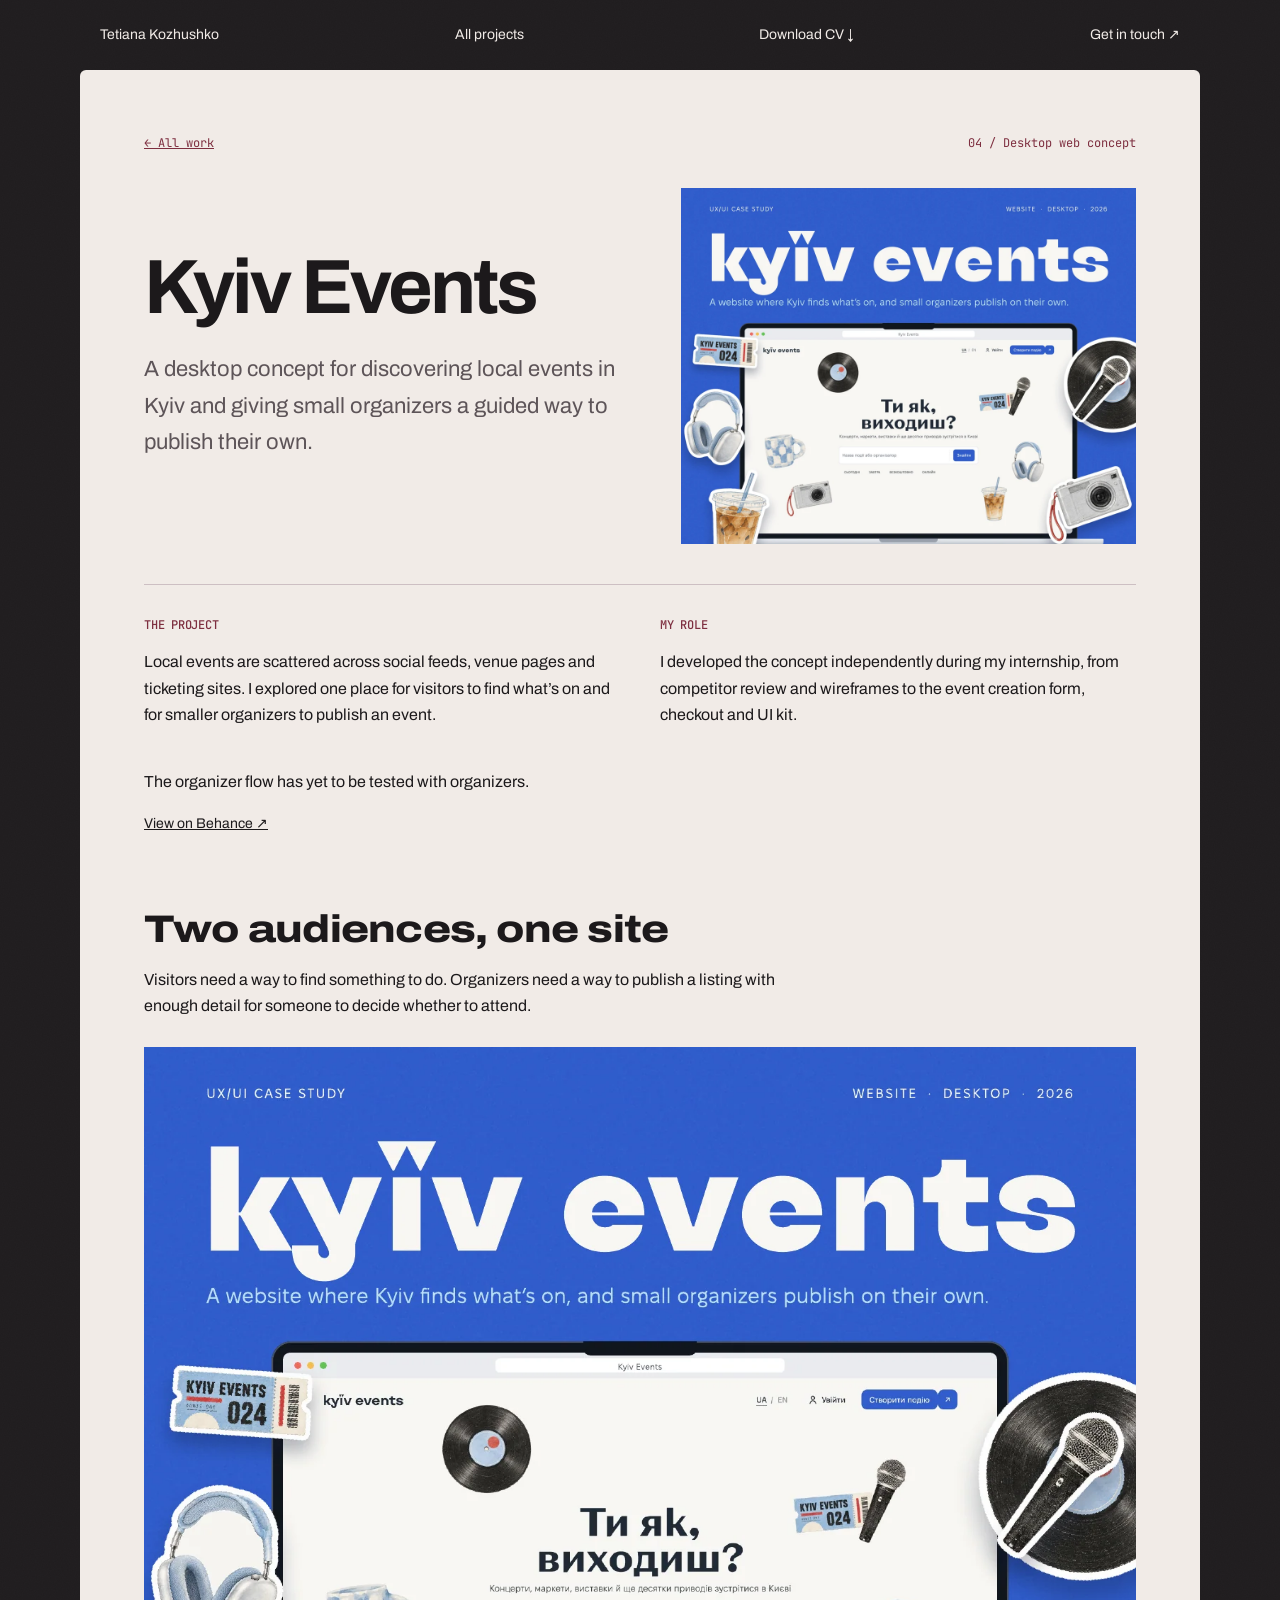
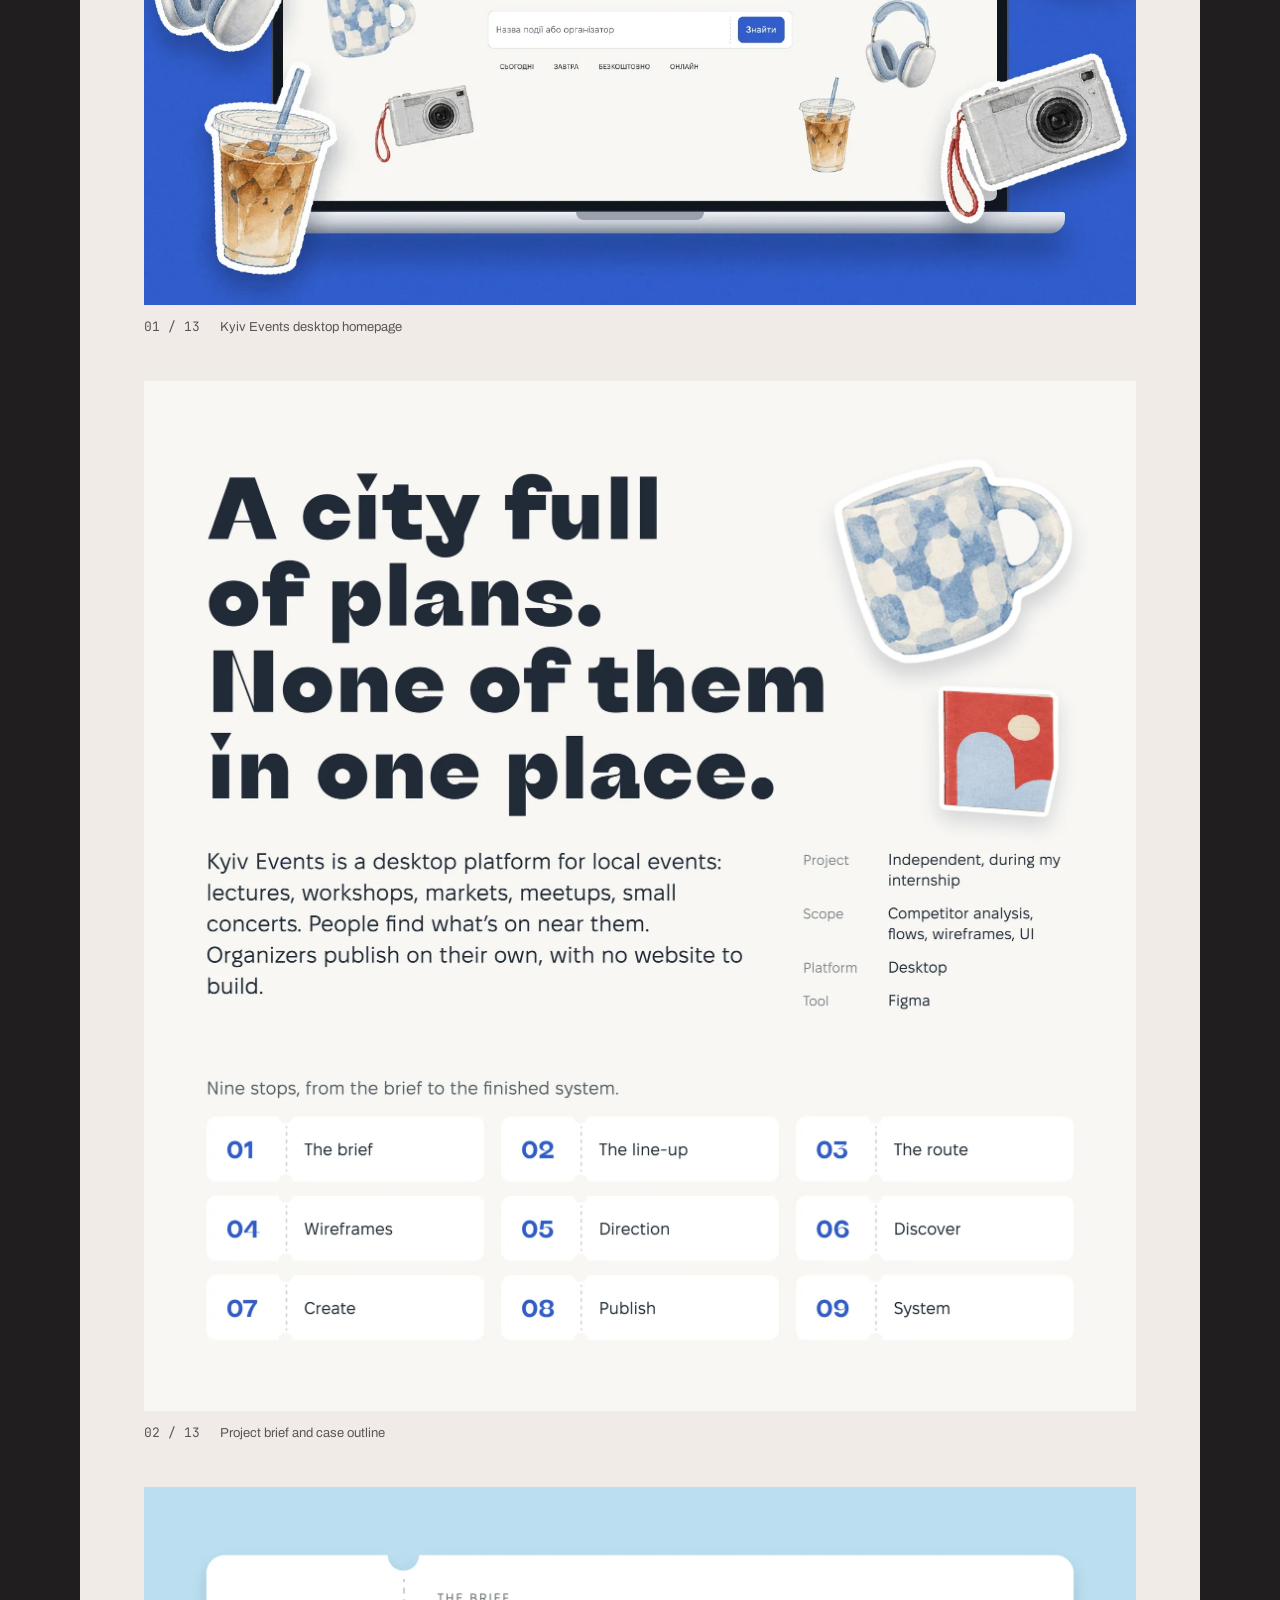
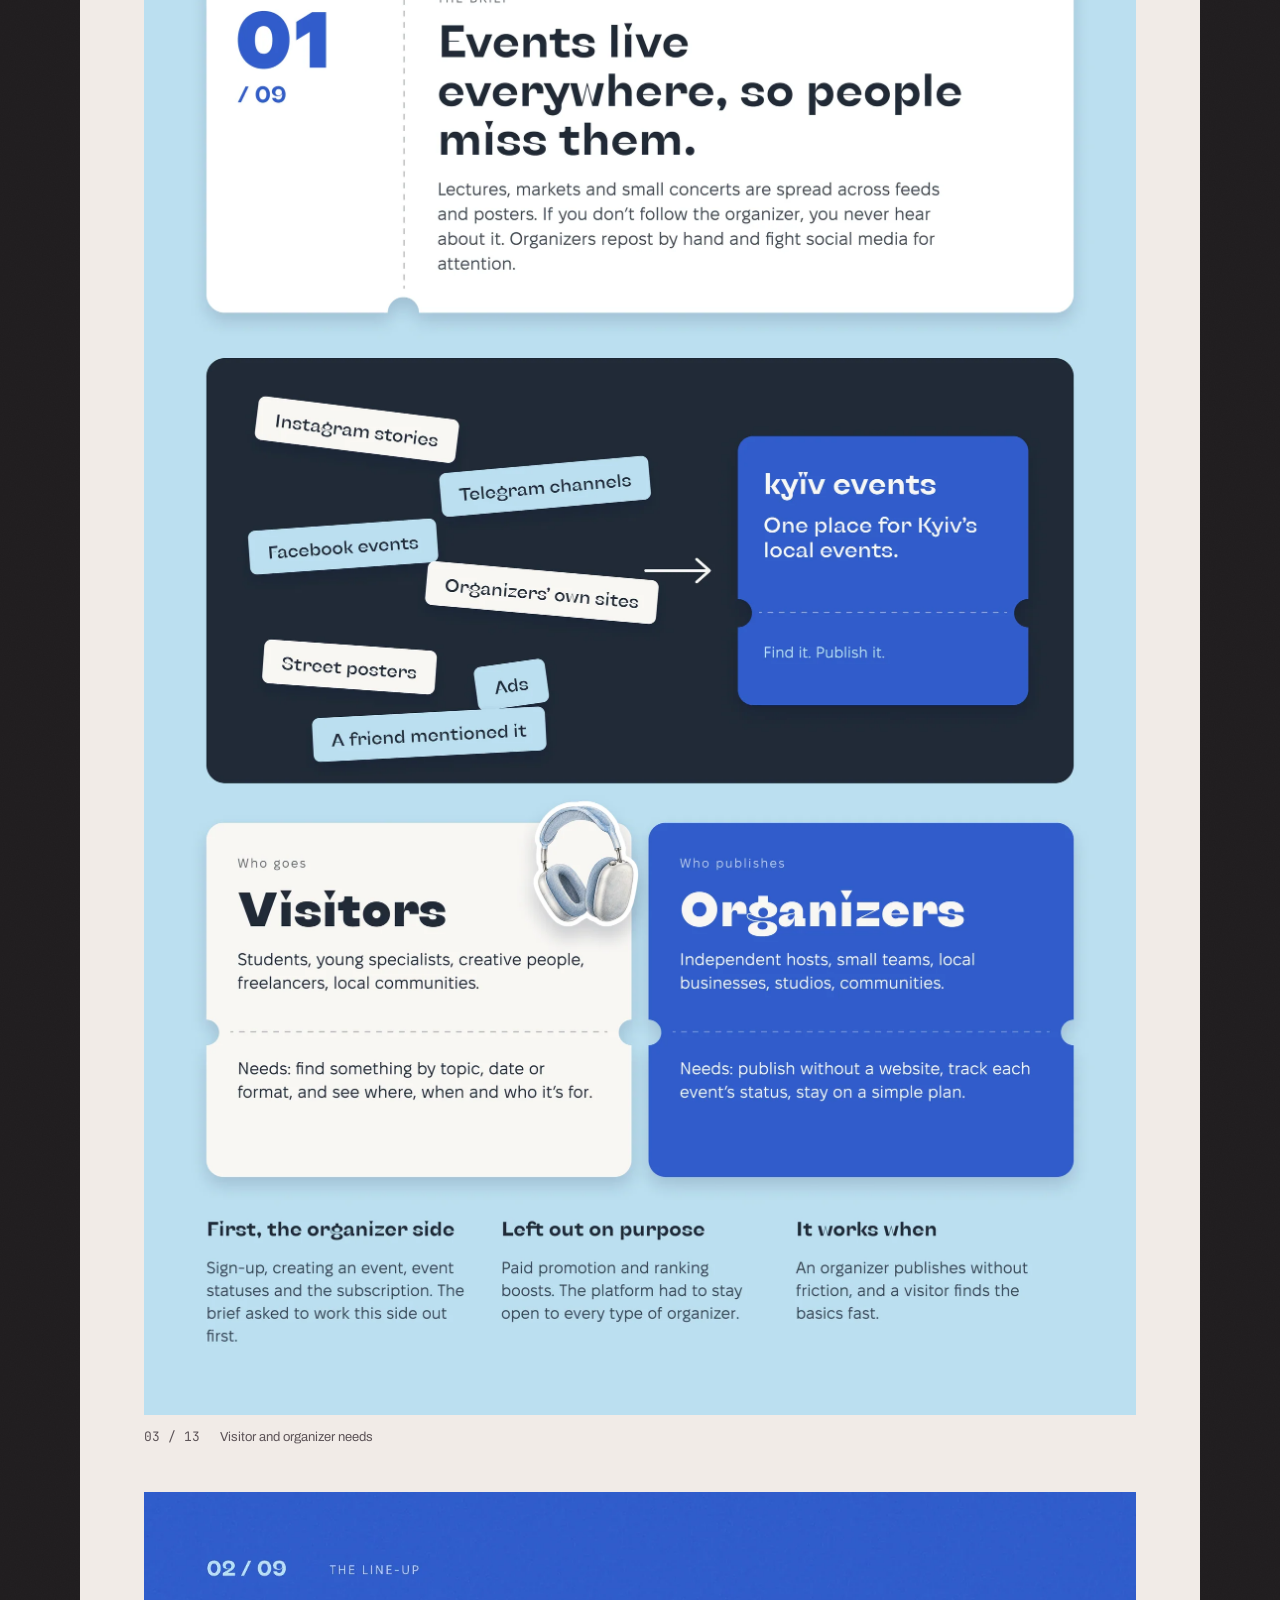
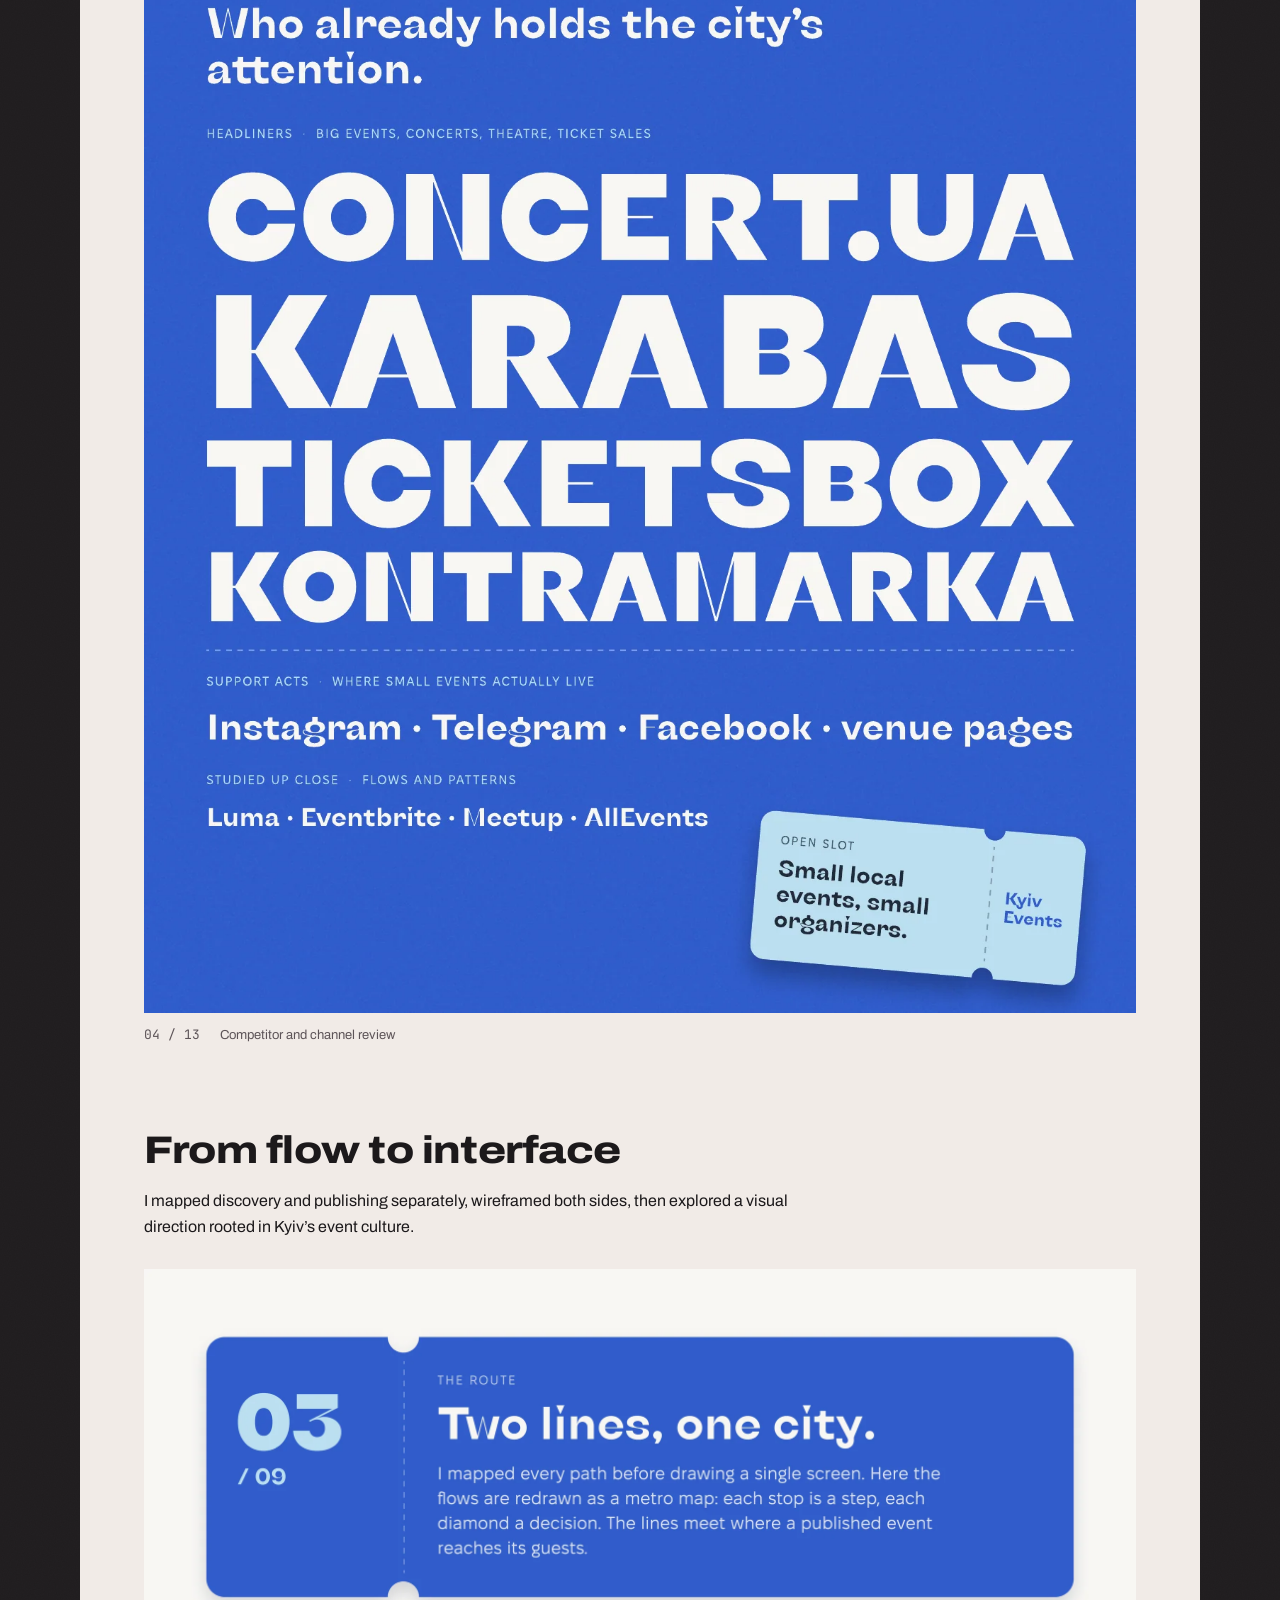
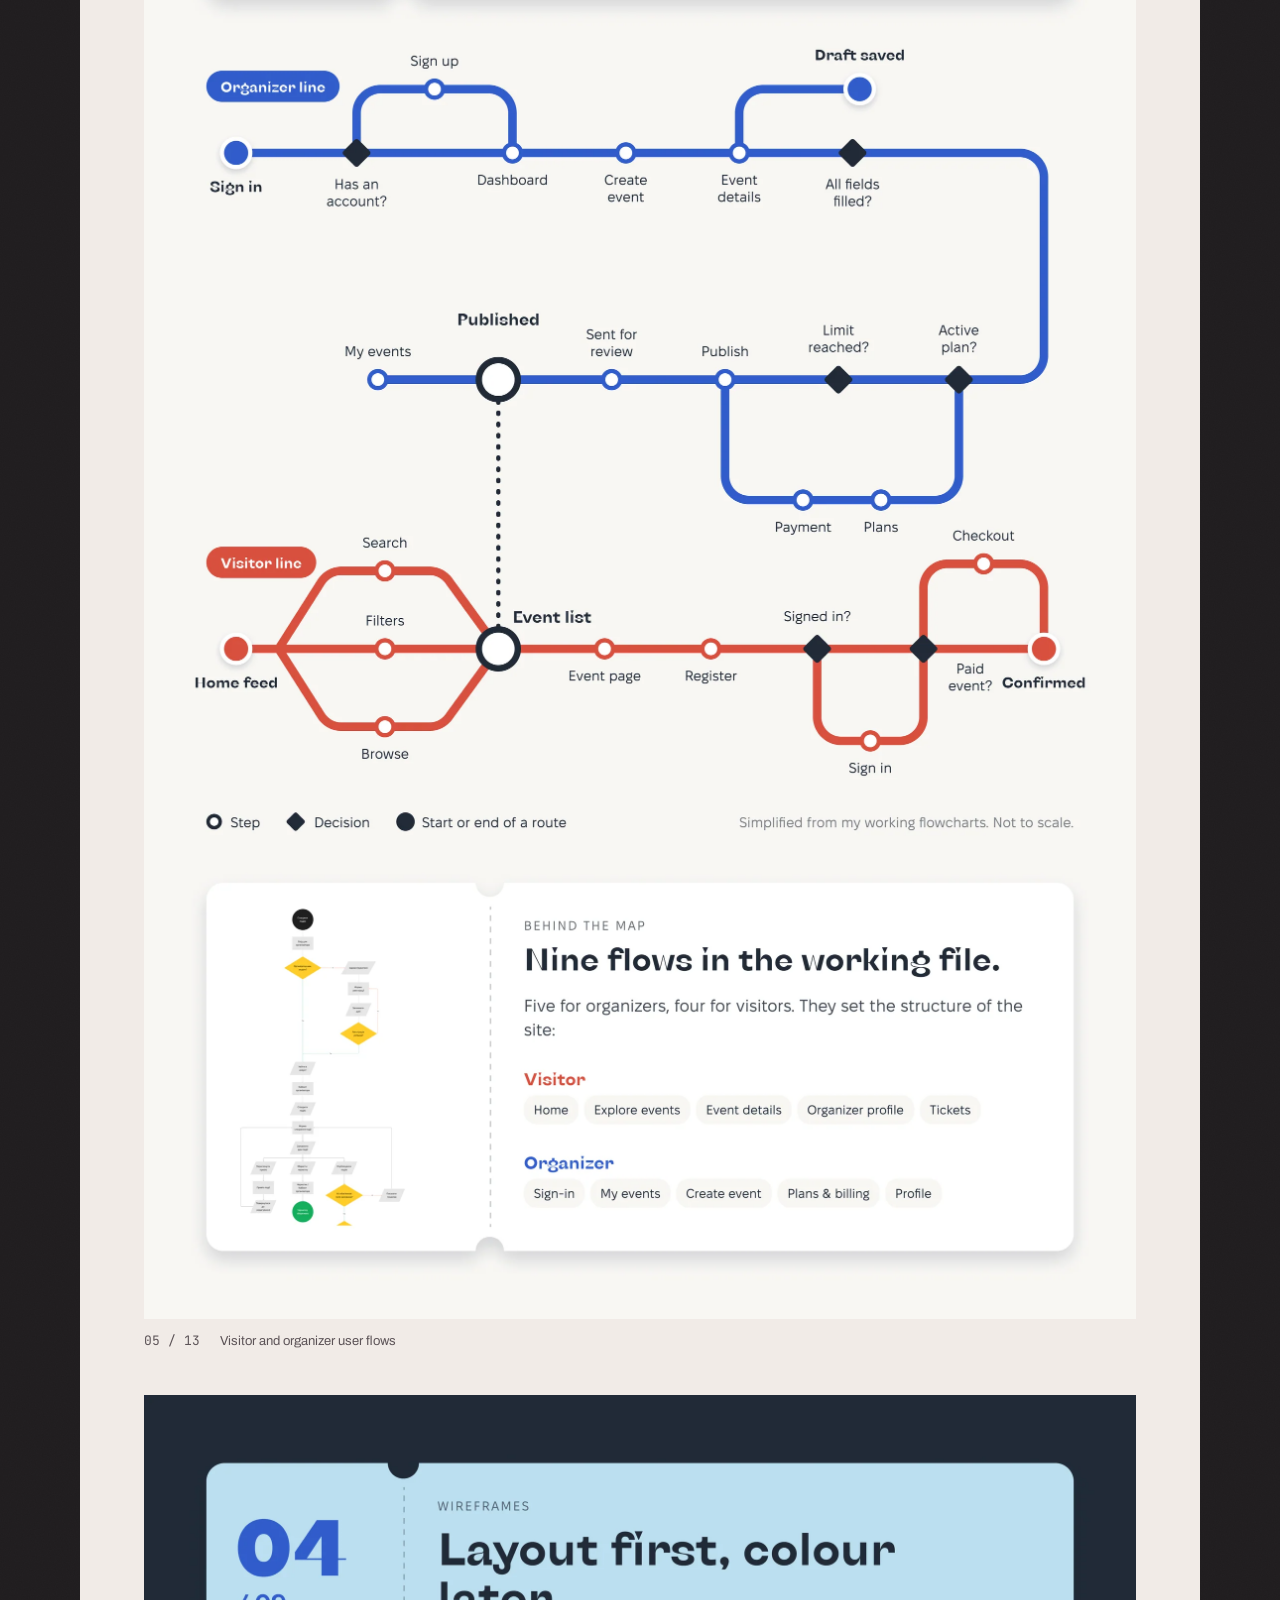
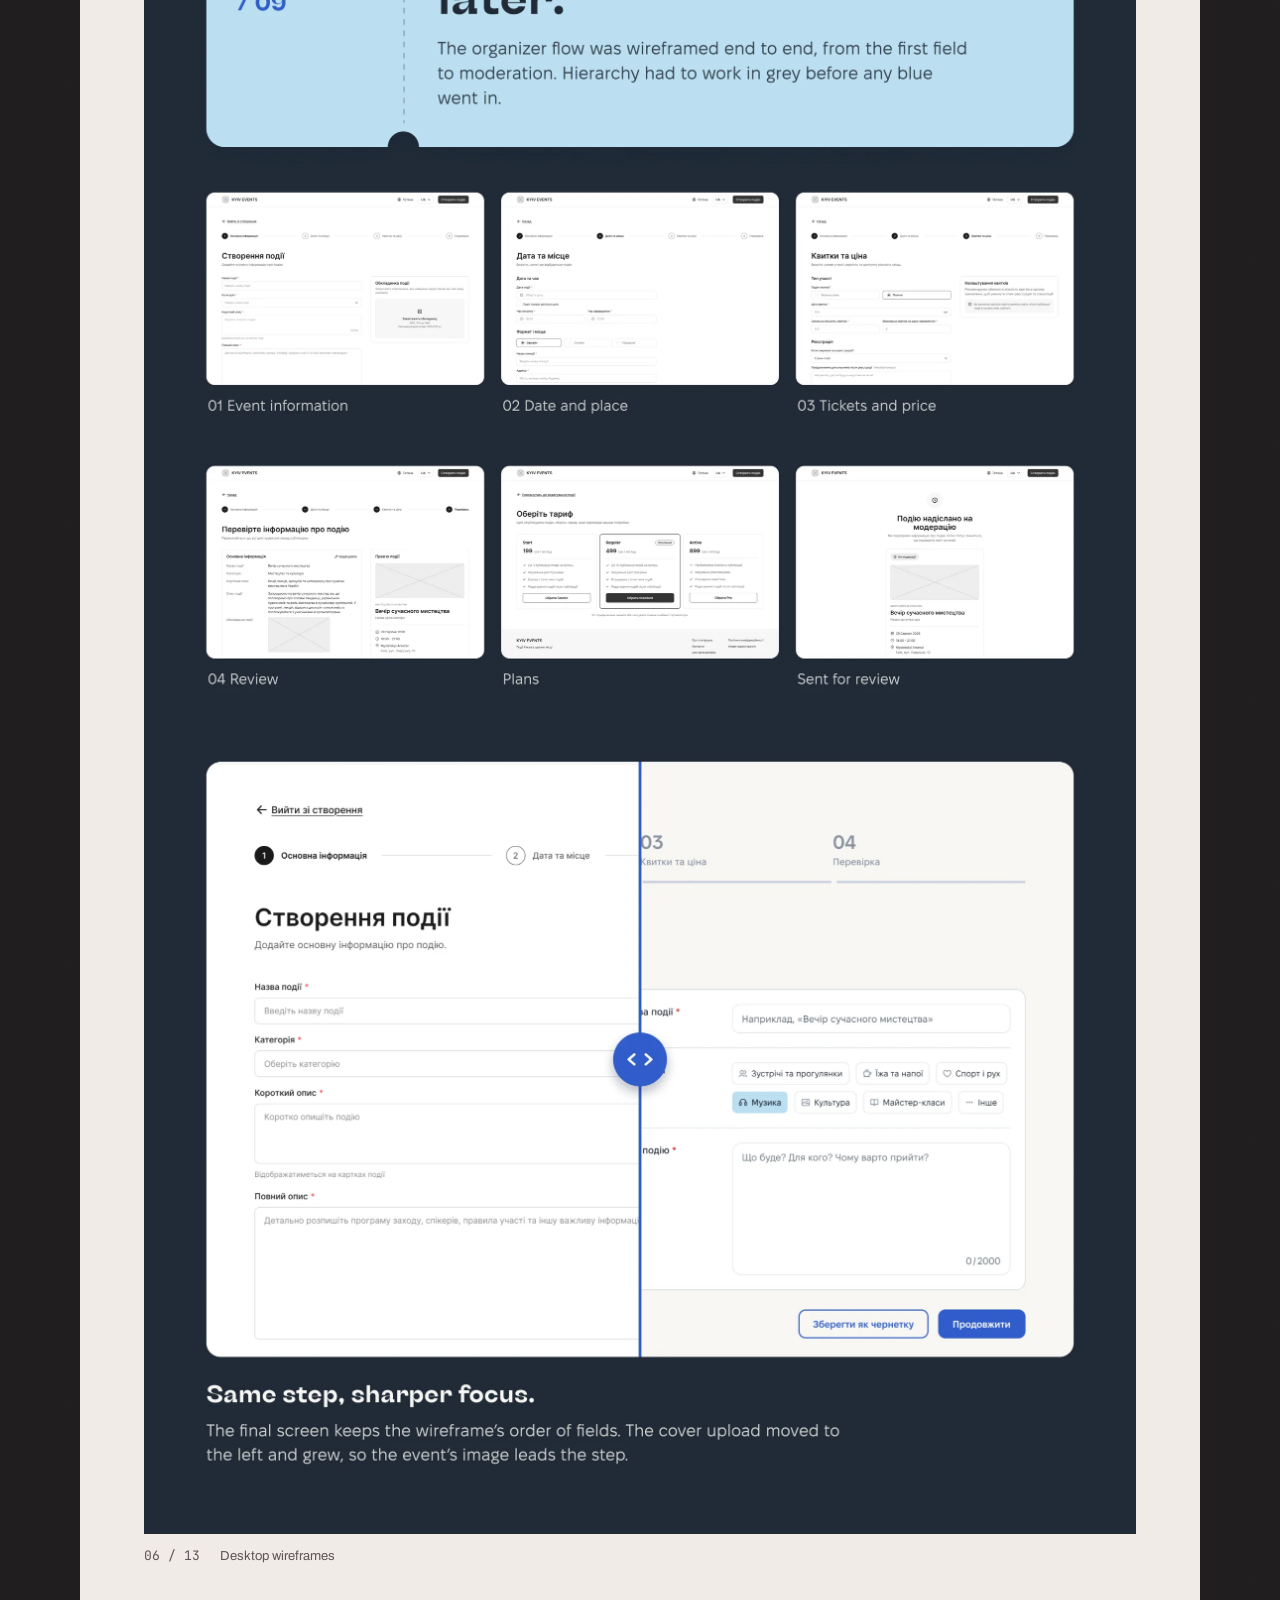
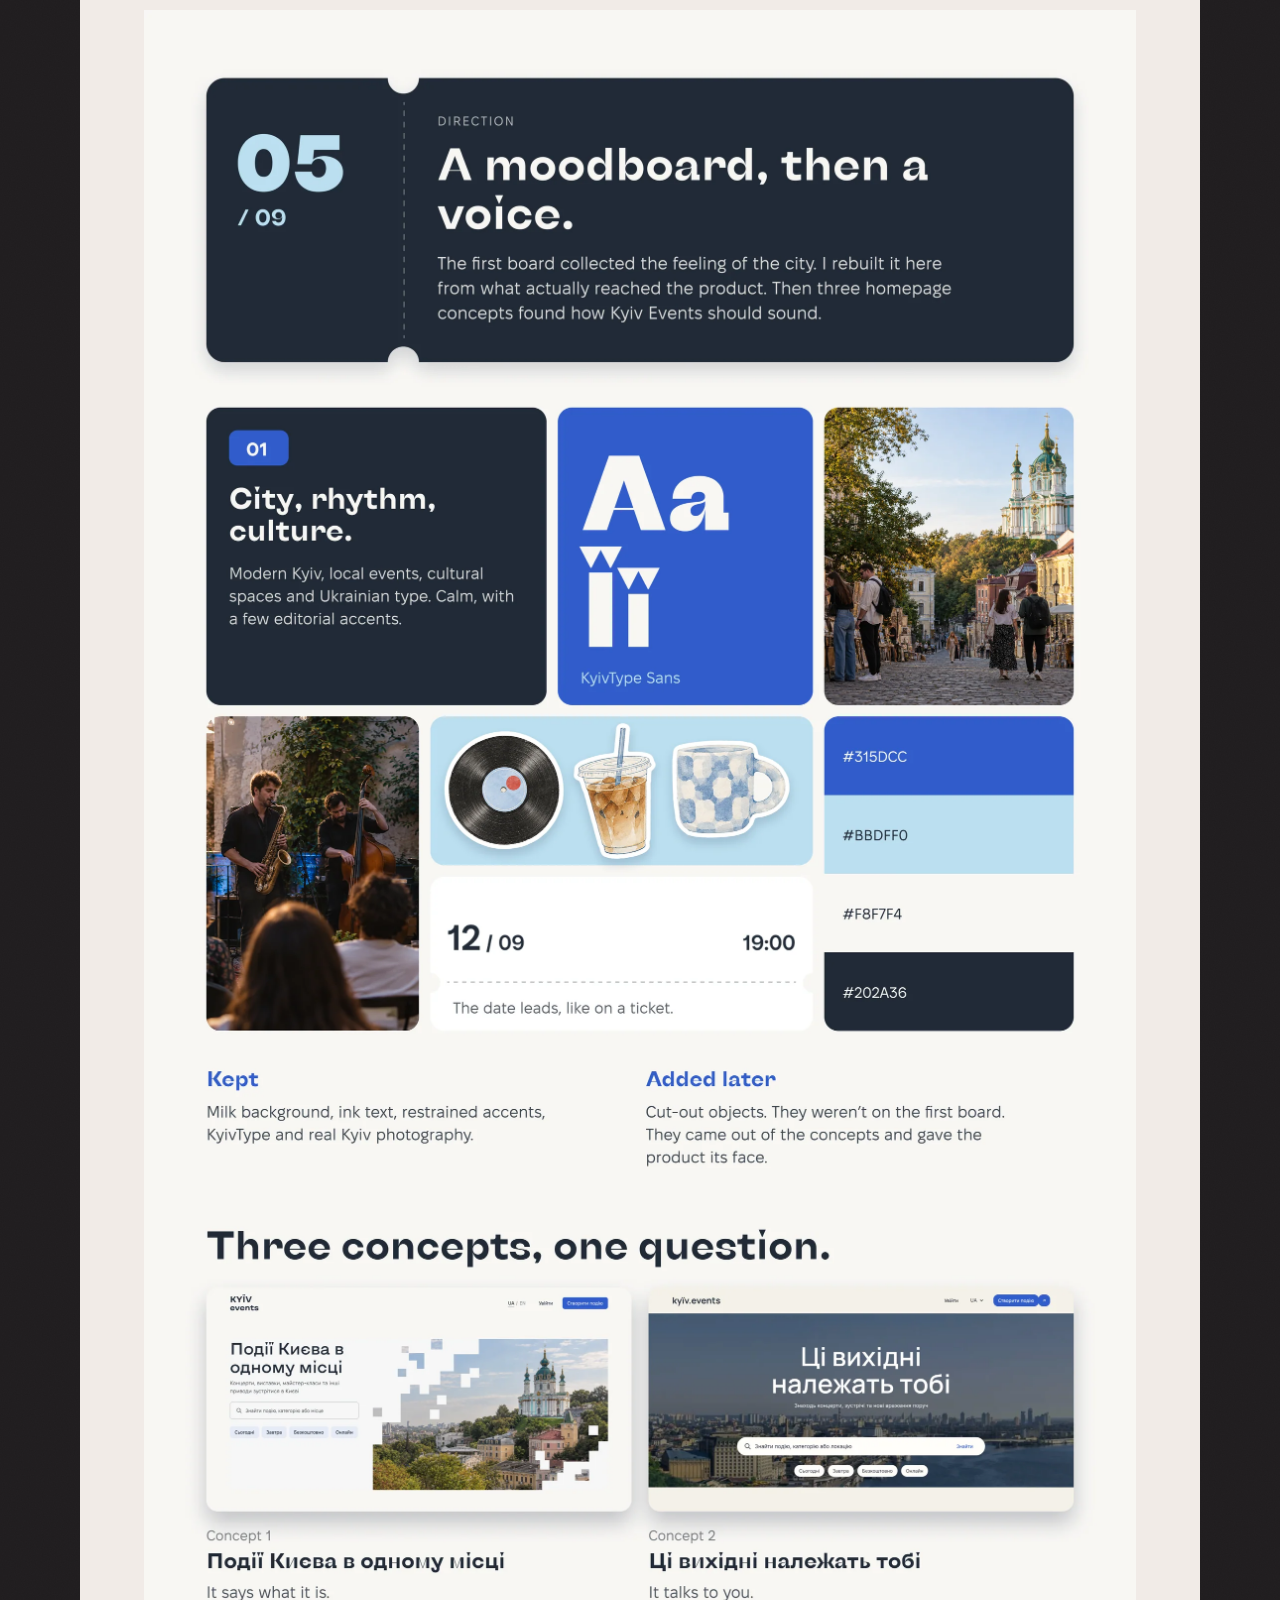
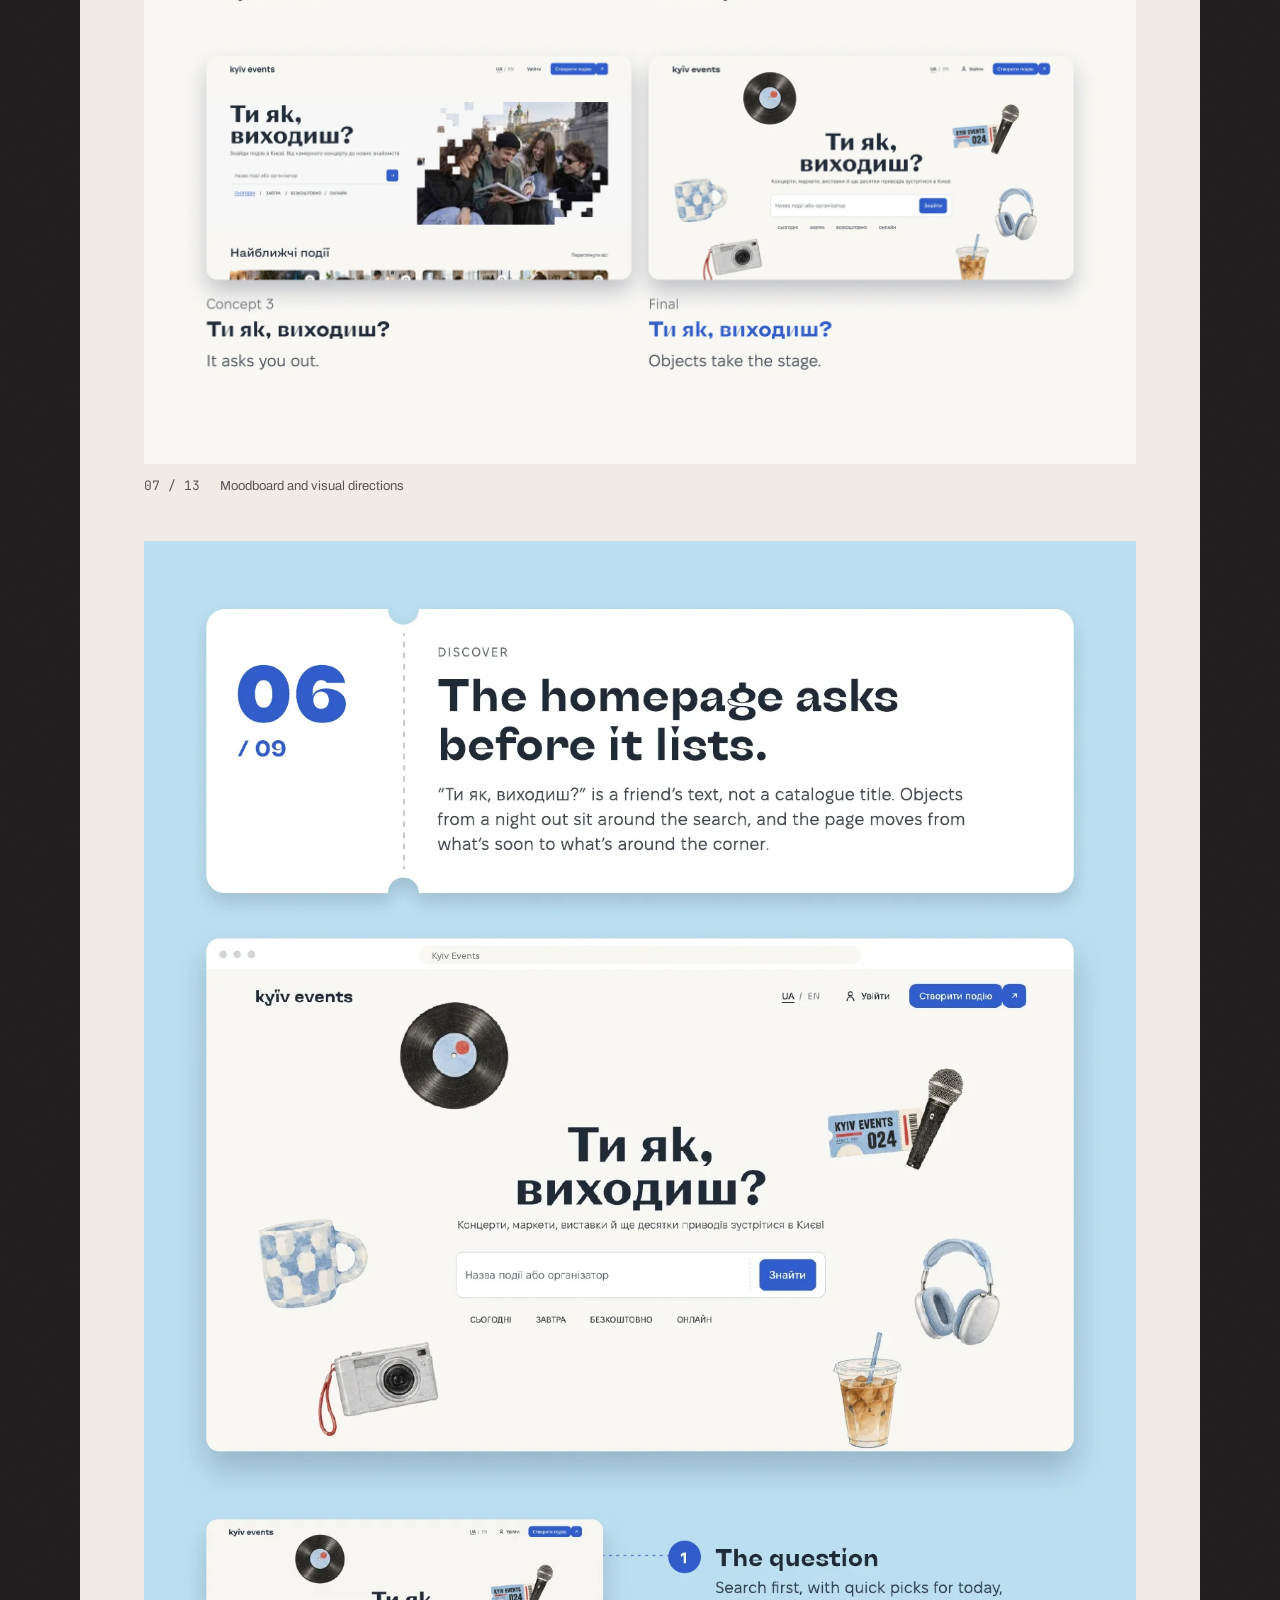
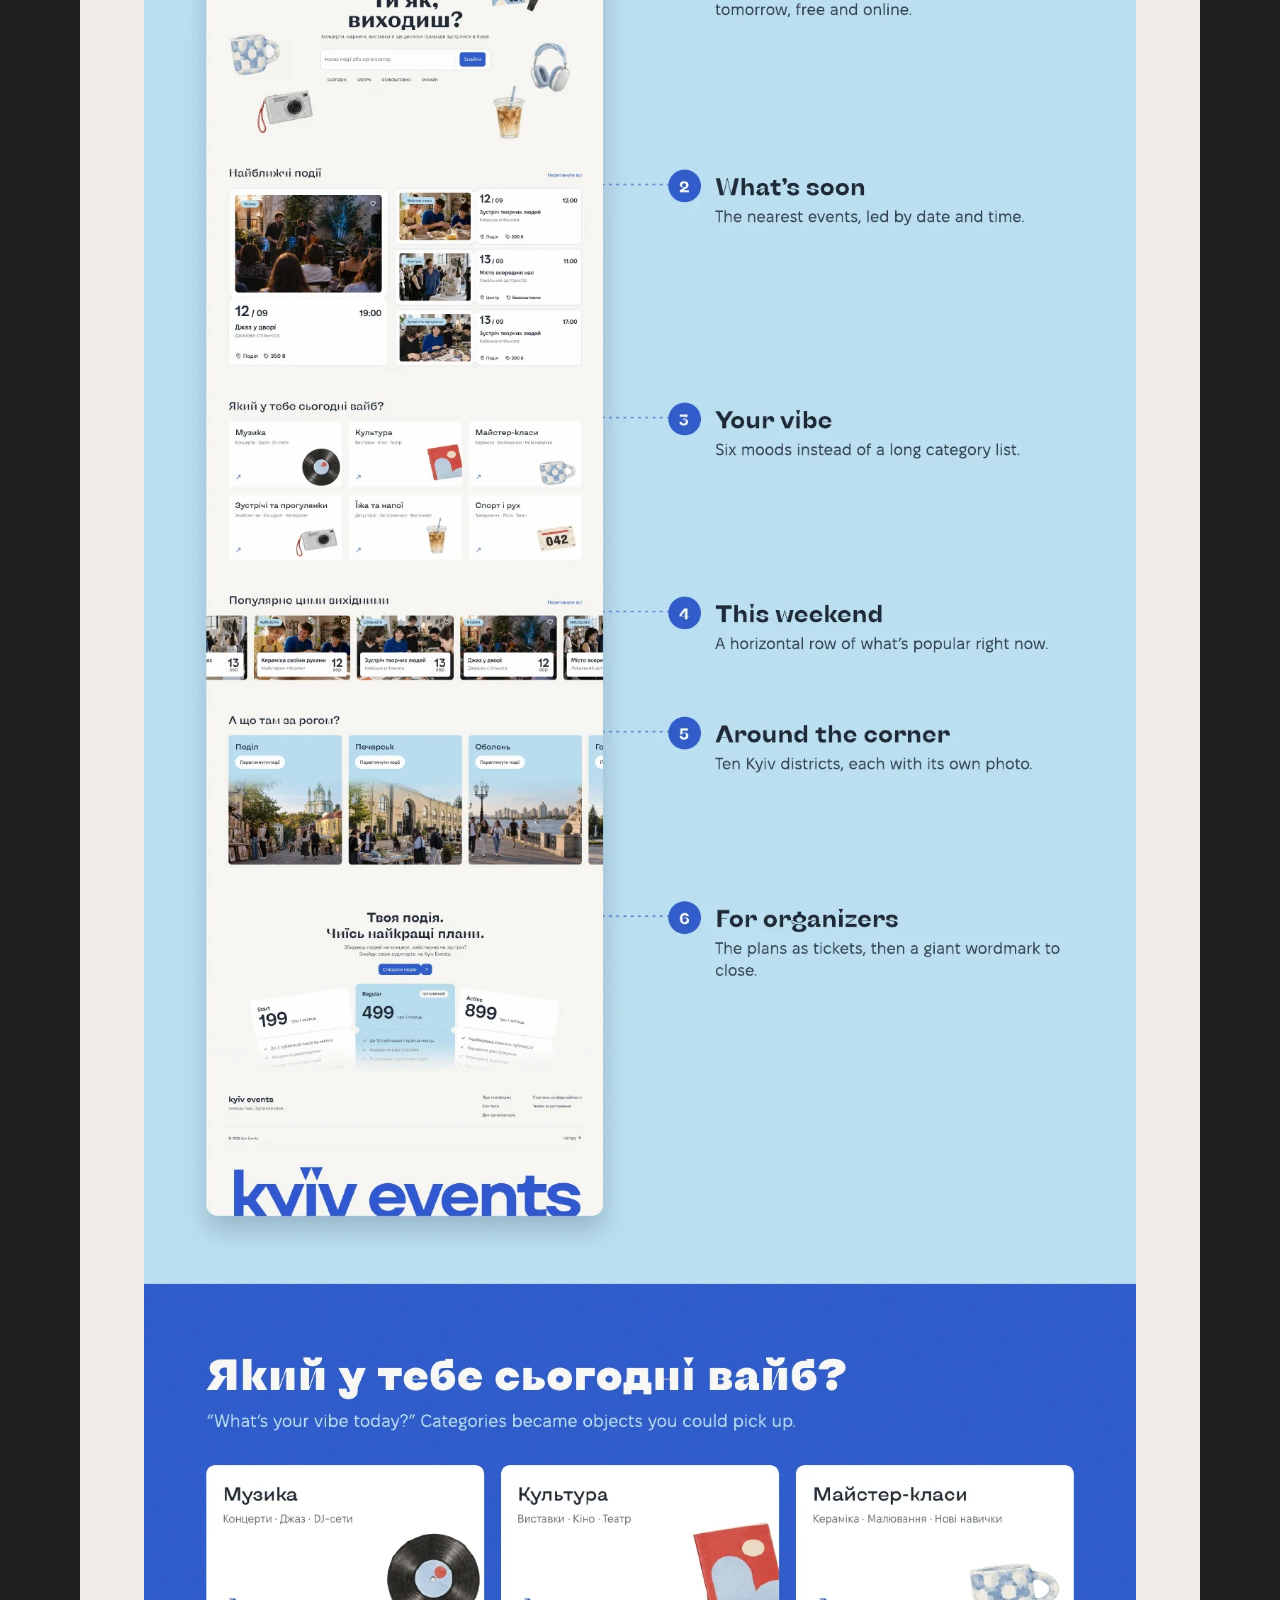
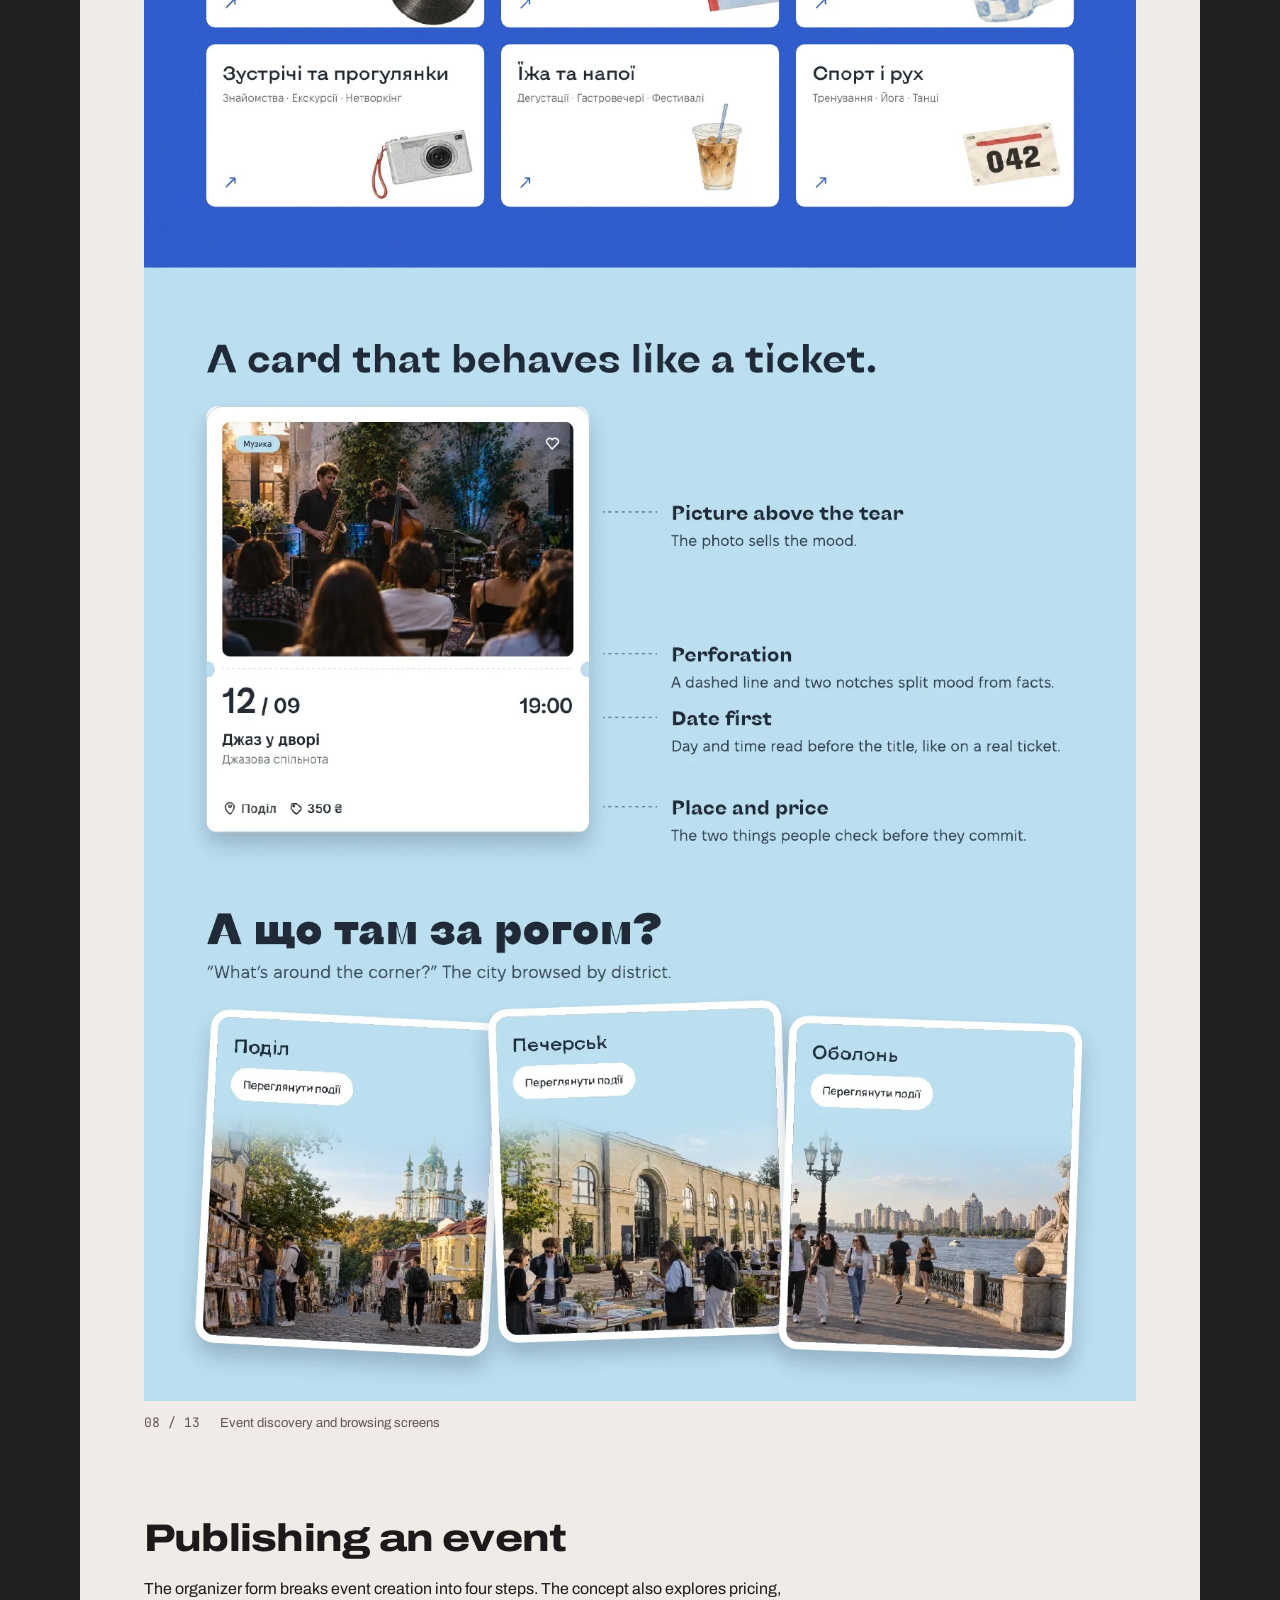
<file: work/kyiv-events/index.html>
<!doctype html><html lang="en"><head><meta charset="utf-8"><meta name="viewport" content="width=device-width,initial-scale=1"><title>Kyiv Events | Tetiana Kozhushko</title><meta name="description" content="A desktop concept for discovering local events in Kyiv and giving small organizers a guided way to publish their own."><link rel="canonical" href="https://tetianakozhushko.github.io/work/kyiv-events/"><link rel="stylesheet" href="/portfolio.css"><link rel="stylesheet" href="/cases.css"><link href="https://fonts.googleapis.com/css2?family=Archivo:wght@400;500;600;700;800&family=JetBrains+Mono:wght@400;500&display=swap" rel="stylesheet"></head><body><nav class="case-nav" aria-label="Main navigation"><a href="/">Tetiana Kozhushko</a><a href="/#work">All projects</a><a href="/Tetiana-Kozhushko-CV.pdf" download>Download CV ↓</a><a href="mailto:tetianakozhushko12@gmail.com">Get in touch ↗</a></nav><main><article class="tk-case"><header class="tk-case-header"><div class="tk-case-kicker"><a href="/#work">← All work</a><span>04 / Desktop web concept</span></div><div class="tk-case-lead"><div><h1>Kyiv Events</h1><p class="tk-case-deck">A desktop concept for discovering local events in Kyiv and giving small organizers a guided way to publish their own.</p></div><img data-tk-case-hero src="/assets/cases/kyiv-events/behance-v1/hero.webp" width="1120" height="876" alt="Kyiv Events — case study cover" loading="eager" decoding="async" fetchpriority="high"></div><div class="tk-case-overview"><div><h2>The project</h2><p>Local events are scattered across social feeds, venue pages and ticketing sites. I explored one place for visitors to find what’s on and for smaller organizers to publish an event.</p></div><div><h2>My role</h2><p>I developed the concept independently during my internship, from competitor review and wireframes to the event creation form, checkout and UI kit.</p></div></div><p class="tk-case-note">The organizer flow has yet to be tested with organizers.</p><a class="tk-case-link" href="https://www.behance.net/gallery/258265257/Kyiv-Events-Event-Discovery-Publishing-UXUI" target="_blank" rel="noopener">View on Behance ↗</a></header><section class="tk-case-chapter"><div class="tk-case-chapter-intro"><h2>Two audiences, one site</h2><p>Visitors need a way to find something to do. Organizers need a way to publish a listing with enough detail for someone to decide whether to attend.</p></div><figure class="tk-case-figure"><a href="/assets/cases/kyiv-events/behance-v1/01.webp" target="_blank" rel="noopener" aria-label="Open full-size image: Kyiv Events desktop homepage"><img src="/assets/cases/kyiv-events/behance-v1/01.webp" srcset="/assets/cases/kyiv-events/behance-v1/01-small.webp 760w, /assets/cases/kyiv-events/behance-v1/01.webp 1400w" sizes="(max-width: 860px) 94vw, 1040px" width="1400" height="1210" alt="Kyiv Events desktop homepage" loading="lazy" decoding="async" fetchpriority="auto"></a><figcaption><span>01 / 13</span>Kyiv Events desktop homepage</figcaption></figure><figure class="tk-case-figure"><a href="/assets/cases/kyiv-events/behance-v1/02.webp" target="_blank" rel="noopener" aria-label="Open full-size image: Project brief and case outline"><img src="/assets/cases/kyiv-events/behance-v1/02.webp" srcset="/assets/cases/kyiv-events/behance-v1/02-small.webp 760w, /assets/cases/kyiv-events/behance-v1/02.webp 2000w" sizes="(max-width: 860px) 94vw, 1040px" width="2000" height="2077" alt="Project brief and case outline" loading="lazy" decoding="async" fetchpriority="auto"></a><figcaption><span>02 / 13</span>Project brief and case outline</figcaption></figure><figure class="tk-case-figure"><a href="/assets/cases/kyiv-events/behance-v1/03.webp" target="_blank" rel="noopener" aria-label="Open full-size image: Visitor and organizer needs"><img src="/assets/cases/kyiv-events/behance-v1/03.webp" srcset="/assets/cases/kyiv-events/behance-v1/03-small.webp 760w, /assets/cases/kyiv-events/behance-v1/03.webp 2000w" sizes="(max-width: 860px) 94vw, 1040px" width="2000" height="3081" alt="Visitor and organizer needs" loading="lazy" decoding="async" fetchpriority="auto"></a><figcaption><span>03 / 13</span>Visitor and organizer needs</figcaption></figure><figure class="tk-case-figure"><a href="/assets/cases/kyiv-events/behance-v1/04.webp" target="_blank" rel="noopener" aria-label="Open full-size image: Competitor and channel review"><img src="/assets/cases/kyiv-events/behance-v1/04.webp" srcset="/assets/cases/kyiv-events/behance-v1/04-small.webp 760w, /assets/cases/kyiv-events/behance-v1/04.webp 1400w" sizes="(max-width: 860px) 94vw, 1040px" width="1400" height="1582" alt="Competitor and channel review" loading="lazy" decoding="async" fetchpriority="auto"></a><figcaption><span>04 / 13</span>Competitor and channel review</figcaption></figure></section><section class="tk-case-chapter"><div class="tk-case-chapter-intro"><h2>From flow to interface</h2><p>I mapped discovery and publishing separately, wireframed both sides, then explored a visual direction rooted in Kyiv’s event culture.</p></div><figure class="tk-case-figure"><a href="/assets/cases/kyiv-events/behance-v1/05.webp" target="_blank" rel="noopener" aria-label="Open full-size image: Visitor and organizer user flows"><img src="/assets/cases/kyiv-events/behance-v1/05.webp" srcset="/assets/cases/kyiv-events/behance-v1/05-small.webp 760w, /assets/cases/kyiv-events/behance-v1/05.webp 2000w" sizes="(max-width: 860px) 94vw, 1040px" width="2000" height="3327" alt="Visitor and organizer user flows" loading="lazy" decoding="async" fetchpriority="auto"></a><figcaption><span>05 / 13</span>Visitor and organizer user flows</figcaption></figure><figure class="tk-case-figure"><a href="/assets/cases/kyiv-events/behance-v1/06.webp" target="_blank" rel="noopener" aria-label="Open full-size image: Desktop wireframes"><img src="/assets/cases/kyiv-events/behance-v1/06.webp" srcset="/assets/cases/kyiv-events/behance-v1/06-small.webp 760w, /assets/cases/kyiv-events/behance-v1/06.webp 2000w" sizes="(max-width: 860px) 94vw, 1040px" width="2000" height="3507" alt="Desktop wireframes" loading="lazy" decoding="async" fetchpriority="auto"></a><figcaption><span>06 / 13</span>Desktop wireframes</figcaption></figure><figure class="tk-case-figure"><a href="/assets/cases/kyiv-events/behance-v1/07.webp" target="_blank" rel="noopener" aria-label="Open full-size image: Moodboard and visual directions"><img src="/assets/cases/kyiv-events/behance-v1/07.webp" srcset="/assets/cases/kyiv-events/behance-v1/07-small.webp 760w, /assets/cases/kyiv-events/behance-v1/07.webp 2000w" sizes="(max-width: 860px) 94vw, 1040px" width="2000" height="4141" alt="Moodboard and visual directions" loading="lazy" decoding="async" fetchpriority="auto"></a><figcaption><span>07 / 13</span>Moodboard and visual directions</figcaption></figure><figure class="tk-case-figure"><a href="/assets/cases/kyiv-events/behance-v1/08.webp" target="_blank" rel="noopener" aria-label="Open full-size image: Event discovery and browsing screens"><img src="/assets/cases/kyiv-events/behance-v1/08.webp" srcset="/assets/cases/kyiv-events/behance-v1/08-small.webp 760w, /assets/cases/kyiv-events/behance-v1/08.webp 1400w" sizes="(max-width: 860px) 94vw, 1040px" width="1400" height="5731" alt="Event discovery and browsing screens" loading="lazy" decoding="async" fetchpriority="auto"></a><figcaption><span>08 / 13</span>Event discovery and browsing screens</figcaption></figure></section><section class="tk-case-chapter"><div class="tk-case-chapter-intro"><h2>Publishing an event</h2><p>The organizer form breaks event creation into four steps. The concept also explores pricing, checkout and a UI kit for both sides of the site.</p></div><figure class="tk-case-figure"><a href="/assets/cases/kyiv-events/behance-v1/09.webp" target="_blank" rel="noopener" aria-label="Open full-size image: Four-step event creation form"><img src="/assets/cases/kyiv-events/behance-v1/09.webp" srcset="/assets/cases/kyiv-events/behance-v1/09-small.webp 760w, /assets/cases/kyiv-events/behance-v1/09.webp 2000w" sizes="(max-width: 860px) 94vw, 1040px" width="2000" height="4341" alt="Four-step event creation form" loading="lazy" decoding="async" fetchpriority="auto"></a><figcaption><span>09 / 13</span>Four-step event creation form</figcaption></figure><figure class="tk-case-figure"><a href="/assets/cases/kyiv-events/behance-v1/10.webp" target="_blank" rel="noopener" aria-label="Open full-size image: Pricing and checkout concept"><img src="/assets/cases/kyiv-events/behance-v1/10.webp" srcset="/assets/cases/kyiv-events/behance-v1/10-small.webp 760w, /assets/cases/kyiv-events/behance-v1/10.webp 2000w" sizes="(max-width: 860px) 94vw, 1040px" width="2000" height="2324" alt="Pricing and checkout concept" loading="lazy" decoding="async" fetchpriority="auto"></a><figcaption><span>10 / 13</span>Pricing and checkout concept</figcaption></figure><figure class="tk-case-figure"><a href="/assets/cases/kyiv-events/behance-v1/11.webp" target="_blank" rel="noopener" aria-label="Open full-size image: Typography, color and reusable components"><img src="/assets/cases/kyiv-events/behance-v1/11.webp" srcset="/assets/cases/kyiv-events/behance-v1/11-small.webp 760w, /assets/cases/kyiv-events/behance-v1/11.webp 2000w" sizes="(max-width: 860px) 94vw, 1040px" width="2000" height="3417" alt="Typography, color and reusable components" loading="lazy" decoding="async" fetchpriority="auto"></a><figcaption><span>11 / 13</span>Typography, color and reusable components</figcaption></figure><figure class="tk-case-figure"><a href="/assets/cases/kyiv-events/behance-v1/12.webp" target="_blank" rel="noopener" aria-label="Open full-size image: Desktop concept shown on a laptop"><img src="/assets/cases/kyiv-events/behance-v1/12.webp" srcset="/assets/cases/kyiv-events/behance-v1/12-small.webp 760w, /assets/cases/kyiv-events/behance-v1/12.webp 1400w" sizes="(max-width: 860px) 94vw, 1040px" width="1400" height="935" alt="Desktop concept shown on a laptop" loading="lazy" decoding="async" fetchpriority="auto"></a><figcaption><span>12 / 13</span>Desktop concept shown on a laptop</figcaption></figure><figure class="tk-case-figure"><a href="/assets/cases/kyiv-events/behance-v1/13.webp" target="_blank" rel="noopener" aria-label="Open full-size image: Case closing and concept status"><img src="/assets/cases/kyiv-events/behance-v1/13.webp" srcset="/assets/cases/kyiv-events/behance-v1/13-small.webp 760w, /assets/cases/kyiv-events/behance-v1/13.webp 2000w" sizes="(max-width: 860px) 94vw, 1040px" width="2000" height="2020" alt="Case closing and concept status" loading="lazy" decoding="async" fetchpriority="auto"></a><figcaption><span>13 / 13</span>Case closing and concept status</figcaption></figure></section><div class="tk-case-end"><a href="/#work">← All work</a><a href="https://www.behance.net/gallery/258265257/Kyiv-Events-Event-Discovery-Publishing-UXUI" target="_blank" rel="noopener">View on Behance ↗</a></div></article><a class="next-case" style="max-width:1120px;margin:24px auto" href="/work/lumibook/"><small>NEXT PROJECT</small><strong>LumiBook ↗</strong></a></main><footer class="case-footer"><span>© 2026 Tetiana Kozhushko</span><a href="mailto:tetianakozhushko12@gmail.com">Let's work together ↗</a></footer></body></html>
</file>
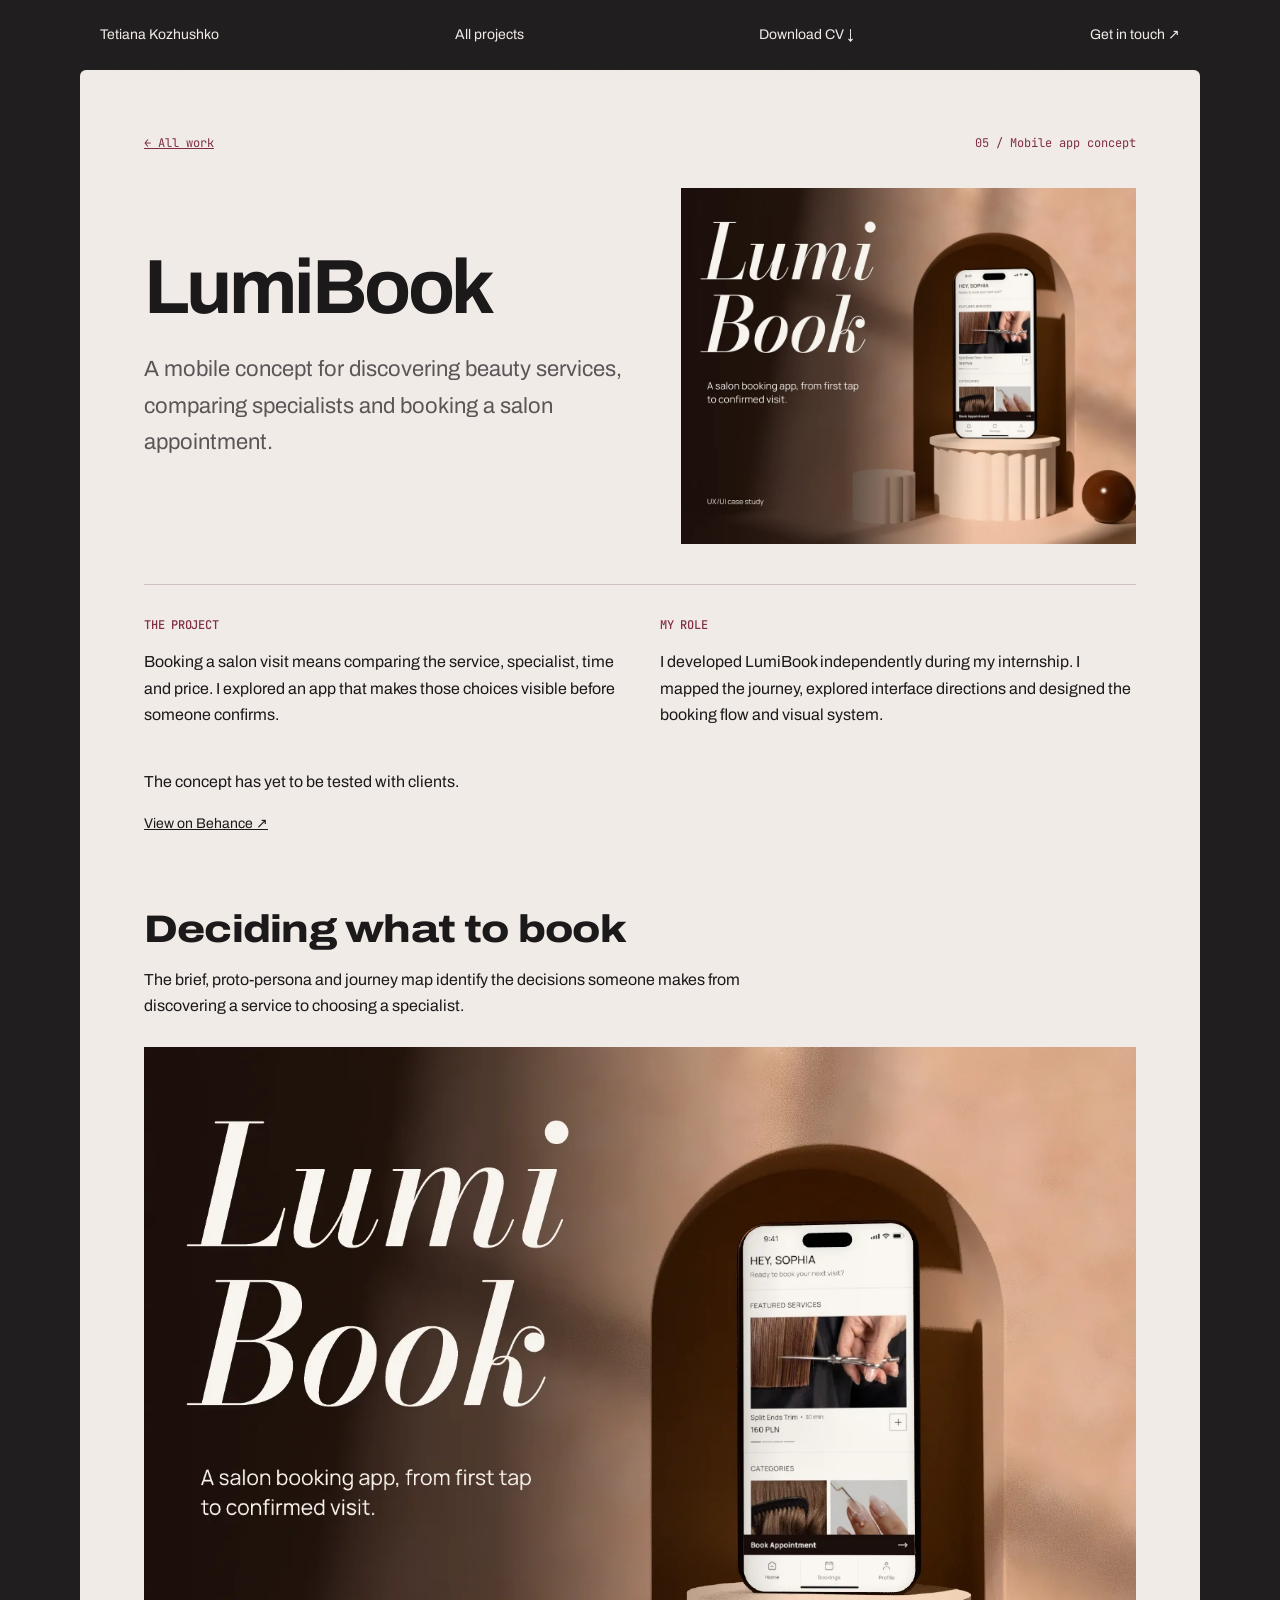
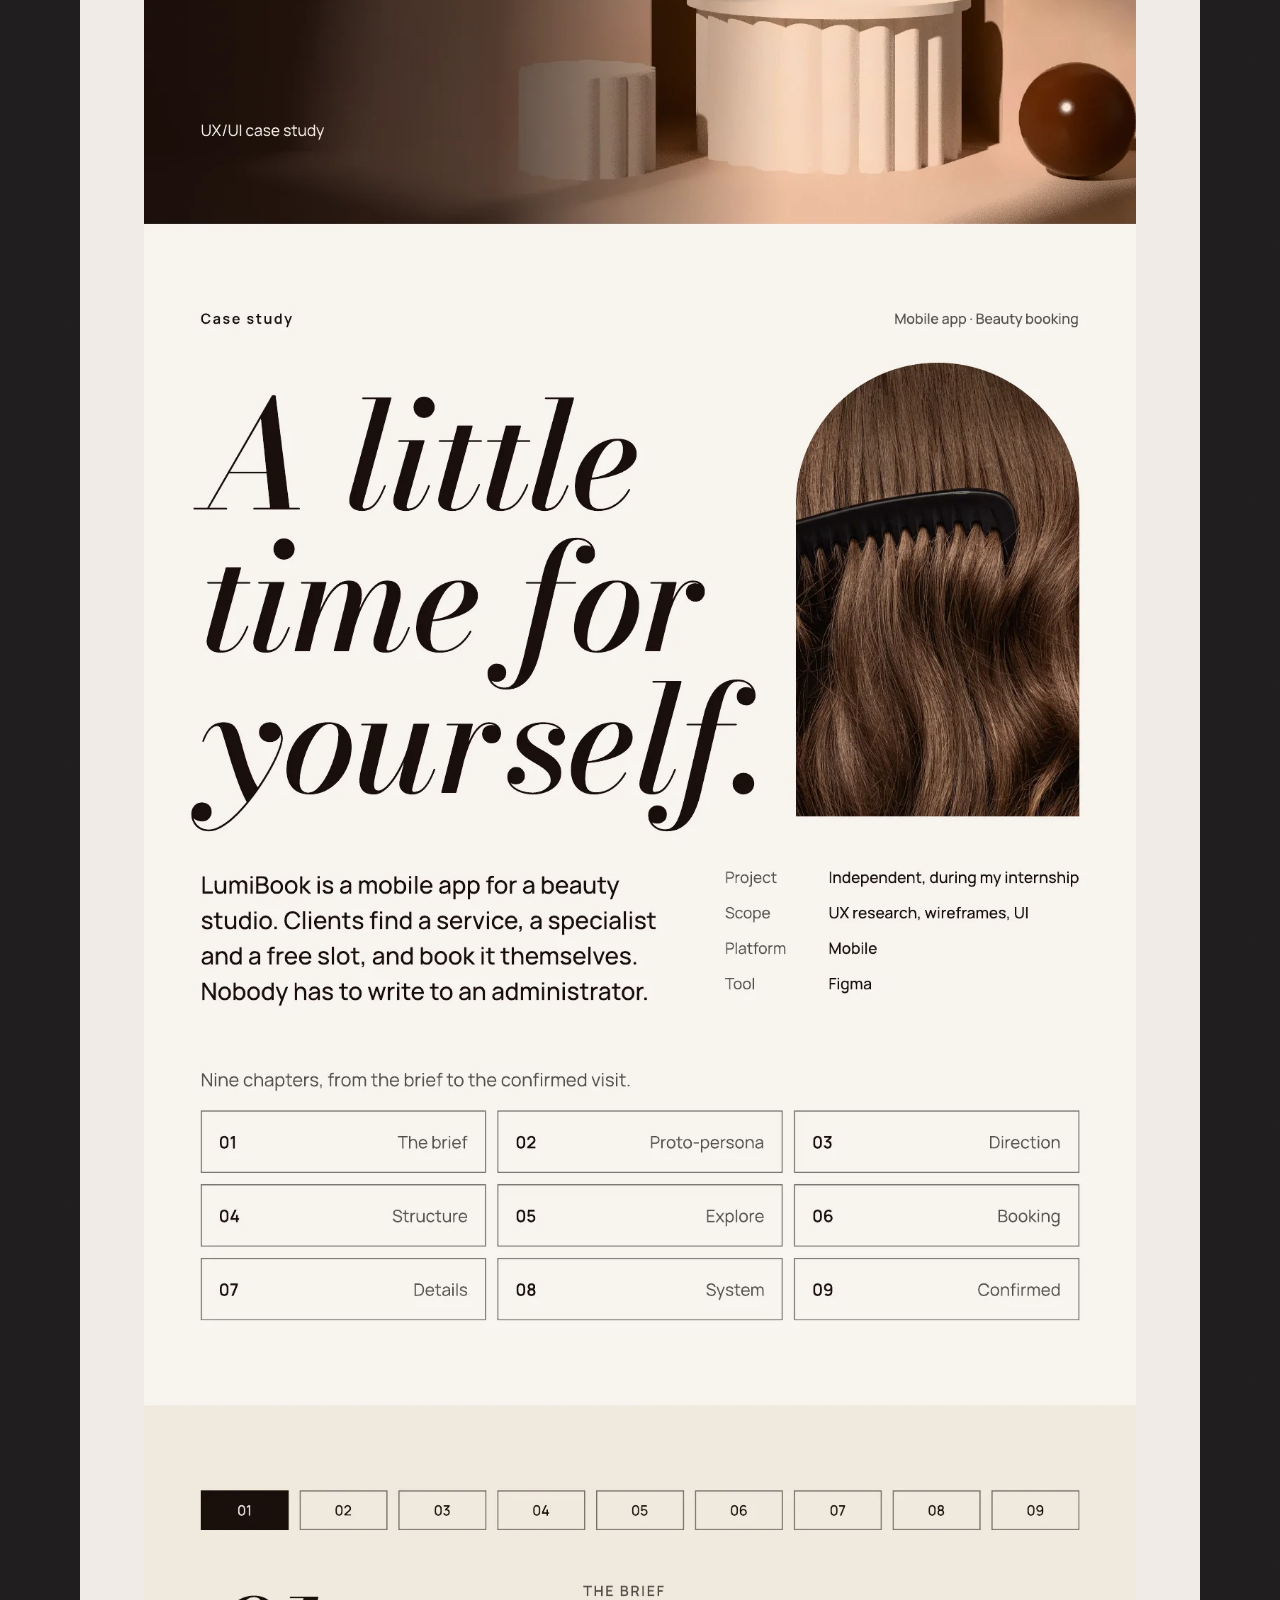
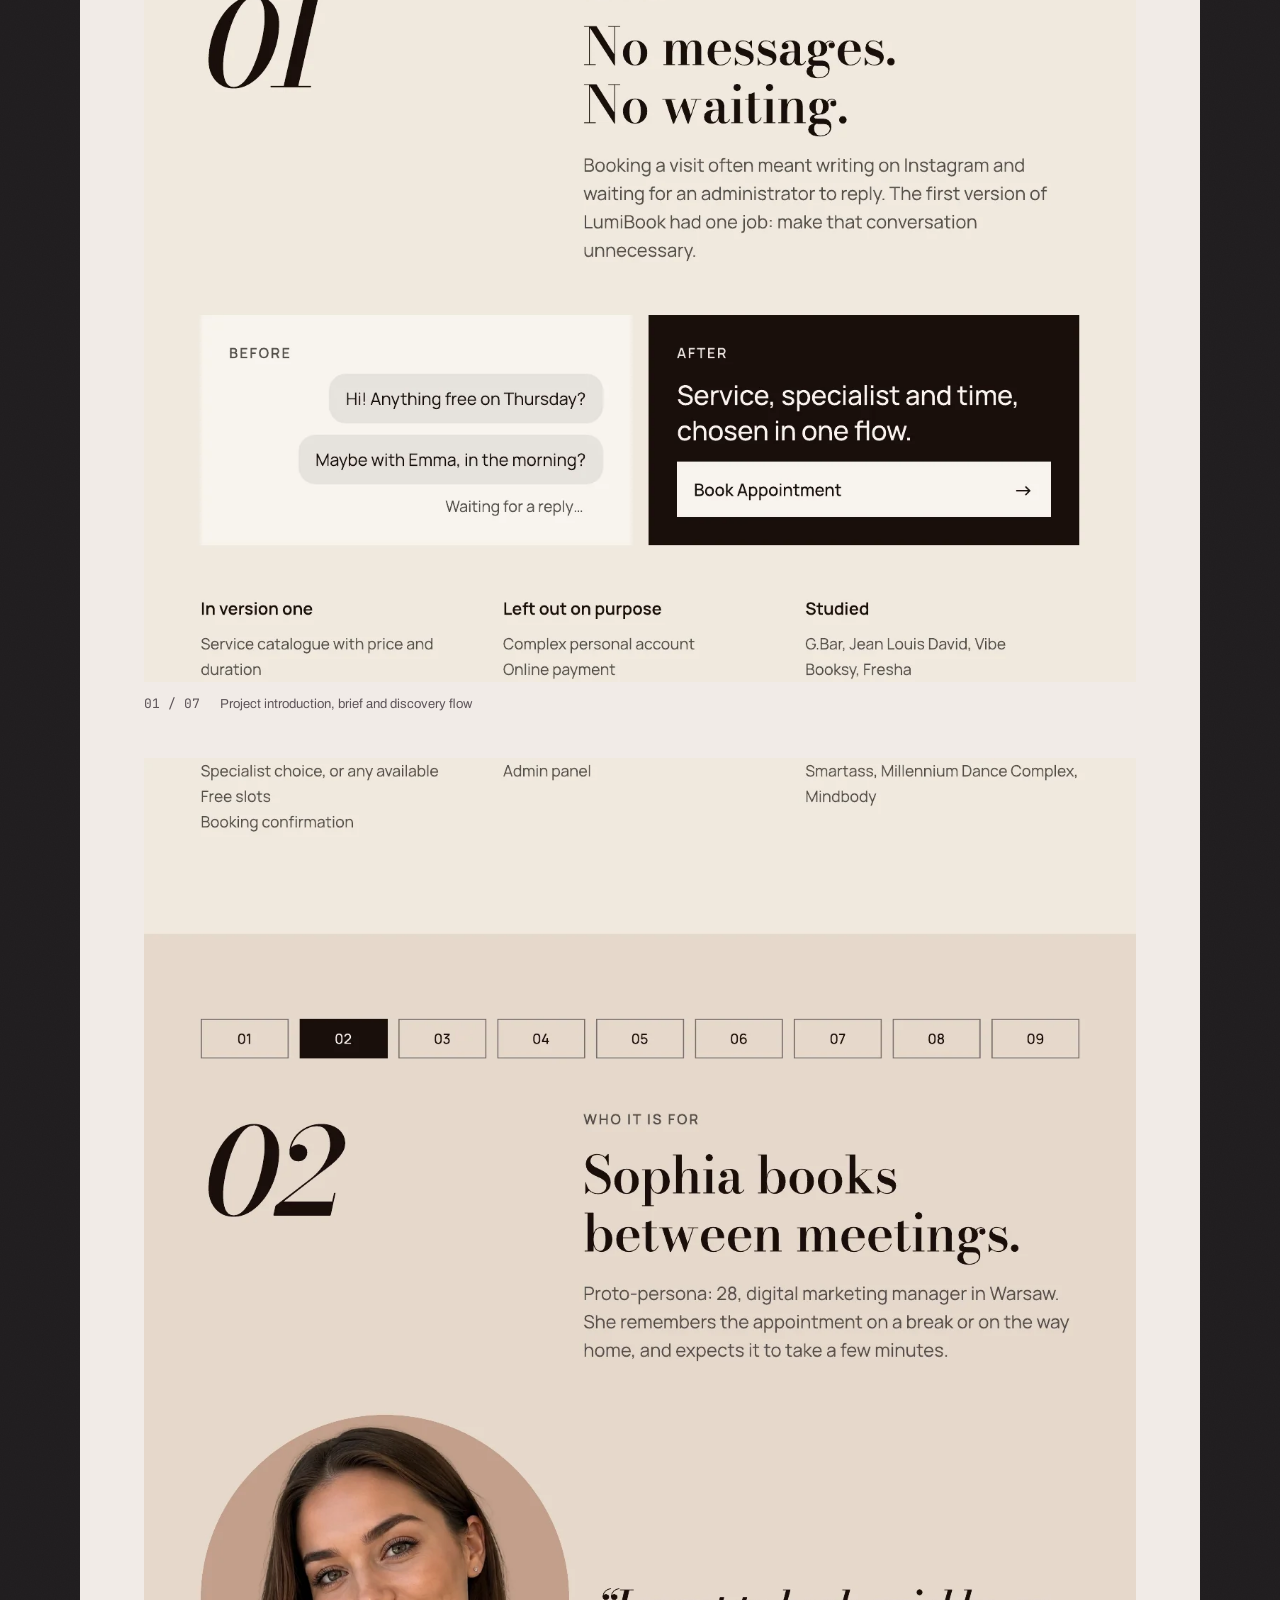
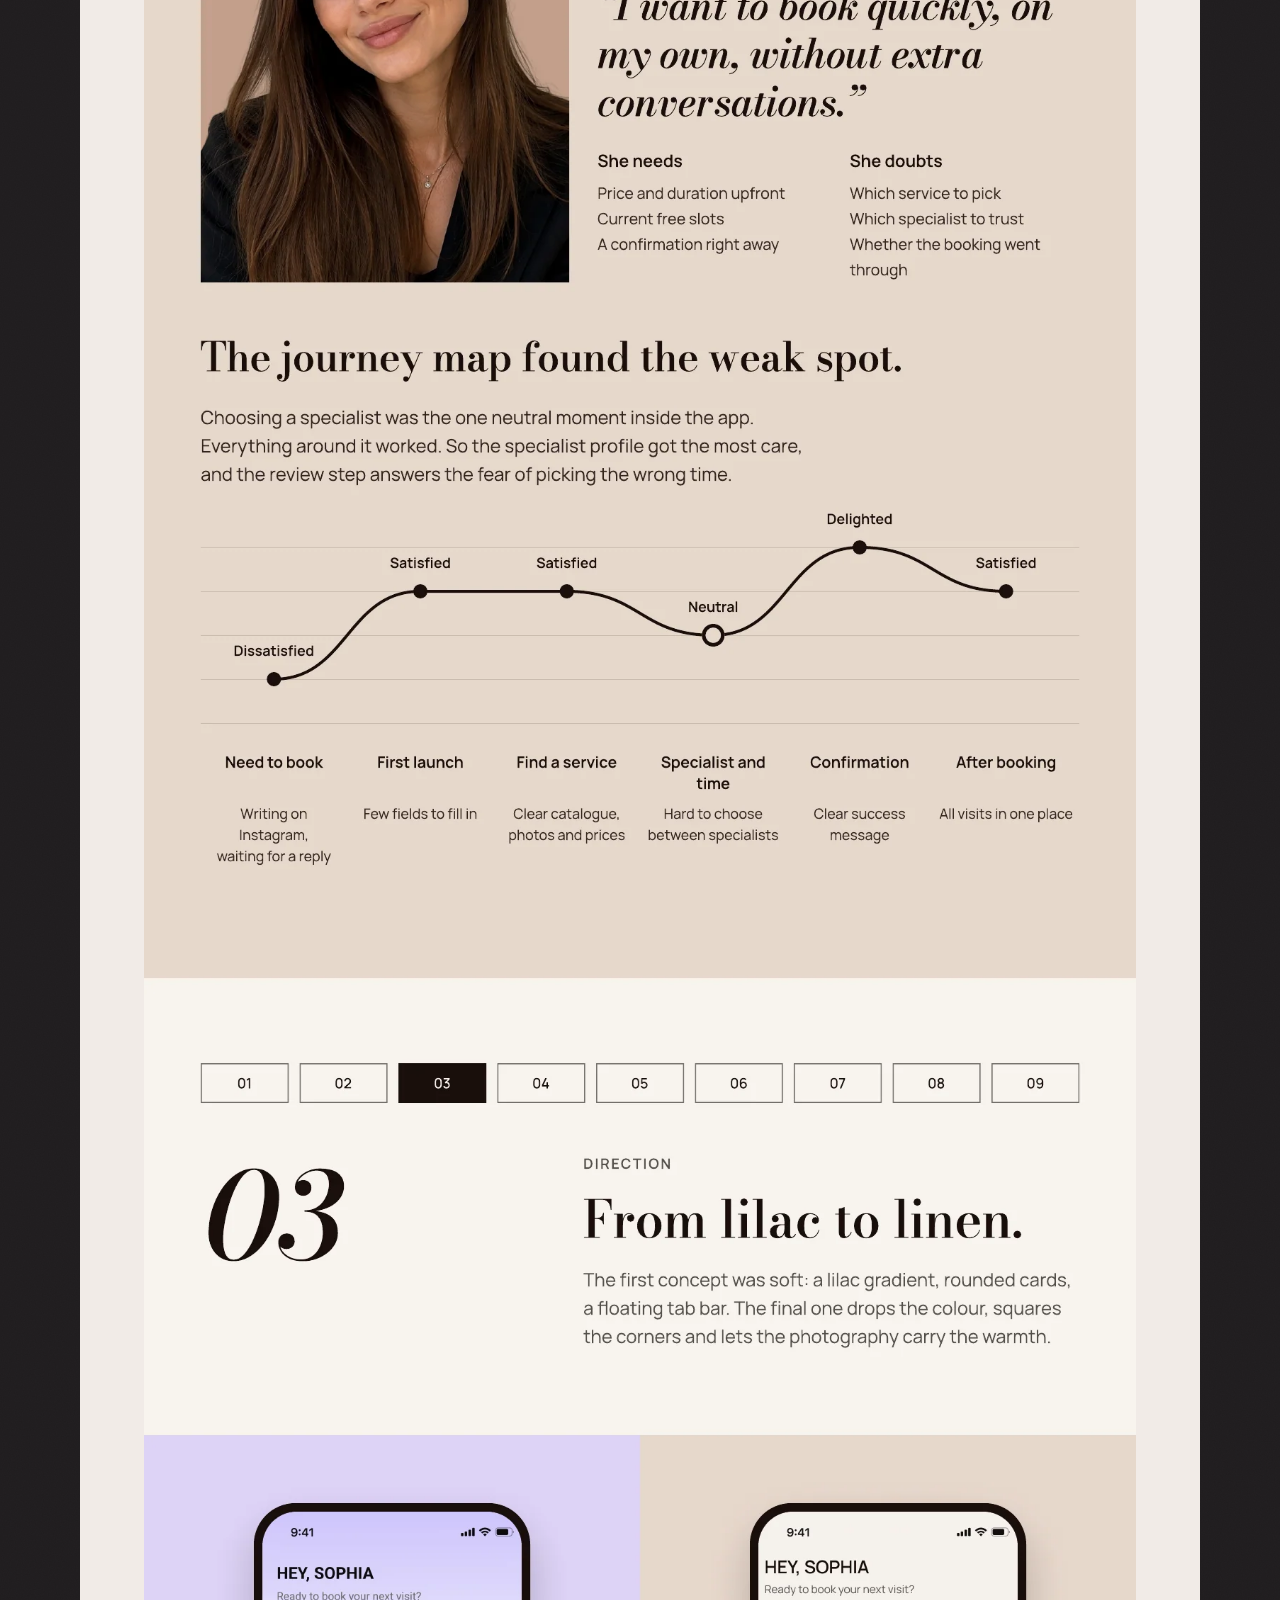
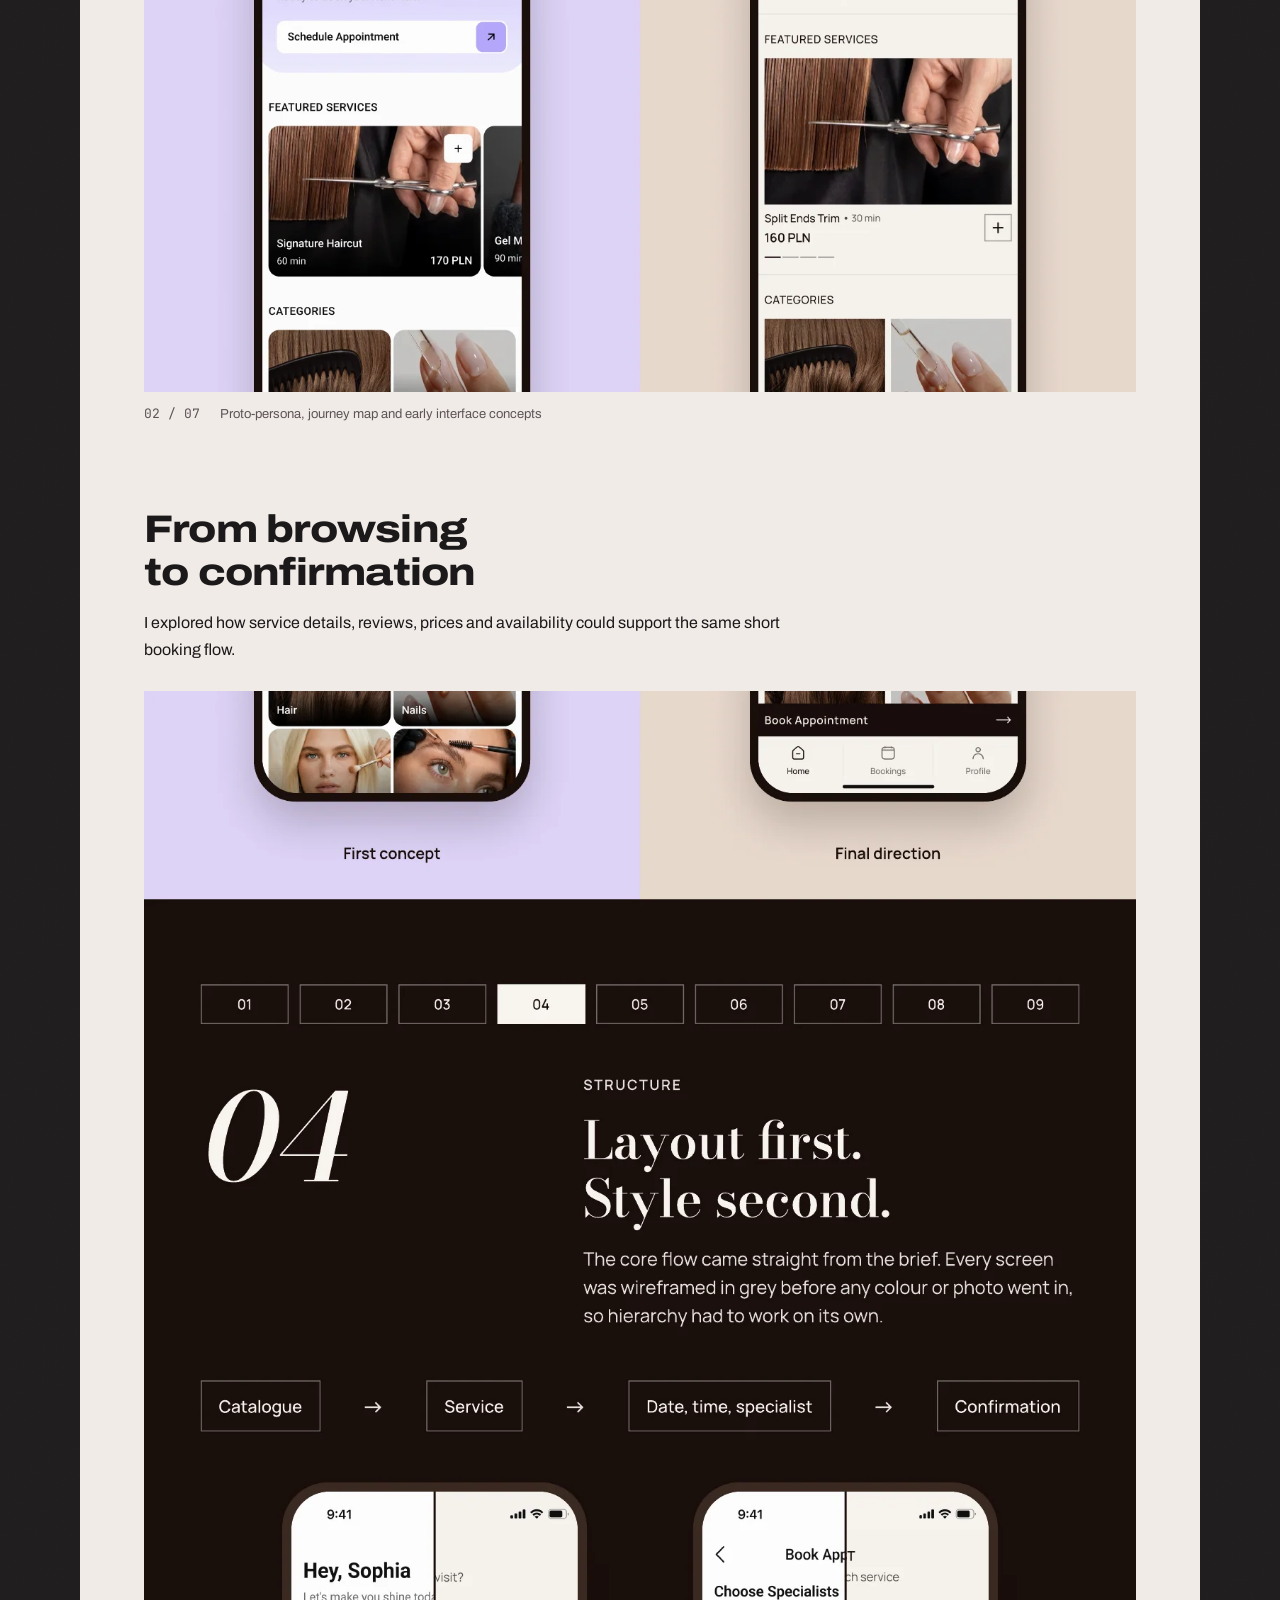
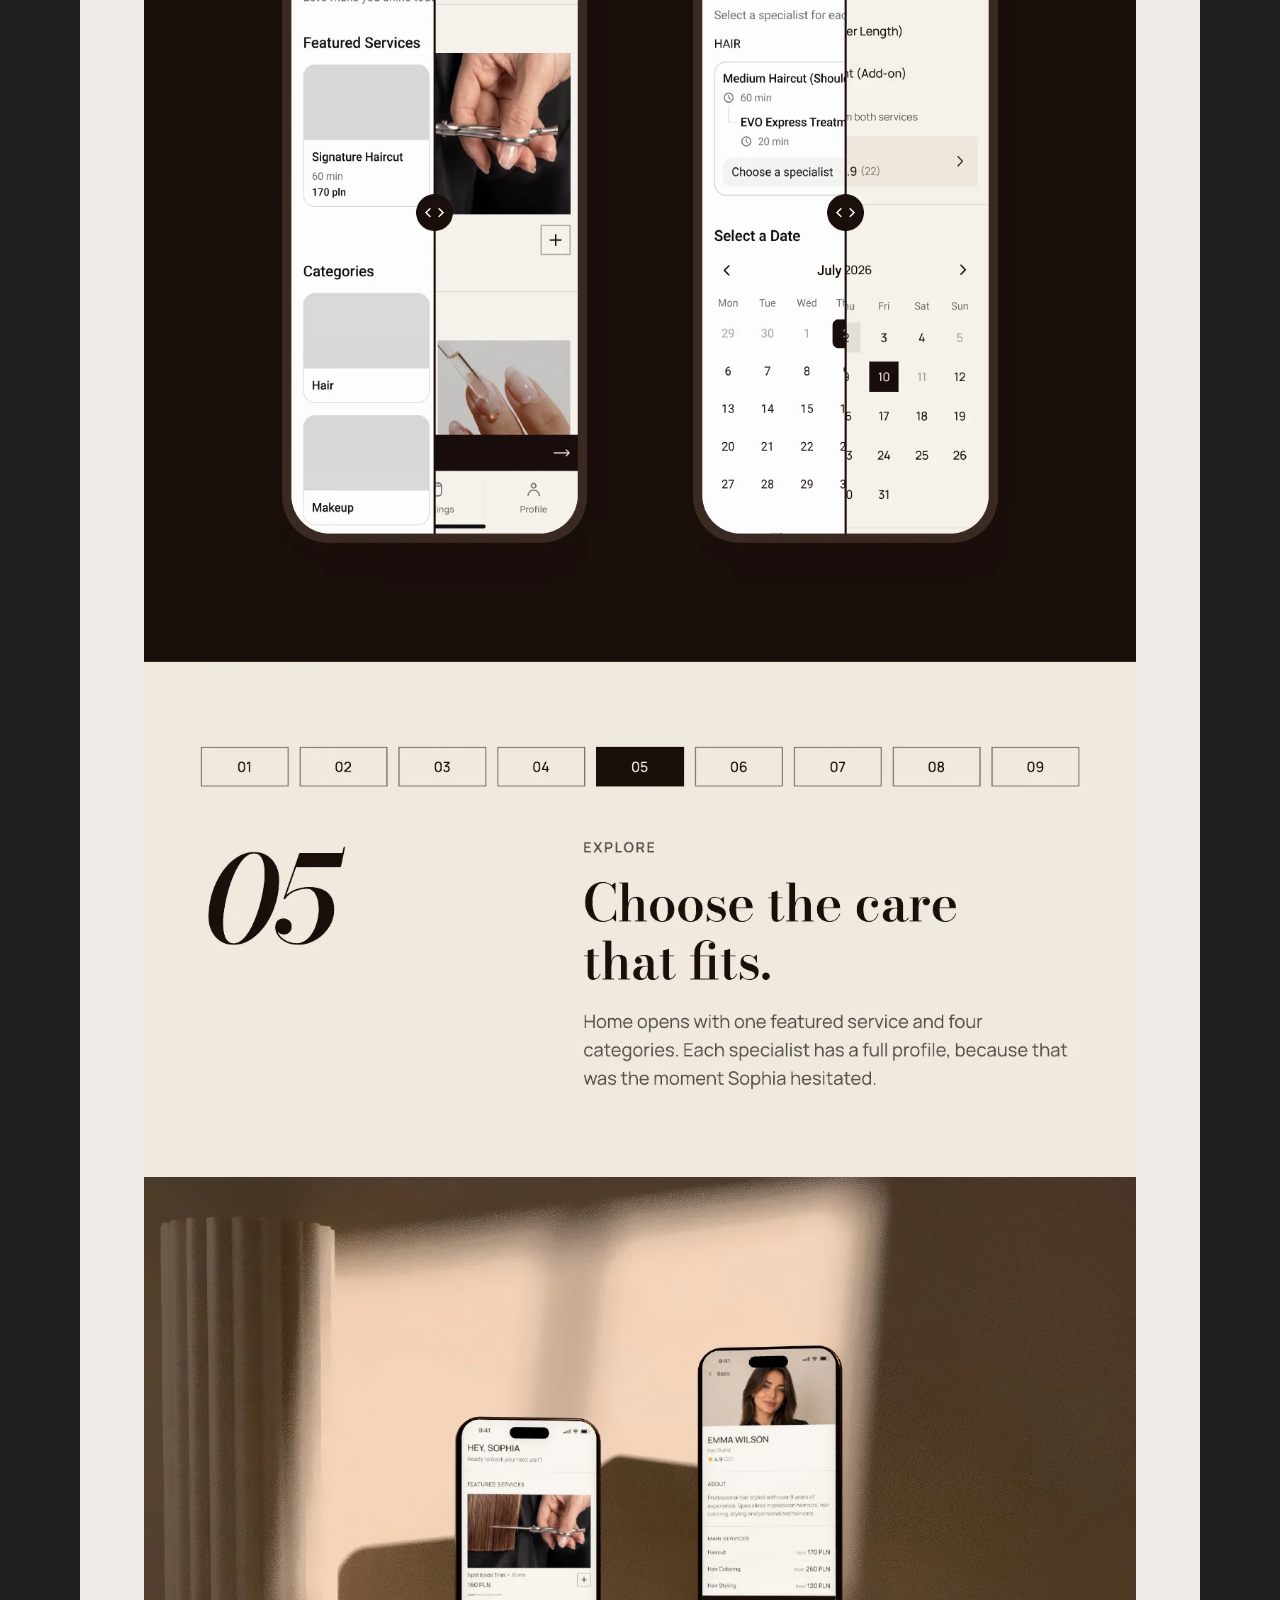
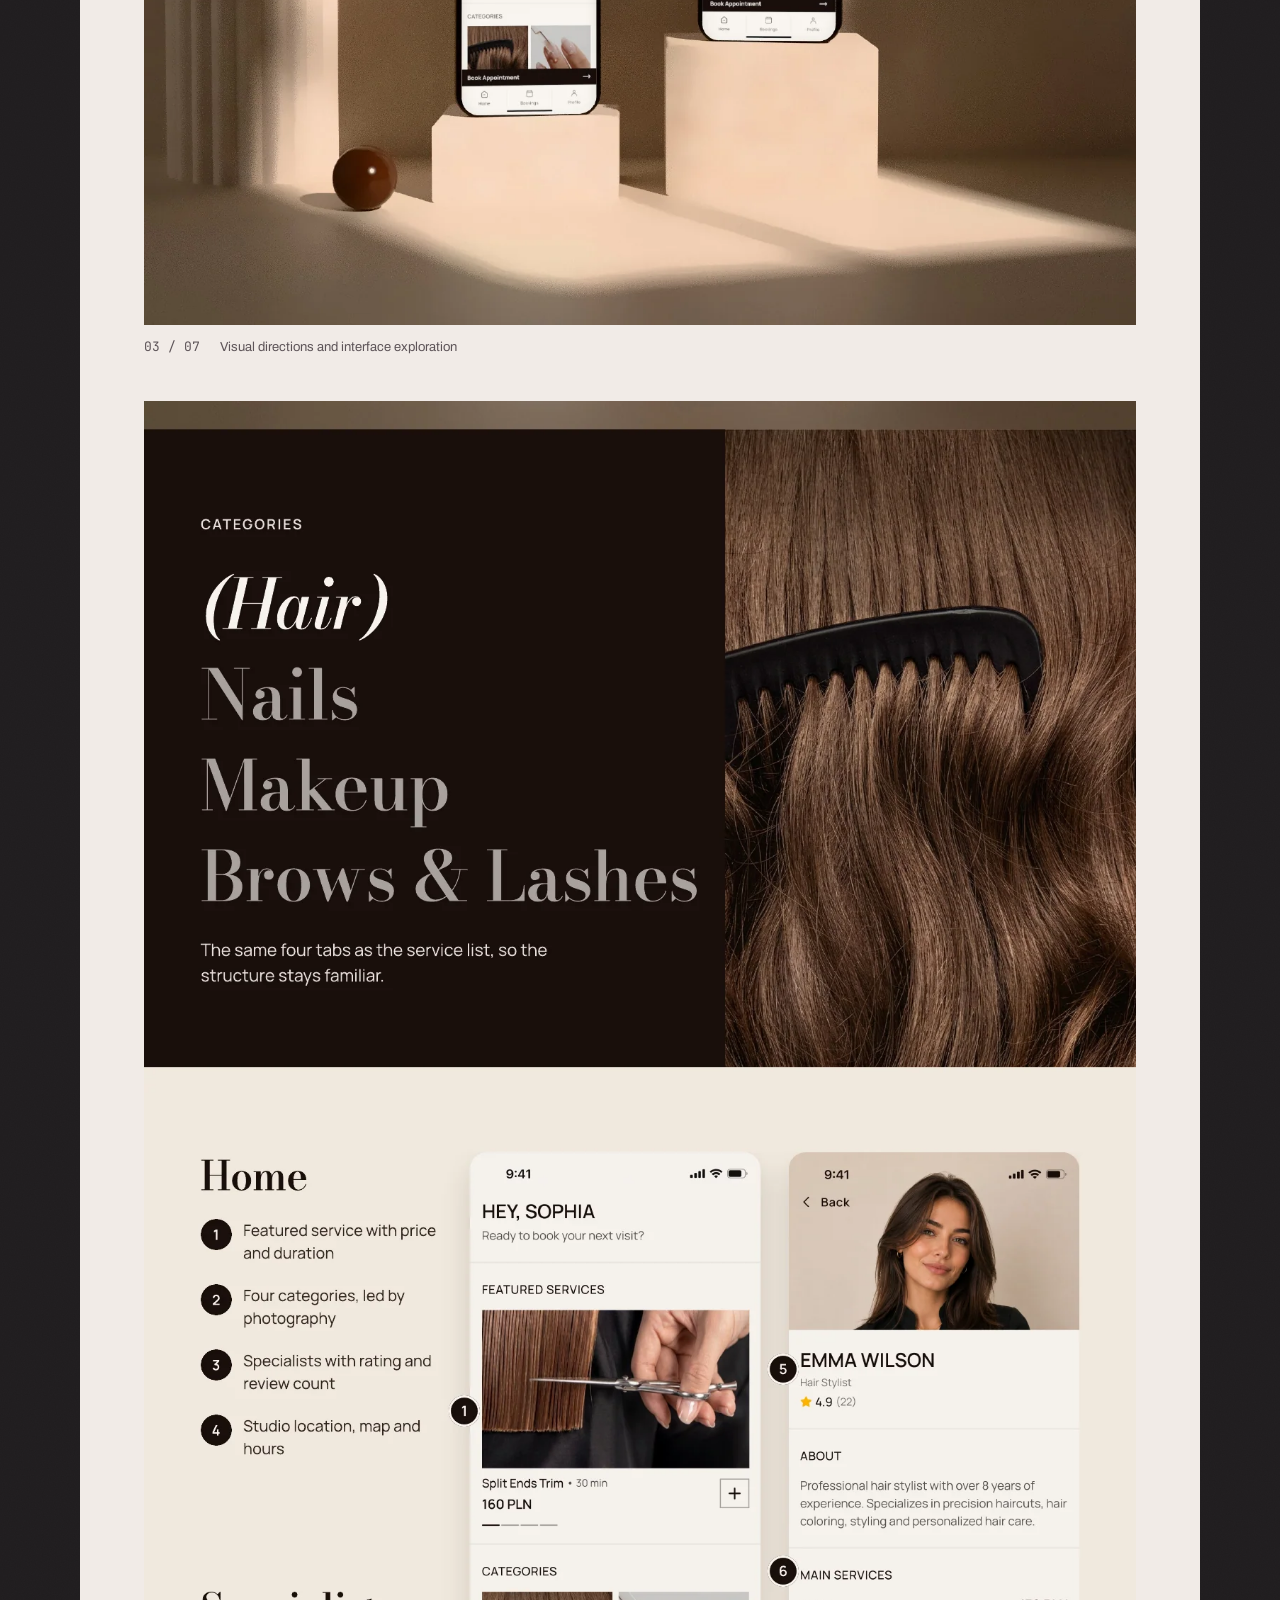
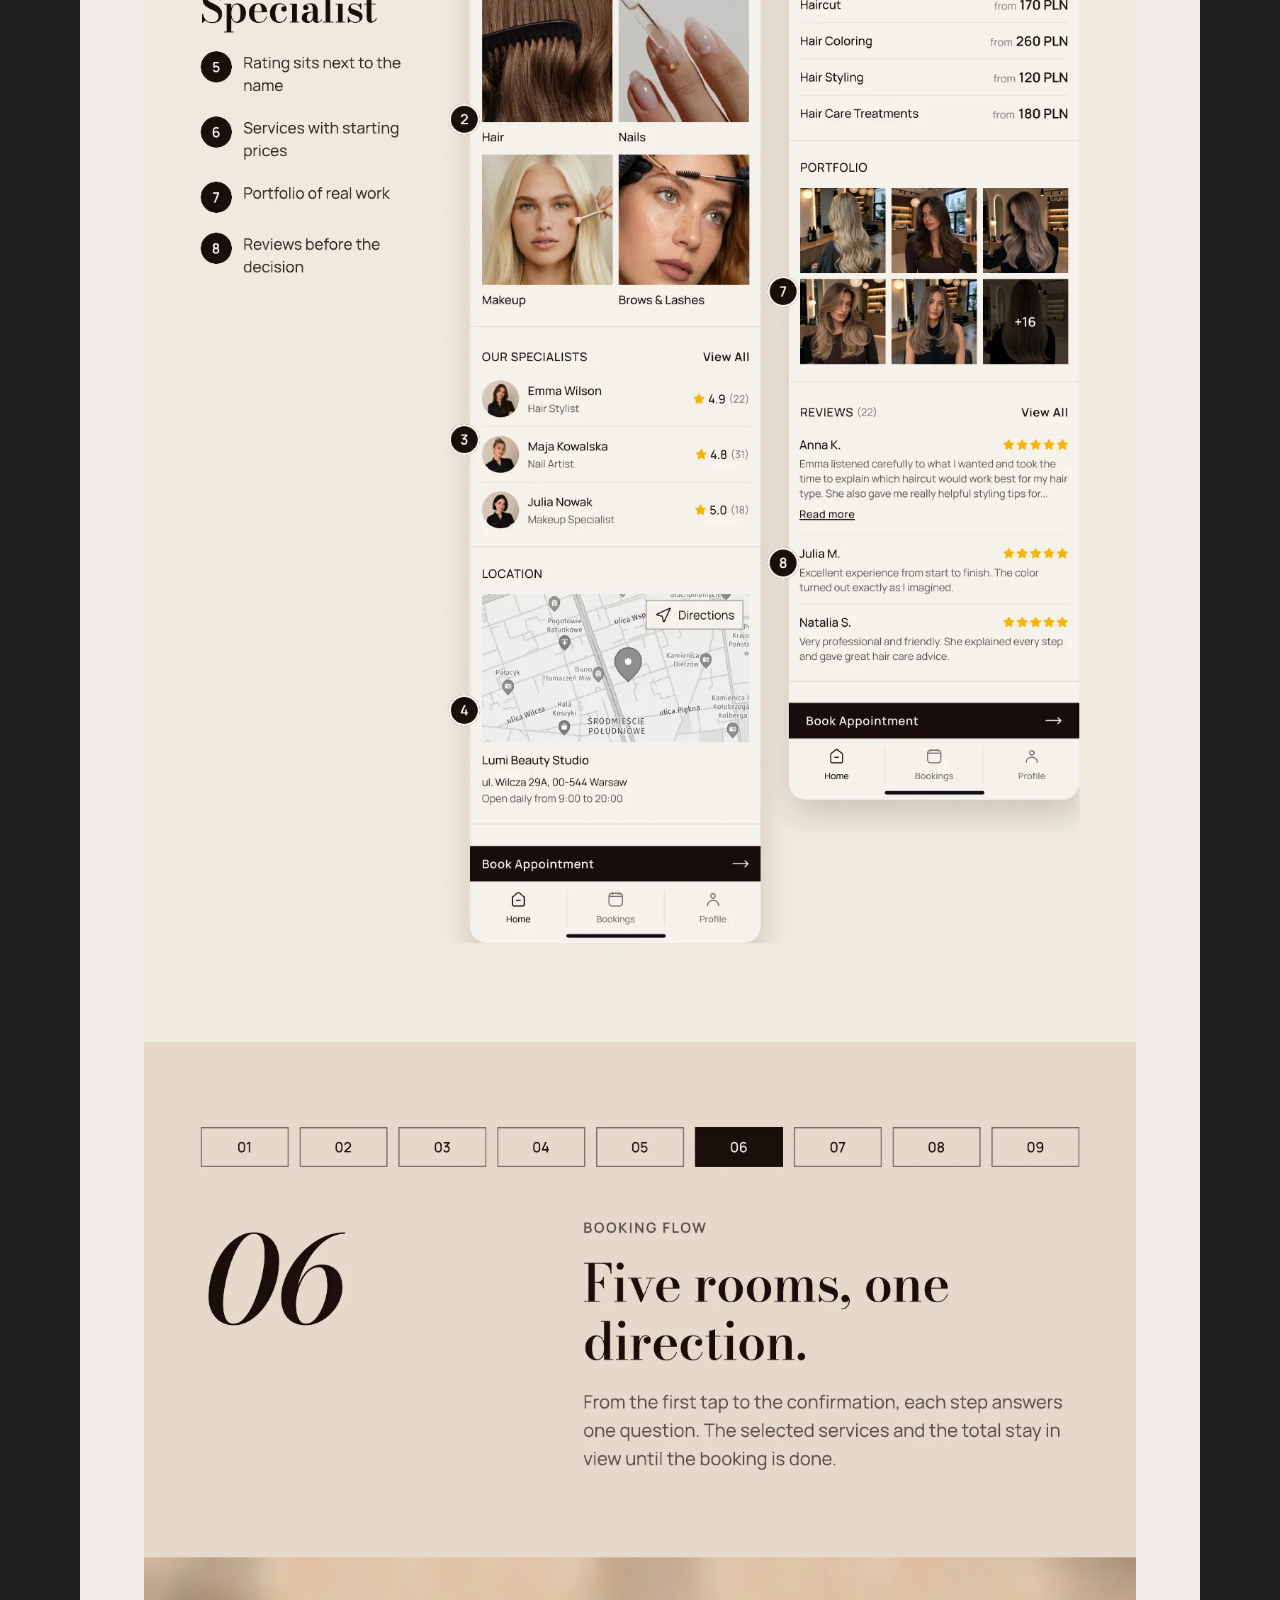
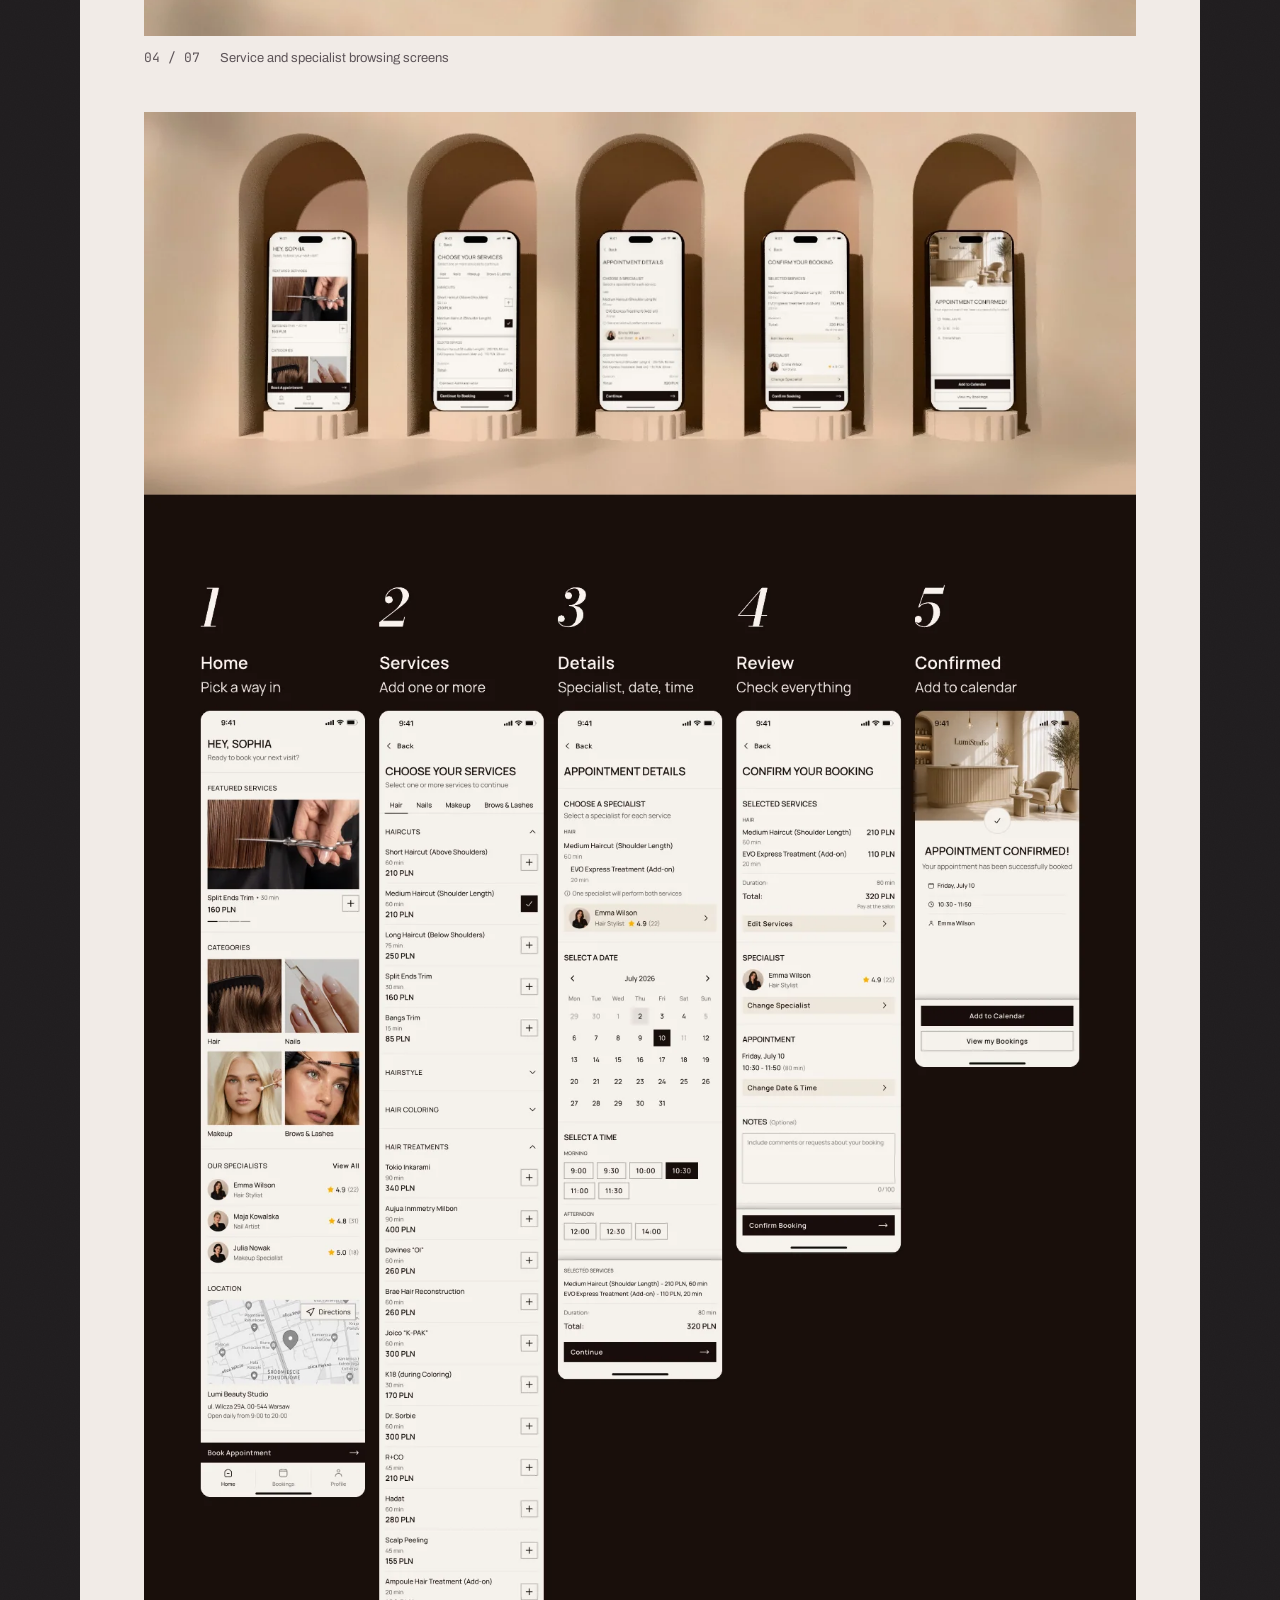
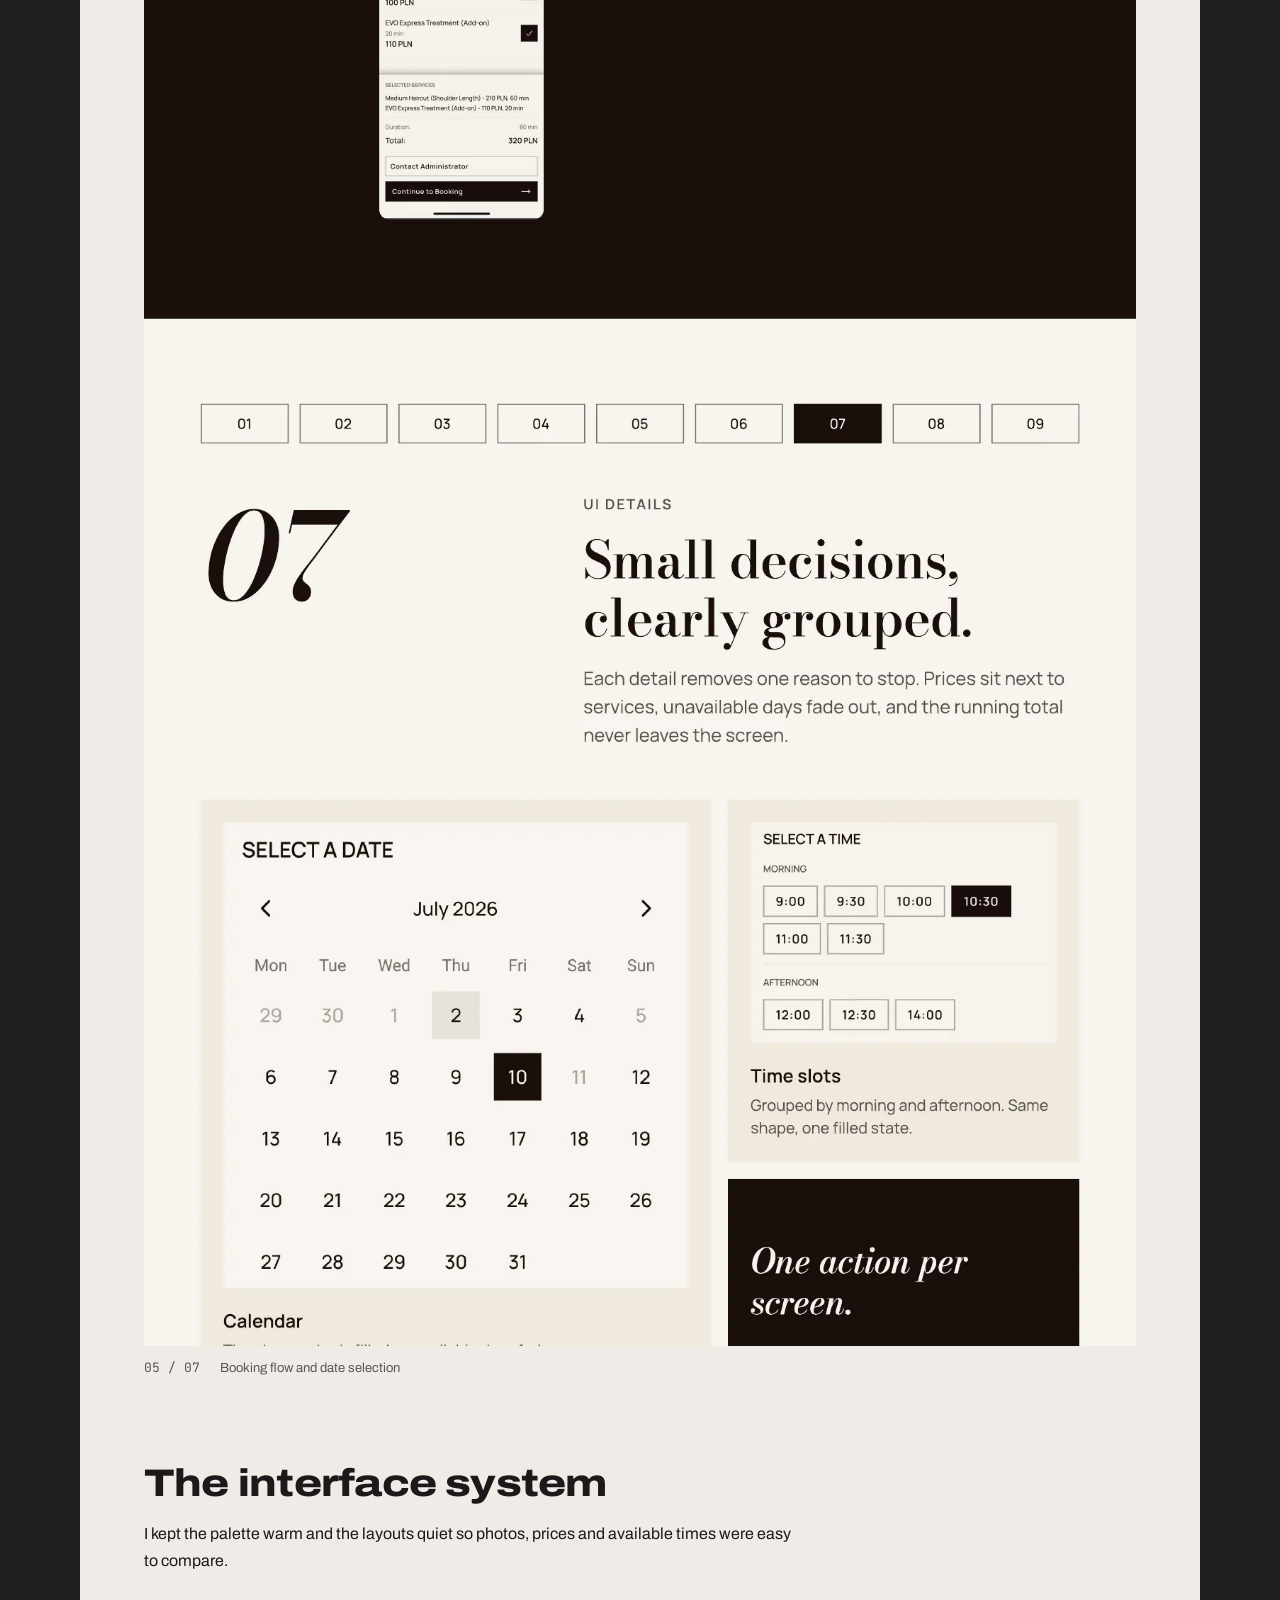
<file: work/lumibook/index.html>
<!doctype html><html lang="en"><head><meta charset="utf-8"><meta name="viewport" content="width=device-width,initial-scale=1"><title>LumiBook | Tetiana Kozhushko</title><meta name="description" content="A mobile concept for discovering beauty services, comparing specialists and booking a salon appointment."><link rel="canonical" href="https://tetianakozhushko.github.io/work/lumibook/"><link rel="stylesheet" href="/portfolio.css"><link rel="stylesheet" href="/cases.css"><link href="https://fonts.googleapis.com/css2?family=Archivo:wght@400;500;600;700;800&family=JetBrains+Mono:wght@400;500&display=swap" rel="stylesheet"></head><body><nav class="case-nav" aria-label="Main navigation"><a href="/">Tetiana Kozhushko</a><a href="/#work">All projects</a><a href="/Tetiana-Kozhushko-CV.pdf" download>Download CV ↓</a><a href="mailto:tetianakozhushko12@gmail.com">Get in touch ↗</a></nav><main><article class="tk-case"><header class="tk-case-header"><div class="tk-case-kicker"><a href="/#work">← All work</a><span>05 / Mobile app concept</span></div><div class="tk-case-lead"><div><h1>LumiBook</h1><p class="tk-case-deck">A mobile concept for discovering beauty services, comparing specialists and booking a salon appointment.</p></div><img data-tk-case-hero src="/assets/cases/lumibook/behance-v1/hero.webp" width="1120" height="876" alt="LumiBook — case study cover" loading="eager" decoding="async" fetchpriority="high"></div><div class="tk-case-overview"><div><h2>The project</h2><p>Booking a salon visit means comparing the service, specialist, time and price. I explored an app that makes those choices visible before someone confirms.</p></div><div><h2>My role</h2><p>I developed LumiBook independently during my internship. I mapped the journey, explored interface directions and designed the booking flow and visual system.</p></div></div><p class="tk-case-note">The concept has yet to be tested with clients.</p><a class="tk-case-link" href="https://www.behance.net/gallery/258264949/LumiBook-Beauty-Booking-App-UXUI-Case-Study" target="_blank" rel="noopener">View on Behance ↗</a></header><section class="tk-case-chapter"><div class="tk-case-chapter-intro"><h2>Deciding what to book</h2><p>The brief, proto-persona and journey map identify the decisions someone makes from discovering a service to choosing a specialist.</p></div><figure class="tk-case-figure"><a href="/assets/cases/lumibook/behance-v1/01.webp" target="_blank" rel="noopener" aria-label="Open full-size image: Project introduction, brief and discovery flow"><img src="/assets/cases/lumibook/behance-v1/01.webp" srcset="/assets/cases/lumibook/behance-v1/01-small.webp 760w, /assets/cases/lumibook/behance-v1/01.webp 1400w" sizes="(max-width: 860px) 94vw, 1040px" width="1400" height="4000" alt="Project introduction, brief and discovery flow" loading="lazy" decoding="async" fetchpriority="auto"></a><figcaption><span>01 / 07</span>Project introduction, brief and discovery flow</figcaption></figure><figure class="tk-case-figure"><a href="/assets/cases/lumibook/behance-v1/02.webp" target="_blank" rel="noopener" aria-label="Open full-size image: Proto-persona, journey map and early interface concepts"><img src="/assets/cases/lumibook/behance-v1/02.webp" srcset="/assets/cases/lumibook/behance-v1/02-small.webp 760w, /assets/cases/lumibook/behance-v1/02.webp 1400w" sizes="(max-width: 860px) 94vw, 1040px" width="1400" height="4000" alt="Proto-persona, journey map and early interface concepts" loading="lazy" decoding="async" fetchpriority="auto"></a><figcaption><span>02 / 07</span>Proto-persona, journey map and early interface concepts</figcaption></figure></section><section class="tk-case-chapter"><div class="tk-case-chapter-intro"><h2>From browsing to confirmation</h2><p>I explored how service details, reviews, prices and availability could support the same short booking flow.</p></div><figure class="tk-case-figure"><a href="/assets/cases/lumibook/behance-v1/03.webp" target="_blank" rel="noopener" aria-label="Open full-size image: Visual directions and interface exploration"><img src="/assets/cases/lumibook/behance-v1/03.webp" srcset="/assets/cases/lumibook/behance-v1/03-small.webp 760w, /assets/cases/lumibook/behance-v1/03.webp 1400w" sizes="(max-width: 860px) 94vw, 1040px" width="1400" height="4000" alt="Visual directions and interface exploration" loading="lazy" decoding="async" fetchpriority="auto"></a><figcaption><span>03 / 07</span>Visual directions and interface exploration</figcaption></figure><figure class="tk-case-figure"><a href="/assets/cases/lumibook/behance-v1/04.webp" target="_blank" rel="noopener" aria-label="Open full-size image: Service and specialist browsing screens"><img src="/assets/cases/lumibook/behance-v1/04.webp" srcset="/assets/cases/lumibook/behance-v1/04-small.webp 760w, /assets/cases/lumibook/behance-v1/04.webp 1400w" sizes="(max-width: 860px) 94vw, 1040px" width="1400" height="4000" alt="Service and specialist browsing screens" loading="lazy" decoding="async" fetchpriority="auto"></a><figcaption><span>04 / 07</span>Service and specialist browsing screens</figcaption></figure><figure class="tk-case-figure"><a href="/assets/cases/lumibook/behance-v1/05.webp" target="_blank" rel="noopener" aria-label="Open full-size image: Booking flow and date selection"><img src="/assets/cases/lumibook/behance-v1/05.webp" srcset="/assets/cases/lumibook/behance-v1/05-small.webp 760w, /assets/cases/lumibook/behance-v1/05.webp 1400w" sizes="(max-width: 860px) 94vw, 1040px" width="1400" height="4000" alt="Booking flow and date selection" loading="lazy" decoding="async" fetchpriority="auto"></a><figcaption><span>05 / 07</span>Booking flow and date selection</figcaption></figure></section><section class="tk-case-chapter"><div class="tk-case-chapter-intro"><h2>The interface system</h2><p>I kept the palette warm and the layouts quiet so photos, prices and available times were easy to compare.</p></div><figure class="tk-case-figure"><a href="/assets/cases/lumibook/behance-v1/06.webp" target="_blank" rel="noopener" aria-label="Open full-size image: Booking confirmation, appointment details and visual system"><img src="/assets/cases/lumibook/behance-v1/06.webp" srcset="/assets/cases/lumibook/behance-v1/06-small.webp 760w, /assets/cases/lumibook/behance-v1/06.webp 1400w" sizes="(max-width: 860px) 94vw, 1040px" width="1400" height="4000" alt="Booking confirmation, appointment details and visual system" loading="lazy" decoding="async" fetchpriority="auto"></a><figcaption><span>06 / 07</span>Booking confirmation, appointment details and visual system</figcaption></figure><figure class="tk-case-figure"><a href="/assets/cases/lumibook/behance-v1/07.webp" target="_blank" rel="noopener" aria-label="Open full-size image: Final concept, open questions and case closing"><img src="/assets/cases/lumibook/behance-v1/07.webp" srcset="/assets/cases/lumibook/behance-v1/07-small.webp 760w, /assets/cases/lumibook/behance-v1/07.webp 1400w" sizes="(max-width: 860px) 94vw, 1040px" width="1400" height="3138" alt="Final concept, open questions and case closing" loading="lazy" decoding="async" fetchpriority="auto"></a><figcaption><span>07 / 07</span>Final concept, open questions and case closing</figcaption></figure></section><div class="tk-case-end"><a href="/#work">← All work</a><a href="https://www.behance.net/gallery/258264949/LumiBook-Beauty-Booking-App-UXUI-Case-Study" target="_blank" rel="noopener">View on Behance ↗</a></div></article><a class="next-case" style="max-width:1120px;margin:24px auto" href="/work/grc-trail/"><small>NEXT PROJECT</small><strong>GRC Trail ↗</strong></a></main><footer class="case-footer"><span>© 2026 Tetiana Kozhushko</span><a href="mailto:tetianakozhushko12@gmail.com">Let's work together ↗</a></footer></body></html>
</file>
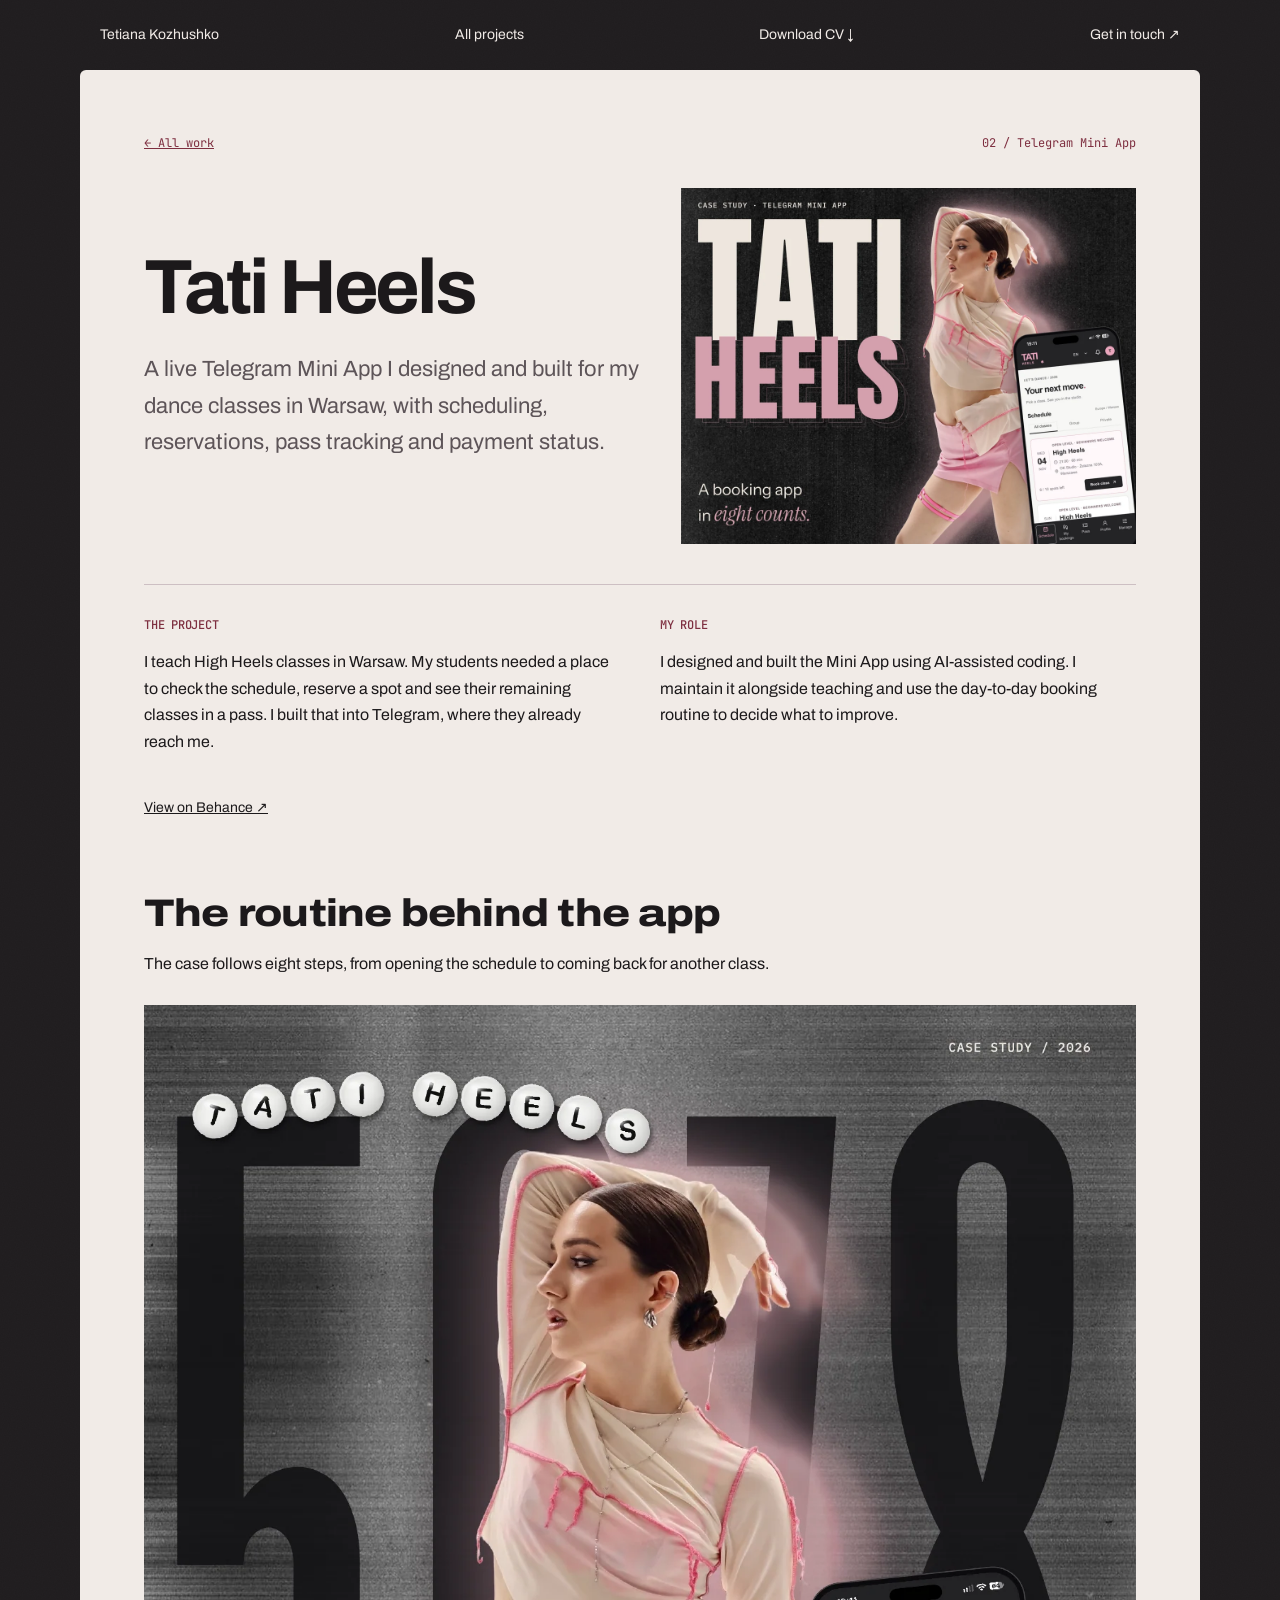
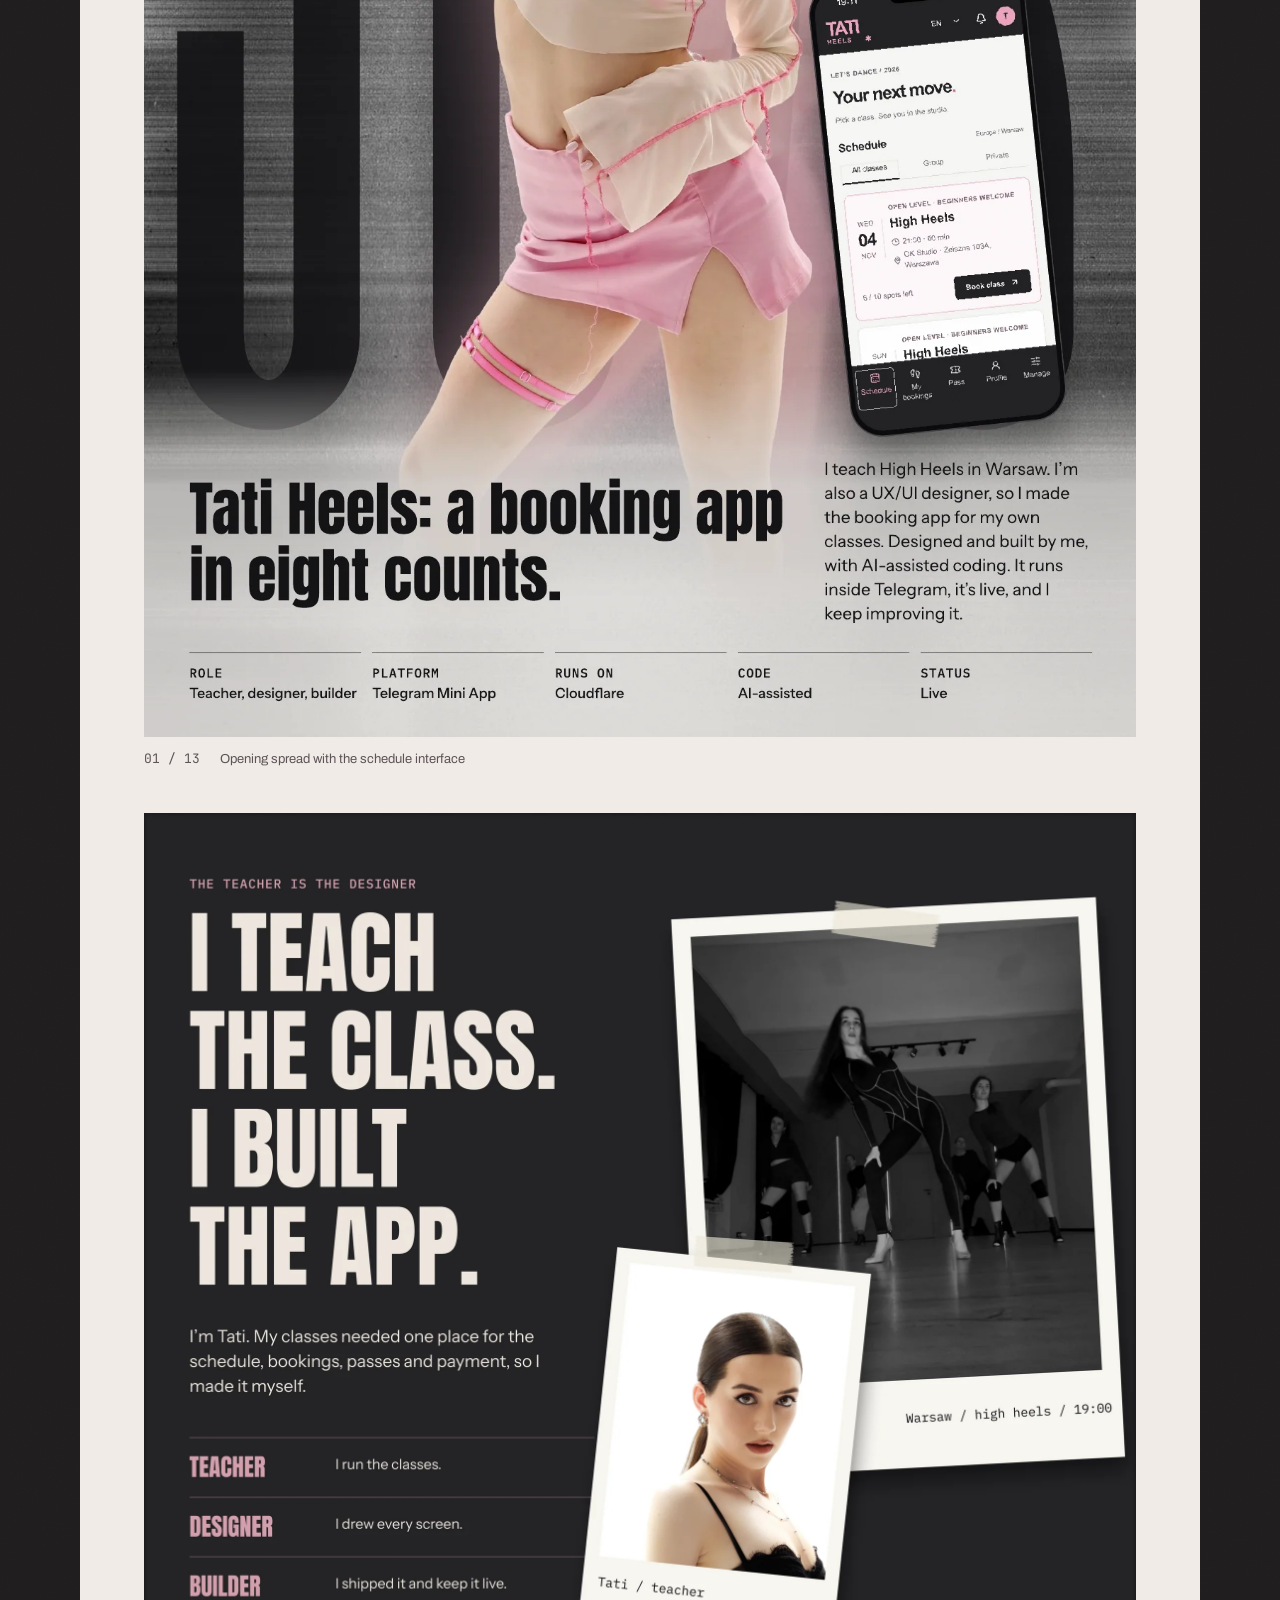
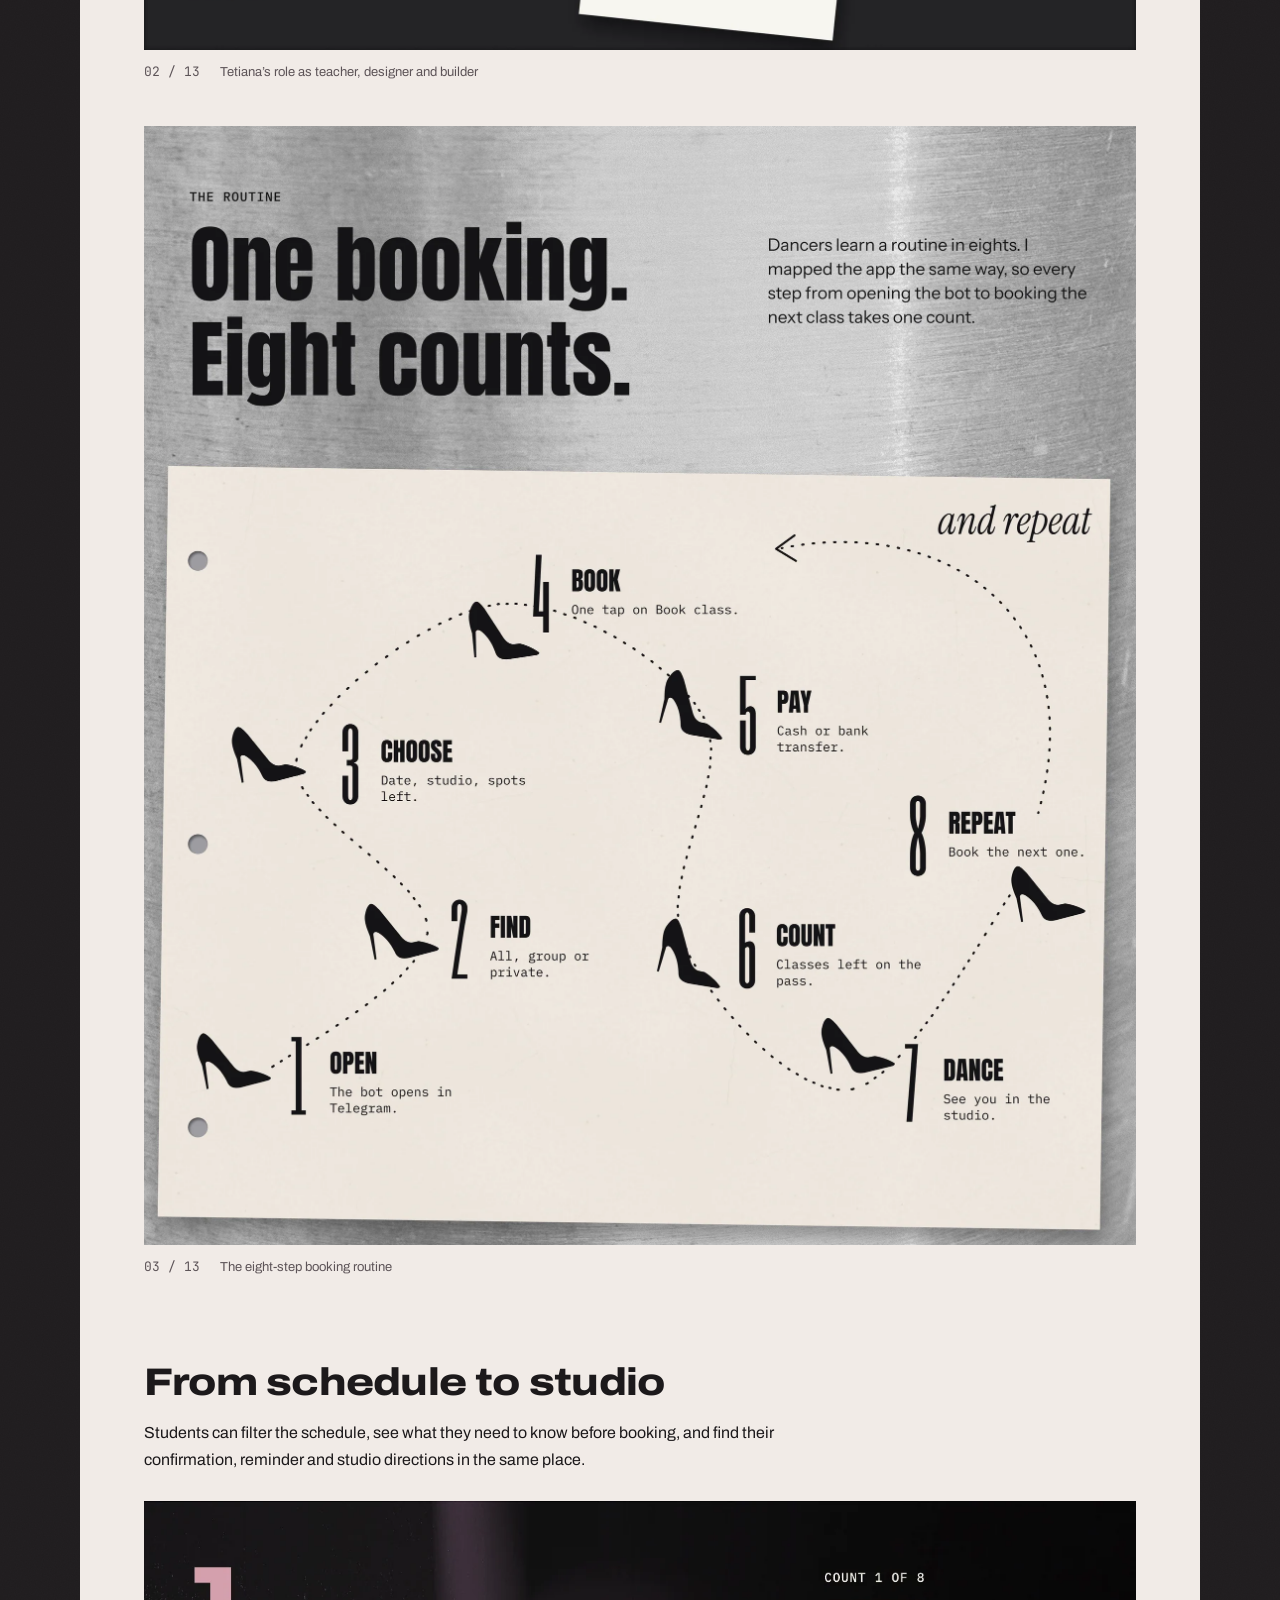
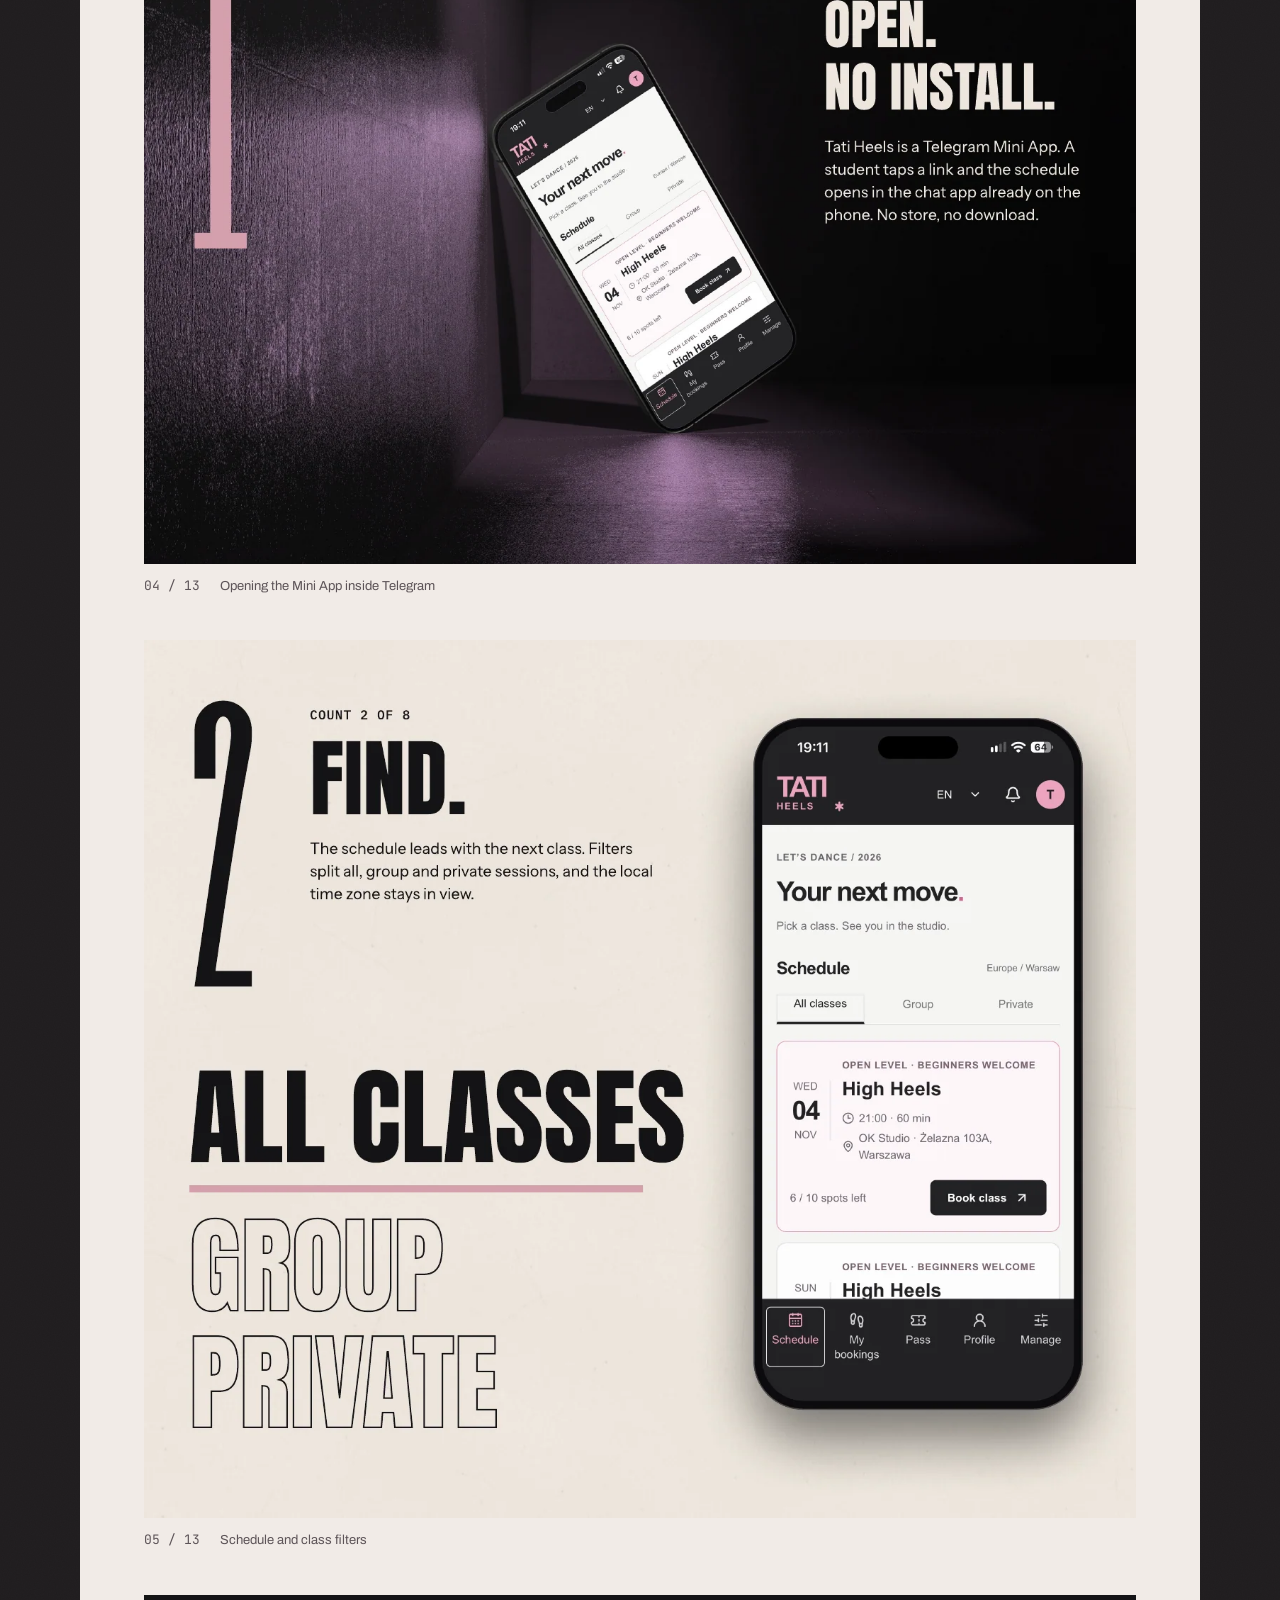
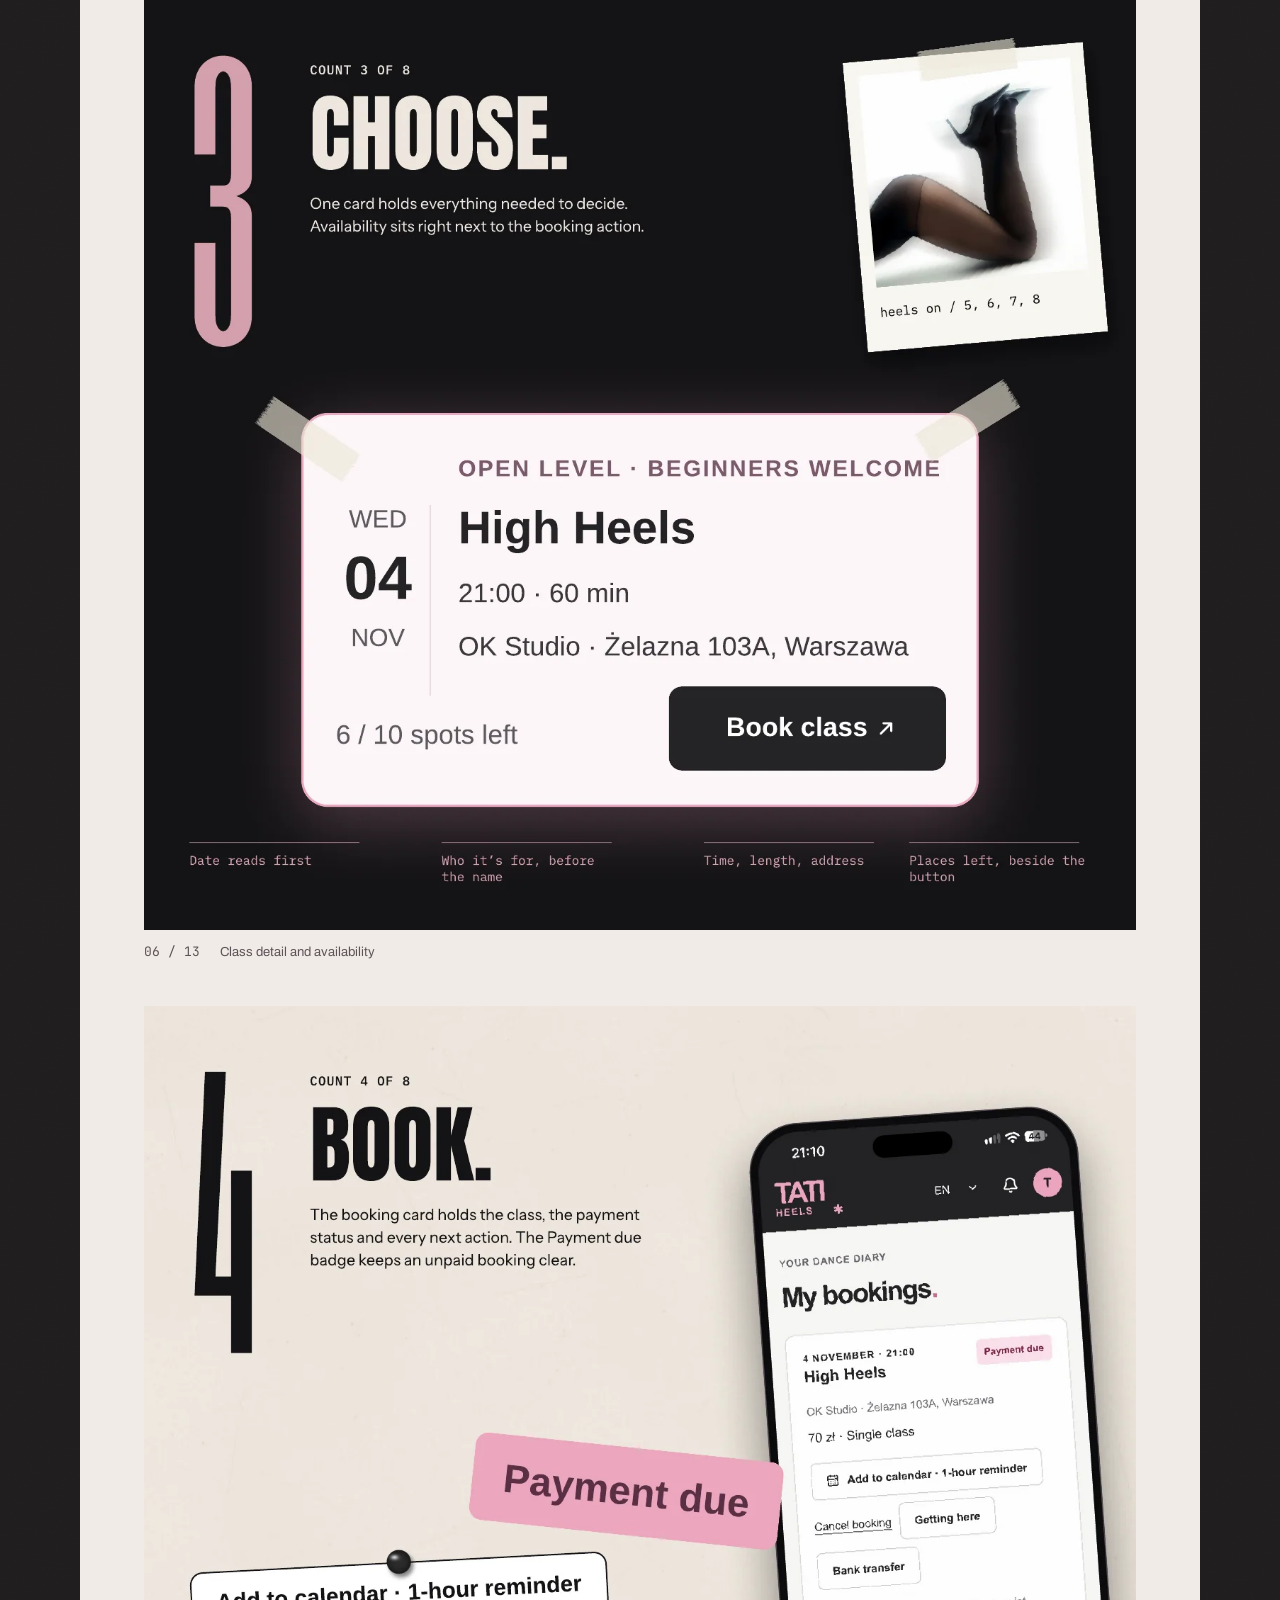
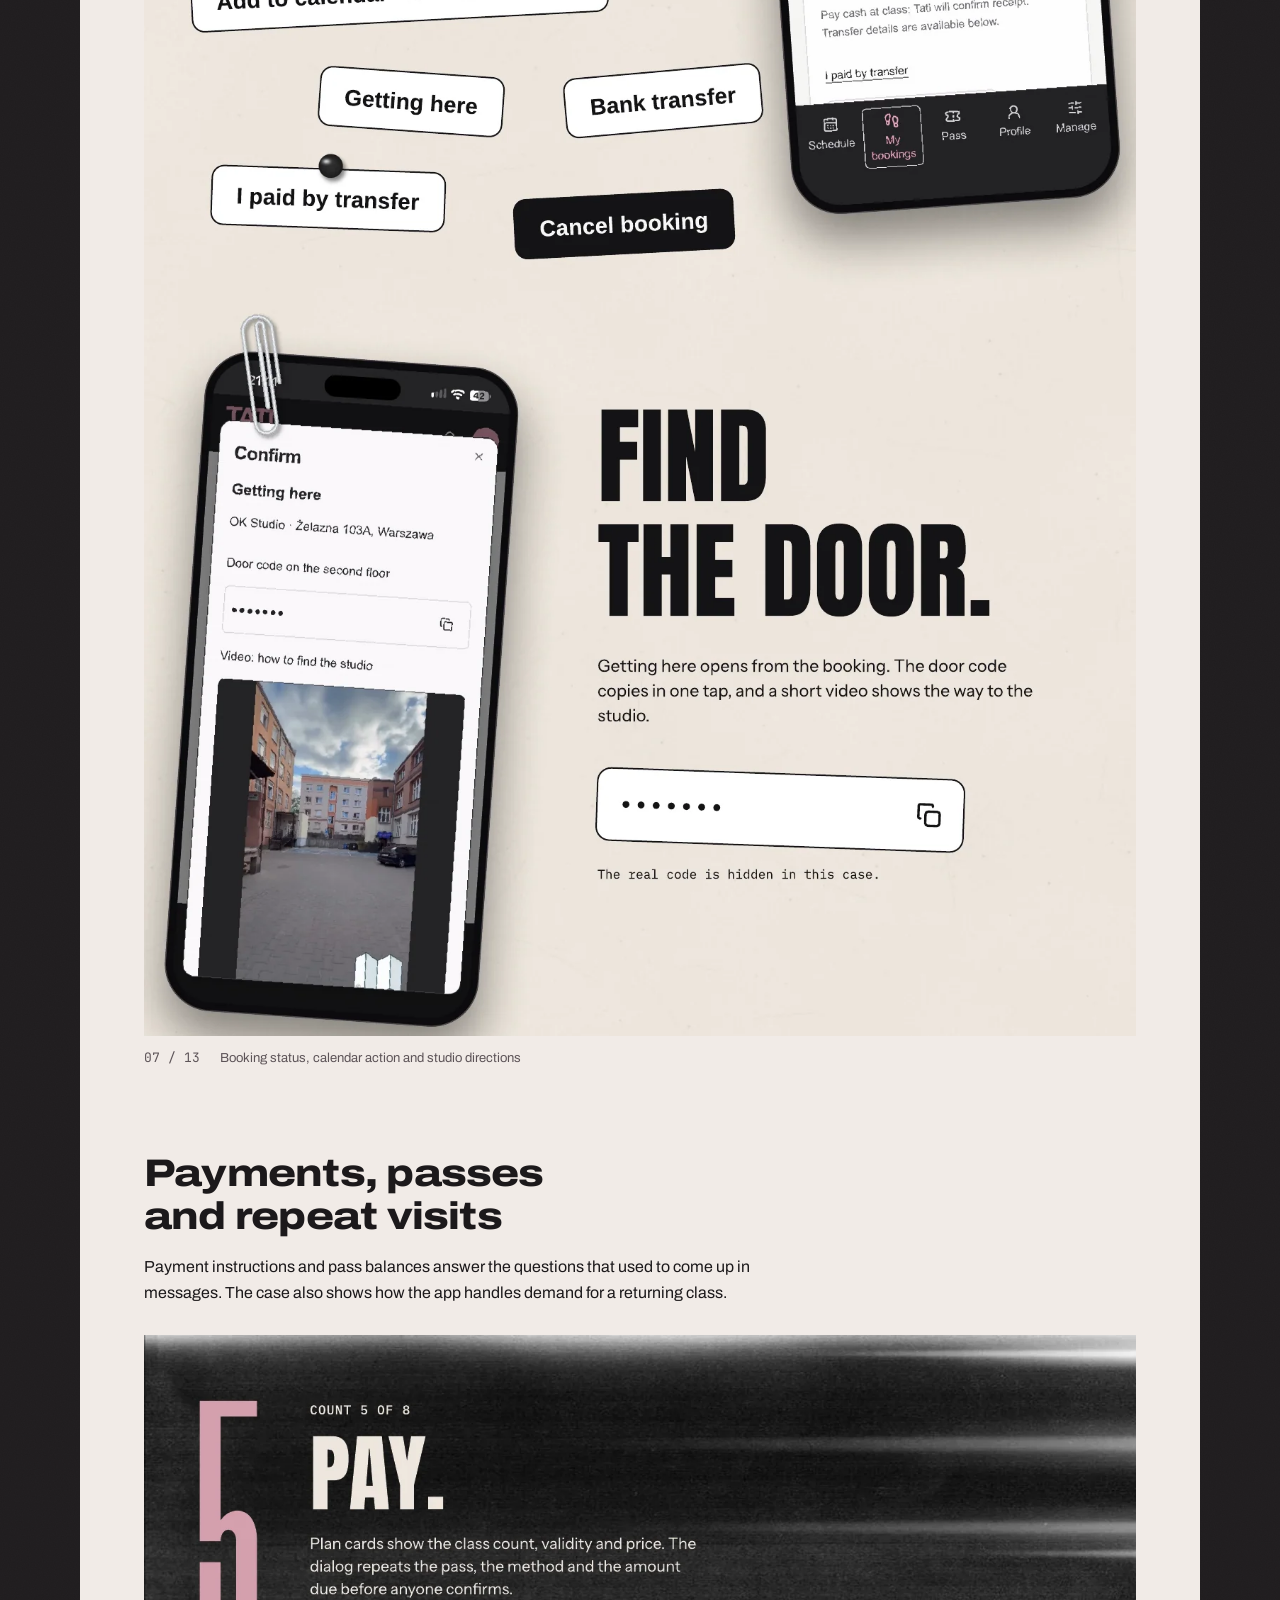
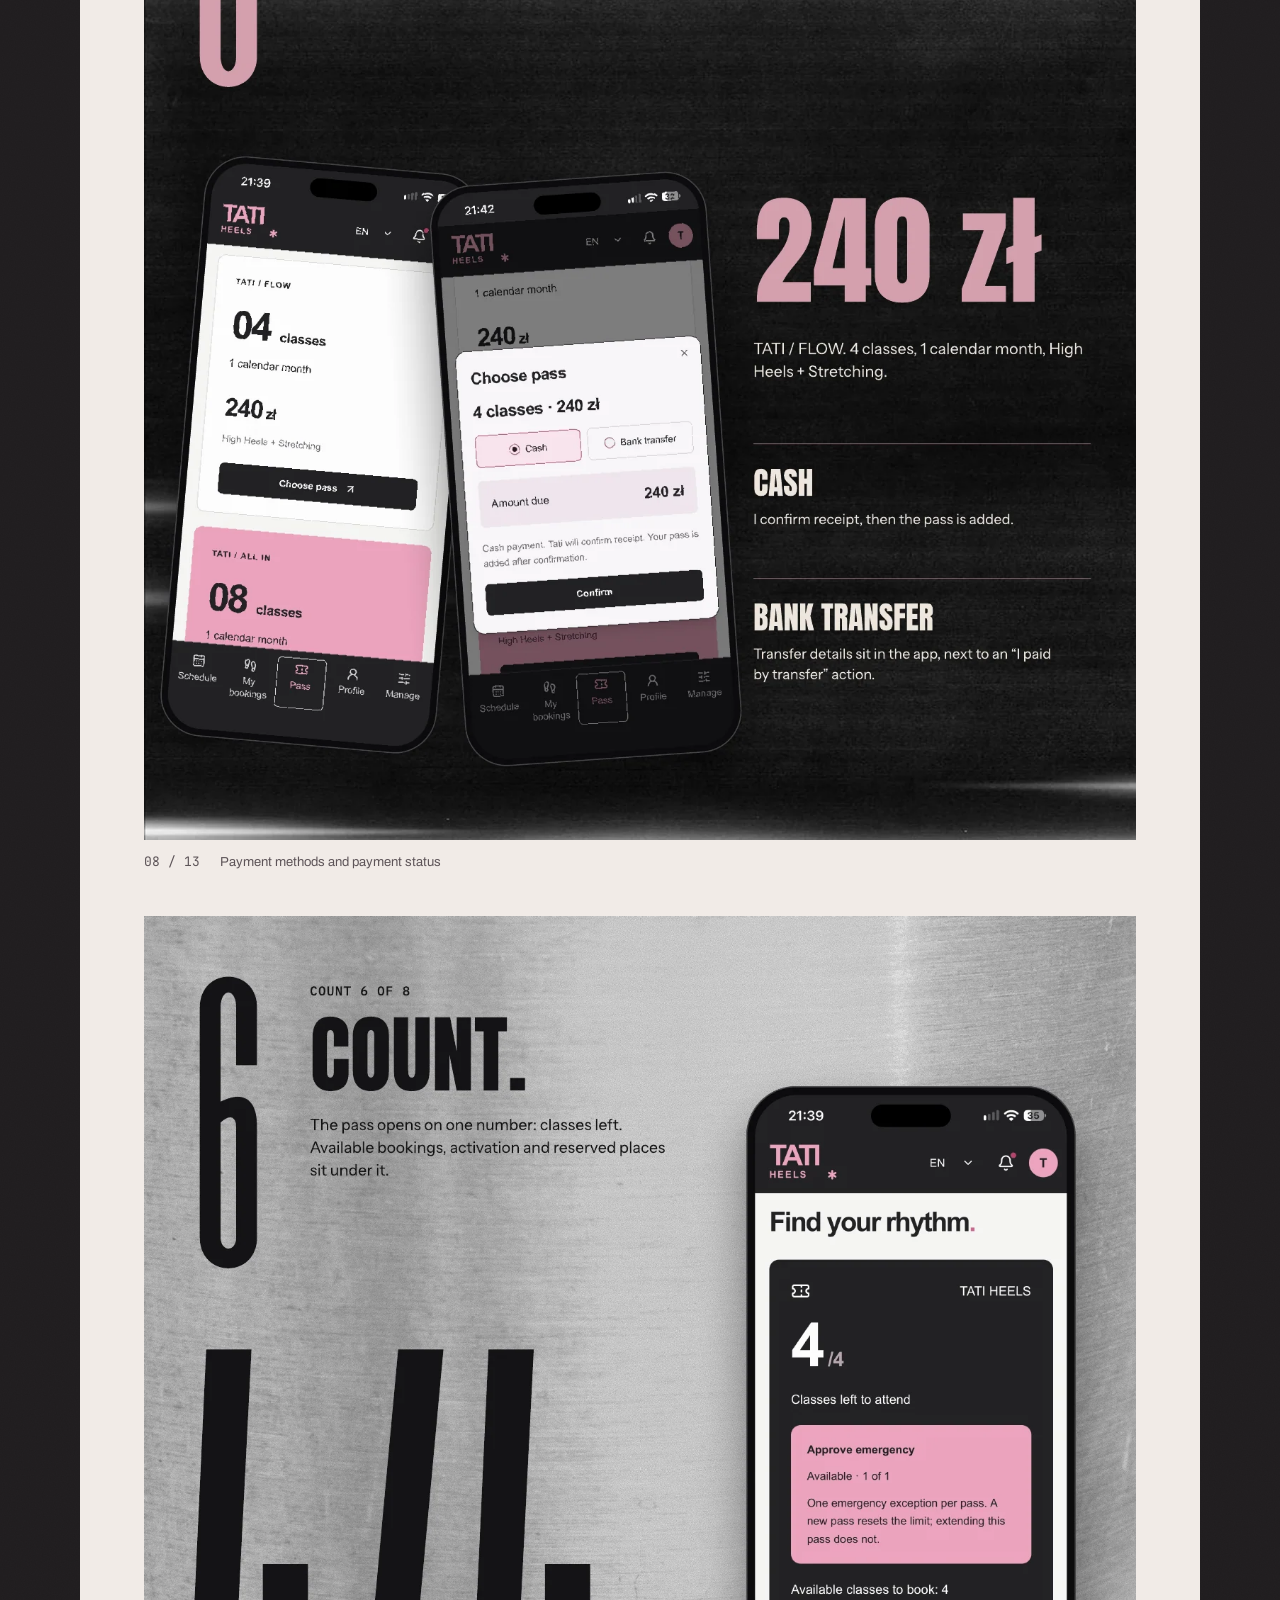
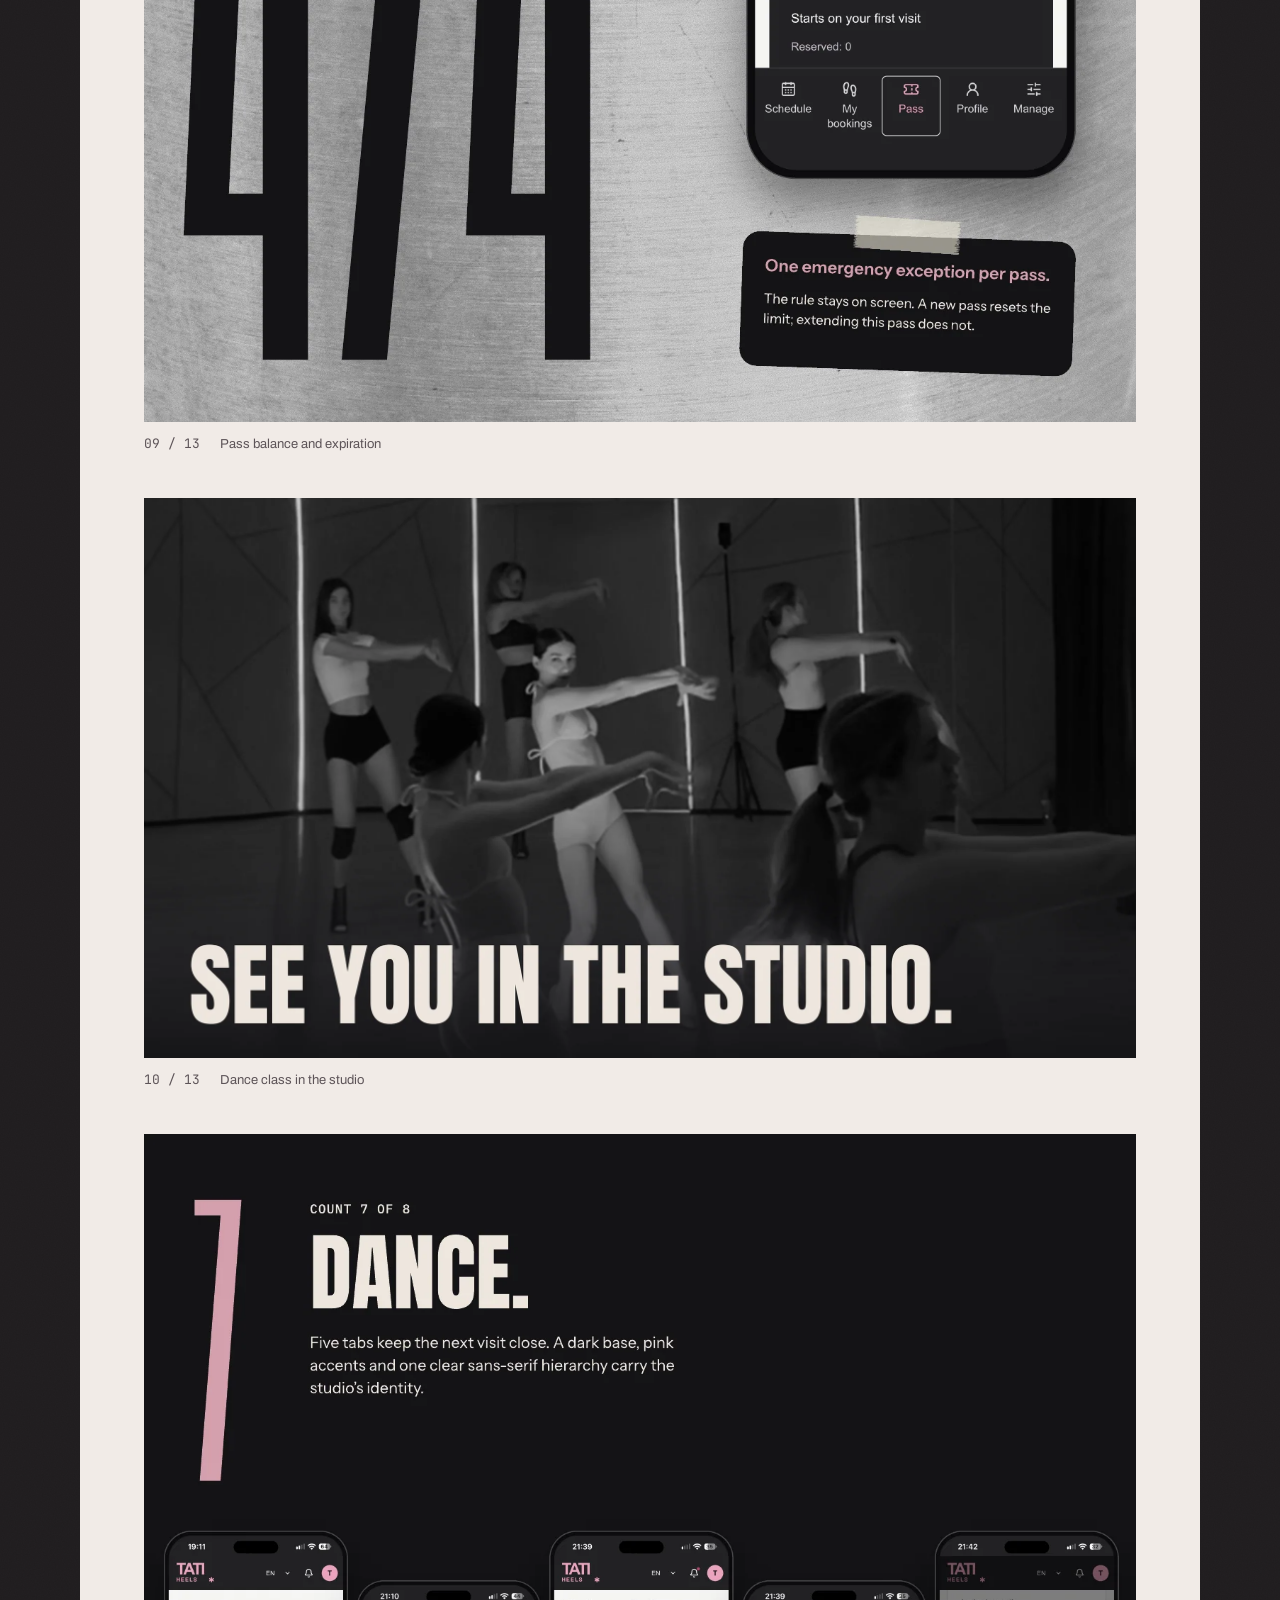
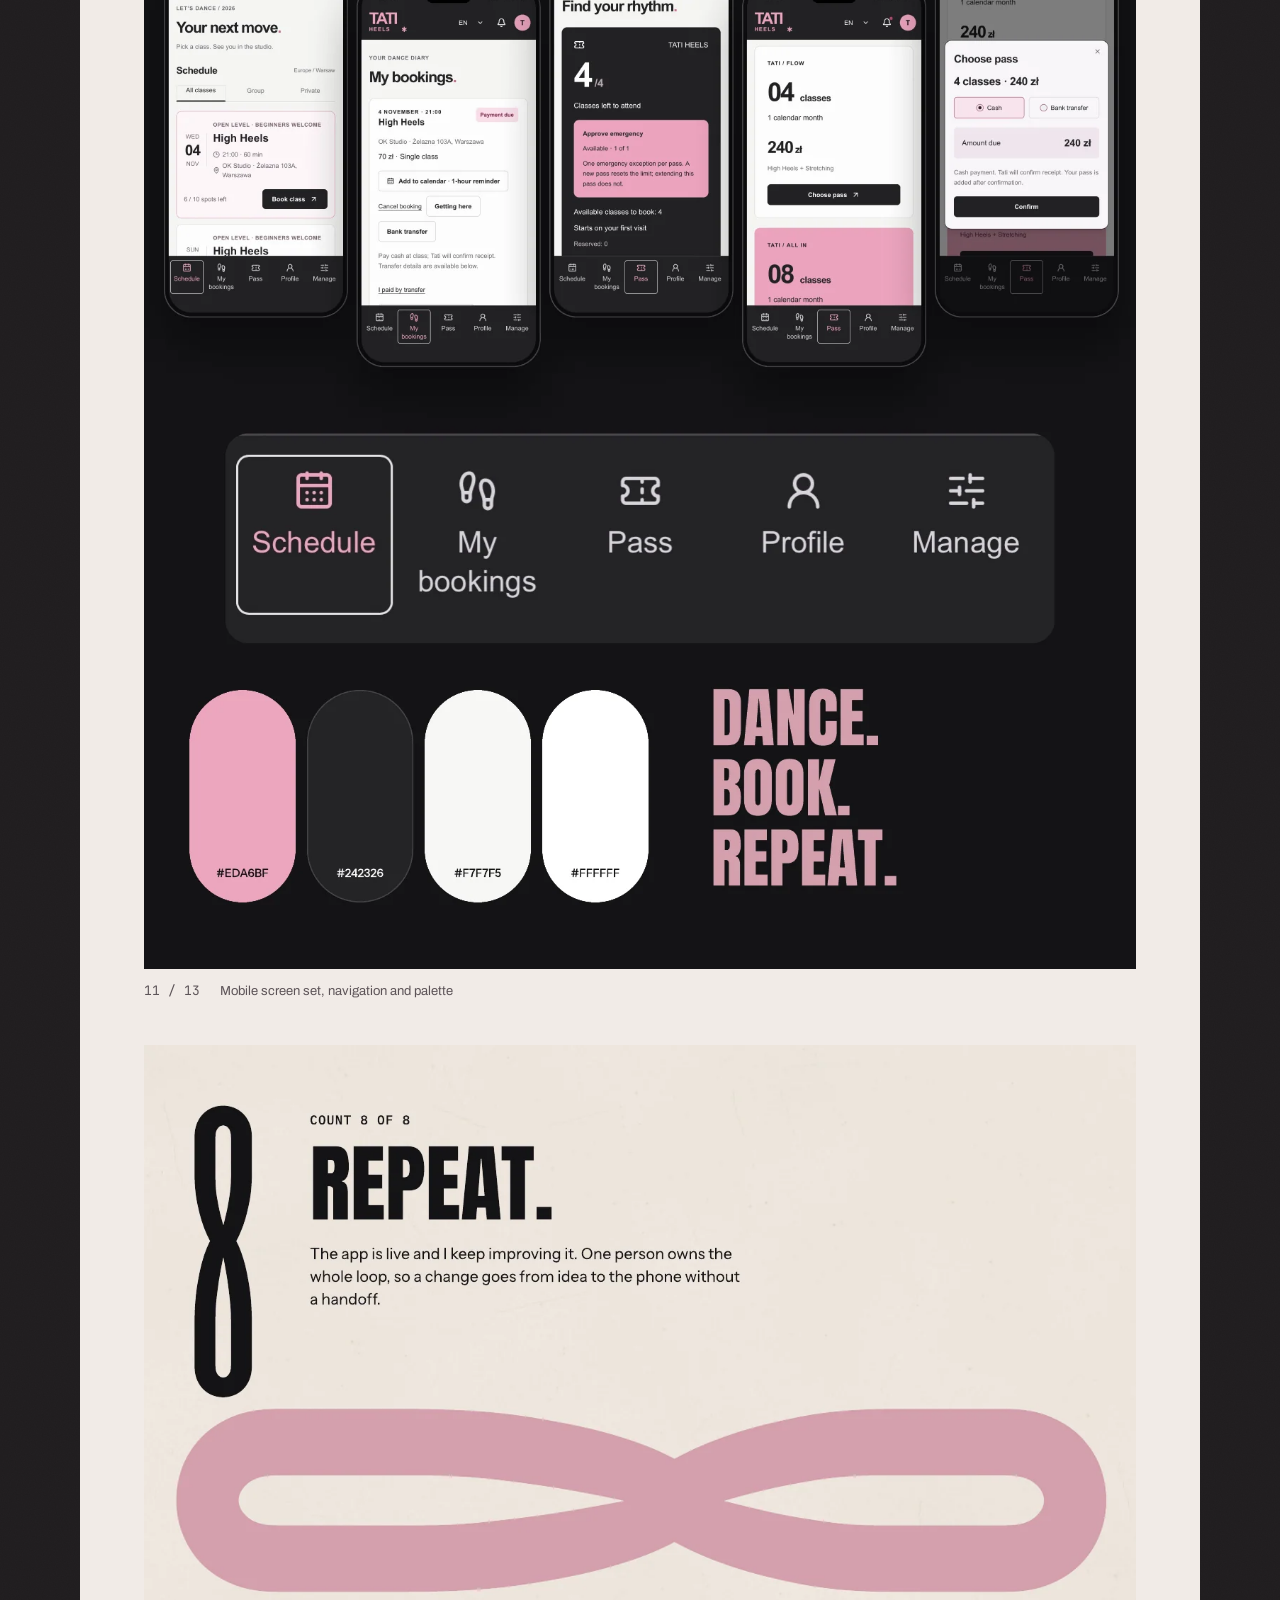
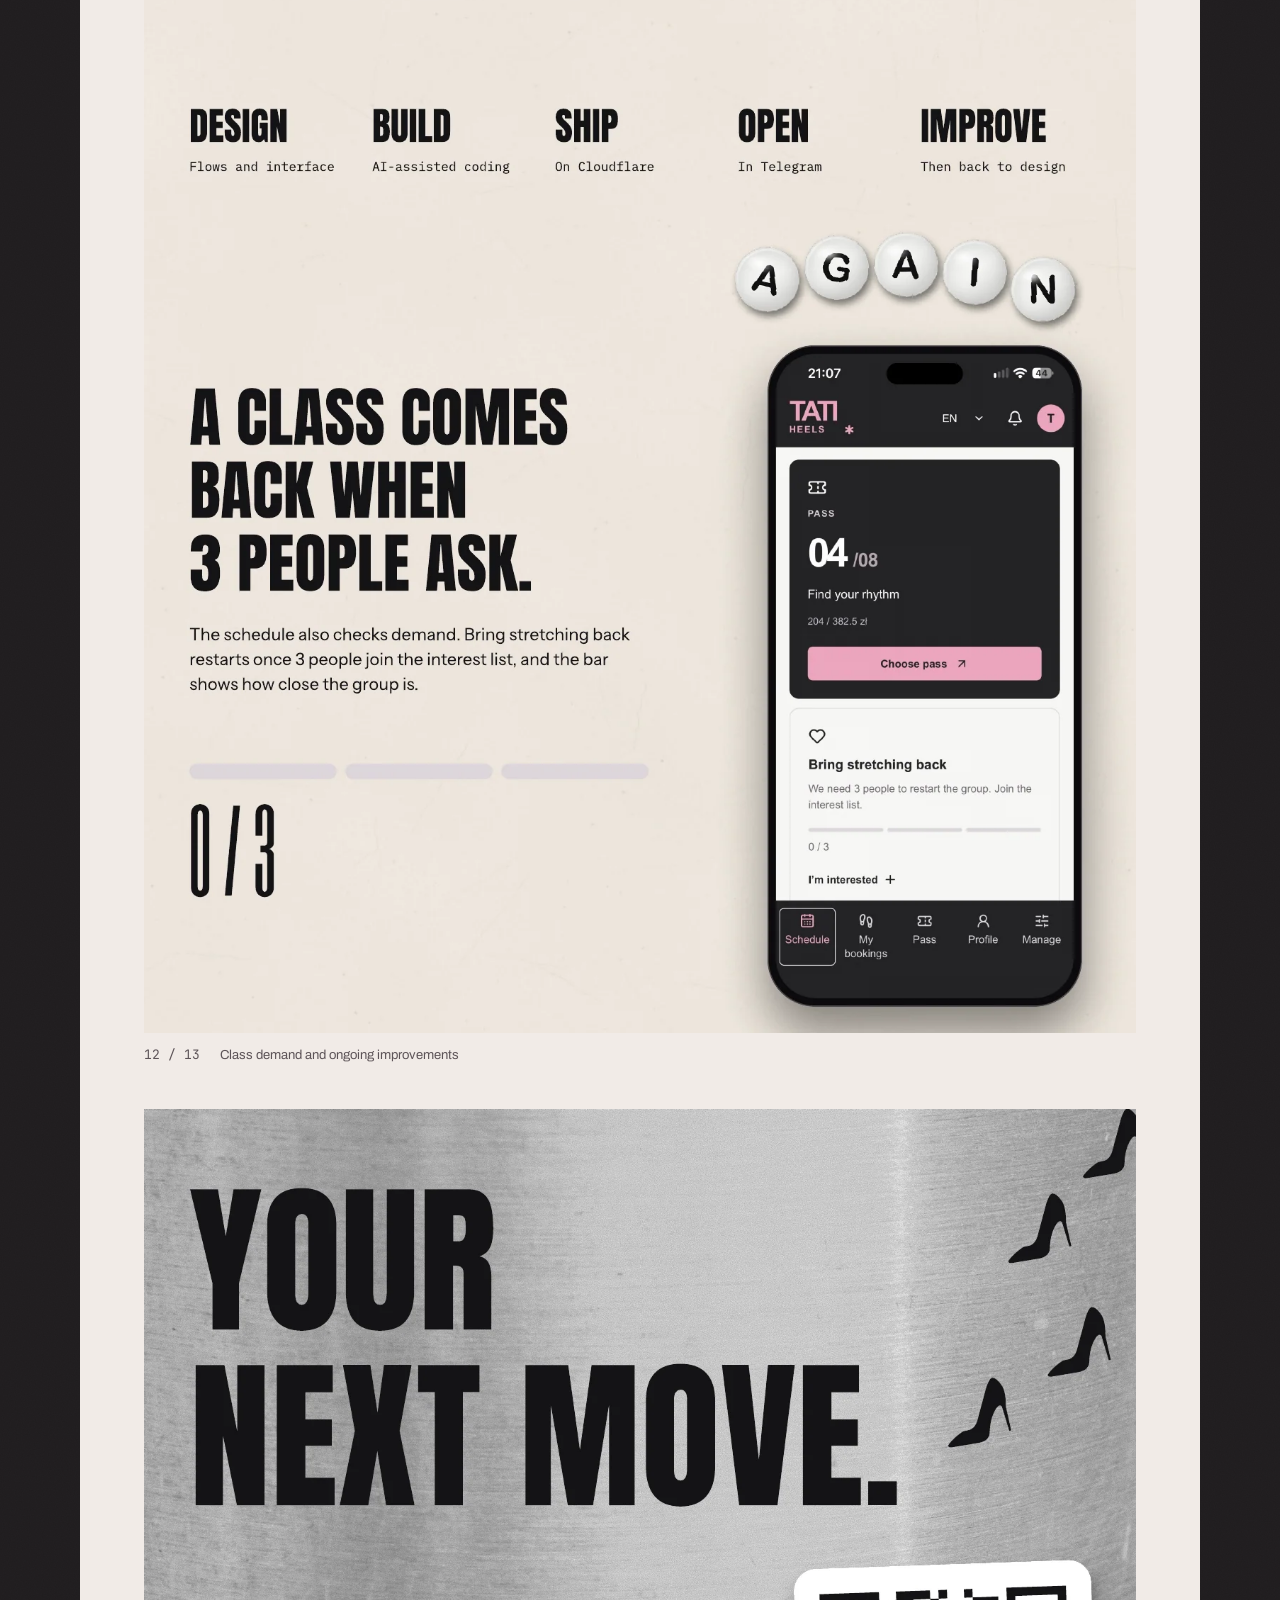
<file: work/tati-heels/index.html>
<!doctype html><html lang="en"><head><meta charset="utf-8"><meta name="viewport" content="width=device-width,initial-scale=1"><title>Tati Heels | Tetiana Kozhushko</title><meta name="description" content="A live Telegram Mini App I designed and built for my dance classes in Warsaw, with scheduling, reservations, pass tracking and payment status."><link rel="canonical" href="https://tetianakozhushko.github.io/work/tati-heels/"><link rel="stylesheet" href="/portfolio.css"><link rel="stylesheet" href="/cases.css"><link href="https://fonts.googleapis.com/css2?family=Archivo:wght@400;500;600;700;800&family=JetBrains+Mono:wght@400;500&display=swap" rel="stylesheet"></head><body><nav class="case-nav" aria-label="Main navigation"><a href="/">Tetiana Kozhushko</a><a href="/#work">All projects</a><a href="/Tetiana-Kozhushko-CV.pdf" download>Download CV ↓</a><a href="mailto:tetianakozhushko12@gmail.com">Get in touch ↗</a></nav><main><article class="tk-case"><header class="tk-case-header"><div class="tk-case-kicker"><a href="/#work">← All work</a><span>02 / Telegram Mini App</span></div><div class="tk-case-lead"><div><h1>Tati Heels</h1><p class="tk-case-deck">A live Telegram Mini App I designed and built for my dance classes in Warsaw, with scheduling, reservations, pass tracking and payment status.</p></div><img data-tk-case-hero src="/assets/cases/tati-heels/behance-v1/hero.webp" width="1120" height="876" alt="Tati Heels — case study cover" loading="eager" decoding="async" fetchpriority="high"></div><div class="tk-case-overview"><div><h2>The project</h2><p>I teach High Heels classes in Warsaw. My students needed a place to check the schedule, reserve a spot and see their remaining classes in a pass. I built that into Telegram, where they already reach me.</p></div><div><h2>My role</h2><p>I designed and built the Mini App using AI-assisted coding. I maintain it alongside teaching and use the day-to-day booking routine to decide what to improve.</p></div></div><a class="tk-case-link" href="https://www.behance.net/gallery/258265475/Tati-Heels-Dance-Booking-Telegram-Mini-App-UXUI" target="_blank" rel="noopener">View on Behance ↗</a></header><section class="tk-case-chapter"><div class="tk-case-chapter-intro"><h2>The routine behind the app</h2><p>The case follows eight steps, from opening the schedule to coming back for another class.</p></div><figure class="tk-case-figure"><a href="/assets/cases/tati-heels/behance-v1/01.webp" target="_blank" rel="noopener" aria-label="Open full-size image: Opening spread with the schedule interface"><img src="/assets/cases/tati-heels/behance-v1/01.webp" srcset="/assets/cases/tati-heels/behance-v1/01-small.webp 760w, /assets/cases/tati-heels/behance-v1/01.webp 1400w" sizes="(max-width: 860px) 94vw, 1040px" width="1400" height="1880" alt="Opening spread with the schedule interface" loading="lazy" decoding="async" fetchpriority="auto"></a><figcaption><span>01 / 13</span>Opening spread with the schedule interface</figcaption></figure><figure class="tk-case-figure"><a href="/assets/cases/tati-heels/behance-v1/02.webp" target="_blank" rel="noopener" aria-label="Open full-size image: Tetiana’s role as teacher, designer and builder"><img src="/assets/cases/tati-heels/behance-v1/02.webp" srcset="/assets/cases/tati-heels/behance-v1/02-small.webp 760w, /assets/cases/tati-heels/behance-v1/02.webp 2000w" sizes="(max-width: 860px) 94vw, 1040px" width="2000" height="1686" alt="Tetiana’s role as teacher, designer and builder" loading="lazy" decoding="async" fetchpriority="auto"></a><figcaption><span>02 / 13</span>Tetiana’s role as teacher, designer and builder</figcaption></figure><figure class="tk-case-figure"><a href="/assets/cases/tati-heels/behance-v1/03.webp" target="_blank" rel="noopener" aria-label="Open full-size image: The eight-step booking routine"><img src="/assets/cases/tati-heels/behance-v1/03.webp" srcset="/assets/cases/tati-heels/behance-v1/03-small.webp 760w, /assets/cases/tati-heels/behance-v1/03.webp 2000w" sizes="(max-width: 860px) 94vw, 1040px" width="2000" height="2257" alt="The eight-step booking routine" loading="lazy" decoding="async" fetchpriority="auto"></a><figcaption><span>03 / 13</span>The eight-step booking routine</figcaption></figure></section><section class="tk-case-chapter"><div class="tk-case-chapter-intro"><h2>From schedule to studio</h2><p>Students can filter the schedule, see what they need to know before booking, and find their confirmation, reminder and studio directions in the same place.</p></div><figure class="tk-case-figure"><a href="/assets/cases/tati-heels/behance-v1/04.webp" target="_blank" rel="noopener" aria-label="Open full-size image: Opening the Mini App inside Telegram"><img src="/assets/cases/tati-heels/behance-v1/04.webp" srcset="/assets/cases/tati-heels/behance-v1/04-small.webp 760w, /assets/cases/tati-heels/behance-v1/04.webp 1400w" sizes="(max-width: 860px) 94vw, 1040px" width="1400" height="935" alt="Opening the Mini App inside Telegram" loading="lazy" decoding="async" fetchpriority="auto"></a><figcaption><span>04 / 13</span>Opening the Mini App inside Telegram</figcaption></figure><figure class="tk-case-figure"><a href="/assets/cases/tati-heels/behance-v1/05.webp" target="_blank" rel="noopener" aria-label="Open full-size image: Schedule and class filters"><img src="/assets/cases/tati-heels/behance-v1/05.webp" srcset="/assets/cases/tati-heels/behance-v1/05-small.webp 760w, /assets/cases/tati-heels/behance-v1/05.webp 1400w" sizes="(max-width: 860px) 94vw, 1040px" width="1400" height="1240" alt="Schedule and class filters" loading="lazy" decoding="async" fetchpriority="auto"></a><figcaption><span>05 / 13</span>Schedule and class filters</figcaption></figure><figure class="tk-case-figure"><a href="/assets/cases/tati-heels/behance-v1/06.webp" target="_blank" rel="noopener" aria-label="Open full-size image: Class detail and availability"><img src="/assets/cases/tati-heels/behance-v1/06.webp" srcset="/assets/cases/tati-heels/behance-v1/06-small.webp 760w, /assets/cases/tati-heels/behance-v1/06.webp 1400w" sizes="(max-width: 860px) 94vw, 1040px" width="1400" height="1320" alt="Class detail and availability" loading="lazy" decoding="async" fetchpriority="auto"></a><figcaption><span>06 / 13</span>Class detail and availability</figcaption></figure><figure class="tk-case-figure"><a href="/assets/cases/tati-heels/behance-v1/07.webp" target="_blank" rel="noopener" aria-label="Open full-size image: Booking status, calendar action and studio directions"><img src="/assets/cases/tati-heels/behance-v1/07.webp" srcset="/assets/cases/tati-heels/behance-v1/07-small.webp 760w, /assets/cases/tati-heels/behance-v1/07.webp 1400w" sizes="(max-width: 860px) 94vw, 1040px" width="1400" height="2300" alt="Booking status, calendar action and studio directions" loading="lazy" decoding="async" fetchpriority="auto"></a><figcaption><span>07 / 13</span>Booking status, calendar action and studio directions</figcaption></figure></section><section class="tk-case-chapter"><div class="tk-case-chapter-intro"><h2>Payments, passes and repeat visits</h2><p>Payment instructions and pass balances answer the questions that used to come up in messages. The case also shows how the app handles demand for a returning class.</p></div><figure class="tk-case-figure"><a href="/assets/cases/tati-heels/behance-v1/08.webp" target="_blank" rel="noopener" aria-label="Open full-size image: Payment methods and payment status"><img src="/assets/cases/tati-heels/behance-v1/08.webp" srcset="/assets/cases/tati-heels/behance-v1/08-small.webp 760w, /assets/cases/tati-heels/behance-v1/08.webp 1400w" sizes="(max-width: 860px) 94vw, 1040px" width="1400" height="1560" alt="Payment methods and payment status" loading="lazy" decoding="async" fetchpriority="auto"></a><figcaption><span>08 / 13</span>Payment methods and payment status</figcaption></figure><figure class="tk-case-figure"><a href="/assets/cases/tati-heels/behance-v1/09.webp" target="_blank" rel="noopener" aria-label="Open full-size image: Pass balance and expiration"><img src="/assets/cases/tati-heels/behance-v1/09.webp" srcset="/assets/cases/tati-heels/behance-v1/09-small.webp 760w, /assets/cases/tati-heels/behance-v1/09.webp 1400w" sizes="(max-width: 860px) 94vw, 1040px" width="1400" height="1560" alt="Pass balance and expiration" loading="lazy" decoding="async" fetchpriority="auto"></a><figcaption><span>09 / 13</span>Pass balance and expiration</figcaption></figure><figure class="tk-case-figure"><a href="/assets/cases/tati-heels/behance-v1/10.webp" target="_blank" rel="noopener" aria-label="Open full-size image: Dance class in the studio"><img src="/assets/cases/tati-heels/behance-v1/10.webp" srcset="/assets/cases/tati-heels/behance-v1/10-small.webp 760w, /assets/cases/tati-heels/behance-v1/10.webp 2000w" sizes="(max-width: 860px) 94vw, 1040px" width="2000" height="1129" alt="Dance class in the studio" loading="lazy" decoding="async" fetchpriority="auto"></a><figcaption><span>10 / 13</span>Dance class in the studio</figcaption></figure><figure class="tk-case-figure"><a href="/assets/cases/tati-heels/behance-v1/11.webp" target="_blank" rel="noopener" aria-label="Open full-size image: Mobile screen set, navigation and palette"><img src="/assets/cases/tati-heels/behance-v1/11.webp" srcset="/assets/cases/tati-heels/behance-v1/11-small.webp 760w, /assets/cases/tati-heels/behance-v1/11.webp 1400w" sizes="(max-width: 860px) 94vw, 1040px" width="1400" height="2026" alt="Mobile screen set, navigation and palette" loading="lazy" decoding="async" fetchpriority="auto"></a><figcaption><span>11 / 13</span>Mobile screen set, navigation and palette</figcaption></figure><figure class="tk-case-figure"><a href="/assets/cases/tati-heels/behance-v1/12.webp" target="_blank" rel="noopener" aria-label="Open full-size image: Class demand and ongoing improvements"><img src="/assets/cases/tati-heels/behance-v1/12.webp" srcset="/assets/cases/tati-heels/behance-v1/12-small.webp 760w, /assets/cases/tati-heels/behance-v1/12.webp 1400w" sizes="(max-width: 860px) 94vw, 1040px" width="1400" height="2240" alt="Class demand and ongoing improvements" loading="lazy" decoding="async" fetchpriority="auto"></a><figcaption><span>12 / 13</span>Class demand and ongoing improvements</figcaption></figure><figure class="tk-case-figure"><a href="/assets/cases/tati-heels/behance-v1/13.webp" target="_blank" rel="noopener" aria-label="Open full-size image: Closing spread with a QR code to open the app"><img src="/assets/cases/tati-heels/behance-v1/13.webp" srcset="/assets/cases/tati-heels/behance-v1/13-small.webp 760w, /assets/cases/tati-heels/behance-v1/13.webp 1400w" sizes="(max-width: 860px) 94vw, 1040px" width="1400" height="1270" alt="Closing spread with a QR code to open the app" loading="lazy" decoding="async" fetchpriority="auto"></a><figcaption><span>13 / 13</span>Closing spread with a QR code to open the app</figcaption></figure></section><div class="tk-case-end"><a href="/#work">← All work</a><a href="https://www.behance.net/gallery/258265475/Tati-Heels-Dance-Booking-Telegram-Mini-App-UXUI" target="_blank" rel="noopener">View on Behance ↗</a></div></article><a class="next-case" style="max-width:1120px;margin:24px auto" href="/work/whatabouttours/"><small>NEXT PROJECT</small><strong>What About Tours ↗</strong></a></main><footer class="case-footer"><span>© 2026 Tetiana Kozhushko</span><a href="mailto:tetianakozhushko12@gmail.com">Let's work together ↗</a></footer></body></html>
</file>
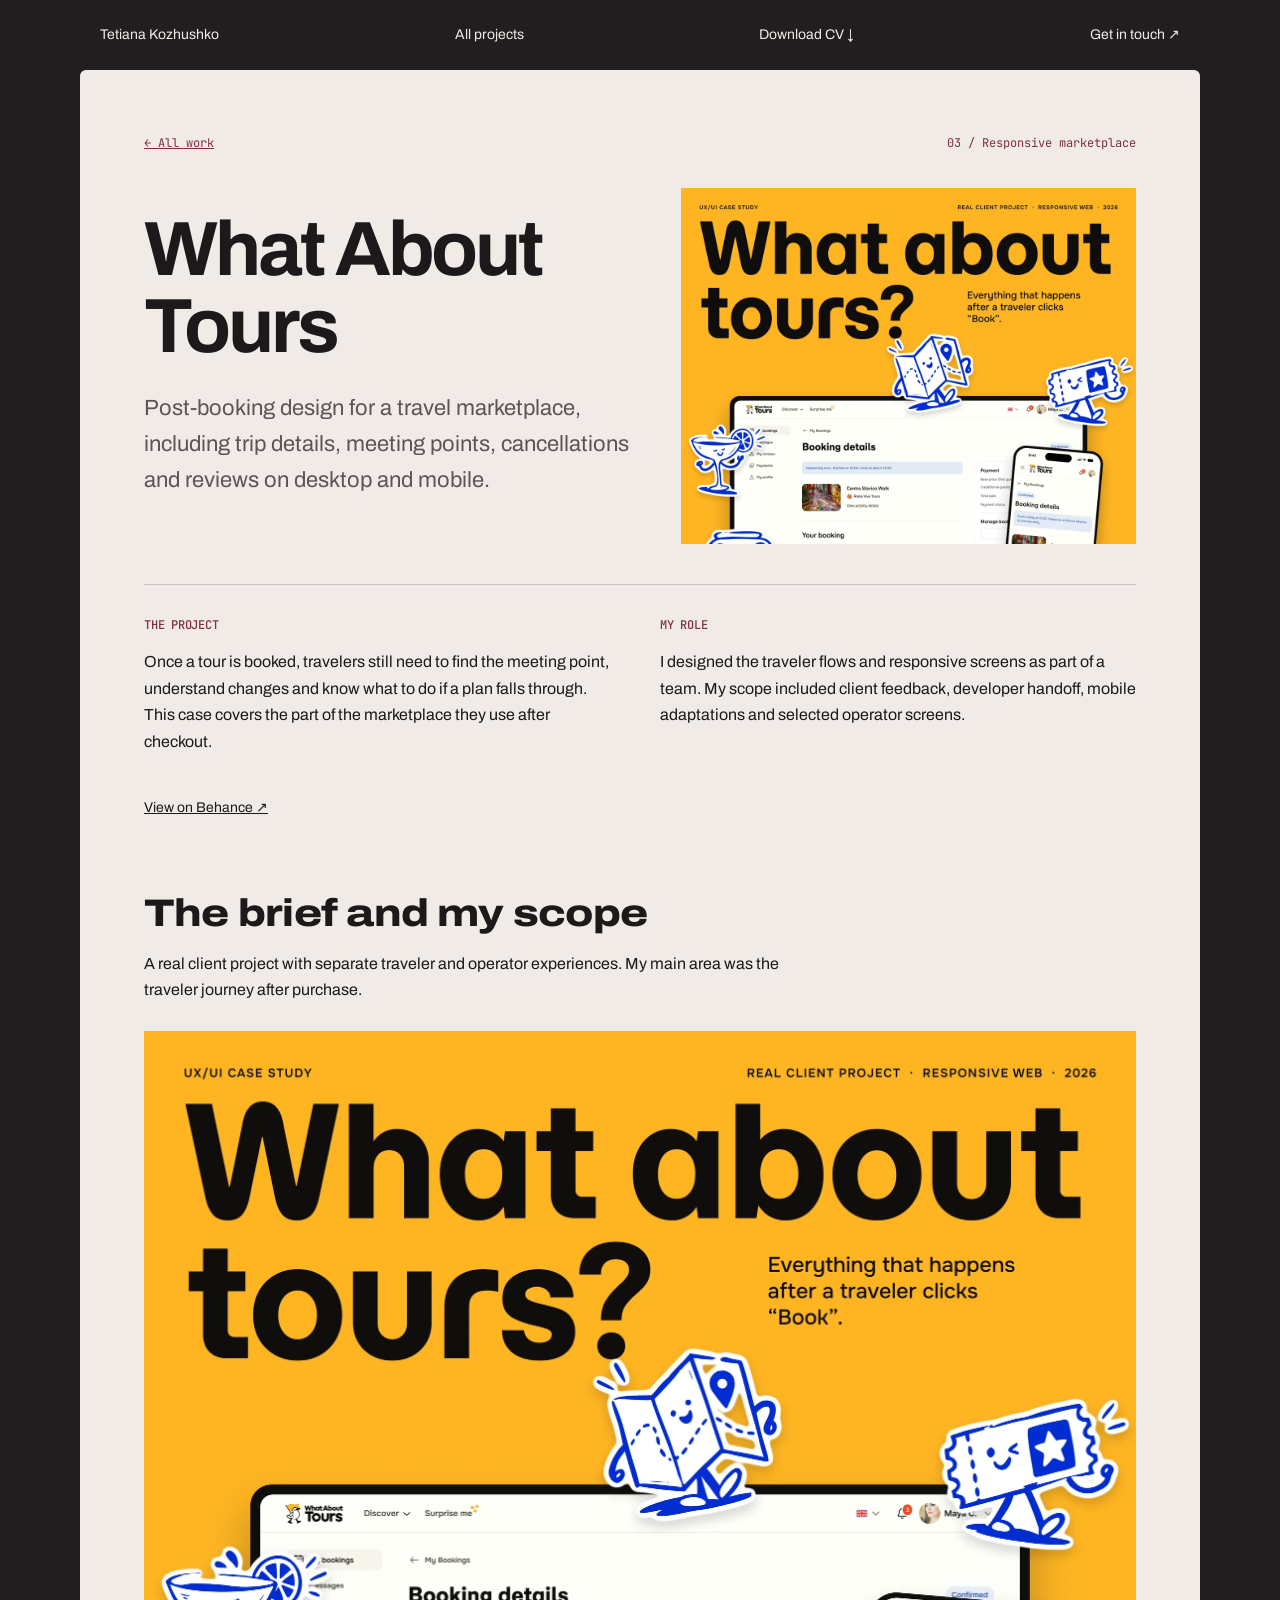
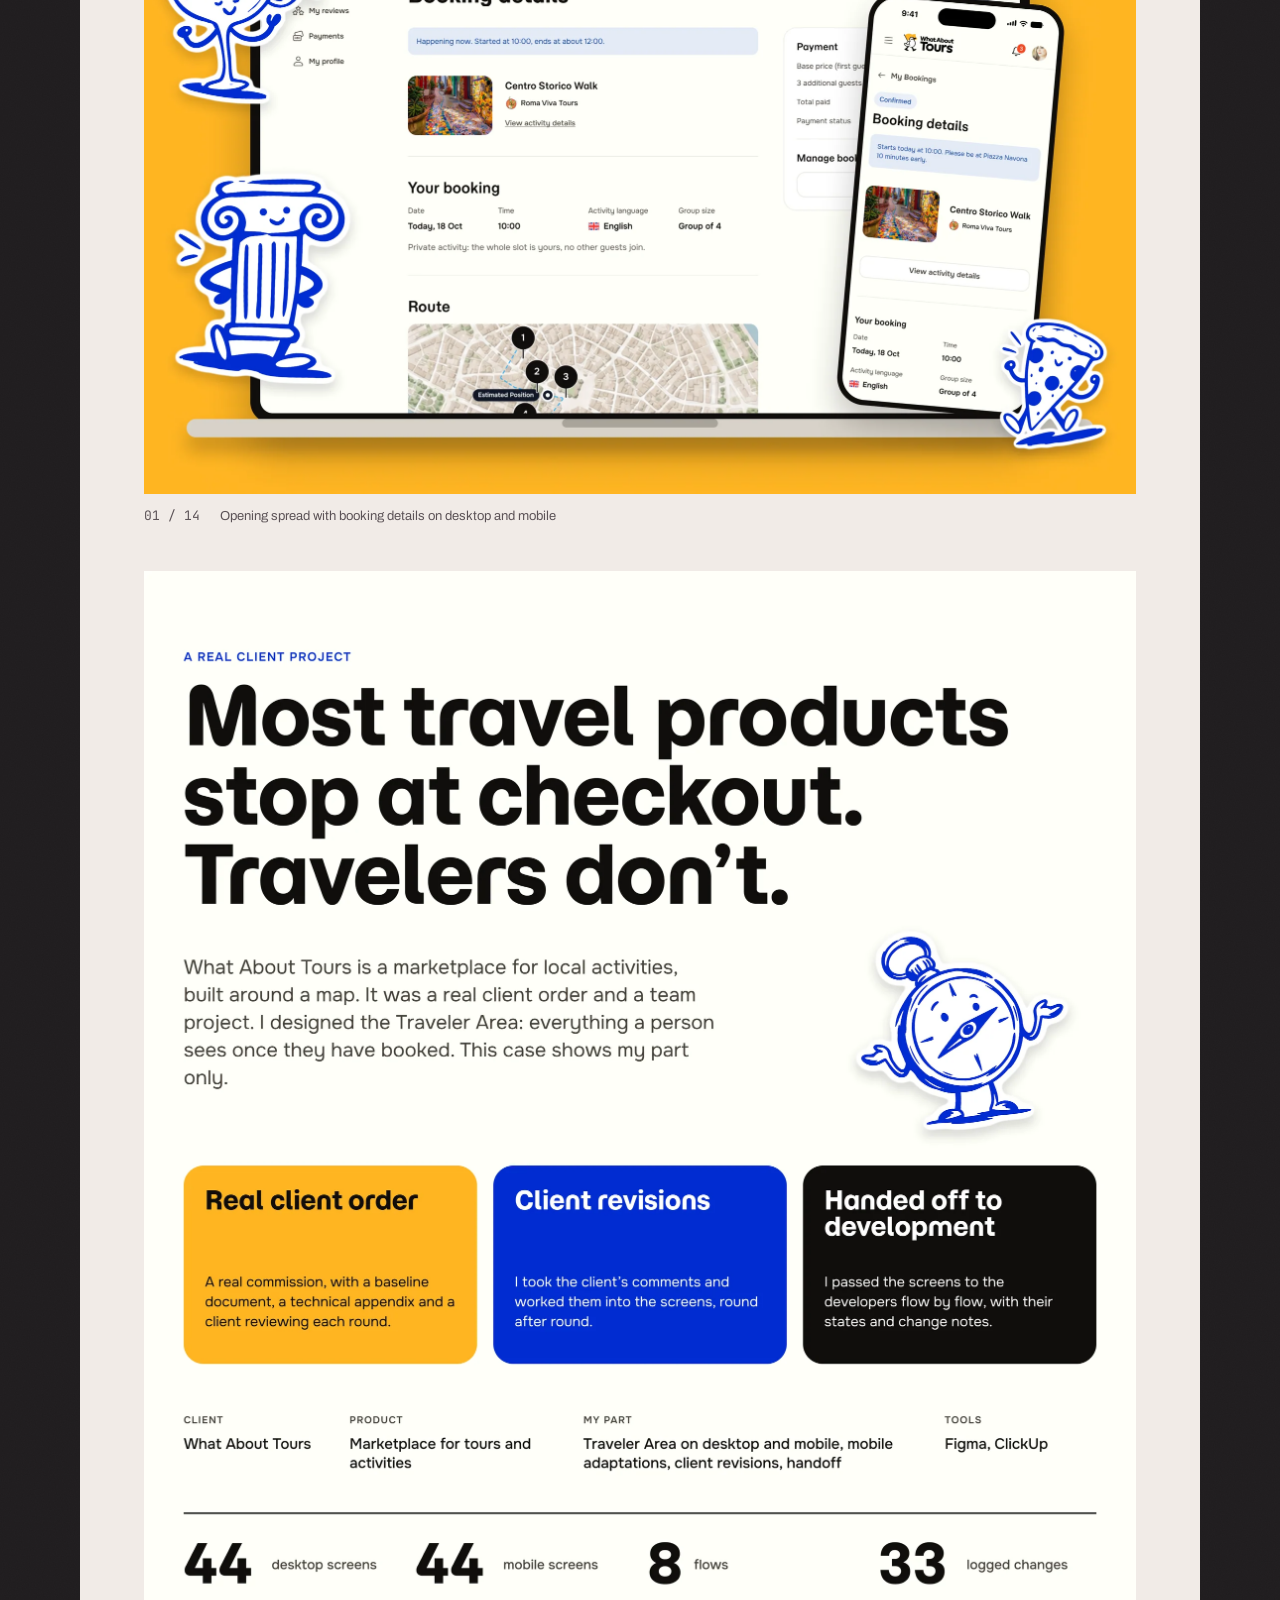
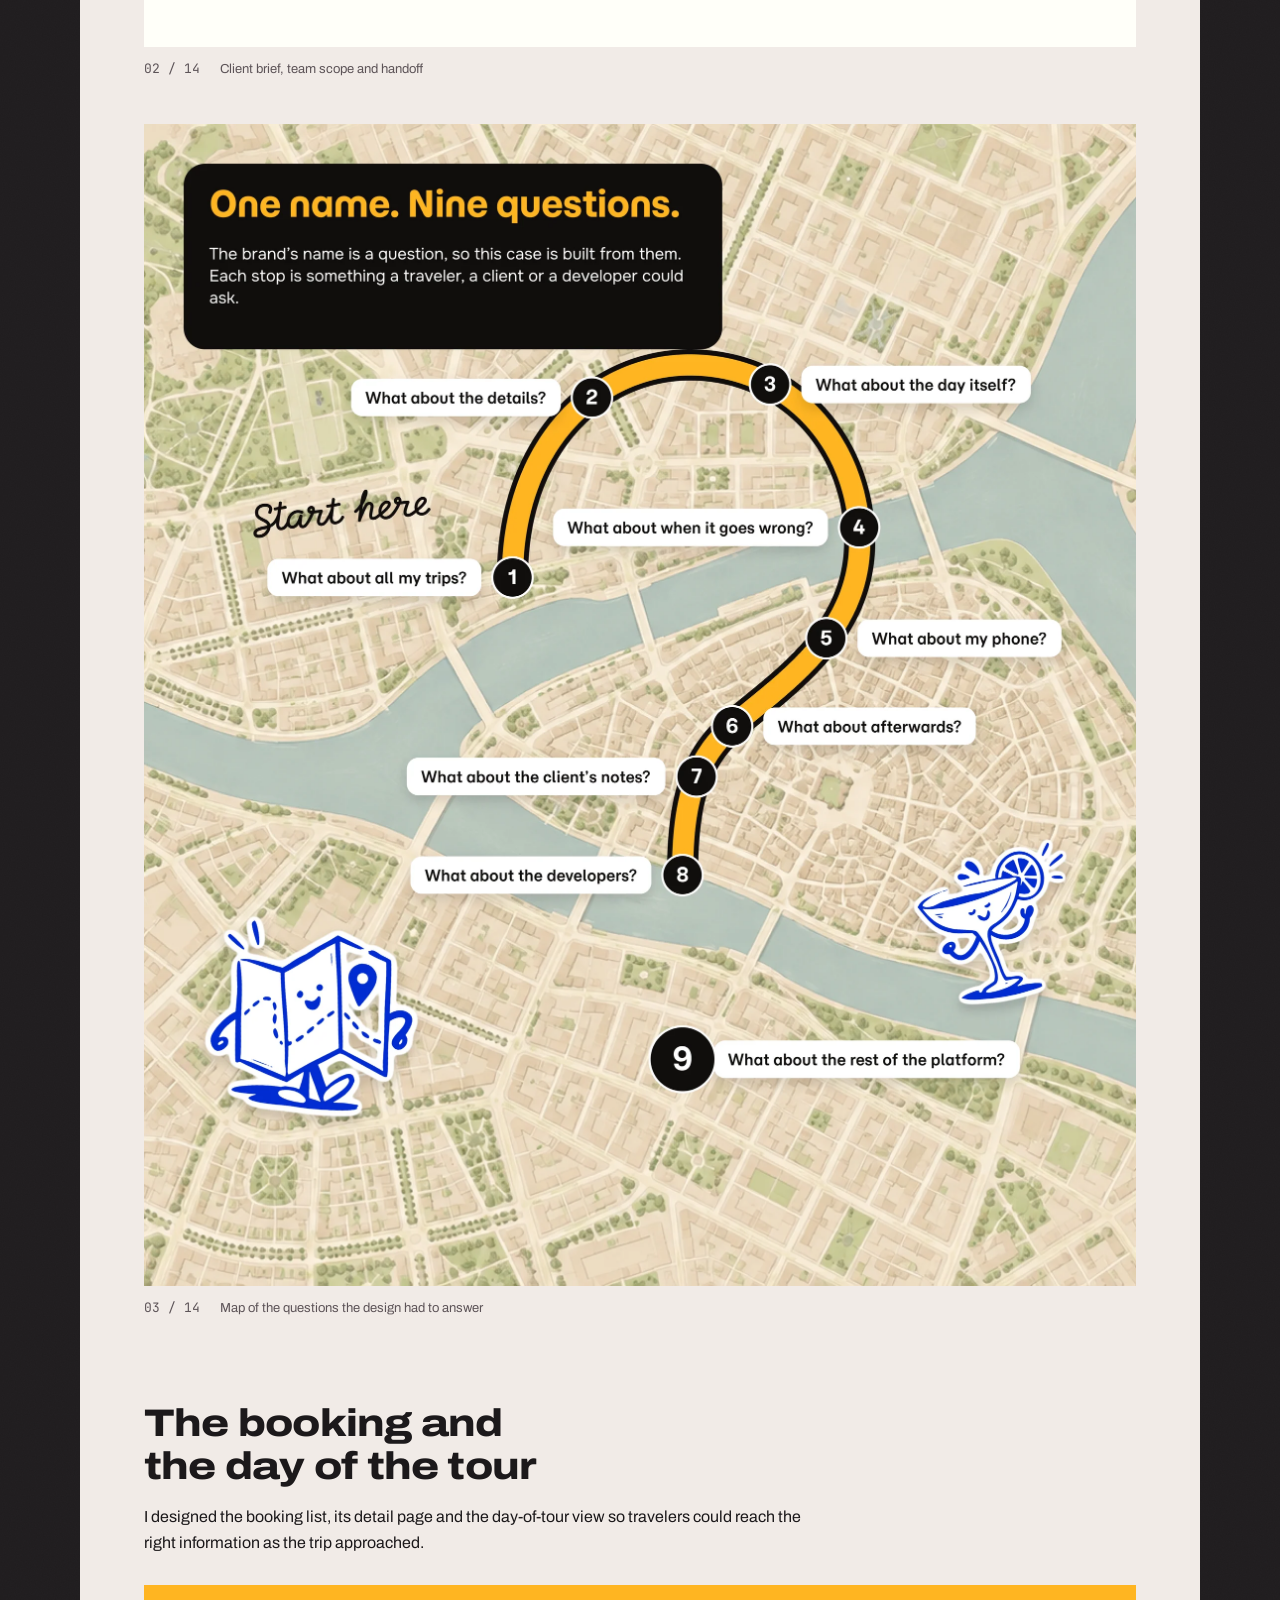
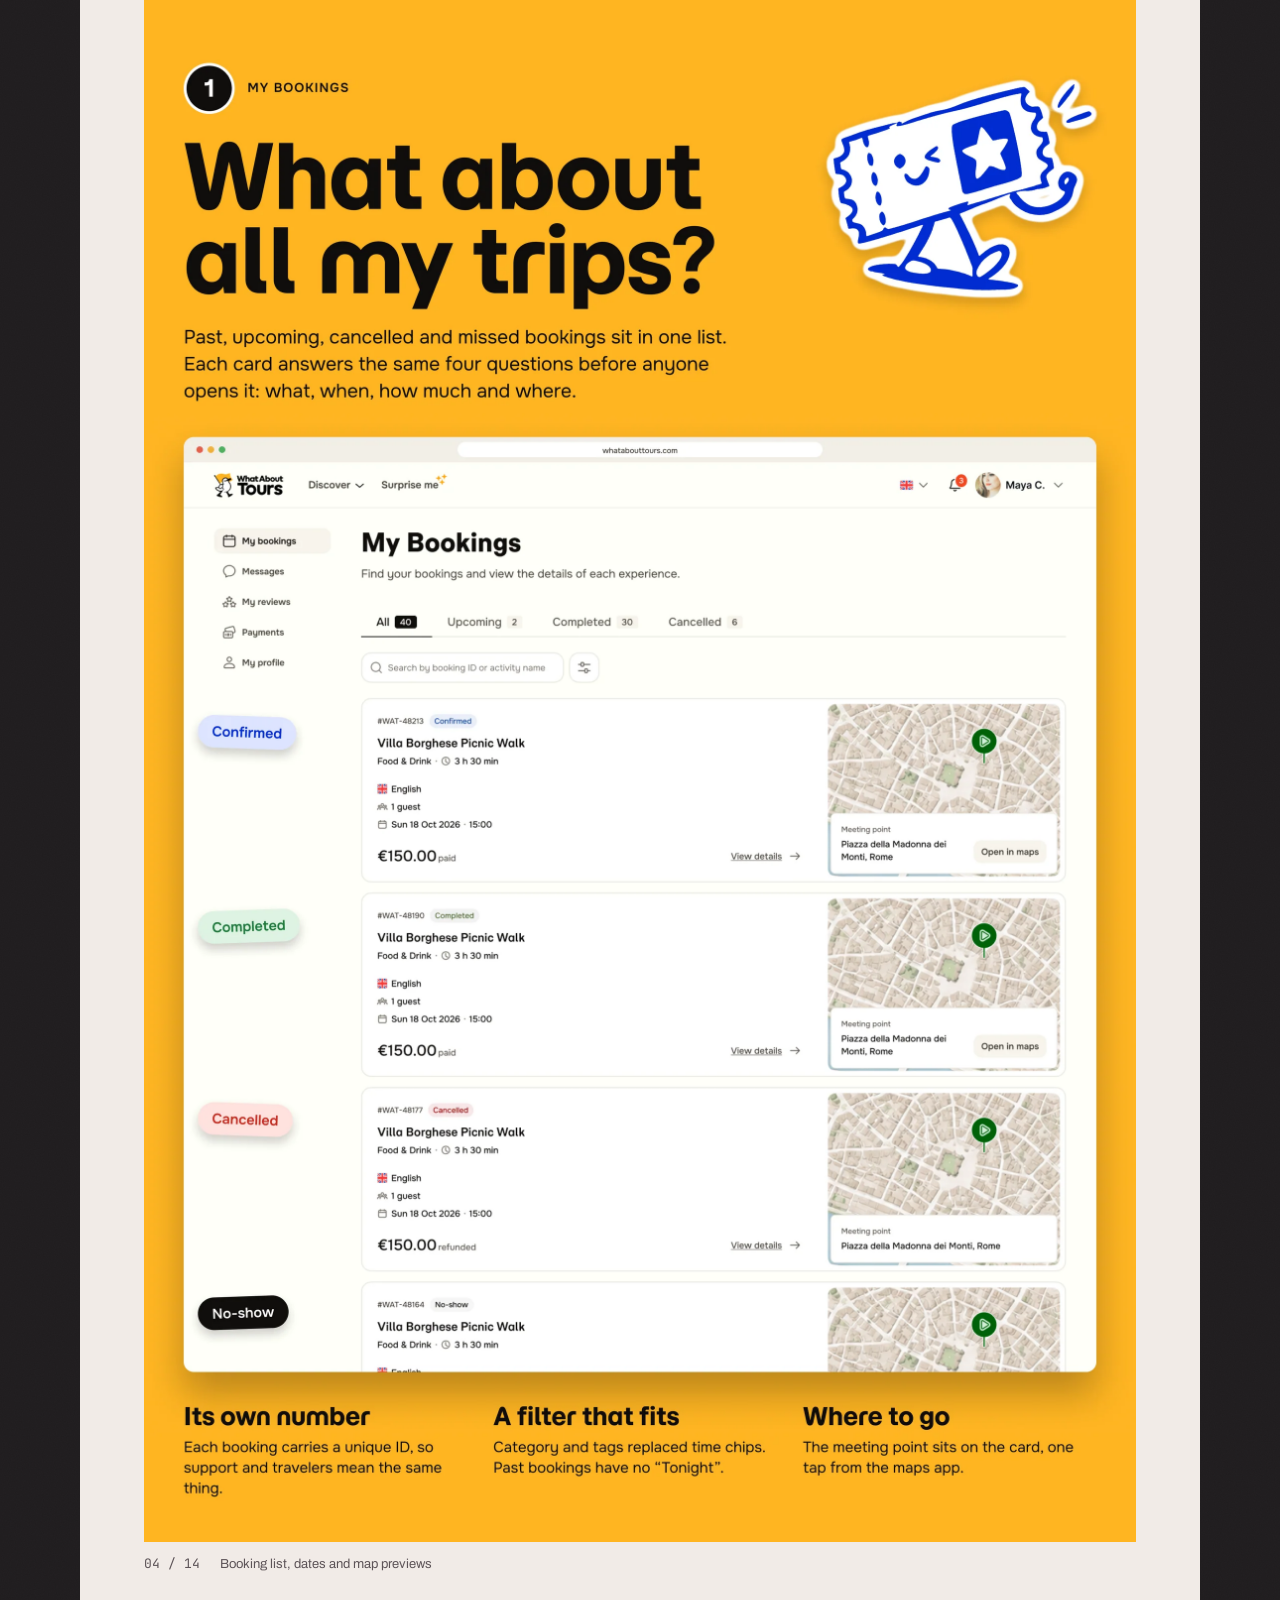
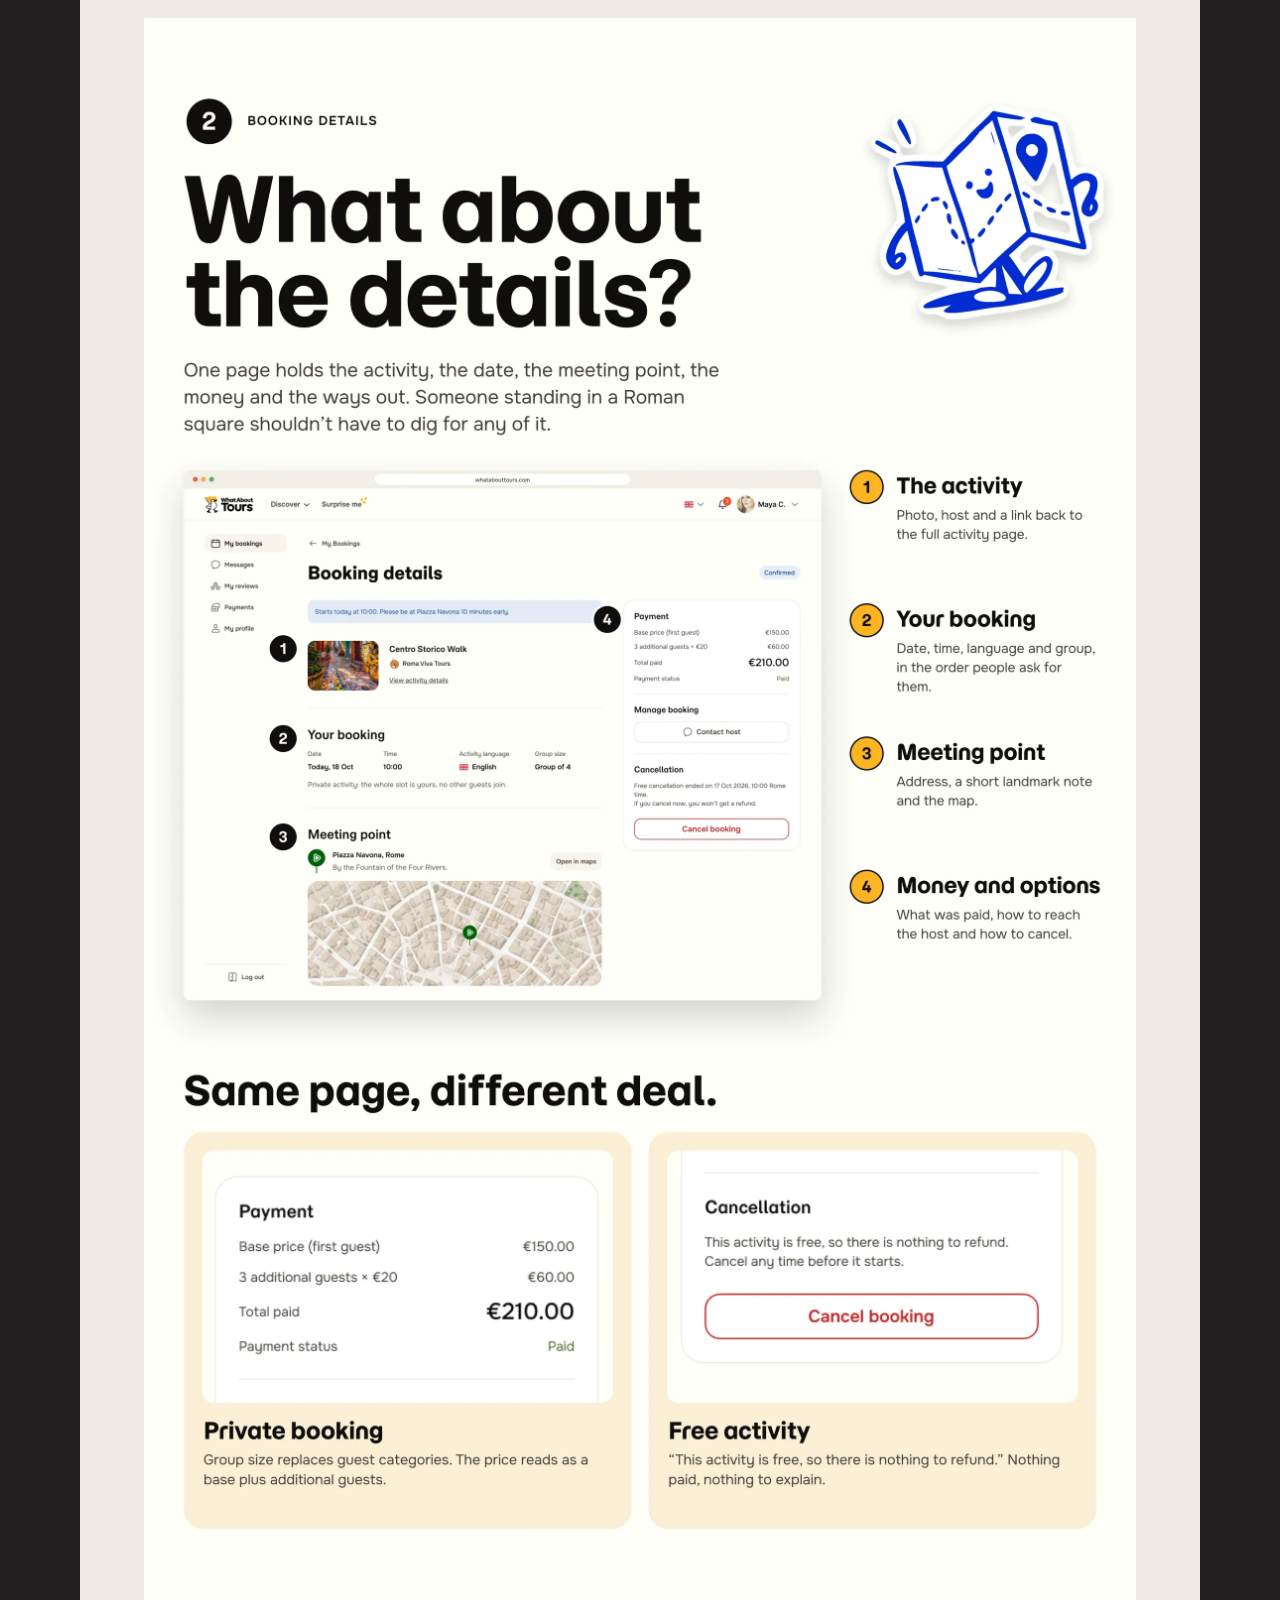
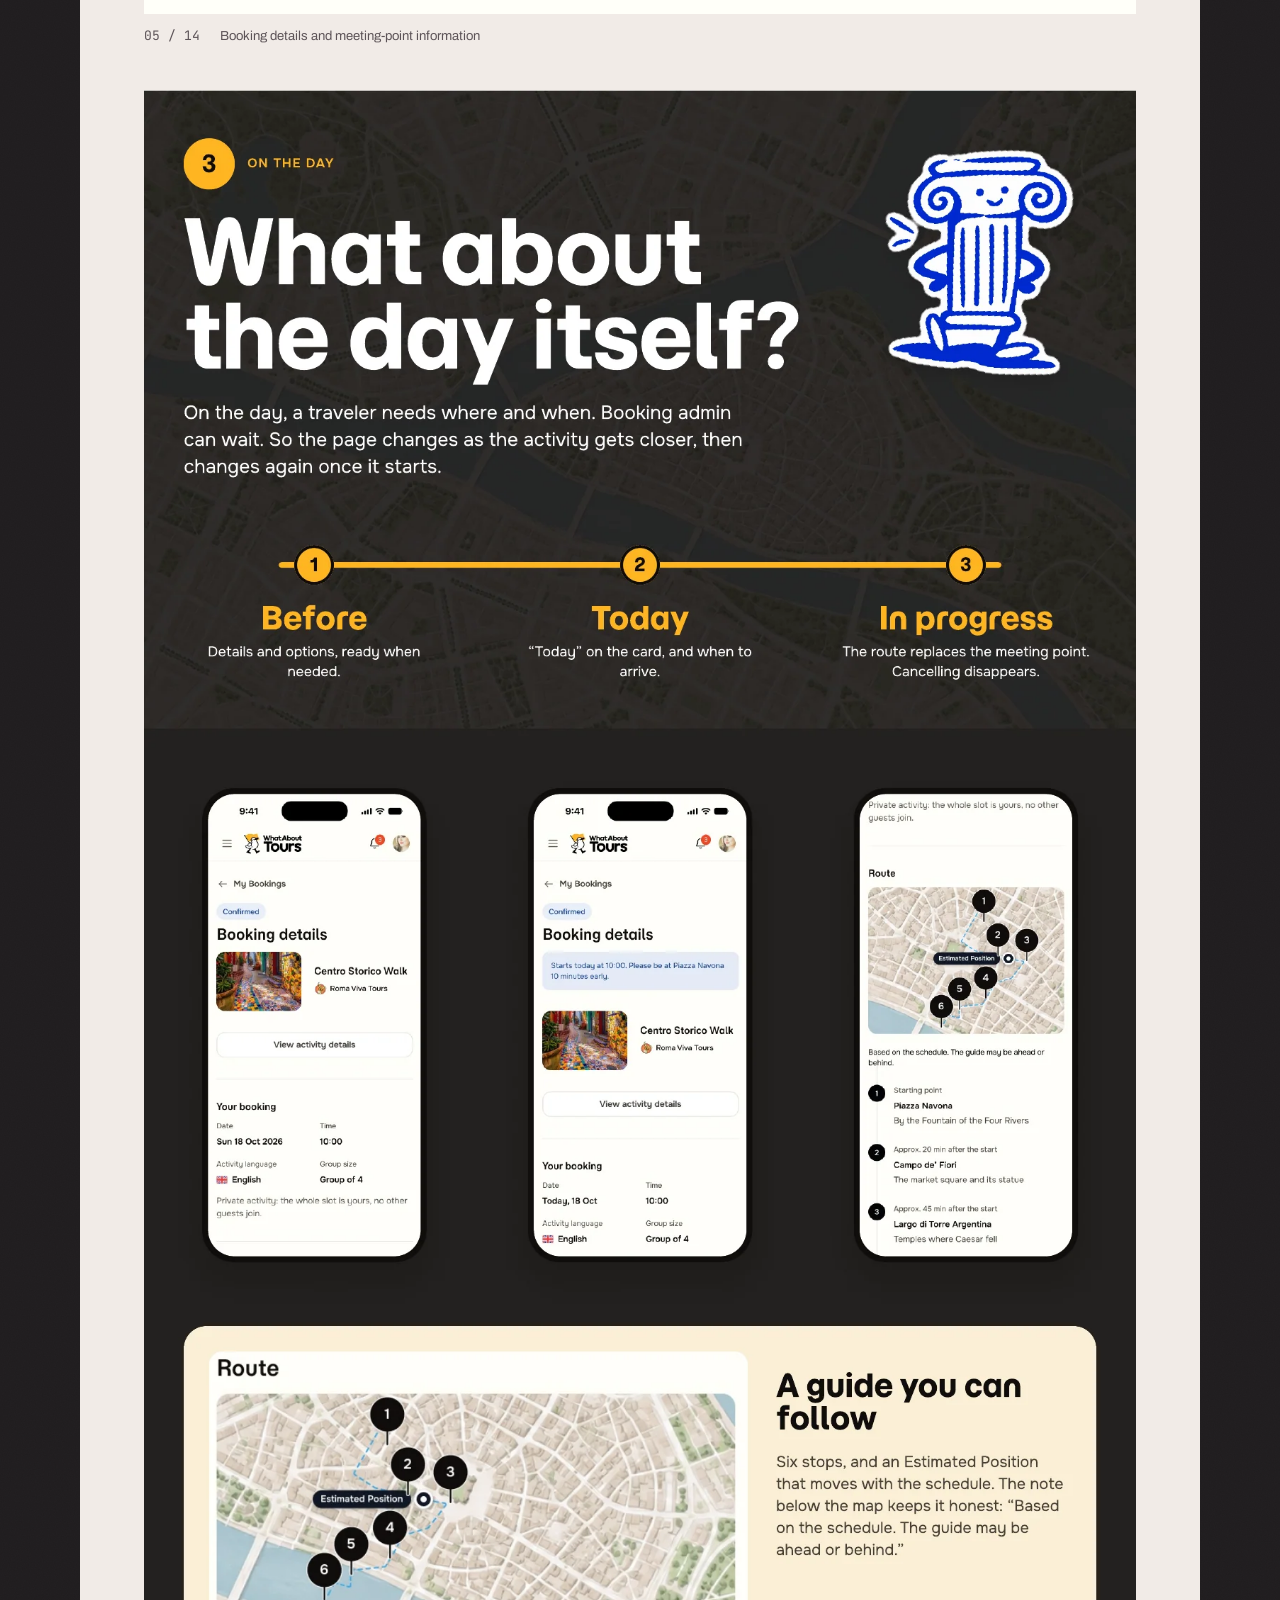
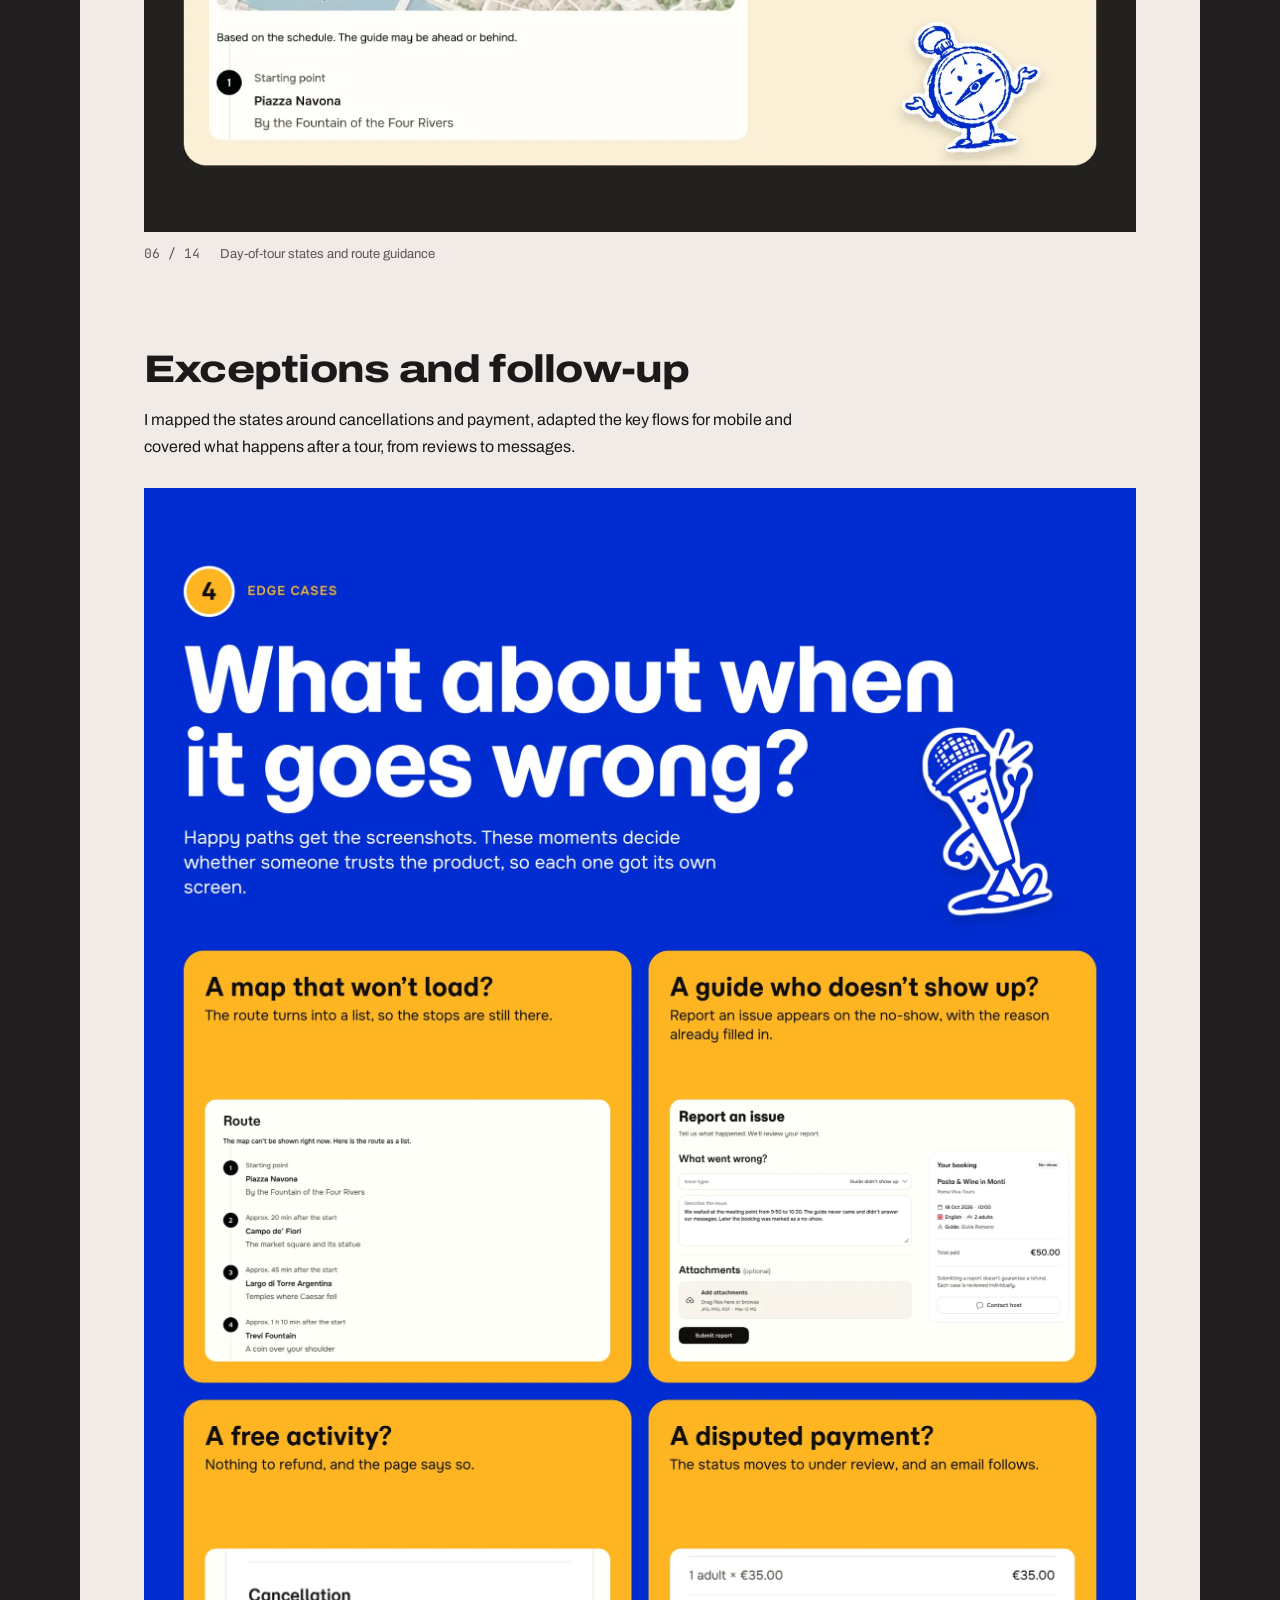
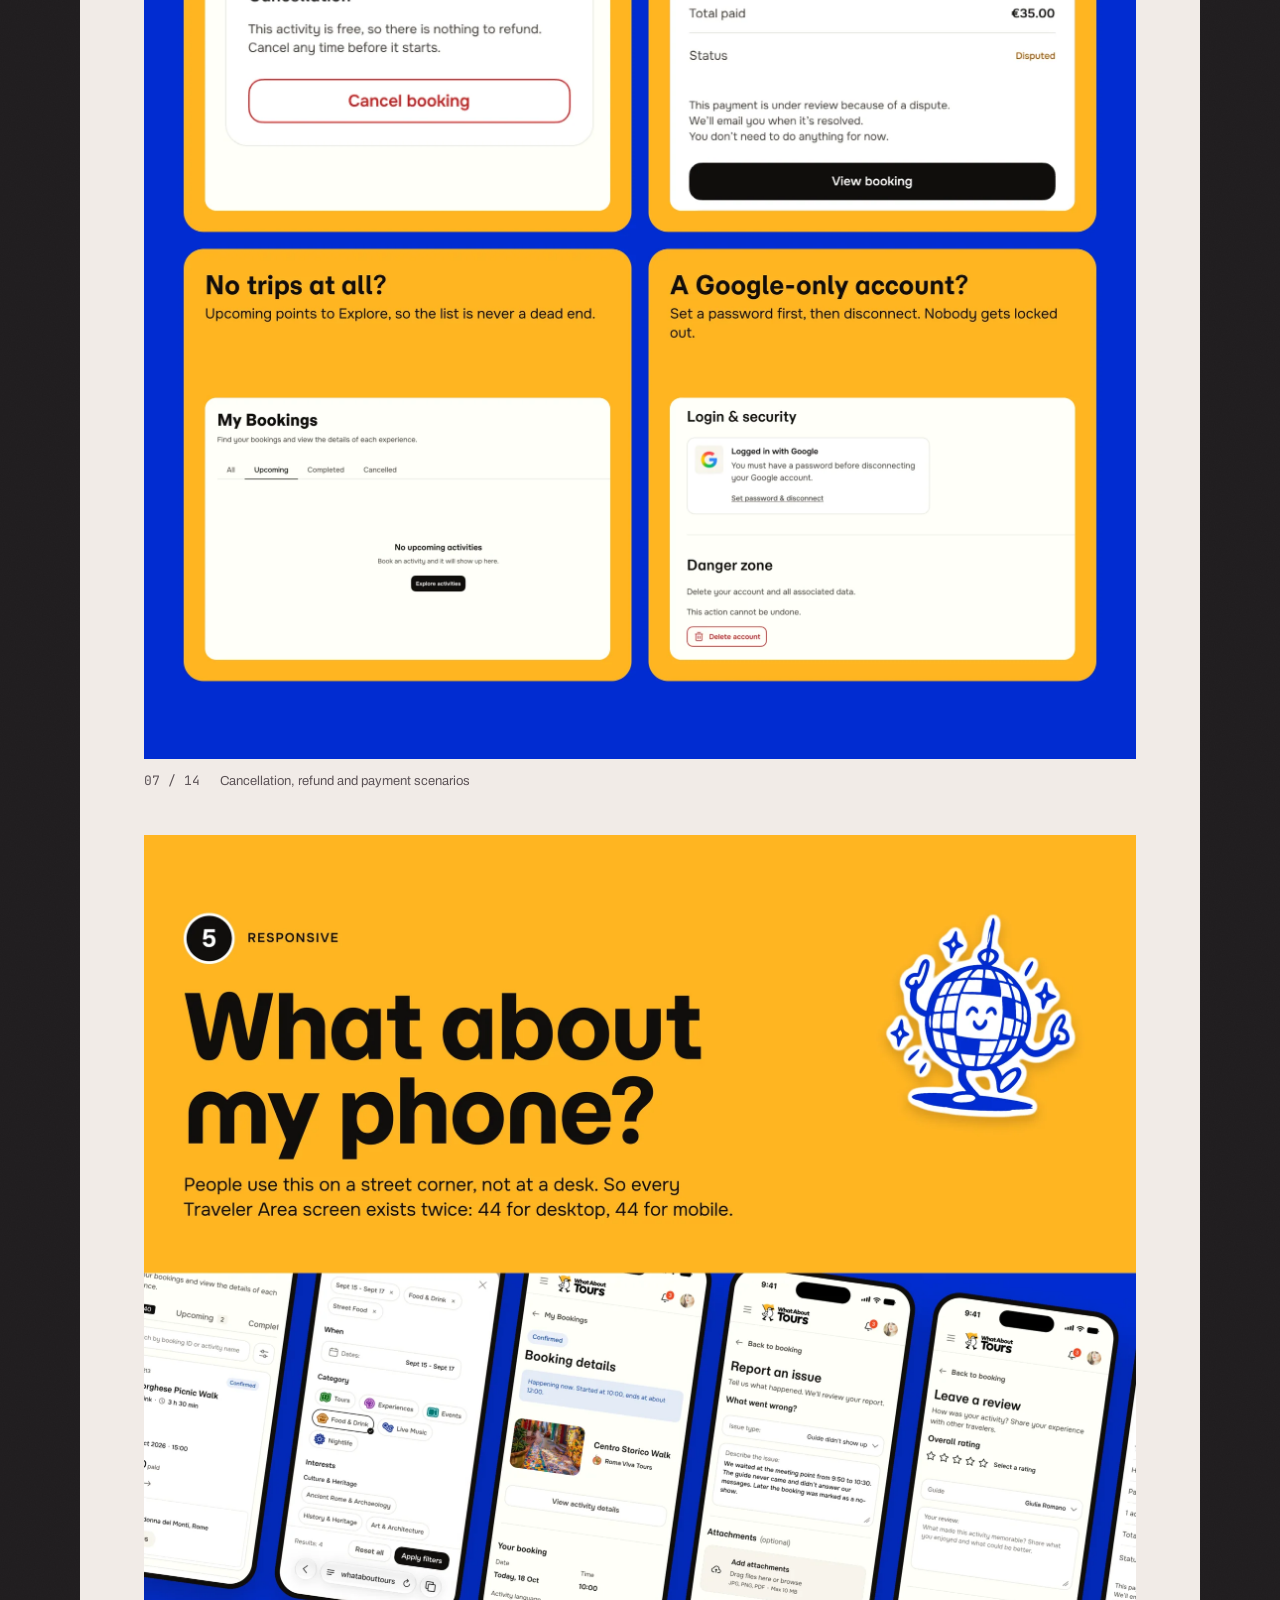
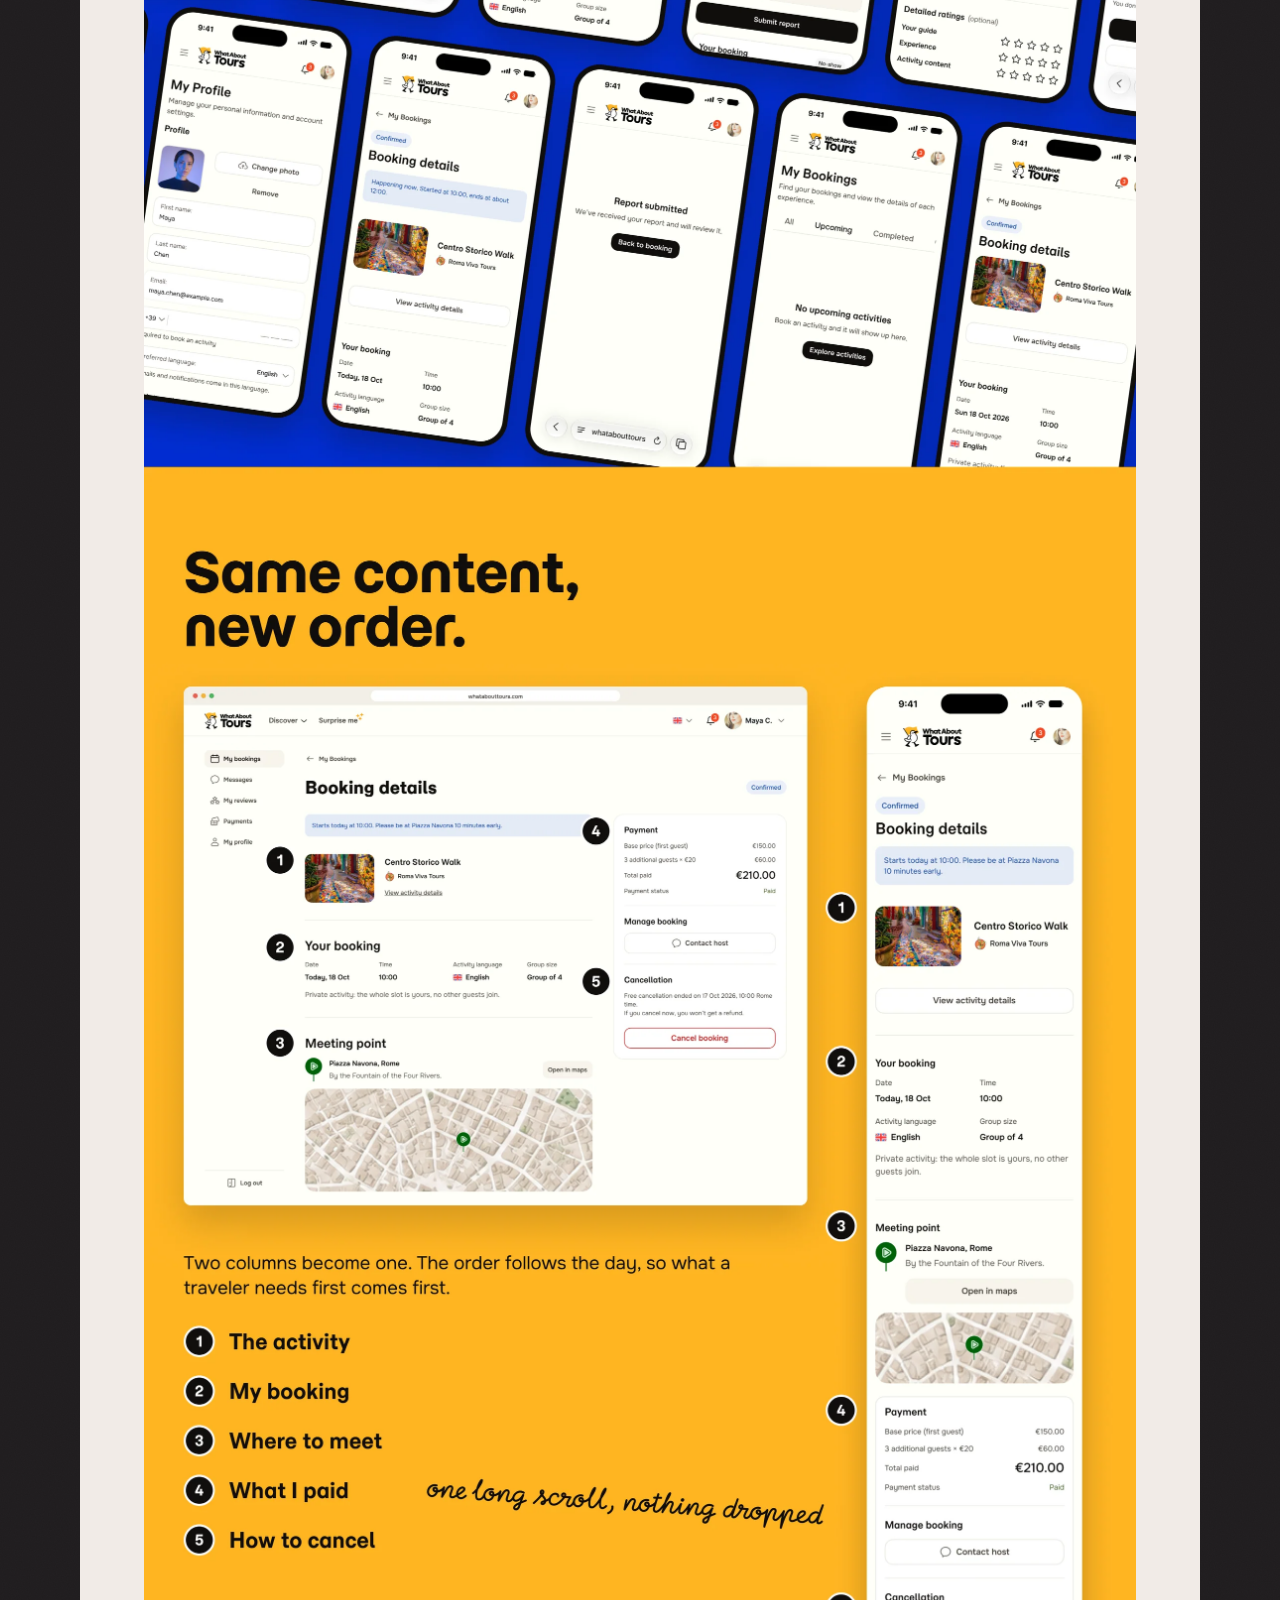
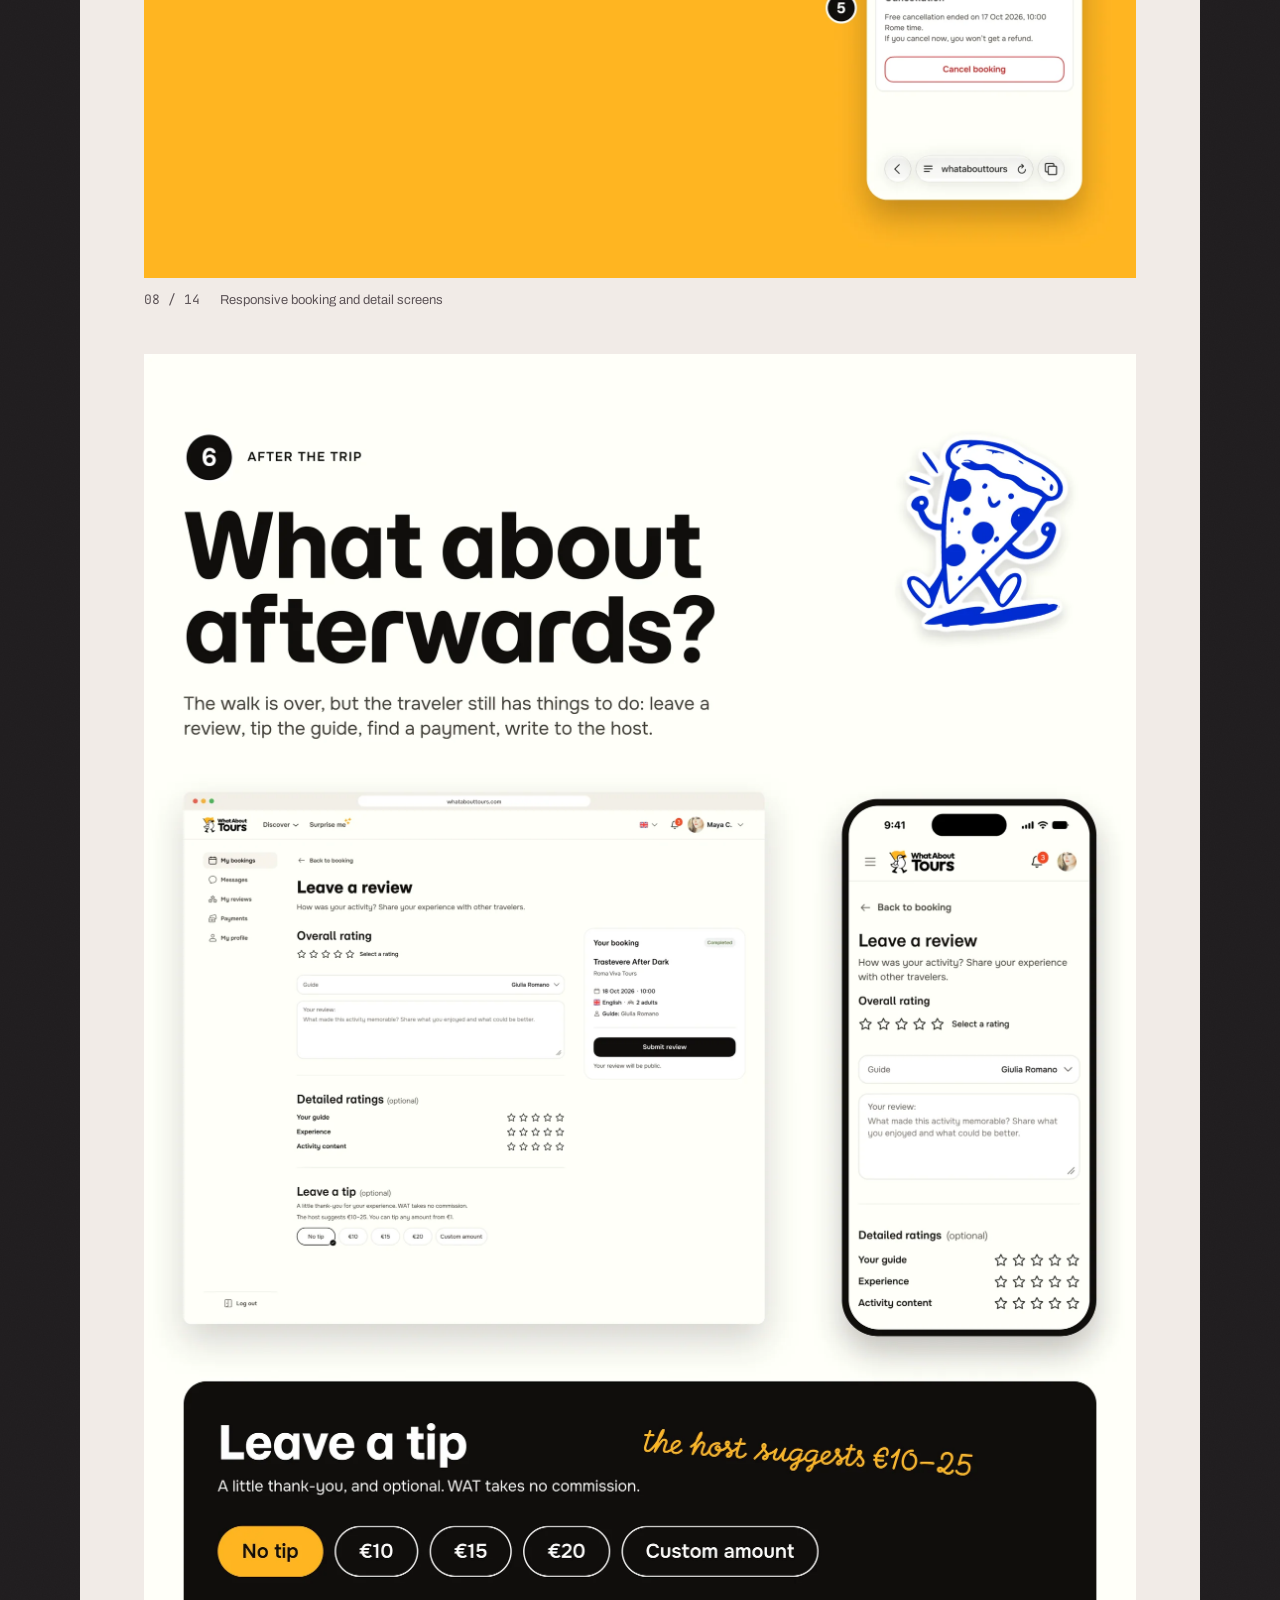
<file: work/whatabouttours/index.html>
<!doctype html><html lang="en"><head><meta charset="utf-8"><meta name="viewport" content="width=device-width,initial-scale=1"><title>What About Tours | Tetiana Kozhushko</title><meta name="description" content="Post-booking design for a travel marketplace, including trip details, meeting points, cancellations and reviews on desktop and mobile."><link rel="canonical" href="https://tetianakozhushko.github.io/work/whatabouttours/"><link rel="stylesheet" href="/portfolio.css"><link rel="stylesheet" href="/cases.css"><link href="https://fonts.googleapis.com/css2?family=Archivo:wght@400;500;600;700;800&family=JetBrains+Mono:wght@400;500&display=swap" rel="stylesheet"></head><body><nav class="case-nav" aria-label="Main navigation"><a href="/">Tetiana Kozhushko</a><a href="/#work">All projects</a><a href="/Tetiana-Kozhushko-CV.pdf" download>Download CV ↓</a><a href="mailto:tetianakozhushko12@gmail.com">Get in touch ↗</a></nav><main><article class="tk-case"><header class="tk-case-header"><div class="tk-case-kicker"><a href="/#work">← All work</a><span>03 / Responsive marketplace</span></div><div class="tk-case-lead"><div><h1>What About Tours</h1><p class="tk-case-deck">Post-booking design for a travel marketplace, including trip details, meeting points, cancellations and reviews on desktop and mobile.</p></div><img data-tk-case-hero src="/assets/cases/whatabouttours/behance-v1/hero.webp" width="1120" height="876" alt="What About Tours — case study cover" loading="eager" decoding="async" fetchpriority="high"></div><div class="tk-case-overview"><div><h2>The project</h2><p>Once a tour is booked, travelers still need to find the meeting point, understand changes and know what to do if a plan falls through. This case covers the part of the marketplace they use after checkout.</p></div><div><h2>My role</h2><p>I designed the traveler flows and responsive screens as part of a team. My scope included client feedback, developer handoff, mobile adaptations and selected operator screens.</p></div></div><a class="tk-case-link" href="https://www.behance.net/gallery/258265465/What-About-Tours-Travel-Platform-UXUI-Case-Study" target="_blank" rel="noopener">View on Behance ↗</a></header><section class="tk-case-chapter"><div class="tk-case-chapter-intro"><h2>The brief and my scope</h2><p>A real client project with separate traveler and operator experiences. My main area was the traveler journey after purchase.</p></div><figure class="tk-case-figure"><a href="/assets/cases/whatabouttours/behance-v1/01.webp" target="_blank" rel="noopener" aria-label="Open full-size image: Opening spread with booking details on desktop and mobile"><img src="/assets/cases/whatabouttours/behance-v1/01.webp" srcset="/assets/cases/whatabouttours/behance-v1/01-small.webp 760w, /assets/cases/whatabouttours/behance-v1/01.webp 2000w" sizes="(max-width: 860px) 94vw, 1040px" width="2000" height="2143" alt="Opening spread with booking details on desktop and mobile" loading="lazy" decoding="async" fetchpriority="auto"></a><figcaption><span>01 / 14</span>Opening spread with booking details on desktop and mobile</figcaption></figure><figure class="tk-case-figure"><a href="/assets/cases/whatabouttours/behance-v1/02.webp" target="_blank" rel="noopener" aria-label="Open full-size image: Client brief, team scope and handoff"><img src="/assets/cases/whatabouttours/behance-v1/02.webp" srcset="/assets/cases/whatabouttours/behance-v1/02-small.webp 760w, /assets/cases/whatabouttours/behance-v1/02.webp 2000w" sizes="(max-width: 860px) 94vw, 1040px" width="2000" height="2171" alt="Client brief, team scope and handoff" loading="lazy" decoding="async" fetchpriority="auto"></a><figcaption><span>02 / 14</span>Client brief, team scope and handoff</figcaption></figure><figure class="tk-case-figure"><a href="/assets/cases/whatabouttours/behance-v1/03.webp" target="_blank" rel="noopener" aria-label="Open full-size image: Map of the questions the design had to answer"><img src="/assets/cases/whatabouttours/behance-v1/03.webp" srcset="/assets/cases/whatabouttours/behance-v1/03-small.webp 760w, /assets/cases/whatabouttours/behance-v1/03.webp 2000w" sizes="(max-width: 860px) 94vw, 1040px" width="2000" height="2343" alt="Map of the questions the design had to answer" loading="lazy" decoding="async" fetchpriority="auto"></a><figcaption><span>03 / 14</span>Map of the questions the design had to answer</figcaption></figure></section><section class="tk-case-chapter"><div class="tk-case-chapter-intro"><h2>The booking and the day of the tour</h2><p>I designed the booking list, its detail page and the day-of-tour view so travelers could reach the right information as the trip approached.</p></div><figure class="tk-case-figure"><a href="/assets/cases/whatabouttours/behance-v1/04.webp" target="_blank" rel="noopener" aria-label="Open full-size image: Booking list, dates and map previews"><img src="/assets/cases/whatabouttours/behance-v1/04.webp" srcset="/assets/cases/whatabouttours/behance-v1/04-small.webp 760w, /assets/cases/whatabouttours/behance-v1/04.webp 2000w" sizes="(max-width: 860px) 94vw, 1040px" width="2000" height="3140" alt="Booking list, dates and map previews" loading="lazy" decoding="async" fetchpriority="auto"></a><figcaption><span>04 / 14</span>Booking list, dates and map previews</figcaption></figure><figure class="tk-case-figure"><a href="/assets/cases/whatabouttours/behance-v1/05.webp" target="_blank" rel="noopener" aria-label="Open full-size image: Booking details and meeting-point information"><img src="/assets/cases/whatabouttours/behance-v1/05.webp" srcset="/assets/cases/whatabouttours/behance-v1/05-small.webp 760w, /assets/cases/whatabouttours/behance-v1/05.webp 2000w" sizes="(max-width: 860px) 94vw, 1040px" width="2000" height="3218" alt="Booking details and meeting-point information" loading="lazy" decoding="async" fetchpriority="auto"></a><figcaption><span>05 / 14</span>Booking details and meeting-point information</figcaption></figure><figure class="tk-case-figure"><a href="/assets/cases/whatabouttours/behance-v1/06.webp" target="_blank" rel="noopener" aria-label="Open full-size image: Day-of-tour states and route guidance"><img src="/assets/cases/whatabouttours/behance-v1/06.webp" srcset="/assets/cases/whatabouttours/behance-v1/06-small.webp 760w, /assets/cases/whatabouttours/behance-v1/06.webp 1400w" sizes="(max-width: 860px) 94vw, 1040px" width="1400" height="2458" alt="Day-of-tour states and route guidance" loading="lazy" decoding="async" fetchpriority="auto"></a><figcaption><span>06 / 14</span>Day-of-tour states and route guidance</figcaption></figure></section><section class="tk-case-chapter"><div class="tk-case-chapter-intro"><h2>Exceptions and follow-up</h2><p>I mapped the states around cancellations and payment, adapted the key flows for mobile and covered what happens after a tour, from reviews to messages.</p></div><figure class="tk-case-figure"><a href="/assets/cases/whatabouttours/behance-v1/07.webp" target="_blank" rel="noopener" aria-label="Open full-size image: Cancellation, refund and payment scenarios"><img src="/assets/cases/whatabouttours/behance-v1/07.webp" srcset="/assets/cases/whatabouttours/behance-v1/07-small.webp 760w, /assets/cases/whatabouttours/behance-v1/07.webp 2000w" sizes="(max-width: 860px) 94vw, 1040px" width="2000" height="3773" alt="Cancellation, refund and payment scenarios" loading="lazy" decoding="async" fetchpriority="auto"></a><figcaption><span>07 / 14</span>Cancellation, refund and payment scenarios</figcaption></figure><figure class="tk-case-figure"><a href="/assets/cases/whatabouttours/behance-v1/08.webp" target="_blank" rel="noopener" aria-label="Open full-size image: Responsive booking and detail screens"><img src="/assets/cases/whatabouttours/behance-v1/08.webp" srcset="/assets/cases/whatabouttours/behance-v1/08-small.webp 760w, /assets/cases/whatabouttours/behance-v1/08.webp 2000w" sizes="(max-width: 860px) 94vw, 1040px" width="2000" height="5327" alt="Responsive booking and detail screens" loading="lazy" decoding="async" fetchpriority="auto"></a><figcaption><span>08 / 14</span>Responsive booking and detail screens</figcaption></figure><figure class="tk-case-figure"><a href="/assets/cases/whatabouttours/behance-v1/09.webp" target="_blank" rel="noopener" aria-label="Open full-size image: Reviews, tips, messages and inbox"><img src="/assets/cases/whatabouttours/behance-v1/09.webp" srcset="/assets/cases/whatabouttours/behance-v1/09-small.webp 760w, /assets/cases/whatabouttours/behance-v1/09.webp 2000w" sizes="(max-width: 860px) 94vw, 1040px" width="2000" height="5303" alt="Reviews, tips, messages and inbox" loading="lazy" decoding="async" fetchpriority="auto"></a><figcaption><span>09 / 14</span>Reviews, tips, messages and inbox</figcaption></figure></section><section class="tk-case-chapter"><div class="tk-case-chapter-intro"><h2>Feedback and developer handoff</h2><p>The client’s notes and the annotated flows show how the screens were revised and prepared for development. The case also identifies the operator screens I contributed to.</p></div><figure class="tk-case-figure"><a href="/assets/cases/whatabouttours/behance-v1/10.webp" target="_blank" rel="noopener" aria-label="Open full-size image: Client feedback and change log"><img src="/assets/cases/whatabouttours/behance-v1/10.webp" srcset="/assets/cases/whatabouttours/behance-v1/10-small.webp 760w, /assets/cases/whatabouttours/behance-v1/10.webp 2000w" sizes="(max-width: 860px) 94vw, 1040px" width="2000" height="4463" alt="Client feedback and change log" loading="lazy" decoding="async" fetchpriority="auto"></a><figcaption><span>10 / 14</span>Client feedback and change log</figcaption></figure><figure class="tk-case-figure"><a href="/assets/cases/whatabouttours/behance-v1/11.webp" target="_blank" rel="noopener" aria-label="Open full-size image: Annotated developer handoff"><img src="/assets/cases/whatabouttours/behance-v1/11.webp" srcset="/assets/cases/whatabouttours/behance-v1/11-small.webp 760w, /assets/cases/whatabouttours/behance-v1/11.webp 2000w" sizes="(max-width: 860px) 94vw, 1040px" width="2000" height="2549" alt="Annotated developer handoff" loading="lazy" decoding="async" fetchpriority="auto"></a><figcaption><span>11 / 14</span>Annotated developer handoff</figcaption></figure><figure class="tk-case-figure"><a href="/assets/cases/whatabouttours/behance-v1/12.webp" target="_blank" rel="noopener" aria-label="Open full-size image: Mobile adaptations and selected operator interfaces"><img src="/assets/cases/whatabouttours/behance-v1/12.webp" srcset="/assets/cases/whatabouttours/behance-v1/12-small.webp 760w, /assets/cases/whatabouttours/behance-v1/12.webp 1400w" sizes="(max-width: 860px) 94vw, 1040px" width="1400" height="3074" alt="Mobile adaptations and selected operator interfaces" loading="lazy" decoding="async" fetchpriority="auto"></a><figcaption><span>12 / 14</span>Mobile adaptations and selected operator interfaces</figcaption></figure><figure class="tk-case-figure"><a href="/assets/cases/whatabouttours/behance-v1/13.webp" target="_blank" rel="noopener" aria-label="Open full-size image: Project typography, palette and existing brand illustrations"><img src="/assets/cases/whatabouttours/behance-v1/13.webp" srcset="/assets/cases/whatabouttours/behance-v1/13-small.webp 760w, /assets/cases/whatabouttours/behance-v1/13.webp 2000w" sizes="(max-width: 860px) 94vw, 1040px" width="2000" height="1600" alt="Project typography, palette and existing brand illustrations" loading="lazy" decoding="async" fetchpriority="auto"></a><figcaption><span>13 / 14</span>Project typography, palette and existing brand illustrations</figcaption></figure><figure class="tk-case-figure"><a href="/assets/cases/whatabouttours/behance-v1/14.webp" target="_blank" rel="noopener" aria-label="Open full-size image: Case closing and author contact"><img src="/assets/cases/whatabouttours/behance-v1/14.webp" srcset="/assets/cases/whatabouttours/behance-v1/14-small.webp 760w, /assets/cases/whatabouttours/behance-v1/14.webp 2000w" sizes="(max-width: 860px) 94vw, 1040px" width="2000" height="1806" alt="Case closing and author contact" loading="lazy" decoding="async" fetchpriority="auto"></a><figcaption><span>14 / 14</span>Case closing and author contact</figcaption></figure></section><div class="tk-case-end"><a href="/#work">← All work</a><a href="https://www.behance.net/gallery/258265465/What-About-Tours-Travel-Platform-UXUI-Case-Study" target="_blank" rel="noopener">View on Behance ↗</a></div></article><a class="next-case" style="max-width:1120px;margin:24px auto" href="/work/kyiv-events/"><small>NEXT PROJECT</small><strong>Kyiv Events ↗</strong></a></main><footer class="case-footer"><span>© 2026 Tetiana Kozhushko</span><a href="mailto:tetianakozhushko12@gmail.com">Let's work together ↗</a></footer></body></html>
</file>
<file: portfolio.css>
/* Layout: a design file left on a desk. One paper sheet with folder tabs, a chrome signature,
   polaroid prints of the cases, Figma's own vernacular (selection blue, cursors, version history,
   components) as the structure. Single deliberate look in both themes. */
:root{
  color-scheme: dark;
  --desk:#232022;        /* warm charcoal desk */
  --desk-2:#2c2729;
  --paper:#f1ebe7;       /* rose-tinted paper */
  --paper-2:#e7ddd8;
  --ink:#1c191b;
  --ink-soft:#5d5458;
  --rose:#d8a6b0;        /* dusty rose */
  --rose-soft:#ecd3d8;
  --wine:#7e2f40;        /* deep accent for headings on paper */
  --figma:#0d99ff;       /* Figma selection blue */
  --live:#2fbf71;
  --tape:rgba(236,211,216,.72);

  --f-script:"Pinyon Script","Snell Roundhand","Brush Script MT",cursive;
  --f-display:"Archivo","Helvetica Neue",Arial,sans-serif;
  --f-body:"Archivo","Helvetica Neue",Arial,sans-serif;
  --f-mono:"JetBrains Mono",ui-monospace,Menlo,monospace;
  --f-hand:"Caveat","Bradley Hand","Segoe Print",cursive;

  --s1:4px;--s2:8px;--s3:12px;--s4:16px;--s5:24px;--s6:32px;--s7:48px;--s8:72px;--s9:112px;
  --grain:url("data:image/svg+xml;utf8,<svg xmlns='http://www.w3.org/2000/svg' width='220' height='220'><filter id='n'><feTurbulence type='fractalNoise' baseFrequency='.85' numOctaves='3' stitchTiles='stitch'/><feColorMatrix values='0 0 0 0 0  0 0 0 0 0  0 0 0 0 0  0 0 0 .11 0'/></filter><rect width='100%' height='100%' filter='url(%23n)'/></svg>");
}
*{box-sizing:border-box}
html{scroll-behavior:smooth}
body{
  background:var(--desk) var(--grain);
  color:var(--ink);
  font-family:var(--f-body);
  font-size:16px;line-height:1.55;
  padding-left:max(16px,env(safe-area-inset-left,0px));
  padding-right:max(16px,env(safe-area-inset-right,0px));
  padding-block:0 var(--s8);
  -webkit-font-smoothing:antialiased;
}
a{color:inherit}
img{height:auto}
:focus-visible{outline:2px solid var(--figma);outline-offset:3px;border-radius:2px}
.mono{font-family:var(--f-mono);font-size:11.5px;letter-spacing:.04em;text-transform:uppercase}

/* ───────── top bar (on the desk) ───────── */
.bar{
  max-width:1200px;margin:0 auto;display:flex;align-items:center;justify-content:space-between;gap:var(--s4);
  padding-block:var(--s5) var(--s4);color:#cfc5c8;flex-wrap:wrap;
}
.bar .mono{color:#a99ea2}
.status{display:inline-flex;align-items:center;gap:var(--s2);color:#efe6e9}
.dot{width:8px;height:8px;border-radius:50%;background:var(--live);box-shadow:0 0 0 0 rgba(47,191,113,.6);animation:ping 2.2s infinite}
@keyframes ping{0%{box-shadow:0 0 0 0 rgba(47,191,113,.55)}70%{box-shadow:0 0 0 9px rgba(47,191,113,0)}100%{box-shadow:0 0 0 0 rgba(47,191,113,0)}}
.inspect-toggle{
  display:inline-flex;align-items:center;gap:var(--s2);cursor:pointer;
  background:#151314;border:1px solid #3d3639;color:#efe6e9;border-radius:999px;padding:6px 12px 6px 6px;
  font:500 11.5px/1 var(--f-mono);letter-spacing:.04em;text-transform:uppercase;
}
.inspect-toggle .sw{width:30px;height:18px;border-radius:999px;background:#3d3639;position:relative;transition:background .2s}
.inspect-toggle .sw::after{content:"";position:absolute;top:2px;left:2px;width:14px;height:14px;border-radius:50%;background:#efe6e9;transition:transform .2s}
.inspect-toggle[aria-pressed="true"] .sw{background:var(--figma)}
.inspect-toggle[aria-pressed="true"] .sw::after{transform:translateX(12px)}
.inspect-toggle kbd{font:inherit;color:#8d8286}

/* ───────── the sheet ───────── */
.sheet{
  position:relative;max-width:1200px;margin:0 auto;
  background:var(--paper) var(--grain);
  border-radius:4px 4px 6px 6px;
  box-shadow:0 1px 0 rgba(255,255,255,.4) inset, 0 30px 60px -20px rgba(0,0,0,.55), 0 8px 18px rgba(0,0,0,.25);
}
.tabs{
  position:relative;max-width:1200px;margin:0 auto;display:flex;gap:6px;padding-left:var(--s5);
  overflow-x:auto;overflow-y:hidden;scrollbar-width:none;padding-top:8px;margin-top:-8px;
}
.tabs::-webkit-scrollbar{display:none}
.tabs a{
  flex:0 0 auto;text-decoration:none;
  font:600 13px/1 var(--f-display);font-stretch:112%;letter-spacing:.06em;text-transform:uppercase;
  color:#7a6e72;background:var(--paper-2) var(--grain);
  padding:14px 22px 12px;border-radius:12px 12px 0 0;
  box-shadow:0 -4px 10px -6px rgba(0,0,0,.35) inset;
  transition:color .2s,transform .2s;
}
.tabs a:hover{color:var(--ink);transform:translateY(-2px)}
.tabs a.on{background:var(--paper) var(--grain);color:var(--ink);box-shadow:none}

.section{padding:var(--s8) clamp(20px,5vw,64px);position:relative}
.section + .section{border-top:1px dashed #cdbfc3}
.eyebrow{display:flex;align-items:baseline;gap:var(--s3);color:var(--ink-soft);margin-bottom:var(--s5)}
.eyebrow b{color:var(--wine);font-weight:500}
h2{
  font:800 clamp(34px,5.2vw,64px)/.95 var(--f-display);font-stretch:118%;letter-spacing:-.02em;
  margin:0 0 var(--s6);text-wrap:balance;text-transform:lowercase;
}
h2 em{font-family:var(--f-script);font-style:normal;font-weight:400;font-stretch:100%;text-transform:none;letter-spacing:0;color:var(--wine);font-size:1.22em;padding-right:.08em;line-height:.8}

/* ───────── hero ───────── */
.hero{padding-top:var(--s7);padding-bottom:var(--s8);overflow:hidden;border-radius:0 4px 0 0}
.hero-meta{display:flex;justify-content:space-between;gap:var(--s4);flex-wrap:wrap;color:var(--ink-soft)}
.hero-grid{display:grid;grid-template-columns:minmax(0,1fr) 300px;gap:var(--s7);align-items:start;margin-top:var(--s6)}
.name{position:relative;margin:0;line-height:.8;z-index:2}
.name .first{
  display:block;font:400 clamp(72px,15vw,200px)/1 var(--f-script);
  margin:0 0 -.18em -.04em;position:relative;z-index:2;
}
/* 3D metal lettering: an extruded back layer + a polished chrome face with a moving glint */
.metal3d .m-face,.metal3d .m-depth{display:block;padding:.06em .14em .14em .02em}
.metal3d .m-depth{
  position:absolute;inset:0;color:#4b4d55;pointer-events:none;user-select:none;
  text-shadow:
    0.5px 0.5px 0 #a6a8b1, 1px 1px 0 #9fa1a9, 1.5px 1.5px 0 #9799a2, 2px 2px 0 #90929a, 2.5px 2.5px 0 #898b93, 3px 3px 0 #81838b, 3.5px 3.5px 0 #7a7c84, 4px 4px 0 #73757c, 4.5px 4.5px 0 #6b6d75, 5px 5px 0 #64666d, 5.5px 5.5px 0 #5d5f66, 6px 6px 0 #55575e, 6.5px 6.5px 0 #4e5057, 7px 7px 0 #47494f, 7.5px 7.5px 0 #3f4148, 8px 8px 0 #383a40,
    9px 10px 6px rgba(20,16,20,.35), 14px 22px 26px rgba(40,20,28,.32);
}
.metal3d .m-face{
  position:relative;
  background:
    linear-gradient(105deg,transparent 42%,rgba(255,255,255,.95) 49%,rgba(255,255,255,0) 56%) 160% 0/260% 100% no-repeat,
    linear-gradient(180deg,#ffffff 0%,#eceef2 16%,#b4b6be 34%,#f7f7f9 45%,#ffffff 49%,#6a6c75 53%,#8f919a 64%,#cfd0d6 80%,#ffffff 92%,#a3a5ad 100%);
  -webkit-background-clip:text;background-clip:text;color:transparent;
  -webkit-text-stroke:1px rgba(255,255,255,.85);
  filter:drop-shadow(-1px -1px 0 rgba(255,255,255,.9)) drop-shadow(1px 1px 0 rgba(60,58,66,.55));
  animation:glint 6.5s cubic-bezier(.4,0,.2,1) 1.2s infinite;
}
@keyframes glint{0%{background-position:160% 0,0 0}35%,100%{background-position:-60% 0,0 0}}
.name .first.name-img{font:inherit;line-height:0;margin:0 0 -4px -10px;position:relative;width:clamp(280px,46vw,640px)}
.name-img img{display:block;width:100%;height:auto;filter:drop-shadow(0 2px 1px rgba(40,30,34,.25)) drop-shadow(0 16px 20px rgba(40,20,28,.22))}
.name-img::after{content:"";position:absolute;inset:0;pointer-events:none;
  background:linear-gradient(105deg,transparent 42%,rgba(255,255,255,.85) 49%,rgba(255,255,255,0) 56%) 160% 0/260% 100% no-repeat;
  -webkit-mask:url(img/tetiana.webp) 0 0/100% 100% no-repeat;mask:url(img/tetiana.webp) 0 0/100% 100% no-repeat;
  animation:glint1 6.5s cubic-bezier(.4,0,.2,1) 1.2s infinite}
@keyframes glint1{0%{background-position:160% 0}35%,100%{background-position:-60% 0}}
.name:hover .name-img::after{animation-duration:2.2s}
.chrome{
  background:linear-gradient(176deg,#ffffff 0%,#e9e9ee 14%,#9a9ca6 31%,#ffffff 46%,#c9cad1 52%,#5c5e68 70%,#a6a8b1 84%,#f2f2f5 100%);
  -webkit-background-clip:text;background-clip:text;color:transparent;
  -webkit-text-stroke:1.2px rgba(46,44,50,.55);
  filter:drop-shadow(0 1px 0 #fff) drop-shadow(0 2px 1px rgba(0,0,0,.35)) drop-shadow(0 14px 18px rgba(40,20,28,.28));
}
.name .last{
  display:block;font:900 clamp(30px,9.4vw,124px)/.86 var(--f-display);font-stretch:125%;letter-spacing:-.035em;
  color:var(--ink);text-transform:uppercase;position:relative;z-index:1;
}
.role-wrap{position:relative;display:inline-block;margin-top:var(--s6)}
.role{
  font:600 clamp(19px,2.3vw,26px)/1.2 var(--f-display);font-stretch:105%;margin:0;padding:6px 10px;
  position:relative;
}
.sel{position:absolute;inset:0;border:1.5px solid var(--figma);pointer-events:none}
.sel i{position:absolute;width:7px;height:7px;background:#fff;border:1.5px solid var(--figma)}
.sel i:nth-child(1){left:-4px;top:-4px}.sel i:nth-child(2){right:-4px;top:-4px}
.sel i:nth-child(3){left:-4px;bottom:-4px}.sel i:nth-child(4){right:-4px;bottom:-4px}
.sel .dim{position:absolute;left:50%;bottom:-24px;transform:translateX(-50%);background:var(--figma);color:#fff;
  font:500 10.5px/1 var(--f-mono);padding:4px 6px;border-radius:3px;white-space:nowrap}
.lede{max-width:56ch;margin:var(--s7) 0 0;font-size:clamp(16px,1.5vw,18.5px);color:#2e292c;text-wrap:pretty}
.lede strong{font-weight:650;background:linear-gradient(transparent 62%,var(--rose-soft) 62%)}

.facts{display:grid;grid-template-columns:repeat(4,minmax(0,1fr));gap:0;margin-top:var(--s7);border-top:1px solid var(--ink);border-bottom:1px solid var(--ink)}
.fact{padding:var(--s4) var(--s4) var(--s4) 0;display:grid;gap:6px;align-content:start}
.fact + .fact{padding-left:var(--s4);border-left:1px solid #cdbfc3}
.fact .k{color:var(--ink-soft)}
.pcontacts{display:none}
html{-webkit-text-size-adjust:100%;text-size-adjust:100%}
@media (pointer:coarse){.polaroid,.sticky{touch-action:auto;cursor:auto}.drag-hint,.contact .foot span:last-child{display:none}}
.arr{display:inline-block;vertical-align:.05em}
.fact .fv{font:700 17px/1.25 var(--f-display);font-stretch:108%}

/* polaroid */
.polaroid-wrap{position:relative;margin-top:clamp(0px,21vw,300px);justify-self:end;z-index:3}
.polaroid{
  position:relative;width:236px;background:#fbfaf8;padding:12px 12px 52px;transform:rotate(3.5deg);
  box-shadow:0 1px 1px rgba(0,0,0,.15),0 18px 34px -10px rgba(40,20,28,.45);
  transition:transform .5s cubic-bezier(.2,.8,.2,1);
  cursor:grab;touch-action:none;
}
.polaroid:hover{transform:rotate(0deg) translateY(-4px)}
.polaroid img{display:block;width:100%;aspect-ratio:1/1;object-fit:cover;object-position:50% 30%;filter:saturate(.9) contrast(1.03);background:#ddd}
.polaroid figcaption{position:absolute;left:14px;right:14px;bottom:12px;font:600 23px/1 var(--f-hand);color:#3a3236;display:flex;justify-content:space-between;align-items:baseline}
.polaroid figcaption span{font:400 10px/1 var(--f-mono);letter-spacing:.05em;color:#8b8085}
.polaroid.back{position:absolute;top:44px;left:-18px;transform:rotate(-6deg);z-index:-1;padding-bottom:52px}
.polaroid.back div{width:100%;aspect-ratio:1/1;background:linear-gradient(160deg,var(--rose-soft),var(--rose))}
.clip{position:absolute;overflow:visible;top:-6px;left:24%;width:30px;height:74px;transform:translateX(-50%) rotate(-4deg);z-index:3;filter:drop-shadow(0 3px 2px rgba(0,0,0,.3))}
.sticky{
  position:absolute;right:-6px;bottom:-54px;width:178px;padding:14px 14px 16px;background:#f6dfe4;transform:rotate(-4deg);
  font:600 21px/1.05 var(--f-hand);color:#4b2731;box-shadow:0 10px 18px -8px rgba(40,20,28,.4);z-index:3;cursor:grab;touch-action:none
}
.dragging{cursor:grabbing!important;transition:none!important;z-index:30!important;box-shadow:0 1px 1px rgba(0,0,0,.15),0 26px 40px -12px rgba(40,20,28,.5)!important}
[data-drag]{backface-visibility:hidden}
.drag-hint{position:absolute;left:-84px;top:96px;font:500 10.5px/1 var(--f-mono);letter-spacing:.05em;text-transform:uppercase;color:var(--ink-soft);transform:rotate(-3deg);transition:opacity .3s}
.drag-hint.gone{opacity:0}
.sticky::before{content:"";position:absolute;top:-10px;left:50%;width:70px;height:20px;transform:translateX(-50%) rotate(3deg);background:var(--tape);box-shadow:0 1px 2px rgba(0,0,0,.08)}

/* multiplayer cursors */
.cursor{position:absolute;pointer-events:none;z-index:20;display:flex;align-items:flex-start;gap:2px;transition:opacity .25s}
.cursor svg{width:18px;height:18px;flex:none;filter:drop-shadow(0 1px 1px rgba(0,0,0,.25))}
.cursor .tag{margin-top:14px;font:600 11.5px/1 var(--f-body);color:#fff;padding:5px 8px;border-radius:0 8px 8px 8px;white-space:nowrap}
.cursor.me .tag{background:var(--wine)}
.cursor.you .tag{background:var(--figma)}
.cursor.me{left:66%;top:83%;animation:drift 7s ease-in-out infinite}
@keyframes drift{0%,100%{transform:translate(0,0)}35%{transform:translate(-26px,14px)}70%{transform:translate(10px,-8px)}}
.cursor.you{position:fixed;left:0;top:0;z-index:70;opacity:0;transition:opacity .2s}
.cursor.you.on{opacity:1}
.cursor.you .tag{display:flex;align-items:center;gap:6px;border-radius:0 10px 10px 10px}
.cursor.you input{all:unset;width:160px;font:500 12.5px/1.2 var(--f-body);color:#fff}
.cursor.you input::placeholder{color:rgba(255,255,255,.75)}
.cursor.you.chatting .tag{padding:8px 10px;font-size:12.5px}
.cursor.you .said{display:block;max-width:220px;white-space:normal;font-weight:500;font-size:12.5px;line-height:1.3}
body.has-you, body.has-you a, body.has-you button{cursor:none}
body.inspect.has-you{cursor:crosshair}
.comment{
  position:absolute;z-index:19;left:calc(66% + 22px);top:calc(83% + 40px);background:#fff;border-radius:16px 16px 16px 4px;
  padding:10px 12px;max-width:230px;box-shadow:0 8px 24px -6px rgba(0,0,0,.25);font-size:13.5px;line-height:1.35;
  animation:drift 7s ease-in-out infinite;
}
.comment b{display:block;font-size:12px;margin-bottom:2px}
.comment small{color:#8b8085;font-weight:400;margin-left:4px}

/* comment pins */
.pin{position:absolute;left:var(--x);top:var(--y);z-index:6;width:30px;height:30px;padding:0;border-radius:50% 50% 50% 0;background:var(--wine);color:#fff;border:2px solid #fff;
  box-shadow:0 4px 12px -2px rgba(40,20,28,.45);font:600 12px/1 var(--f-mono);cursor:pointer;display:grid;place-items:center;transition:transform .2s}
.pin:hover,.pin[aria-expanded="true"]{transform:scale(1.12)}
.pin::after{content:"";position:absolute;inset:-6px;border-radius:inherit;border:2px solid var(--wine);opacity:0;animation:pinpulse 2.6s infinite}
.pin[aria-expanded="true"]::after{animation:none}
@keyframes pinpulse{0%{opacity:.6;transform:scale(.8)}80%,100%{opacity:0;transform:scale(1.35)}}
.pin-pop{position:absolute;left:calc(var(--x) - 232px);top:calc(var(--y) + 40px);z-index:7;width:260px;background:#fff;color:var(--ink);border-radius:14px 4px 14px 14px;padding:12px 14px;
  box-shadow:0 14px 34px -8px rgba(40,20,28,.4);font:400 14px/1.4 var(--f-body)}
.pin-pop b{display:block;font-size:12px;margin-bottom:3px}
.pin-pop small{color:#8b8085;font-weight:400;margin-left:4px}
.pin-pop a{color:var(--wine);font-weight:600}
.bar-tools{display:inline-flex;align-items:center;gap:var(--s4)}
.chat-hint{color:#8d8286}
.chat-hint kbd{font:inherit;color:#efe6e9;border:1px solid #3d3639;border-radius:4px;padding:2px 6px;margin:0 2px}

/* ───────── work: prints on the board ───────── */
.board{display:grid;grid-template-columns:repeat(6,minmax(0,1fr));gap:var(--s7) var(--s6);padding-top:var(--s4)}
.print{grid-column:span 2;position:relative;display:block}
.print-link{display:block;text-decoration:none;color:inherit}
.print.big{grid-column:span 3}
.print .photo{
  background:#fbfaf8;padding:10px 10px 0;box-shadow:0 1px 1px rgba(0,0,0,.12),0 16px 30px -12px rgba(40,20,28,.45);
  transform:rotate(var(--r,0deg));transition:transform .45s cubic-bezier(.2,.8,.2,1),box-shadow .45s;
}
.print:hover .photo,.print-link:focus-visible .photo{transform:rotate(0deg) translateY(-6px) scale(1.015);box-shadow:0 1px 1px rgba(0,0,0,.12),0 28px 40px -14px rgba(40,20,28,.5)}
.print img{display:block;width:100%;aspect-ratio:808/632;object-fit:cover;background:#ddd}
.print .cap{display:flex;justify-content:space-between;gap:var(--s3);padding:10px 2px 12px;color:#6e6468}
.print .tape{position:absolute;top:-12px;left:50%;width:86px;height:24px;transform:translateX(-50%) rotate(var(--tr,-3deg));background:var(--tape);z-index:2;box-shadow:0 1px 2px rgba(0,0,0,.08)}
.print h3{font:750 21px/1.15 var(--f-display);font-stretch:110%;margin:var(--s4) 0 6px;letter-spacing:-.01em}
.print p{margin:0;color:#3d363a;font-size:15px;max-width:52ch}
.print .role-chip{display:inline-flex;margin-top:var(--s3);gap:6px;flex-wrap:wrap}
.chip{font:500 11px/1 var(--f-mono);letter-spacing:.03em;padding:6px 8px;border:1px solid #cdbfc3;border-radius:999px;color:#4d4549;background:rgba(255,255,255,.35)}
.chip.solid{background:var(--ink);color:var(--paper);border-color:var(--ink)}
.print .open{display:inline-flex;align-items:center;gap:6px;margin-top:var(--s3);font:600 13px/1 var(--f-body);color:var(--wine)}
.print .open svg{transition:transform .25s}
.print:hover .open svg{transform:translate(3px,-3px)}

/* ───────── experience: version history ───────── */
.exp-grid{display:grid;grid-template-columns:260px minmax(0,1fr);gap:var(--s7);align-items:start}
.panel-note{position:sticky;top:var(--s5);display:grid;gap:var(--s4)}
.panel-note p{margin:0;color:var(--ink-soft);font-size:15px}
.hist{list-style:none;margin:0;padding:0;position:relative}
.hist::before{content:"";position:absolute;left:7px;top:10px;bottom:10px;width:1.5px;background:#cdbfc3}
.v{position:relative;padding:0 0 var(--s7) var(--s7)}
.v:last-child{padding-bottom:0}
.v::before{content:"";position:absolute;left:0;top:6px;width:16px;height:16px;border-radius:50%;background:var(--paper);border:1.5px solid var(--ink)}
.v.current::before{background:var(--figma);border-color:var(--figma);box-shadow:0 0 0 4px rgba(13,153,255,.18)}
.v-head{display:flex;flex-wrap:wrap;align-items:baseline;gap:6px 14px}
.v-ver{color:var(--ink-soft)}
.v h3{font:750 22px/1.2 var(--f-display);font-stretch:110%;margin:0;letter-spacing:-.01em;flex-basis:100%}
.v .org{font-weight:500;color:var(--wine)}
.v ul{margin:var(--s3) 0 0;padding:0;list-style:none;display:grid;gap:6px;max-width:68ch}
.v li{position:relative;padding-left:18px;color:#2e292c;font-size:15.5px}
.v li::before{content:"";position:absolute;left:0;top:.72em;width:8px;height:1.5px;background:var(--wine)}
.promo{display:inline-flex;align-items:center;gap:6px;margin-top:var(--s3);font:500 11px/1 var(--f-mono);letter-spacing:.04em;text-transform:uppercase;background:#e3f2ff;color:#0866b8;padding:6px 8px;border-radius:4px}

/* ───────── skills: components panel ───────── */
.comp-grid{display:grid;grid-template-columns:repeat(3,minmax(0,1fr));gap:var(--s5)}
.comp{background:rgba(255,255,255,.45);border:1px solid #d9cbcf;border-radius:10px;padding:var(--s5);display:grid;gap:var(--s4);align-content:start}
.comp-h{display:flex;align-items:center;gap:var(--s2);color:#7a3b8f}
.comp-h svg{width:14px;height:14px}
.comp-h span{font:600 13px/1 var(--f-mono);letter-spacing:.02em}
.comp ul{list-style:none;margin:0;padding:0;display:grid;gap:8px}
.comp li{display:flex;align-items:center;gap:10px;font-size:15px}
.comp li::before{content:"";width:10px;height:10px;flex:none;border:1.5px solid #7a3b8f;transform:rotate(45deg);border-radius:1px}
.tools{display:flex;flex-wrap:wrap;gap:8px}

.lower{display:grid;grid-template-columns:repeat(3,minmax(0,1fr));gap:var(--s6);margin-top:var(--s7)}
.lower h3{font:700 13px/1 var(--f-mono);letter-spacing:.06em;text-transform:uppercase;margin:0 0 var(--s4);color:var(--wine)}
.lower ul{list-style:none;margin:0;padding:0;display:grid;gap:12px}
.lower li{font-size:15px;line-height:1.4}
.lower li span{display:block;color:var(--ink-soft);font:400 11.5px/1.4 var(--f-mono);letter-spacing:.03em;margin-top:2px}

/* ───────── work with me ───────── */
.modes{display:grid;grid-template-columns:repeat(2,minmax(0,1fr));gap:0;border:1px solid var(--ink)}
.mode{padding:var(--s6);display:grid;gap:var(--s4);align-content:start}
.mode + .mode{border-left:1px solid var(--ink)}
.mode h3{font:400 clamp(40px,5vw,58px)/1 var(--f-script);margin:0;color:var(--wine)}
.mode p{margin:0;max-width:46ch;color:#2e292c}
.mode ul{margin:0;padding:0;list-style:none;display:grid;gap:8px}
.mode li{display:flex;gap:10px;font-size:15px}
.mode li::before{content:"→";font-family:var(--f-mono);color:var(--wine)}

/* ───────── contact ───────── */
.contact{background:var(--ink) var(--grain);color:var(--paper);border-radius:0 0 6px 6px;overflow:hidden}
.contact .eyebrow{color:#a99ea2}.contact .eyebrow b{color:var(--rose)}
.contact .big{font:400 clamp(72px,13vw,180px)/1 var(--f-script);margin:0 0 var(--s4);padding:.05em .15em .12em .12em}
.contact .big.lt{font-size:clamp(90px,15vw,200px);padding:0;
  filter:drop-shadow(-1px -1px 0 rgba(255,255,255,.3)) drop-shadow(1px 2px 0 rgba(0,0,0,.9)) drop-shadow(0 18px 26px rgba(0,0,0,.6))}
.contact .big.lt span{display:inline-block;padding:.32em .2em .16em .14em;margin-top:-.28em;
  background:linear-gradient(180deg,#ffffff 0%,#f1ecee 14%,#bdb3b7 30%,#fdfbfc 42%,#ffffff 47%,#4a4245 52%,#7d7276 60%,#e7d9de 74%,#b9adb1 84%,#ffffff 96%);
  -webkit-background-clip:text;background-clip:text;color:transparent;-webkit-text-stroke:1.4px rgba(255,255,255,.55)}
.links{display:grid;grid-template-columns:1.3fr 1.1fr 1.35fr .95fr;border-top:1px solid #4a4245}
.links > *{padding:var(--s5) var(--s4) var(--s5) 0;display:grid;gap:8px;align-content:start;min-width:0}
.links > * + *{padding-left:var(--s4);border-left:1px solid #4a4245}
.links .k{color:#a99ea2}
.links a,.links .val{font:600 16px/1.3 var(--f-display);font-stretch:104%;color:var(--paper);text-decoration:none;overflow-wrap:break-word}
.links a:hover{color:var(--rose)}
.copy{justify-self:start;background:none;border:1px solid #5a5155;color:#efe6e9;border-radius:999px;padding:6px 10px;font:500 11px/1 var(--f-mono);letter-spacing:.04em;text-transform:uppercase;cursor:pointer}
.copy:hover{border-color:var(--rose);color:var(--rose)}
.foot{display:flex;justify-content:space-between;gap:var(--s4);flex-wrap:wrap;margin-top:var(--s7);color:#8d8286}

/* ───────── inspect mode ───────── */
#insp{position:fixed;pointer-events:none;z-index:50;border:1.5px solid var(--figma);display:none}
#insp .lbl{position:absolute;left:-1.5px;top:-22px;background:var(--figma);color:#fff;font:500 10.5px/1 var(--f-mono);padding:4px 6px;border-radius:3px 3px 3px 0;white-space:nowrap}
#insp .size{position:absolute;left:50%;bottom:-22px;transform:translateX(-50%);background:var(--figma);color:#fff;font:500 10.5px/1 var(--f-mono);padding:4px 6px;border-radius:3px;white-space:nowrap}
#insp .pad{position:absolute;background:rgba(242,78,30,.14)}
body.inspect [data-spec]{outline:1px dashed rgba(13,153,255,.45);outline-offset:2px}
body.inspect{cursor:crosshair}
.toast{position:fixed;left:50%;bottom:calc(24px + env(safe-area-inset-bottom,0px));transform:translate(-50%,20px);opacity:0;background:#151314;color:#efe6e9;border:1px solid #3d3639;padding:10px 14px;border-radius:8px;font:500 12px/1.3 var(--f-mono);transition:all .3s;z-index:60;pointer-events:none;max-width:calc(100vw - 32px)}
.toast.on{opacity:1;transform:translate(-50%,0)}

/* ───────── responsive ───────── */
@media (max-width:980px){
  .hero-grid{grid-template-columns:minmax(0,1fr)}
  .polaroid-wrap{justify-self:center;margin-top:var(--s5)}
  .facts{grid-template-columns:repeat(2,minmax(0,1fr))}
  .fact:nth-child(3){padding-left:0;border-left:0}
  .fact:nth-child(n+3){border-top:1px solid #cdbfc3}
  .board{grid-template-columns:repeat(2,minmax(0,1fr))}
  .print,.print.big{grid-column:span 1}
  .print.big:first-child{grid-column:span 2}
  .exp-grid{grid-template-columns:minmax(0,1fr)}
  .panel-note{position:static}
  .comp-grid,.lower{grid-template-columns:1fr 1fr}
  .links{grid-template-columns:1fr 1fr}
  .links > :nth-child(3){padding-left:0;border-left:0}
  .links > :nth-child(n+3){border-top:1px solid #4a4245}
  .cursor,.comment{display:none}
}
@media (max-width:640px){
  .section{padding-block:var(--s7)}
  .facts,.comp-grid,.lower,.modes,.links{grid-template-columns:minmax(0,1fr)}
  .fact{padding-left:0!important;border-left:0!important}
  .fact + .fact{border-top:1px solid #cdbfc3}
  .board{grid-template-columns:minmax(0,1fr);gap:var(--s7)}
  .print.big:first-child{grid-column:span 1}
  .mode + .mode{border-left:0;border-top:1px solid var(--ink)}
  .links > *{padding-left:0!important;border-left:0!important}
  .links > * + *{border-top:1px solid #4a4245}
  .polaroid{width:230px}
  .sticky{right:-10px;width:150px;font-size:18px}
  .inspect-toggle kbd{display:none}
  .bar-tools,.drag-hint{display:none!important}
  .bar{gap:10px;padding-bottom:20px}
  .tabs{gap:4px;padding-left:12px;padding-right:12px}
  .tabs a{padding:12px 8px 10px;font-size:10px;letter-spacing:.02em;font-stretch:100%}
  .hero-meta{font-size:9.5px;flex-wrap:nowrap}
  .polaroid-wrap{margin-bottom:36px}
  .sticky{right:-16px;bottom:-44px;width:156px;font-size:17px;padding:12px 12px 14px}
  .contact .big.lt{font-size:19vw;white-space:nowrap}
}
@media (hover:none){.inspect-toggle,.chat-hint,.cursor.you{display:none}}
@media (prefers-reduced-motion:reduce){*{animation:none!important;transition:none!important}html{scroll-behavior:auto}}

/* print / PDF: one clean document, no desk */
@media print{
  @page{size:1240px 1754px;margin:0}
  html,body{background:var(--paper) var(--grain);padding:0}
  .bar,.tabs,.cursor,.comment,#insp,.toast,.copy,.polaroid.back,.pin,.pin-pop,.drag-hint{display:none!important}
  .sheet{box-shadow:none;border-radius:0;max-width:none}
  .section{padding:56px 72px}
  .hero{padding-top:48px}
  .print,.v,.comp,.mode,.lower > div{break-inside:avoid}
  h2{margin-bottom:24px}
  .board{gap:40px 32px}
  #work,#experience,#skills{break-before:page}
  #skills,#modes,#contact{padding-block:40px}
  #skills .lower{margin-top:32px}
  .contact{border-radius:0;break-inside:avoid}
  .print:hover .photo{transform:rotate(var(--r,0deg))}
  .hero-grid{grid-template-columns:minmax(0,1fr) 300px}
  .polaroid-wrap{justify-self:end;margin-top:300px}
  .hero-grid{grid-template-columns:minmax(0,1fr) 340px}
  .polaroid{width:300px}
  .lede{font-size:20px}
  .facts{margin-top:64px}
  .name .first.name-img{width:600px}.name-img::after{display:none}.name .last{font-size:112px}
  .facts{grid-template-columns:repeat(4,minmax(0,1fr))}
  .fact{border-top:0!important}.fact:nth-child(3){padding-left:var(--s4);border-left:1px solid #cdbfc3}
  .board{grid-template-columns:repeat(6,minmax(0,1fr))}
  .print{grid-column:span 2}.print.big,.print.big:first-child{grid-column:span 3}
  .exp-grid{grid-template-columns:240px minmax(0,1fr)}
  .comp-grid,.lower{grid-template-columns:repeat(3,minmax(0,1fr))}
  .links{grid-template-columns:1.3fr 1.1fr 1.35fr .95fr}
  .links > *{border-top:0!important}.links > :nth-child(3){padding-left:var(--s4);border-left:1px solid #4a4245}
  .contact .big.lt{font-size:110px;margin-bottom:8px}
  .sheet{display:flex;flex-direction:column}
  .sheet > .section{order:2}
  .sheet > .hero{order:0}
  .sheet > .contact{display:none!important}
  .hero{display:flex;flex-direction:column;box-sizing:border-box}
  .pcontacts{display:grid;grid-template-columns:minmax(0,1.3fr) minmax(0,1.1fr) minmax(0,1.3fr) minmax(0,1.15fr);margin-top:96px;border:1.5px solid var(--ink);border-radius:6px;background:#efe9e8;padding:30px 36px 32px;gap:26px 0}
  .pc-h{grid-column:1/-1;display:flex;align-items:baseline;justify-content:space-between;border-bottom:1px solid #cdbfc3;padding-bottom:18px}
  .pc-lt{margin:0;font:400 92px/.9 var(--f-script);color:var(--rose-deep,#8a3550)}
  .pcontacts > div:not(.pc-h){display:grid;gap:8px;padding:0 18px}
  .pcontacts > div:nth-child(2){padding-left:0}
  .pcontacts > div:not(.pc-h) + div{border-left:1px solid #cdbfc3}
  .pcontacts .k{color:var(--ink-soft)}
  .pcontacts a{font:600 15px/1.3 var(--f-body);color:var(--ink);text-decoration:none;white-space:nowrap}
  .polaroid,.sticky,.print .photo{box-shadow:none!important}
  .polaroid,.print .photo{outline:1px solid rgba(40,20,28,.14)}
  .sticky{outline:1px solid rgba(120,60,80,.18)}
  .sticky::before,.print .tape{box-shadow:none!important}
  .contact .foot{display:none}
  .hero{min-height:1700px;padding-top:72px}
  .name .first.name-img{width:720px}.name .last{font-size:136px}.hero-grid{grid-template-columns:minmax(0,1fr) 380px;margin-top:56px}.polaroid{width:370px}.polaroid-wrap{margin-top:390px}.lede{font-size:22px;line-height:1.55}.facts{margin-top:80px}.fact .fv{font-size:17px}
  *{-webkit-print-color-adjust:exact;print-color-adjust:exact}
}
.v-ver:empty{display:none}
</file>
<file: cases.css>
body{margin:0}.case-nav{max-width:1120px;margin:auto;padding:24px 20px;display:flex;justify-content:space-between;gap:20px;color:var(--paper);font-size:14px}.case-nav a{text-decoration:none}.case-nav a:hover{text-decoration:underline}.tk-case{max-width:1120px;margin:auto;background:var(--paper);padding:clamp(24px,5vw,64px);border-radius:6px}.tk-case-kicker{display:flex;justify-content:space-between;gap:16px;font-family:var(--f-mono);font-size:12px;color:var(--wine);margin-bottom:36px}.tk-case-lead{display:grid;grid-template-columns:1.1fr 1fr;align-items:center;gap:36px}.tk-case h1{font-size:clamp(40px,6vw,80px);line-height:1;letter-spacing:-.04em;margin:0 0 24px}.tk-case-deck{font-size:clamp(18px,2vw,22px);color:var(--ink-soft)}.tk-case img{width:100%;height:auto;display:block}.tk-case-overview{display:grid;grid-template-columns:1fr 1fr;gap:40px;margin:40px 0 24px;padding-top:32px;border-top:1px solid #cdbfc3}.tk-case h2{font-size:clamp(26px,3vw,40px);text-transform:none;line-height:1.12;margin:0 0 16px}.tk-case-overview h2{font:500 12px var(--f-mono);text-transform:uppercase;color:var(--wine)}.tk-case p{line-height:1.65}.tk-case-link{font-size:14px}.tk-case-chapter{margin-top:72px}.tk-case-chapter-intro{max-width:660px;margin-bottom:28px}.tk-case-figure{margin:0 0 32px}.tk-case-figure a{display:block;background:var(--paper-2)}.tk-case-figure figcaption{display:flex;gap:20px;padding:12px 0;font-size:13px;color:var(--ink-soft)}.tk-case-figure figcaption span{white-space:nowrap;font-family:var(--f-mono)}.tk-case-end{display:flex;justify-content:space-between;gap:20px;border-top:1px solid #cdbfc3;padding-top:24px}.next-case{display:block;margin-top:48px;padding:28px;background:var(--ink);color:var(--paper);border-radius:4px;text-decoration:none}.next-case small{display:block;font-family:var(--f-mono);margin-bottom:8px}.next-case strong{font-size:28px}.case-footer{max-width:1120px;margin:24px auto;color:var(--paper);display:flex;justify-content:space-between;gap:20px;font-size:14px;padding:0 20px}a:focus-visible{outline-offset:5px}@media(max-width:640px){.tk-case-lead,.tk-case-overview{grid-template-columns:1fr}.tk-case-kicker{flex-wrap:wrap}.tk-case-chapter{margin-top:48px}.case-nav,.case-footer{flex-wrap:wrap}.tk-case-figure figcaption{font-size:12px;gap:12px}}
</file>
